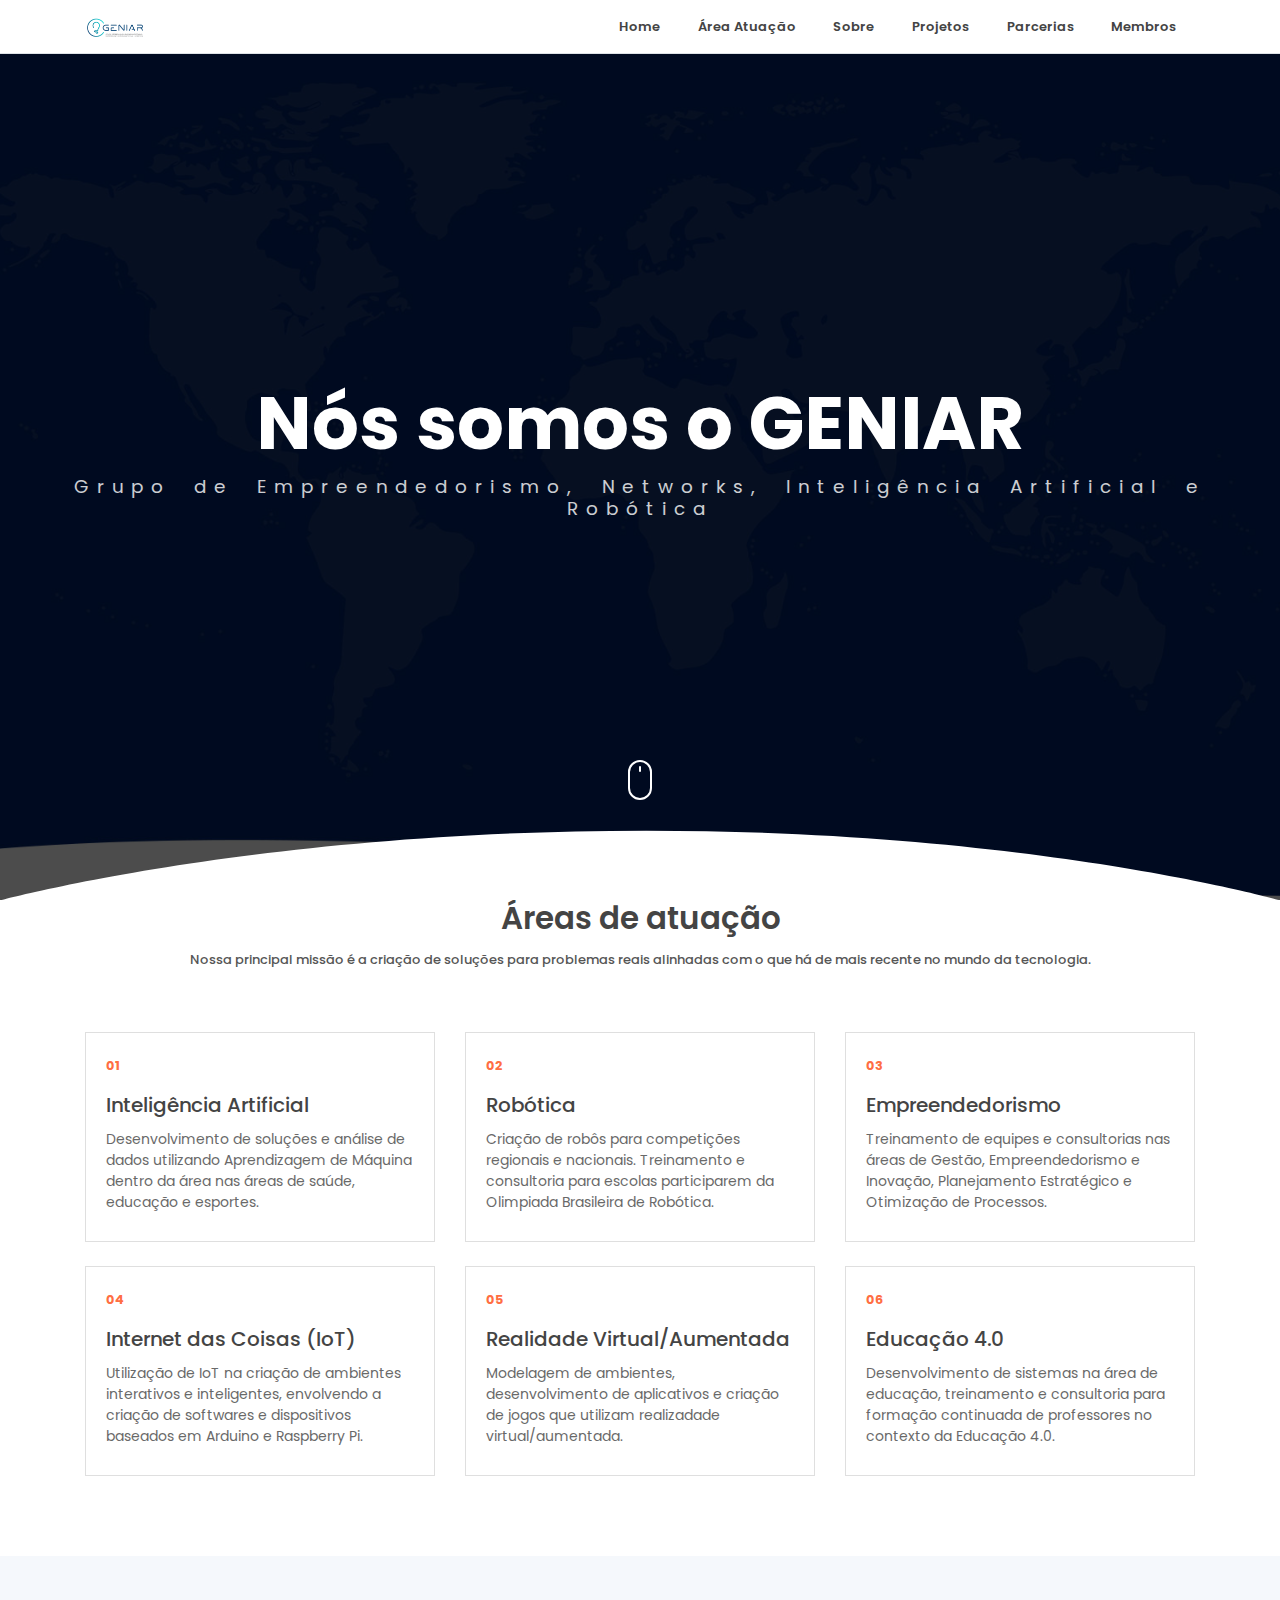
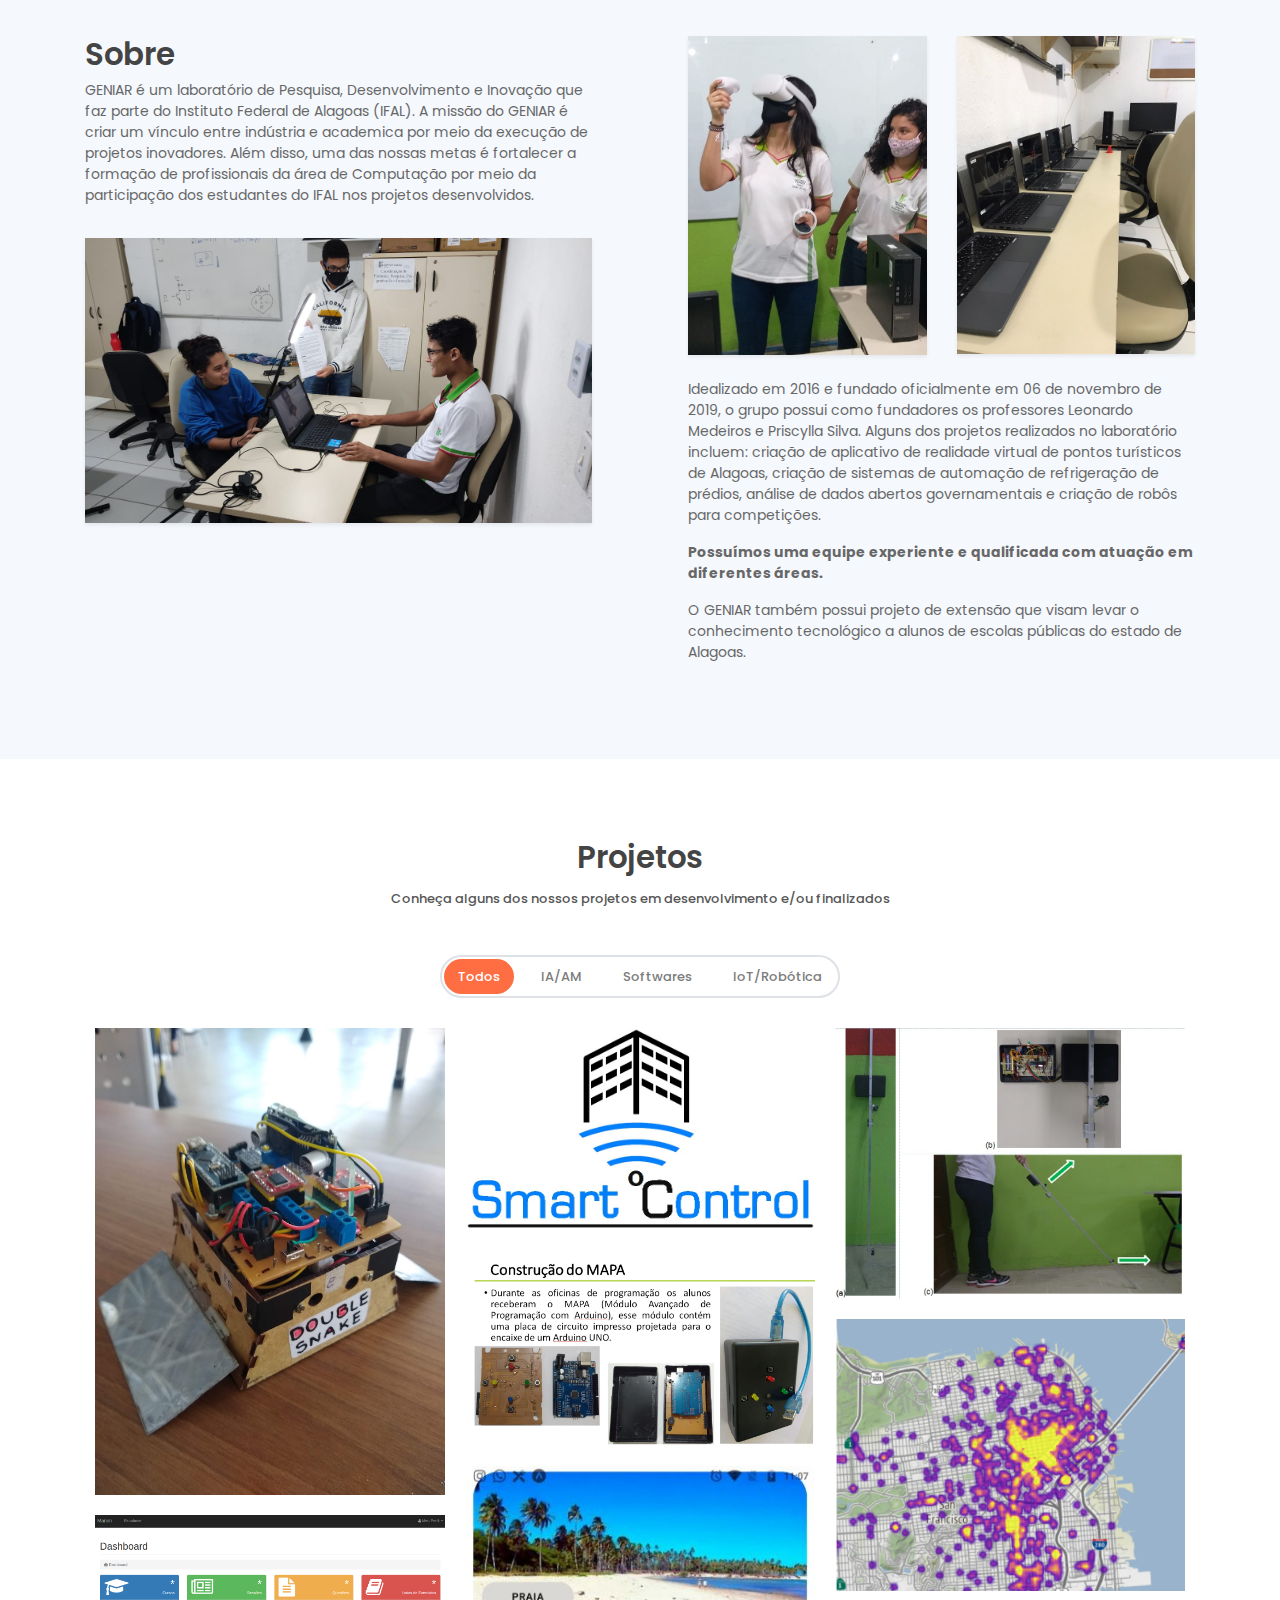
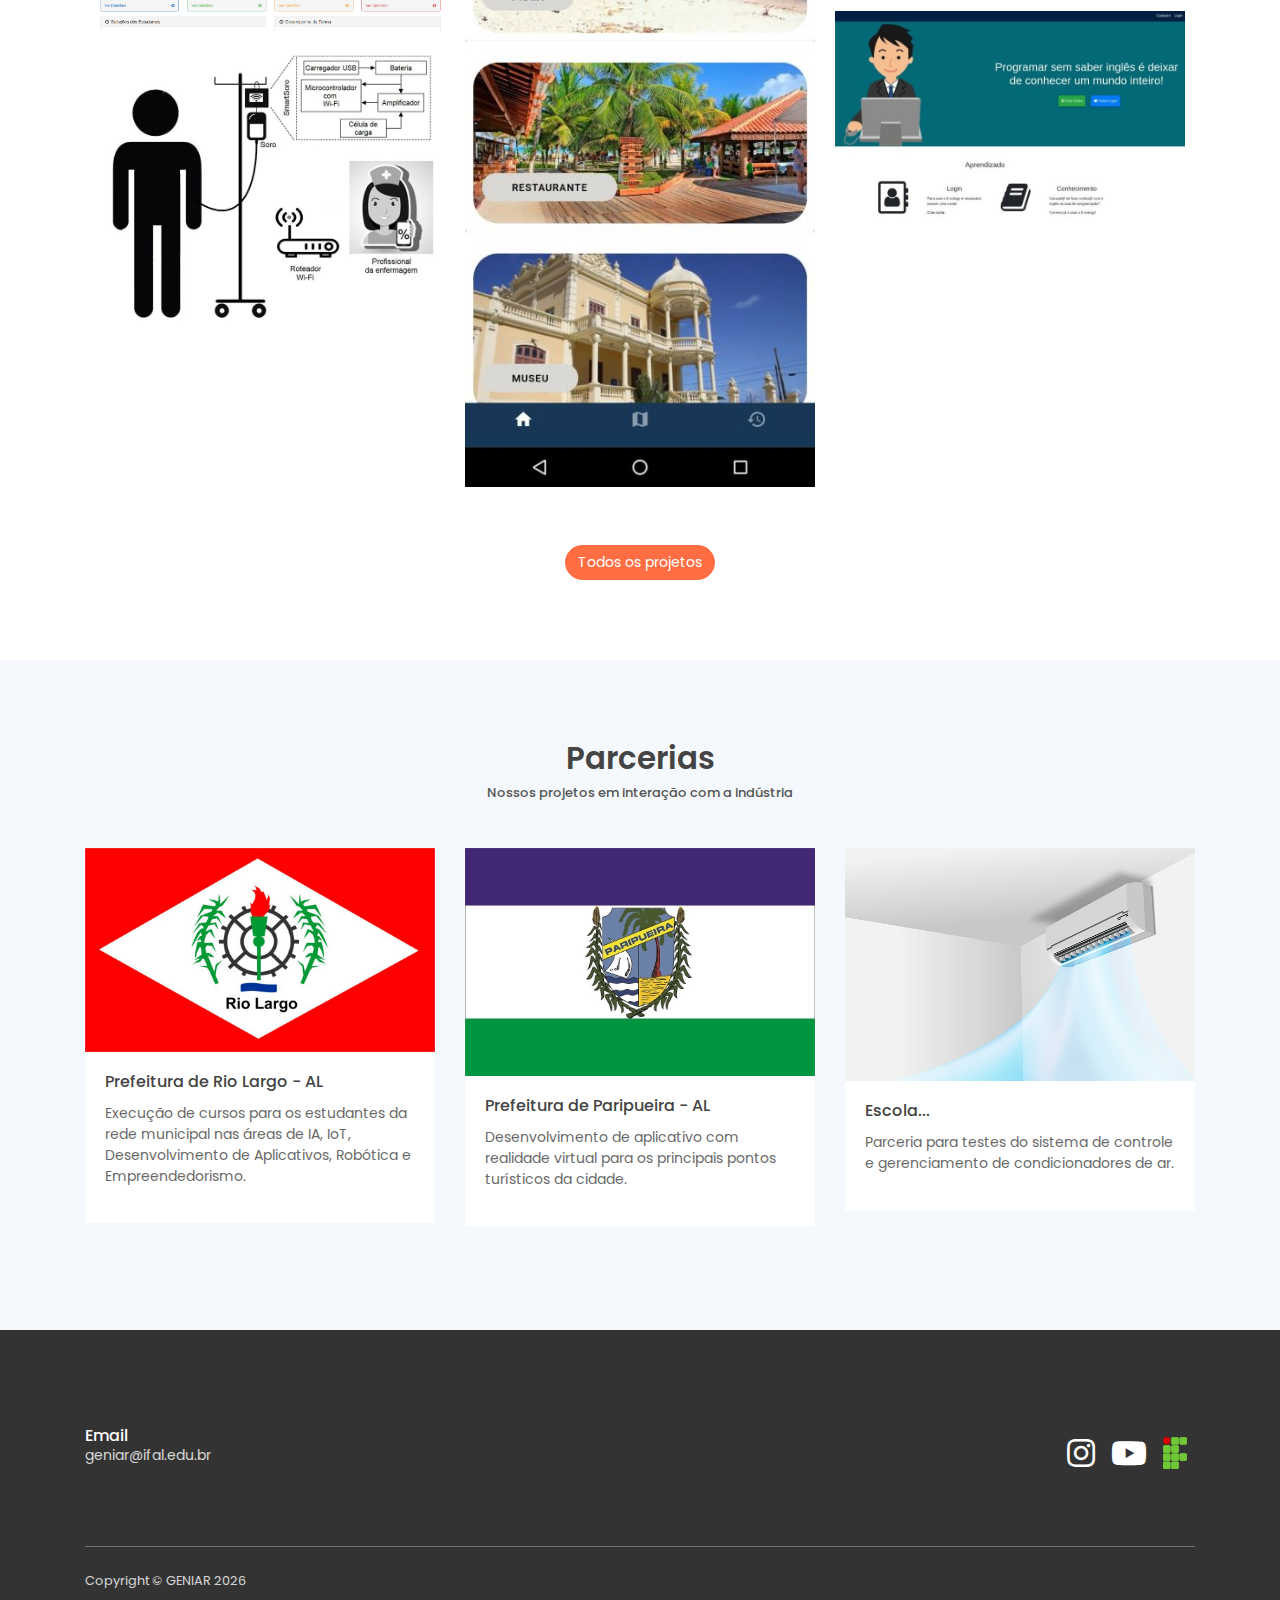
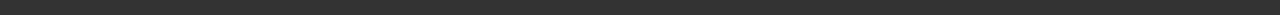
<file: index.html>
<!DOCTYPE html>
<html lang="en">
<head>
	<meta charset="utf-8">
    <meta name="viewport" content="width=device-width, initial-scale=1, shrink-to-fit=no">
    <meta name="description" content="Start your development with LeadMark landing page.">
    <meta name="author" content="Devcrud">
    <title>Geniar</title>
    <!-- font icons -->
    <link rel="stylesheet" href="assets/vendors/themify-icons/css/themify-icons.css">
    <!-- Font Awesome -->
    <link href="https://cdnjs.cloudflare.com/ajax/libs/font-awesome/5.10.0/css/all.min.css" rel="stylesheet">
    <!-- Bootstrap + LeadMark main styles -->
	<link rel="stylesheet" href="assets/css/leadmark.css">
</head>
<body data-spy="scroll" data-target=".navbar" data-offset="40" id="home">

    <!-- page Navigation -->
    <nav class="navbar custom-navbar navbar-expand-md navbar-light fixed-top" data-spy="affix" data-offset-top="-1">
        <div class="container">
            <a class="navbar-brand" href="#">
                <!-- <img src="assets/imgs/logo.svg" alt=""> -->
                <img src="assets/imgs/logo_geniar.png" alt="">
            </a>
            <button class="navbar-toggler ml-auto" type="button" data-toggle="collapse" data-target="#navbarSupportedContent" aria-controls="navbarSupportedContent" aria-expanded="false" aria-label="Toggle navigation">
                <span class="navbar-toggler-icon"></span>
            </button>
            <div class="collapse navbar-collapse" id="navbarSupportedContent">
                <ul class="navbar-nav ml-auto">                     
                    <li class="nav-item">
                        <a class="nav-link" href="#">Home</a>
                    </li>
                    <li class="nav-item">
                        <a class="nav-link" href="#service">Área Atuação</a>
                    </li>
                    <li class="nav-item">
                        <a class="nav-link" href="#about">Sobre</a>
                    </li>
                    <li class="nav-item">
                        <a class="nav-link" href="#portfolio">Projetos</a>
                    </li>
                    <li class="nav-item">
                        <a class="nav-link" href="#contact">Parcerias</a>
                    </li>
                    <li class="nav-item">
                        <a class="nav-link" href="members.html">Membros</a>
                    </li>
                </ul>
            </div>
        </div>
    </nav>
    <!-- End Of Second Navigation -->

    <!-- Page Header -->
    <header class="header">
        <div class="overlay">
            <!-- <h1 class="subtitle">LeadMark Landing Page</h1>
            <h1 class="title">We Are Creative</h1> -->
            <h1 class="title">Nós somos o GENIAR</h1>
            <h1 class="subtitle">Grupo de Empreendedorismo, Networks, Inteligência Artificial e Robótica</h1>  
        </div>  
        <div class="shape">
            <svg viewBox="0 0 1500 200">
                <path d="m 0,240 h 1500.4828 v -71.92164 c 0,0 -286.2763,-81.79324 -743.19024,-81.79324 C 300.37862,86.28512 0,168.07836 0,168.07836 Z"/>
            </svg>
        </div>  
        <div class="mouse-icon"><div class="wheel"></div></div>
    </header>
    <!-- End Of Page Header -->

    <!-- Service Section -->
    <section  id="service" class="section pt-0">
        <div class="container">
            <h6 class="section-title text-center">Áreas de atuação</h6>
            <h6 class="section-subtitle text-center mb-5 pb-3">Nossa principal missão é a criação de soluções para problemas reais alinhadas com o que há de mais recente no mundo da tecnologia.</h6>

            <div class="row">
                <div class="col-md-4">
                    <div class="card mb-4 mb-md-0">
                        <div class="card-body">
                            <small class="text-primary font-weight-bold">01</small>
                            <h5 class="card-title mt-3"> Inteligência Artificial <h5>
                            <p class="mb-0">Desenvolvimento de soluções e análise de dados utilizando Aprendizagem de Máquina dentro da área nas áreas de saúde, educação e esportes.</p>
                        </div>
                    </div>
                </div>
                <div class="col-md-4">
                    <div class="card mb-4 mb-md-0">
                        <div class="card-body">
                            <small class="text-primary font-weight-bold">02</small>
                            <h5 class="card-title mt-3">Robótica<h5>
                            <p class="mb-0">Criação de robôs para competições regionais e nacionais. Treinamento e consultoria para escolas participarem da Olimpiada Brasileira de Robótica.</p>
                        </div>
                    </div>
                </div>
                <div class="col-md-4">
                    <div class="card mb-4 mb-md-0">
                        <div class="card-body">
                            <small class="text-primary font-weight-bold">03</small>
                            <h5 class="card-title mt-3">Empreendedorismo<h5>
                            <p class="mb-0">Treinamento de equipes e consultorias nas áreas de Gestão, Empreendedorismo e Inovação, Planejamento Estratégico e Otimização de Processos.</p>
                        </div>
                    </div>
                </div>              
            </div>
            <br>
            <div class="row">
                <div class="col-md-4">
                    <div class="card mb-4 mb-md-0">
                        <div class="card-body">
                            <small class="text-primary font-weight-bold">04</small>
                            <h5 class="card-title mt-3"> Internet das Coisas (IoT) <h5>
                            <p class="mb-0">Utilização de IoT na criação de ambientes interativos e inteligentes, envolvendo a criação de softwares e dispositivos baseados em Arduino e Raspberry Pi.</p>
                        </div>
                    </div>
                </div>
                <div class="col-md-4">
                    <div class="card mb-4 mb-md-0">
                        <div class="card-body">
                            <small class="text-primary font-weight-bold">05</small>
                            <h5 class="card-title mt-3"> Realidade Virtual/Aumentada <h5>
                            <p class="mb-0">Modelagem de ambientes, desenvolvimento de aplicativos e criação de jogos que utilizam realizadade virtual/aumentada.</p>
                        </div>
                    </div>
                </div>
                <div class="col-md-4">
                    <div class="card mb-4 mb-md-0">
                        <div class="card-body">
                            <small class="text-primary font-weight-bold">06</small>
                            <h5 class="card-title mt-3"> Educação 4.0 <h5>
                            <p class="mb-0">Desenvolvimento de sistemas na área de educação, treinamento e consultoria para formação continuada de professores no contexto da Educação 4.0.</p>
                        </div>
                    </div>
                </div>              
            </div>
        </div>
    </section>
    <!-- End OF Service Section -->

    <!-- About Section -->
    <section class="section" id="about">
        <div class="container">
            <div class="row justify-content-between">
                <div class="col-md-6 pr-md-5 mb-4 mb-md-0">
                    <h6 class="section-title mb-0">Sobre</h6>
                    <!-- <h6 class="section-subtitle mb-4">Architecto provident deserunt</h6> -->
                    <p >GENIAR é um laboratório de Pesquisa, Desenvolvimento e Inovação que faz parte do Instituto Federal de Alagoas (IFAL). A missão do GENIAR é criar um vínculo entre indústria e academica por meio da execução de projetos inovadores. Além disso, uma das nossas metas é fortalecer a formação de profissionais da área de Computação por meio da participação dos estudantes do IFAL nos projetos desenvolvidos.</p>
                    <img src="assets/imgs/about.jpeg" alt="" class="w-100 mt-3 shadow-sm">
                </div>
                <div class="col-md-6 pl-md-5">
                    <div class="row">
                        <div class="col-6">
                            <img src="assets/imgs/about-1.jpeg" alt="" class="w-100 shadow-sm">
                        </div>
                        <div class="col-6">
                            <img src="assets/imgs/about-2.jpeg" alt="" class="w-100 shadow-sm">
                        </div>
                        <div class="col-12 mt-4">
                            <p>Idealizado em 2016 e fundado oficialmente em 06 de novembro de 2019, o grupo possui como fundadores os professores Leonardo Medeiros e Priscylla Silva. Alguns dos projetos realizados no laboratório incluem: criação de aplicativo de realidade virtual de pontos turísticos de Alagoas, criação de sistemas de automação de refrigeração de prédios, análise de dados abertos governamentais e criação de robôs para competições.</p>
                            <p><b>Possuímos uma equipe experiente e qualificada com atuação em diferentes áreas.</b><br>
                            </p>
                            <p>O GENIAR também possui projeto de extensão que visam levar o conhecimento tecnológico a alunos de escolas públicas do estado de Alagoas.</p>
                        </div>
                    </div>
                </div>
            </div>              
        </div>
    </section>
    <!-- End OF About Section -->

    <!-- Portfolio Section -->
    <section id="portfolio" class="section portfolio-section">
        <div class="container">
            <h6 class="section-title text-center">Projetos</h6>
            <h6 class="section-subtitle mb-5 text-center">Conheça alguns dos nossos projetos em desenvolvimento e/ou finalizados</h6>
            <div class="filters">
                <a href="#" data-filter=".new" class="active">
                    Todos
                </a>
                <a href="#" data-filter=".ia">
                    IA/AM
                </a>
                <a href="#" data-filter=".software">
                    Softwares
                </a>
                <a href="#" data-filter=".iot">
                    IoT/Robótica
                </a>
            </div>
            <div class="portfolio-container"> 
                <div class="col-md-6 col-lg-4 iot new">
                    <div class="portfolio-item">
                        <img src="assets/imgs/web-1.jpg" class="img-fluid" alt="Download free bootstrap 4 admin dashboard, free boootstrap 4 templates">
                        <div class="content-holder">
                            <a class="img-popup" href="assets/imgs/web-1.jpg"></a>
                            <div class="text-holder">
                                <h6 class="title">ROBÓTICA</h6>
                                <p class="subtitle">Mais de 10 robôs campeões regionais já foram criados nas categorias sumô e seguidor de linha.</p>
                            </div>
                        </div>   
                    </div>             
                </div>
                <div class="col-md-6 col-lg-4 iot new">
                    <div class="portfolio-item">
                        <img src="assets/imgs/web-2.jpeg" class="img-fluid" alt="Download free bootstrap 4 admin dashboard, free boootstrap 4 templates">
                        <div class="content-holder">
                            <a class="img-popup" href="assets/imgs/web-2.jpeg"></a>
                            <div class="text-holder">
                                <h6 class="title">IoT</h6>
                                <p class="subtitle">Sistema de controle e gerenciamento de condicionadores de ar.</p>
                            </div>
                        </div> 
                    </div>                         
                </div>
                <!--
                <div class="col-md-6 col-lg-4 ia">
                    <div class="portfolio-item">
                        <img src="assets/imgs/advertising-2.jpg" class="img-fluid" alt="Download free bootstrap 4 admin dashboard, free boootstrap 4 templates">                         
                        <div class="content-holder">
                            <a class="img-popup" href="assets/imgs/advertising-2.jpg"></a>
                            <div class="text-holder">
                                <h6 class="title">ADVERSTISING</h6>
                                <p class="subtitle">Expedita corporis doloremque velit in totam!</p>
                            </div>
                        </div>    
                    </div>              
                </div> 
                -->
                <div class="col-md-6 col-lg-4 iot new">
                    <div class="portfolio-item">
                        <img src="assets/imgs/web-4.jpeg" class="img-fluid" alt="Download free bootstrap 4 admin dashboard, free boootstrap 4 templates">
                        <div class="content-holder">
                            <a class="img-popup" href="assets/imgs/web-4.jpeg"></a>
                            <div class="text-holder">
                                <h6 class="title">ROBÓTICA</h6>
                                <p class="subtitle">Desenvolvimento de uma bengala eletrônica para melhorar a mobilidade de deficientes visuais</p>
                            </div>
                        </div>
                    </div>                                                     
                </div>
                <!--
                <div class="col-md-6 col-lg-4 ia"> 
                    <div class="portfolio-item">
                        <img src="assets/imgs/advertising-1.jpg" class="img-fluid" alt="Download free bootstrap 4 admin dashboard, free boootstrap 4 templates">                               
                        <div class="content-holder">
                            <a class="img-popup" href="assets/imgs/advertising-1.jpg"></a>
                            <div class="text-holder">
                                <h6 class="title">ADVERSITING</h6>
                                <p class="subtitle">Expedita corporis doloremque velit in totam!</p>
                            </div>
                        </div>
                    </div>                                                       
                </div> 
                -->
                <div class="col-md-6 col-lg-4 iot new">
                    <div class="portfolio-item">
                        <img src="assets/imgs/web-3.jpeg" class="img-fluid" alt="Download free bootstrap 4 admin dashboard, free boootstrap 4 templates">  
                       <div class="content-holder">
                            <a class="img-popup" href="assets/imgs/web-3.jpeg"></a>
                            <div class="text-holder">
                                <h6 class="title">ROBÓTICA</h6>
                                <p class="subtitle">MAPA: Módulo Avançado de Programação com Arduino, uma ferramenta de inicialização a robótica</p>
                            </div>
                        </div>
                    </div>                                                     
                </div>
                <!--
                <div class="col-md-6 col-lg-4 ia">
                    <div class="portfolio-item">
                        <img src="assets/imgs/advertising-3.jpg" class="img-fluid" alt="Download free bootstrap 4 admin dashboard, free boootstrap 4 templates">       
                       <div class="content-holder">
                            <a class="img-popup" href="assets/imgs/advertising-3.jpg"></a>
                            <div class="text-holder">
                                <h6 class="title">ADVERSITING</h6>
                                <p class="subtitle">Expedita corporis doloremque velit in totam!</p>
                            </div>
                        </div>
                    </div>                                                       
                </div> 
                -->
                <div class="col-md-6 col-lg-4 ia new"> 
                    <div class="portfolio-item">
                        <img src="assets/imgs/advertising-4.png" class="img-fluid" alt="Download free bootstrap 4 admin dashboard, free boootstrap 4 templates">            
                        <div class="content-holder">
                            <a class="img-popup" href="assets/imgs/advertising-4.png"></a>
                            <div class="text-holder">
                                <h6 class="title">INTELIGÊNCIA ARTIFICIAL</h6>
                                <p class="subtitle">Análise de padrões espaçotemporais de dados governamentais.</p>
                            </div>
                        </div>
                    </div>
                            
                </div> 
                <div class="col-md-6 col-lg-4 software new">
                    <div class="portfolio-item">
                        <img src="assets/imgs/branding-1.jpeg" class="img-fluid" alt="Download free bootstrap 4 admin dashboard, free boootstrap 4 templates">                        
                        <div class="content-holder">
                            <a class="img-popup" href="assets/imgs/branding-1.jpg"></a>
                            <div class="text-holder">
                                <h6 class="title">SOFTWARE</h6>
                                <p class="subtitle">EasyTravel Paris: Guia Turístico em uma plataforma móvel baseado em RV.</p>
                            </div>
                        </div> 
                    </div>
                </div> 
                <div class="col-md-6 col-lg-4 software new ia">
                    <div class="portfolio-item">
                        <img src="assets/imgs/branding-2.png" class="img-fluid" alt="Download free bootstrap 4 admin dashboard, free boootstrap 4 templates">  
                        <div class="content-holder">
                            <a class="img-popup" href="assets/imgs/branding-2.png"></a>
                            <div class="text-holder">
                                <h6 class="title">SOFTWARE</h6>
                                <p class="subtitle">Marvin: Sistema de resolução de exercícios de programação com mecanismo de feedback automático usando IA.</p>
                            </div>
                        </div>
                    </div>                                                     
                </div> 
                <div class="col-md-6 col-lg-4 software new">
                    <div class="portfolio-item">
                        <img src="assets/imgs/branding-3.jpg" class="img-fluid" alt="Download free bootstrap 4 admin dashboard, free boootstrap 4 templates">   
                        <div class="content-holder">
                            <a class="img-popup" href="assets/imgs/branding-3.jpg"></a>
                            <div class="text-holder">
                                <h6 class="title">SOFTWARE</h6>
                                <p class="subtitle">Aplicativo web para auxiliar professores na ensino de inglês instrumental para área de computação.</p>
                            </div>
                        </div>
                    </div>                                                    
                </div> 
                <div class="col-md-6 col-lg-4 iot new">
                    <div class="portfolio-item">
                        <img src="assets/imgs/web-5.jpeg" class="img-fluid" alt="Download free bootstrap 4 admin dashboard, free boootstrap 4 templates">                      
                        <div class="content-holder">
                            <a class="img-popup" href="assets/imgs/web-5.jpeg"></a>
                            <div class="text-holder">
                                <h6 class="title">IoT</h6>
                                <p class="subtitle">SmartSoro: sistema de monitoramento de soro hospitalar por aplicativo.</p>
                            </div>
                        </div>
                    </div>                                                      
                </div> 
                <!--
                <div class="col-md-6 col-lg-4 software">
                    <div class="portfolio-item">
                        <img src="assets/imgs/branding-5.jpg" class="img-fluid" alt="Download free bootstrap 4 admin dashboard, free boootstrap 4 templates">          
                        <div class="content-holder">
                            <a class="img-popup" href="assets/imgs/branding-5.jpg"></a>
                            <div class="text-holder">
                                <h6 class="title">BRANDING</h6>
                                <p class="subtitle">Expedita corporis doloremque velit in totam!</p>
                            </div>
                        </div>
                    </div>                                                   
                </div>
                -->
            </div> 
            <div class="d-flex justify-content-center mt-5">
                <a class="btn btn-primary rounded link-all-projects" href="projects.html">Todos os projetos</a>  
            </div>
        </div>            
    </section>
    <!-- End of portfolio section -->

    <!-- Blog Section -->
    <section class="section" id="blog">
        <div class="container">
            <h6 class="section-title mb-0 text-center">Parcerias</h6>
            <h6 class="section-subtitle mb-5 text-center">Nossos projetos em interação com a indústria</h6>

            <div class="row">
                <div class="col-md-4">
                    <div class="card border-0 mb-4">
                        <img src="assets/imgs/Bandeira_de_Rio_Largo.png" alt="" class="card-img-top w-100">
                        <div class="card-body">                         
                            <h6 class="card-title">Prefeitura de Rio Largo - AL</h6>
                            <p>Execução de cursos para os estudantes da rede municipal nas áreas de IA, IoT, Desenvolvimento de Aplicativos, Robótica e Empreendedorismo.</p>
                            <!-- <a href="javascript:void(0)" class="small text-muted">Go To The Article</a> -->
                        </div>
                    </div>
                </div>
                <div class="col-md-4">
                    <div class="card border-0 mb-4">
                        <img src="assets/imgs/Bandeira_de_Paripueira.jpg" alt="" class="card-img-top w-100">
                        <div class="card-body">                         
                            <h6 class="card-title">Prefeitura de Paripueira - AL</h5>
                            <p>Desenvolvimento de aplicativo com realidade virtual para os principais pontos turísticos da cidade.</p>
                            <!-- <a href="javascript:void(0)" class="small text-muted">Go To The Article</a> -->
                        </div>
                    </div>
                </div>
                <div class="col-md-4">
                    <div class="card border-0 mb-4">
                        <img src="assets/imgs/air-conditioner.jpg" alt="" class="card-img-top w-100">
                        <div class="card-body">                         
                            <h6 class="card-title">Escola...</h6>
                            <p>Parceria para testes do sistema de controle e gerenciamento de condicionadores de ar.</p>
                            <!-- <a href="javascript:void(0)" class="small text-muted">Go To The Article</a> -->
                        </div>
                    </div>
                </div>
            </div>
        </div>
    </section>
    <!-- End of Blog Section -->

    <!-- Testmonial Section -->
    <!--
    <section class="section" id="testmonial">
        <div class="container">
            <h6 class="section-title text-center mb-0">Testmonials</h6>
            <h6 class="section-subtitle mb-5 text-center">What Our Clients Says</h6>
            <div class="row">
                <div class="col-md-4 my-3 my-md-0">
                    <div class="card">
                        <div class="card-body">
                            <div class="media align-items-center mb-3">
                                <img class="mr-3" src="assets/imgs/avatar.jpg" alt="">
                                <div class="media-body">
                                    <h6 class="mt-1 mb-0">John Doe</h6>
                                    <small class="text-muted mb-0">Business Analyst</small>     
                                </div>
                            </div>
                            <p class="mb-0">Lorem ipsum dolor sit amet, consectetur adipisicing elit. Delectus enim modi, id dicta reiciendis itaque.</p>
                        </div>
                    </div>
                </div>
                <div class="col-md-4 my-3 my-md-0">
                    <div class="card">
                        <div class="card-body">
                            <div class="media align-items-center mb-3">
                                <img class="mr-3" src="assets/imgs/avatar-1.jpg" alt="">
                                <div class="media-body">
                                    <h6 class="mt-1 mb-0">Maria Garcia</h6>
                                    <small class="text-muted mb-0">Insurance Agent</small>      
                                </div>
                            </div>
                            <p class="mb-0">Lorem ipsum dolor sit amet, consectetur adipisicing elit. Delectus enim modi, id dicta reiciendis itaque.</p>
                        </div>
                    </div>
                </div>
                <div class="col-md-4 my-3 my-md-0">
                    <div class="card">
                        <div class="card-body">
                            <div class="media align-items-center mb-3">
                                <img class="mr-3" src="assets/imgs/avatar-2.jpg" alt="">
                                <div class="media-body">
                                    <h6 class="mt-1 mb-0">Mason Miller</h6>
                                    <small class="text-muted mb-0">Residential Appraiser</small>        
                                </div>
                            </div>
                            <p class="mb-0">Lorem ipsum dolor sit amet, consectetur adipisicing elit. Delectus enim modi, id dicta reiciendis itaque.</p>
                        </div>
                    </div>
                </div>
            </div>
        </div>
    </section>
    -->
    <!-- End of Testmonial Section -->

    <!-- Contact Section -->
    <section id="contact" class="section has-img-bg pb-0">
        <div class="container">
            <div class="row align-items-center">
                <div class="col-md-7 my-3">
                    <!--
                    <h6 class="mb-0">Phone</h6>
                    <p class="mb-4">+ 123-456-7890</p>

                    <h6 class="mb-0">Address</h6>
                    <p class="mb-4">12345 Fake ST NoWhere AB Country</p>
                    -->

                    <h6 class="mb-0">Email</h6>
                    <p class="mb-0">geniar@ifal.edu.br</p>
                    <p></p>
                </div>
                <div class="col-md-5">
                    <div class="social-links d-flex">
                        <a class="mx-1 p-1" href="https://www.instagram.com/geniarifal/" target="_blank"><i class="fab fa-instagram fa-2x"></i></a>
                        <a class="mx-1 p-1" href="https://www.youtube.com/channel/UCTyrHtY5Oad5Tcm8Pr8_Cqg" target="_blank"><i class="fab fa-youtube fa-2x"></i></a>
                        <a class="mx-1 p-1" href="https://www2.ifal.edu.br/" target="_blank">
                            <img src="assets/imgs/if.png" alt="LOGO IFAL"/>
                        </a>
                    </div>
                </div>
            </div>
            <!-- Page Footer -->
            <footer class="mt-5 py-4 border-top border-secondary">
                <p class="mb-0 small">Copyright &copy; GENIAR <script>document.write(new Date().getFullYear())</script></p>
            </footer>
            <!-- End of Page Footer -->  
        </div>
    </section>
	
	<!-- core  -->
    <script src="assets/vendors/jquery/jquery-3.4.1.js"></script>
    <script src="assets/vendors/bootstrap/bootstrap.bundle.js"></script>

    <!-- bootstrap 3 affix -->
	<script src="assets/vendors/bootstrap/bootstrap.affix.js"></script>

    <!-- Isotope -->
    <script src="assets/vendors/isotope/isotope.pkgd.js"></script>

    <!-- LeadMark js -->
    <script src="assets/js/leadmark.js"></script>

</body>
</html>
</file>
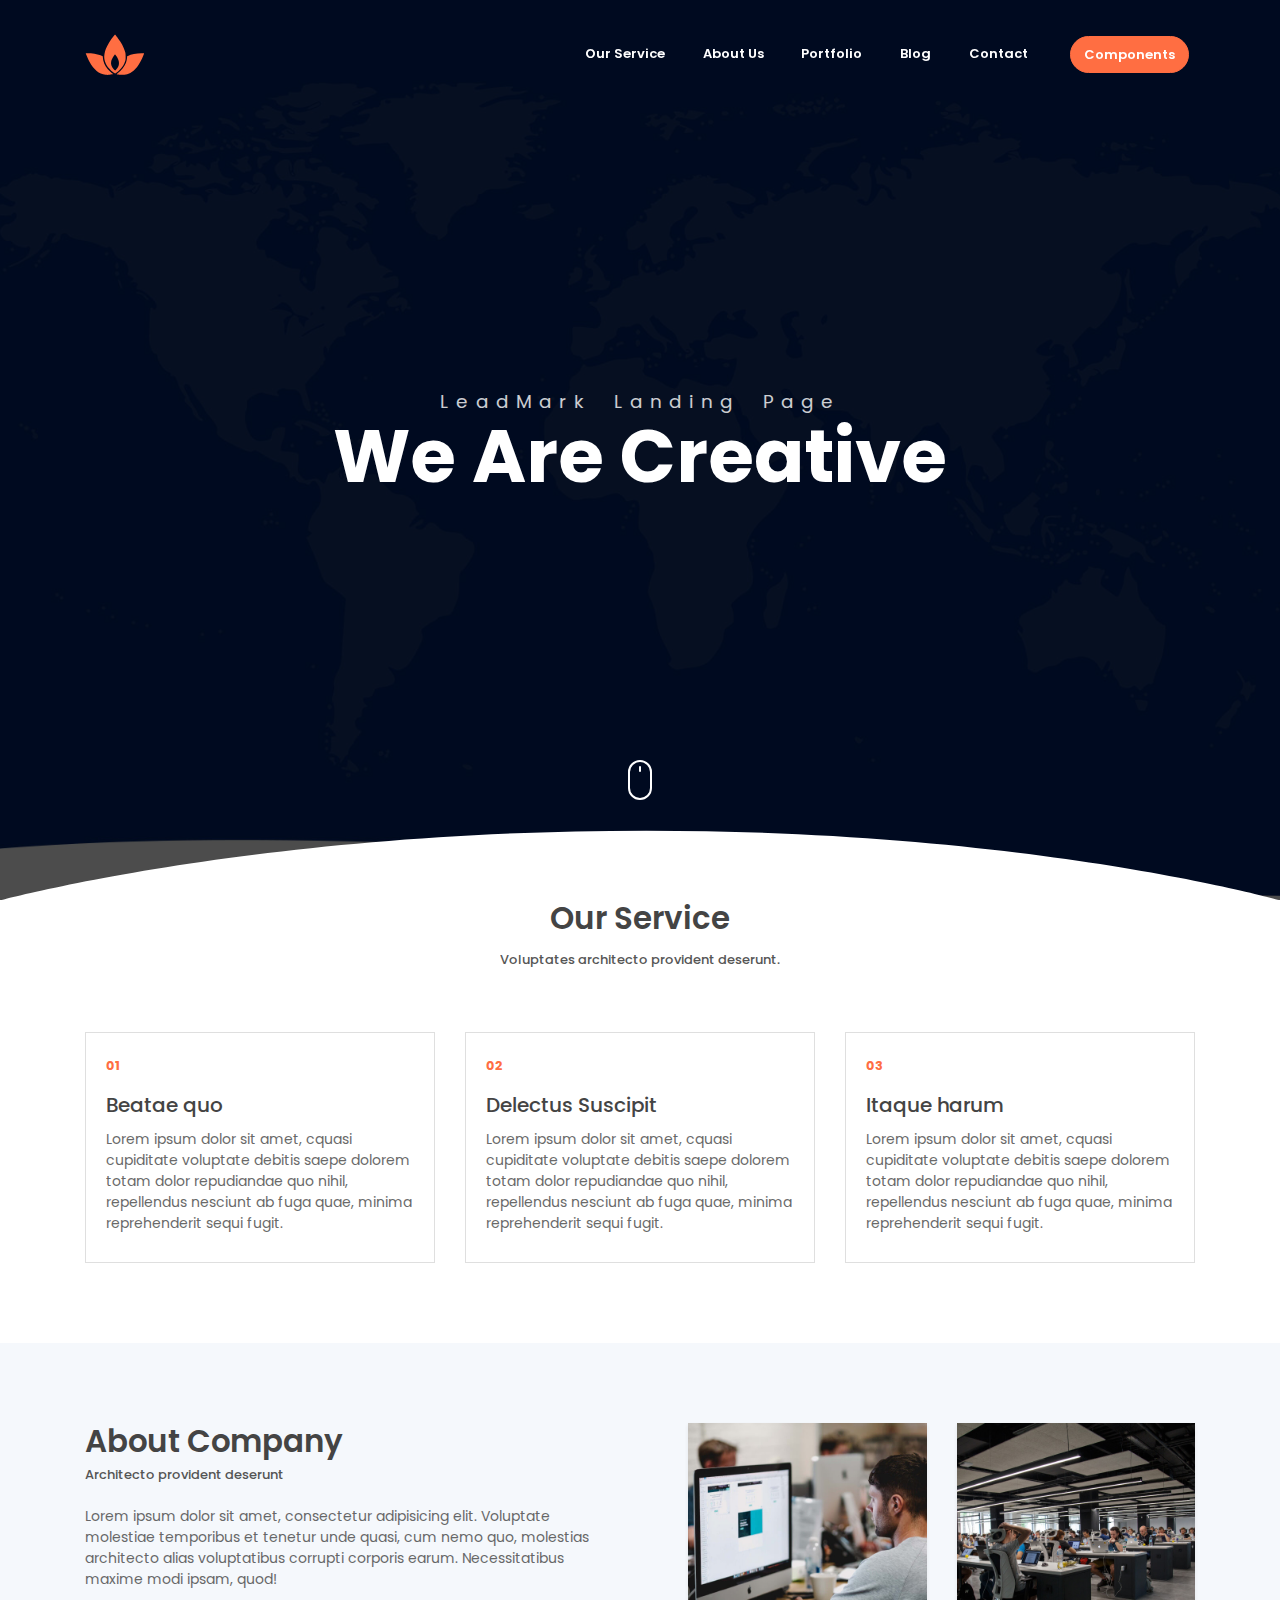
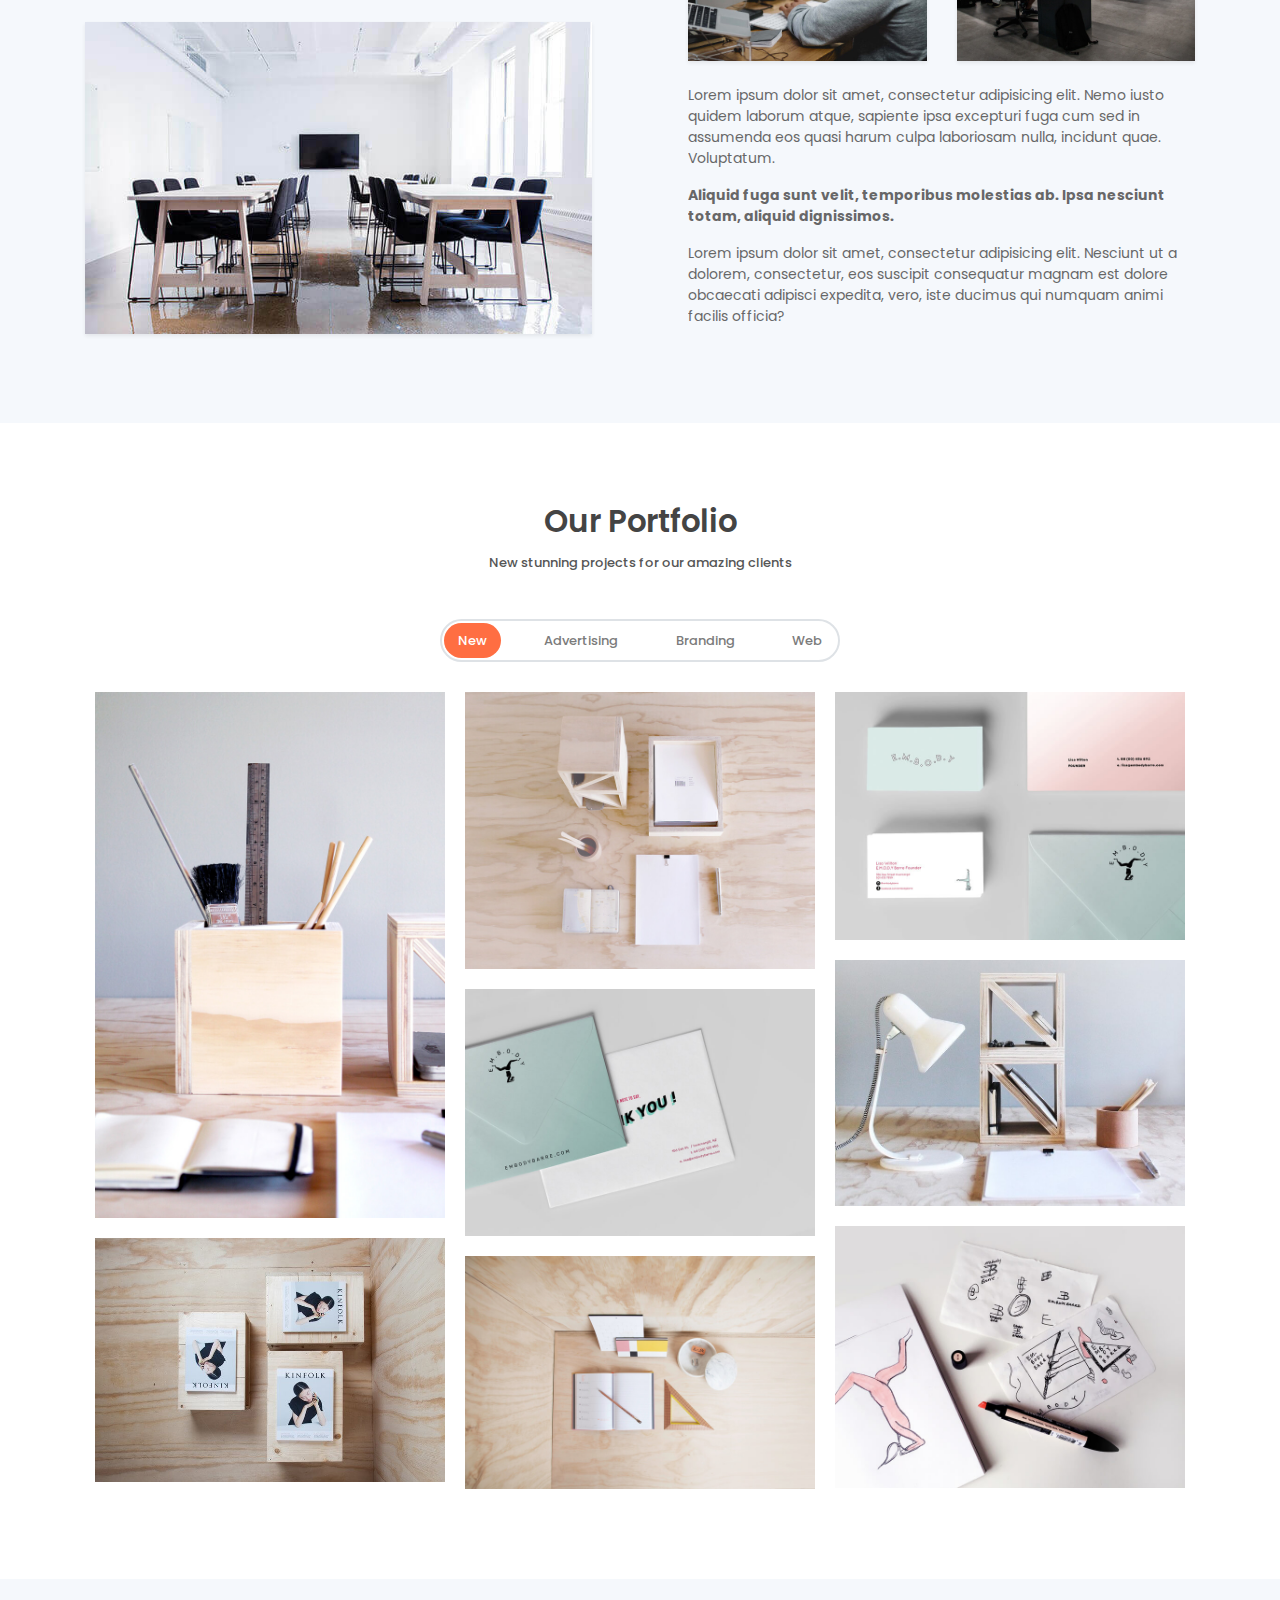
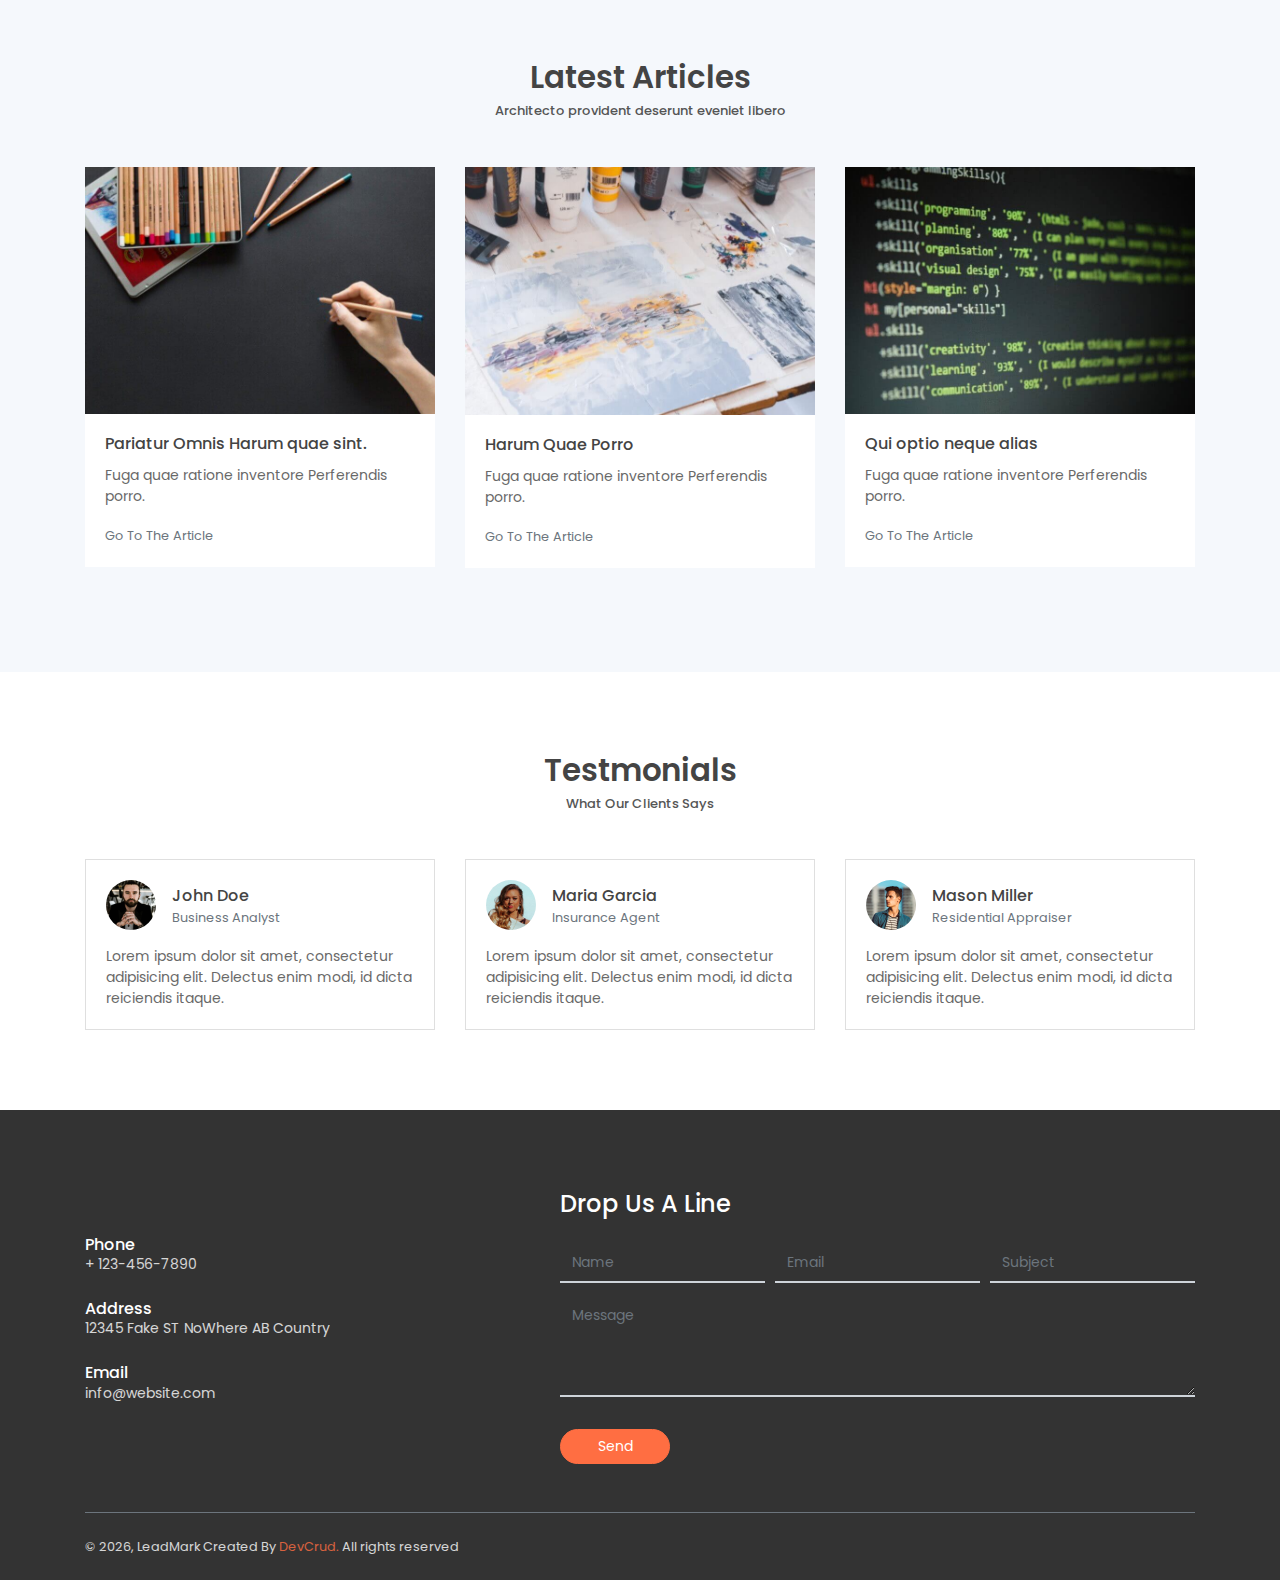
<file: public_html/index.html>
<!DOCTYPE html>
<html lang="en">
<head>
	<meta charset="utf-8">
    <meta name="viewport" content="width=device-width, initial-scale=1, shrink-to-fit=no">
    <meta name="description" content="Start your development with LeadMark landing page.">
    <meta name="author" content="Devcrud">
    <title>LeadMark Landing page | Free Bootstrap 4.3.x landing page</title>
    <!-- font icons -->
    <link rel="stylesheet" href="assets/vendors/themify-icons/css/themify-icons.css">
    <!-- Bootstrap + LeadMark main styles -->
	<link rel="stylesheet" href="assets/css/leadmark.css">
</head>
<body data-spy="scroll" data-target=".navbar" data-offset="40" id="home">

    <!-- page Navigation -->
    <nav class="navbar custom-navbar navbar-expand-md navbar-light fixed-top" data-spy="affix" data-offset-top="10">
        <div class="container">
            <a class="navbar-brand" href="#">
                <img src="assets/imgs/logo.svg" alt="">
            </a>
            <button class="navbar-toggler ml-auto" type="button" data-toggle="collapse" data-target="#navbarSupportedContent" aria-controls="navbarSupportedContent" aria-expanded="false" aria-label="Toggle navigation">
                <span class="navbar-toggler-icon"></span>
            </button>
            <div class="collapse navbar-collapse" id="navbarSupportedContent">
                <ul class="navbar-nav ml-auto">                     
                    <li class="nav-item">
                        <a class="nav-link" href="#service">Our Service</a>
                    </li>
                    <li class="nav-item">
                        <a class="nav-link" href="#about">About Us</a>
                    </li>
                    <li class="nav-item">
                        <a class="nav-link" href="#portfolio">Portfolio</a>
                    </li>
                    <li class="nav-item">
                        <a class="nav-link" href="#blog">Blog</a>
                    </li>
                    <li class="nav-item">
                        <a class="nav-link" href="#contact">Contact</a>
                    </li>
                    <li class="nav-item">
                        <a href="components.html" class="ml-4 nav-link btn btn-primary btn-sm rounded">Components</a>
                    </li>
                </ul>
            </div>
        </div>
    </nav>
    <!-- End Of Second Navigation -->

    <!-- Page Header -->
    <header class="header">
        <div class="overlay">
            <h1 class="subtitle">LeadMark Landing Page</h1>
            <h1 class="title">We Are Creative</h1>  
        </div>  
        <div class="shape">
            <svg viewBox="0 0 1500 200">
                <path d="m 0,240 h 1500.4828 v -71.92164 c 0,0 -286.2763,-81.79324 -743.19024,-81.79324 C 300.37862,86.28512 0,168.07836 0,168.07836 Z"/>
            </svg>
        </div>  
        <div class="mouse-icon"><div class="wheel"></div></div>
    </header>
    <!-- End Of Page Header -->

    <!-- Service Section -->
    <section  id="service" class="section pt-0">
        <div class="container">
            <h6 class="section-title text-center">Our Service</h6>
            <h6 class="section-subtitle text-center mb-5 pb-3">Voluptates architecto provident deserunt.</h6>

            <div class="row">
                <div class="col-md-4">
                    <div class="card mb-4 mb-md-0">
                        <div class="card-body">
                            <small class="text-primary font-weight-bold">01</small>
                            <h5 class="card-title mt-3"> Beatae quo <h5>
                            <p class="mb-0">Lorem ipsum dolor sit amet, cquasi cupiditate voluptate debitis saepe dolorem totam dolor repudiandae quo nihil, repellendus nesciunt ab fuga quae, minima reprehenderit sequi fugit.</p>
                        </div>
                    </div>
                </div>
                <div class="col-md-4">
                    <div class="card mb-4 mb-md-0">
                        <div class="card-body">
                            <small class="text-primary font-weight-bold">02</small>
                            <h5 class="card-title mt-3">Delectus Suscipit<h5>
                            <p class="mb-0">Lorem ipsum dolor sit amet, cquasi cupiditate voluptate debitis saepe dolorem totam dolor repudiandae quo nihil, repellendus nesciunt ab fuga quae, minima reprehenderit sequi fugit.</p>
                        </div>
                    </div>
                </div>
                <div class="col-md-4">
                    <div class="card mb-4 mb-md-0">
                        <div class="card-body">
                            <small class="text-primary font-weight-bold">03</small>
                            <h5 class="card-title mt-3">Itaque harum<h5>
                            <p class="mb-0">Lorem ipsum dolor sit amet, cquasi cupiditate voluptate debitis saepe dolorem totam dolor repudiandae quo nihil, repellendus nesciunt ab fuga quae, minima reprehenderit sequi fugit.</p>
                        </div>
                    </div>
                </div>              
            </div>
        </div>
    </section>
    <!-- End OF Service Section -->

    <!-- About Section -->
    <section class="section" id="about">
        <div class="container">
            <div class="row justify-content-between">
                <div class="col-md-6 pr-md-5 mb-4 mb-md-0">
                    <h6 class="section-title mb-0">About Company</h6>
                    <h6 class="section-subtitle mb-4">Architecto provident deserunt</h6>
                    <p >Lorem ipsum dolor sit amet, consectetur adipisicing elit. Voluptate molestiae temporibus et tenetur unde quasi, cum nemo quo, molestias architecto alias voluptatibus corrupti corporis earum. Necessitatibus maxime modi ipsam, quod!</p>
                    <img src="assets/imgs/about.jpg" alt="" class="w-100 mt-3 shadow-sm">
                </div>
                <div class="col-md-6 pl-md-5">
                    <div class="row">
                        <div class="col-6">
                            <img src="assets/imgs/about-1.jpg" alt="" class="w-100 shadow-sm">
                        </div>
                        <div class="col-6">
                            <img src="assets/imgs/about-2.jpg" alt="" class="w-100 shadow-sm">
                        </div>
                        <div class="col-12 mt-4">
                            <p>Lorem ipsum dolor sit amet, consectetur adipisicing elit. Nemo iusto quidem laborum atque, sapiente ipsa excepturi fuga cum sed in assumenda eos quasi harum culpa laboriosam nulla, incidunt quae. Voluptatum.</p>
                            <p><b>Aliquid fuga sunt velit, temporibus molestias ab. Ipsa nesciunt totam, aliquid dignissimos.</b><br>
                            </p>
                            <p>Lorem ipsum dolor sit amet, consectetur adipisicing elit. Nesciunt ut a dolorem, consectetur, eos suscipit consequatur magnam est dolore obcaecati adipisci expedita, vero, iste ducimus qui numquam animi facilis officia?</p>
                        </div>
                    </div>
                </div>
            </div>              
        </div>
    </section>
    <!-- End OF About Section -->

    <!-- Portfolio Section -->
    <section id="portfolio" class="section portfolio-section">
        <div class="container">
            <h6 class="section-title text-center">Our Portfolio</h6>
            <h6 class="section-subtitle mb-5 text-center">New stunning projects for our amazing clients</h6>
            <div class="filters">
                <a href="#" data-filter=".new" class="active">
                    New
                </a>
                <a href="#" data-filter=".advertising">
                    Advertising
                </a>
                <a href="#" data-filter=".branding">
                    Branding
                </a>
                <a href="#" data-filter=".web">
                    Web
                </a>
            </div>
            <div class="portfolio-container"> 
                <div class="col-md-6 col-lg-4 web new">
                    <div class="portfolio-item">
                        <img src="assets/imgs/web-1.jpg" class="img-fluid" alt="Download free bootstrap 4 admin dashboard, free boootstrap 4 templates">
                        <div class="content-holder">
                            <a class="img-popup" href="assets/imgs/web-1.jpg"></a>
                            <div class="text-holder">
                                <h6 class="title">WEB</h6>
                                <p class="subtitle">Expedita corporis doloremque velit in totam!</p>
                            </div>
                        </div>   
                    </div>             
                </div>
                <div class="col-md-6 col-lg-4 web new">
                    <div class="portfolio-item">
                        <img src="assets/imgs/web-2.jpg" class="img-fluid" alt="Download free bootstrap 4 admin dashboard, free boootstrap 4 templates">
                        <div class="content-holder">
                            <a class="img-popup" href="assets/imgs/web-2.jpg"></a>
                            <div class="text-holder">
                                <h6 class="title">WEB</h6>
                                <p class="subtitle">Expedita corporis doloremque velit in totam!</p>
                            </div>
                        </div> 
                    </div>                         
                </div>
                <div class="col-md-6 col-lg-4 advertising new">
                    <div class="portfolio-item">
                        <img src="assets/imgs/advertising-2.jpg" class="img-fluid" alt="Download free bootstrap 4 admin dashboard, free boootstrap 4 templates">                         
                        <div class="content-holder">
                            <a class="img-popup" href="assets/imgs/advertising-2.jpg"></a>
                            <div class="text-holder">
                                <h6 class="title">ADVERSTISING</h6>
                                <p class="subtitle">Expedita corporis doloremque velit in totam!</p>
                            </div>
                        </div>    
                    </div>              
                </div> 
                <div class="col-md-6 col-lg-4 web">
                    <div class="portfolio-item">
                        <img src="assets/imgs/web-4.jpg" class="img-fluid" alt="Download free bootstrap 4 admin dashboard, free boootstrap 4 templates">
                        <div class="content-holder">
                            <a class="img-popup" href="assets/imgs/web-4.jpg"></a>
                            <div class="text-holder">
                                <h6 class="title">WEB</h6>
                                <p class="subtitle">Expedita corporis doloremque velit in totam!</p>
                            </div>
                        </div>
                    </div>                                                     
                </div>

                <div class="col-md-6 col-lg-4 advertising"> 
                    <div class="portfolio-item">
                        <img src="assets/imgs/advertising-1.jpg" class="img-fluid" alt="Download free bootstrap 4 admin dashboard, free boootstrap 4 templates">                               
                        <div class="content-holder">
                            <a class="img-popup" href="assets/imgs/advertising-1.jpg"></a>
                            <div class="text-holder">
                                <h6 class="title">ADVERSITING</h6>
                                <p class="subtitle">Expedita corporis doloremque velit in totam!</p>
                            </div>
                        </div>
                    </div>                                                       
                </div> 
                <div class="col-md-6 col-lg-4 web new">
                    <div class="portfolio-item">
                        <img src="assets/imgs/web-3.jpg" class="img-fluid" alt="Download free bootstrap 4 admin dashboard, free boootstrap 4 templates">  
                       <div class="content-holder">
                            <a class="img-popup" href="assets/imgs/web-3.jpg"></a>
                            <div class="text-holder">
                                <h6 class="title">WEB</h6>
                                <p class="subtitle">Expedita corporis doloremque velit in totam!</p>
                            </div>
                        </div>
                    </div>                                                     
                </div>
                <div class="col-md-6 col-lg-4 advertising new">
                    <div class="portfolio-item">
                        <img src="assets/imgs/advertising-3.jpg" class="img-fluid" alt="Download free bootstrap 4 admin dashboard, free boootstrap 4 templates">       
                       <div class="content-holder">
                            <a class="img-popup" href="assets/imgs/advertising-3.jpg"></a>
                            <div class="text-holder">
                                <h6 class="title">ADVERSITING</h6>
                                <p class="subtitle">Expedita corporis doloremque velit in totam!</p>
                            </div>
                        </div>
                    </div>                                                       
                </div> 
                <div class="col-md-6 col-lg-4 advertising new"> 
                    <div class="portfolio-item">
                        <img src="assets/imgs/advertising-4.jpg" class="img-fluid" alt="Download free bootstrap 4 admin dashboard, free boootstrap 4 templates">            
                        <div class="content-holder">
                            <a class="img-popup" href="assets/imgs/advertising-4.jpg"></a>
                            <div class="text-holder">
                                <h6 class="title">ADVERTISING</h6>
                                <p class="subtitle">Expedita corporis doloremque velit in totam!</p>
                            </div>
                        </div>
                    </div>
                            
                </div> 
                <div class="col-md-6 col-lg-4 branding new">
                    <div class="portfolio-item">
                        <img src="assets/imgs/branding-1.jpg" class="img-fluid" alt="Download free bootstrap 4 admin dashboard, free boootstrap 4 templates">                        
                        <div class="content-holder">
                            <a class="img-popup" href="assets/imgs/branding-1.jpg"></a>
                            <div class="text-holder">
                                <h6 class="title">BRANDING</h6>
                                <p class="subtitle">Expedita corporis doloremque velit in totam!</p>
                            </div>
                        </div> 
                    </div>
                </div> 
                <div class="col-md-6 col-lg-4 branding">
                    <div class="portfolio-item">
                        <img src="assets/imgs/branding-2.jpg" class="img-fluid" alt="Download free bootstrap 4 admin dashboard, free boootstrap 4 templates">  
                        <div class="content-holder">
                            <a class="img-popup" href="assets/imgs/branding-2.jpg"></a>
                            <div class="text-holder">
                                <h6 class="title">BRANDING</h6>
                                <p class="subtitle">Expedita corporis doloremque velit in totam!</p>
                            </div>
                        </div>
                    </div>                                                     
                </div> 
                <div class="col-md-6 col-lg-4 branding new">
                    <div class="portfolio-item">
                        <img src="assets/imgs/branding-3.jpg" class="img-fluid" alt="Download free bootstrap 4 admin dashboard, free boootstrap 4 templates">   
                        <div class="content-holder">
                            <a class="img-popup" href="assets/imgs/branding-3.jpg"></a>
                            <div class="text-holder">
                                <h6 class="title">BRANDING</h6>
                                <p class="subtitle">Expedita corporis doloremque velit in totam!</p>
                            </div>
                        </div>
                    </div>                                                    
                </div> 
                <div class="col-md-6 col-lg-4 branding">
                    <div class="portfolio-item">
                        <img src="assets/imgs/branding-4.jpg" class="img-fluid" alt="Download free bootstrap 4 admin dashboard, free boootstrap 4 templates">                      
                        <div class="content-holder">
                            <a class="img-popup" href="assets/imgs/branding-4.jpg"></a>
                            <div class="text-holder">
                                <h6 class="title">BRANDING</h6>
                                <p class="subtitle">Expedita corporis doloremque velit in totam!</p>
                            </div>
                        </div>
                    </div>                                                      
                </div> 
                <div class="col-md-6 col-lg-4 branding">
                    <div class="portfolio-item">
                        <img src="assets/imgs/branding-5.jpg" class="img-fluid" alt="Download free bootstrap 4 admin dashboard, free boootstrap 4 templates">          
                        <div class="content-holder">
                            <a class="img-popup" href="assets/imgs/branding-5.jpg"></a>
                            <div class="text-holder">
                                <h6 class="title">BRANDING</h6>
                                <p class="subtitle">Expedita corporis doloremque velit in totam!</p>
                            </div>
                        </div>
                    </div>                                                   
                </div>
            </div>   
        </div>            
    </section>
    <!-- End of portfolio section -->

    <!-- Blog Section -->
    <section class="section" id="blog">
        <div class="container">
            <h6 class="section-title mb-0 text-center">Latest Articles</h6>
            <h6 class="section-subtitle mb-5 text-center">Architecto provident deserunt eveniet libero</h6>

            <div class="row">
                <div class="col-md-4">
                    <div class="card border-0 mb-4">
                        <img src="assets/imgs/blog-1.jpg" alt="" class="card-img-top w-100">
                        <div class="card-body">                         
                            <h6 class="card-title">Pariatur Omnis Harum quae sint.</h6>
                            <p>Fuga quae ratione inventore Perferendis porro.</p>
                            <a href="javascript:void(0)" class="small text-muted">Go To The Article</a>
                        </div>
                    </div>
                </div>
                <div class="col-md-4">
                    <div class="card border-0 mb-4">
                        <img src="assets/imgs/blog-2.jpg" alt="" class="card-img-top w-100">
                        <div class="card-body">                         
                            <h6 class="card-title"> Harum Quae Porro</h5>
                            <p>Fuga quae ratione inventore Perferendis porro.</p>
                            <a href="javascript:void(0)" class="small text-muted">Go To The Article</a>
                        </div>
                    </div>
                </div>
                <div class="col-md-4">
                    <div class="card border-0 mb-4">
                        <img src="assets/imgs/blog-3.jpg" alt="" class="card-img-top w-100">
                        <div class="card-body">                         
                            <h6 class="card-title">Qui optio neque alias</h6>
                            <p>Fuga quae ratione inventore Perferendis porro.</p>
                            <a href="javascript:void(0)" class="small text-muted">Go To The Article</a>
                        </div>
                    </div>
                </div>
            </div>
        </div>
    </section>
    <!-- End of Blog Section -->

    <!-- Testmonial Section -->
    <section class="section" id="testmonial">
        <div class="container">
            <h6 class="section-title text-center mb-0">Testmonials</h6>
            <h6 class="section-subtitle mb-5 text-center">What Our Clients Says</h6>
            <div class="row">
                <div class="col-md-4 my-3 my-md-0">
                    <div class="card">
                        <div class="card-body">
                            <div class="media align-items-center mb-3">
                                <img class="mr-3" src="assets/imgs/avatar.jpg" alt="">
                                <div class="media-body">
                                    <h6 class="mt-1 mb-0">John Doe</h6>
                                    <small class="text-muted mb-0">Business Analyst</small>     
                                </div>
                            </div>
                            <p class="mb-0">Lorem ipsum dolor sit amet, consectetur adipisicing elit. Delectus enim modi, id dicta reiciendis itaque.</p>
                        </div>
                    </div>
                </div>
                <div class="col-md-4 my-3 my-md-0">
                    <div class="card">
                        <div class="card-body">
                            <div class="media align-items-center mb-3">
                                <img class="mr-3" src="assets/imgs/avatar-1.jpg" alt="">
                                <div class="media-body">
                                    <h6 class="mt-1 mb-0">Maria Garcia</h6>
                                    <small class="text-muted mb-0">Insurance Agent</small>      
                                </div>
                            </div>
                            <p class="mb-0">Lorem ipsum dolor sit amet, consectetur adipisicing elit. Delectus enim modi, id dicta reiciendis itaque.</p>
                        </div>
                    </div>
                </div>
                <div class="col-md-4 my-3 my-md-0">
                    <div class="card">
                        <div class="card-body">
                            <div class="media align-items-center mb-3">
                                <img class="mr-3" src="assets/imgs/avatar-2.jpg" alt="">
                                <div class="media-body">
                                    <h6 class="mt-1 mb-0">Mason Miller</h6>
                                    <small class="text-muted mb-0">Residential Appraiser</small>        
                                </div>
                            </div>
                            <p class="mb-0">Lorem ipsum dolor sit amet, consectetur adipisicing elit. Delectus enim modi, id dicta reiciendis itaque.</p>
                        </div>
                    </div>
                </div>
            </div>
        </div>
    </section>
    <!-- End of Testmonial Section -->

    <!-- Contact Section -->
    <section id="contact" class="section has-img-bg pb-0">
        <div class="container">
            <div class="row align-items-center">
                <div class="col-md-5 my-3">
                    <h6 class="mb-0">Phone</h6>
                    <p class="mb-4">+ 123-456-7890</p>

                    <h6 class="mb-0">Address</h6>
                    <p class="mb-4">12345 Fake ST NoWhere AB Country</p>

                    <h6 class="mb-0">Email</h6>
                    <p class="mb-0">info@website.com</p>
                    <p></p>
                </div>
                <div class="col-md-7">
                    <form>
                        <h4 class="mb-4">Drop Us A Line</h4>
                        <div class="form-row">
                            <div class="form-group col-sm-4">
                                <input type="text" class="form-control text-white rounded-0 bg-transparent" name="name" placeholder="Name">
                            </div>
                            <div class="form-group col-sm-4">
                                <input type="email" class="form-control text-white rounded-0 bg-transparent" name="Email" placeholder="Email">
                            </div>
                            <div class="form-group col-sm-4">
                                <input type="text" class="form-control text-white rounded-0 bg-transparent" name="subject" placeholder="Subject">
                            </div>
                            <div class="form-group col-12">
                                <textarea name="message" id="" cols="30" rows="4" class="form-control text-white rounded-0 bg-transparent" placeholder="Message"></textarea>

                            </div>
                            <div class="form-group col-12 mb-0">
                                <button type="submit" class="btn btn-primary rounded w-md mt-3">Send</button>
                            </div>                          
                        </div>                          
                    </form>
                </div>
            </div>
            <!-- Page Footer -->
            <footer class="mt-5 py-4 border-top border-secondary">
                <p class="mb-0 small">&copy; <script>document.write(new Date().getFullYear())</script>, LeadMark Created By <a href="https://www.devcrud.com" target="_blank">DevCrud.</a>  All rights reserved </p>     
            </footer>
            <!-- End of Page Footer -->  
        </div>
    </section>
	
	<!-- core  -->
    <script src="assets/vendors/jquery/jquery-3.4.1.js"></script>
    <script src="assets/vendors/bootstrap/bootstrap.bundle.js"></script>

    <!-- bootstrap 3 affix -->
	<script src="assets/vendors/bootstrap/bootstrap.affix.js"></script>

    <!-- Isotope -->
    <script src="assets/vendors/isotope/isotope.pkgd.js"></script>

    <!-- LeadMark js -->
    <script src="assets/js/leadmark.js"></script>

</body>
</html>
</file>
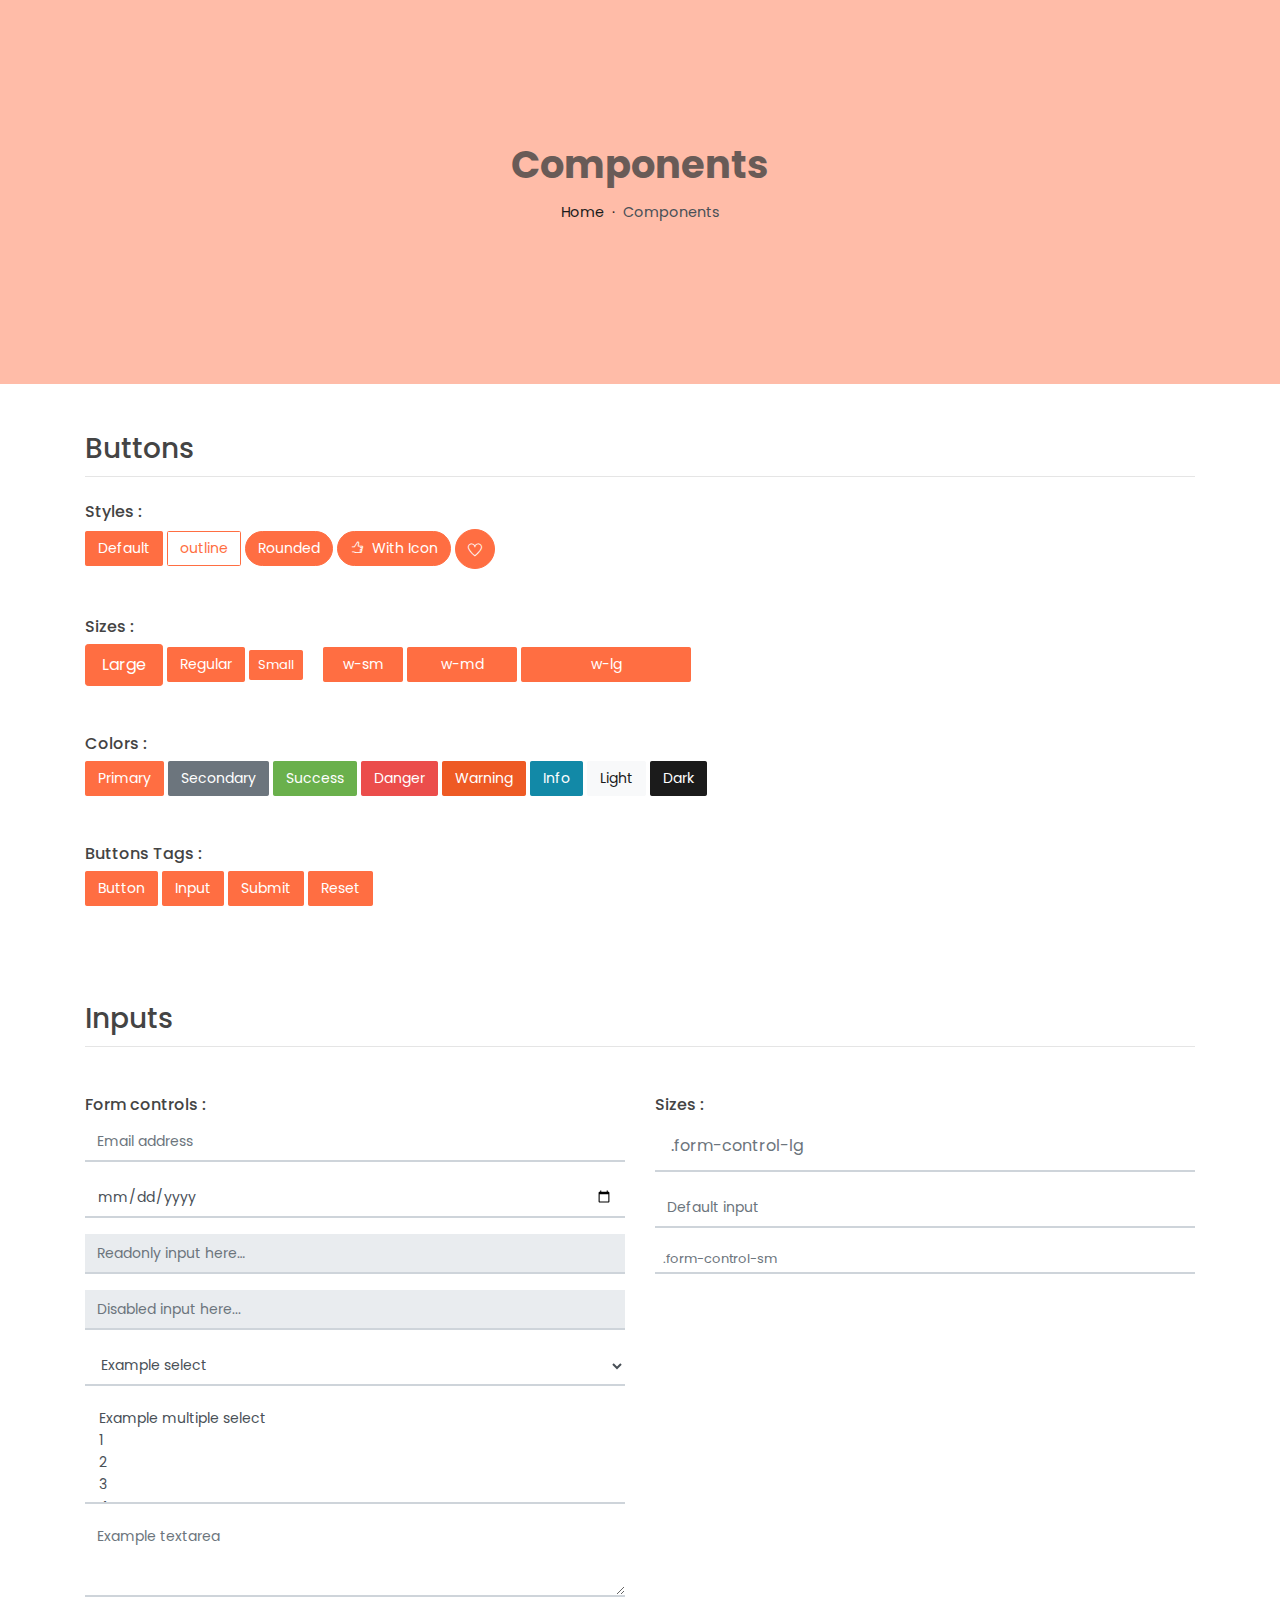
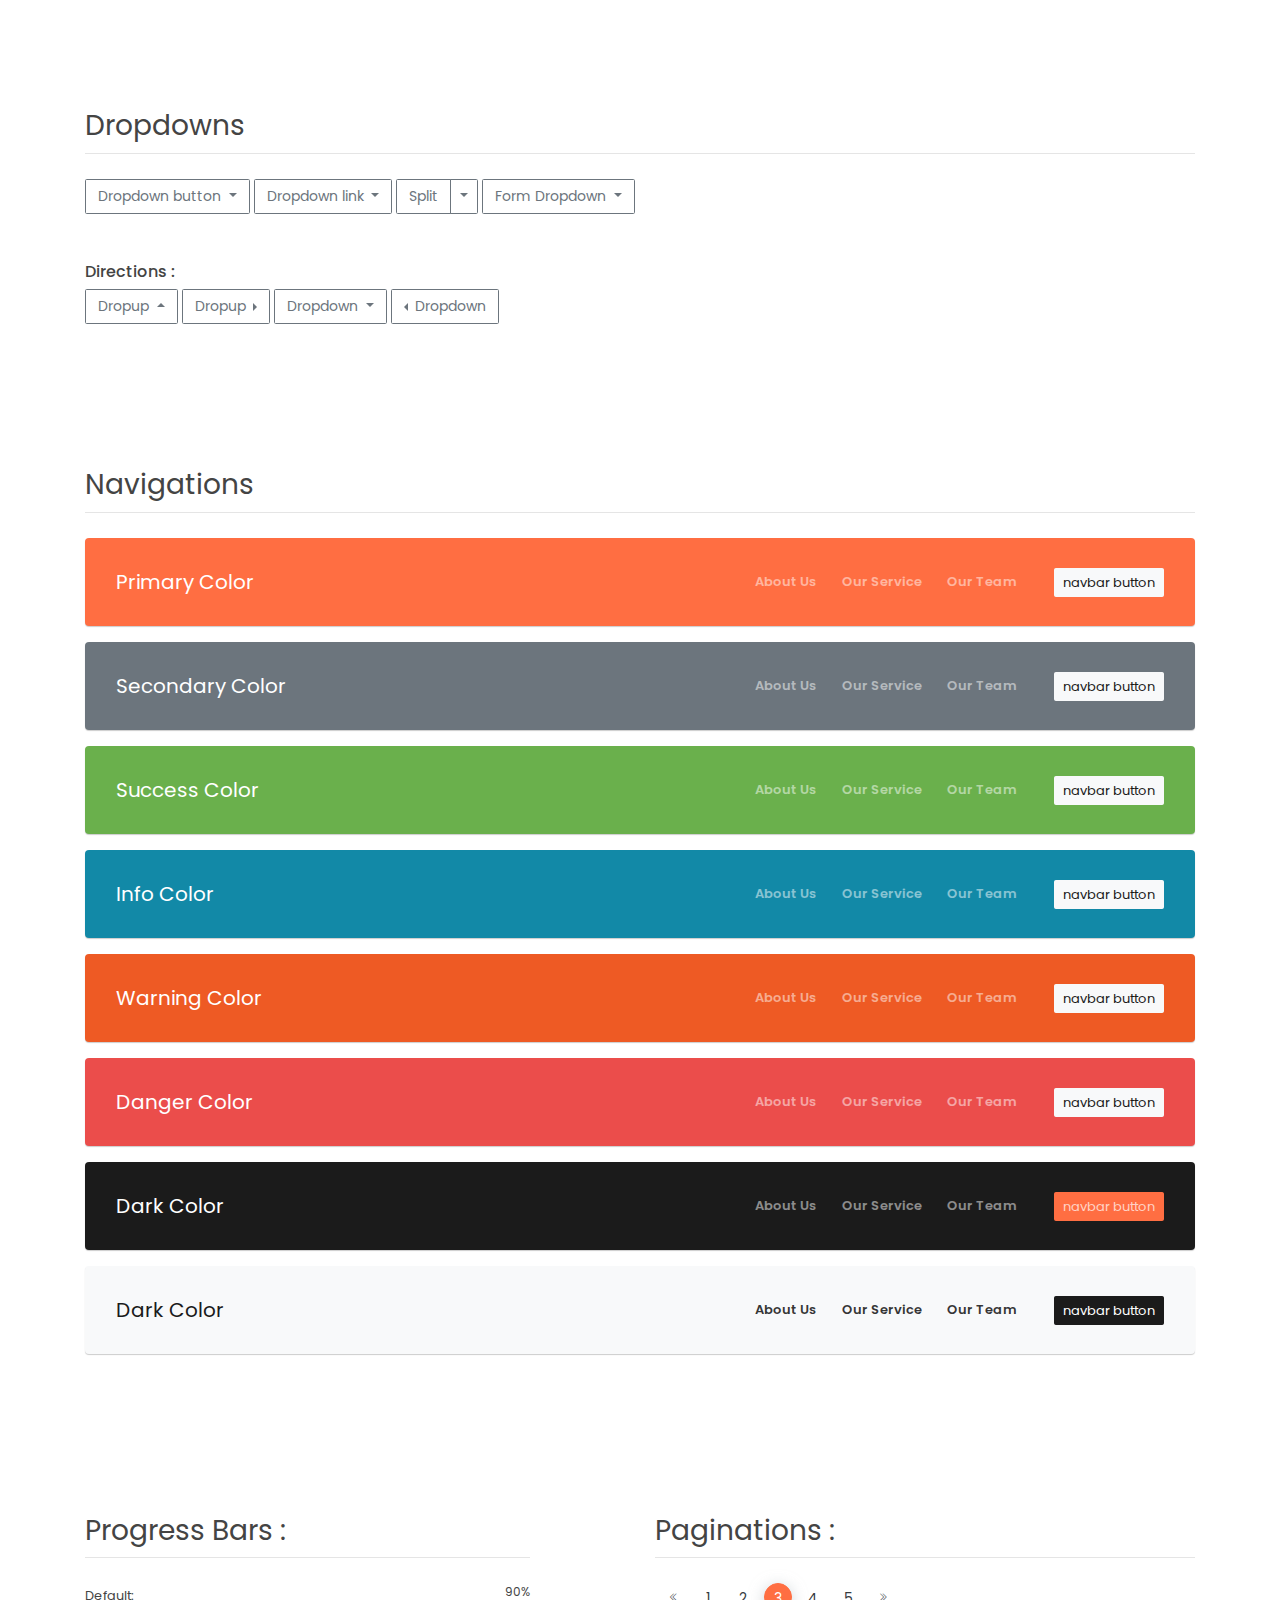
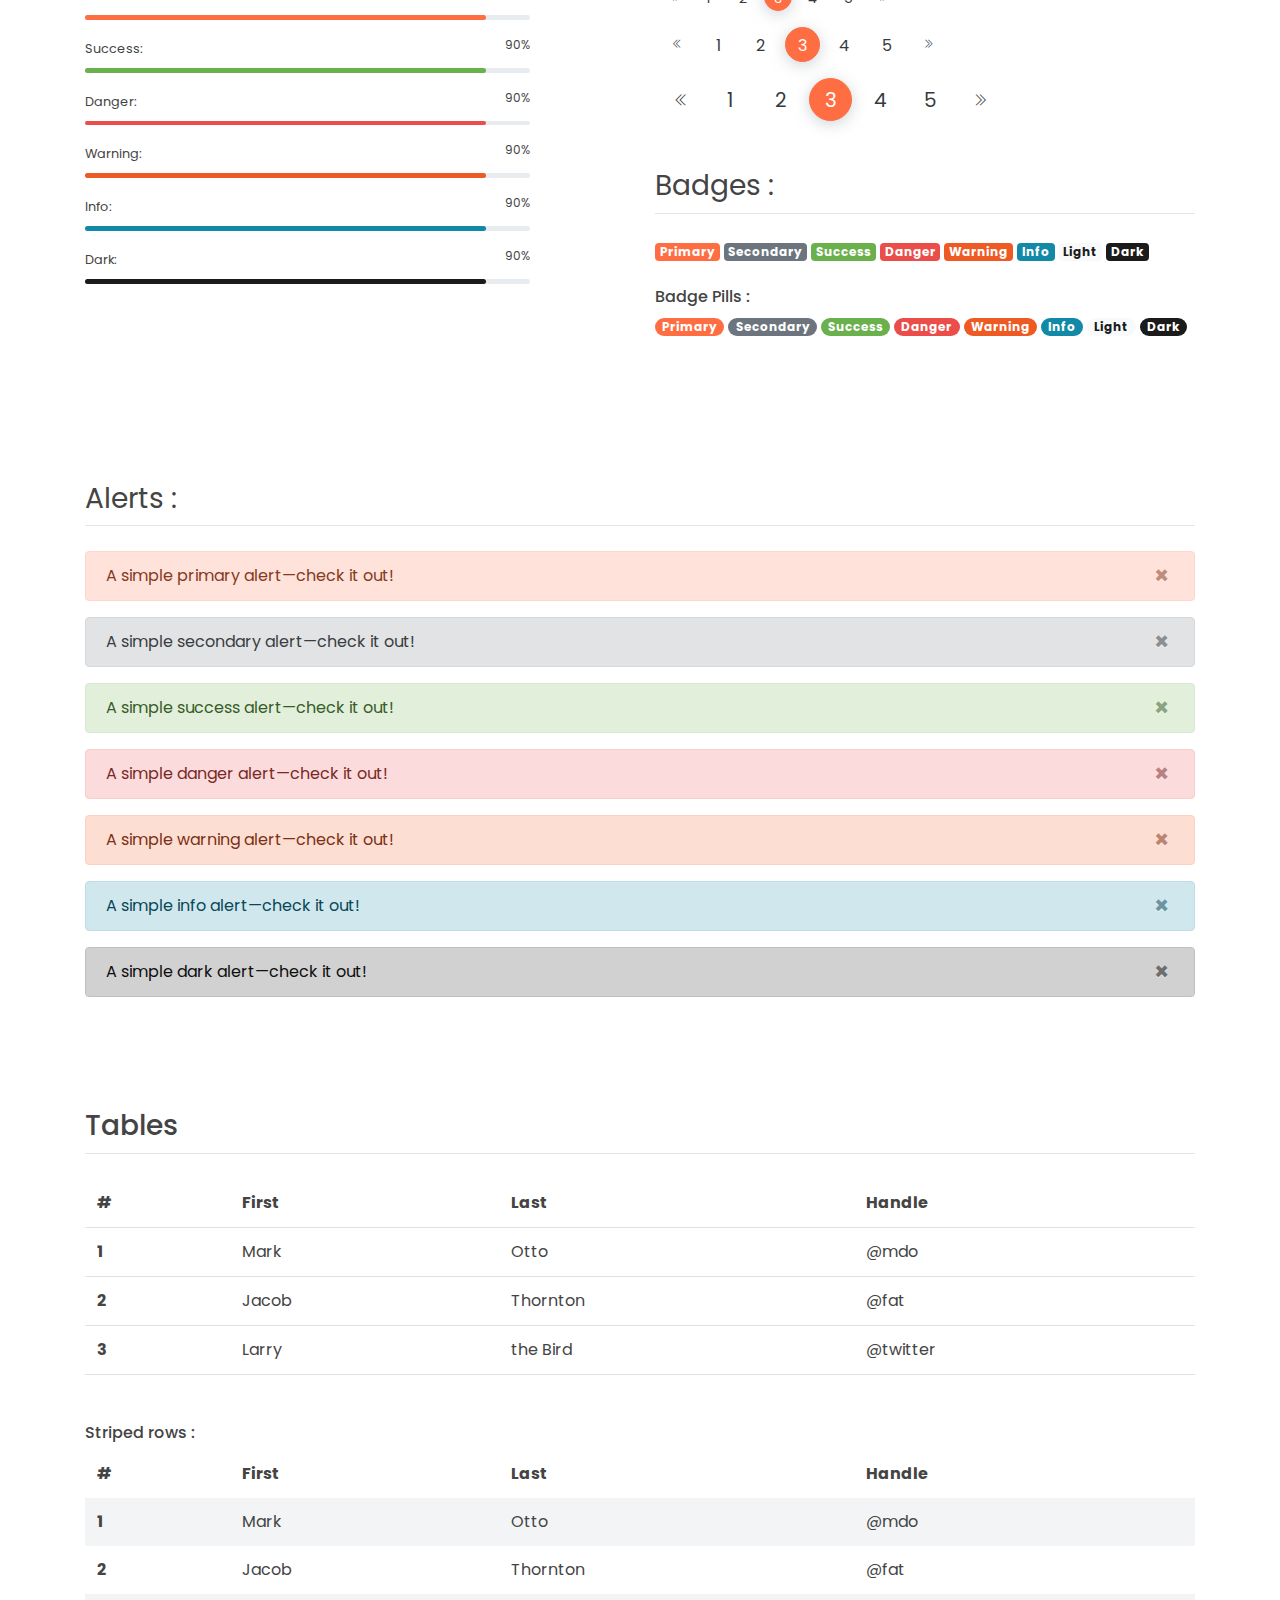
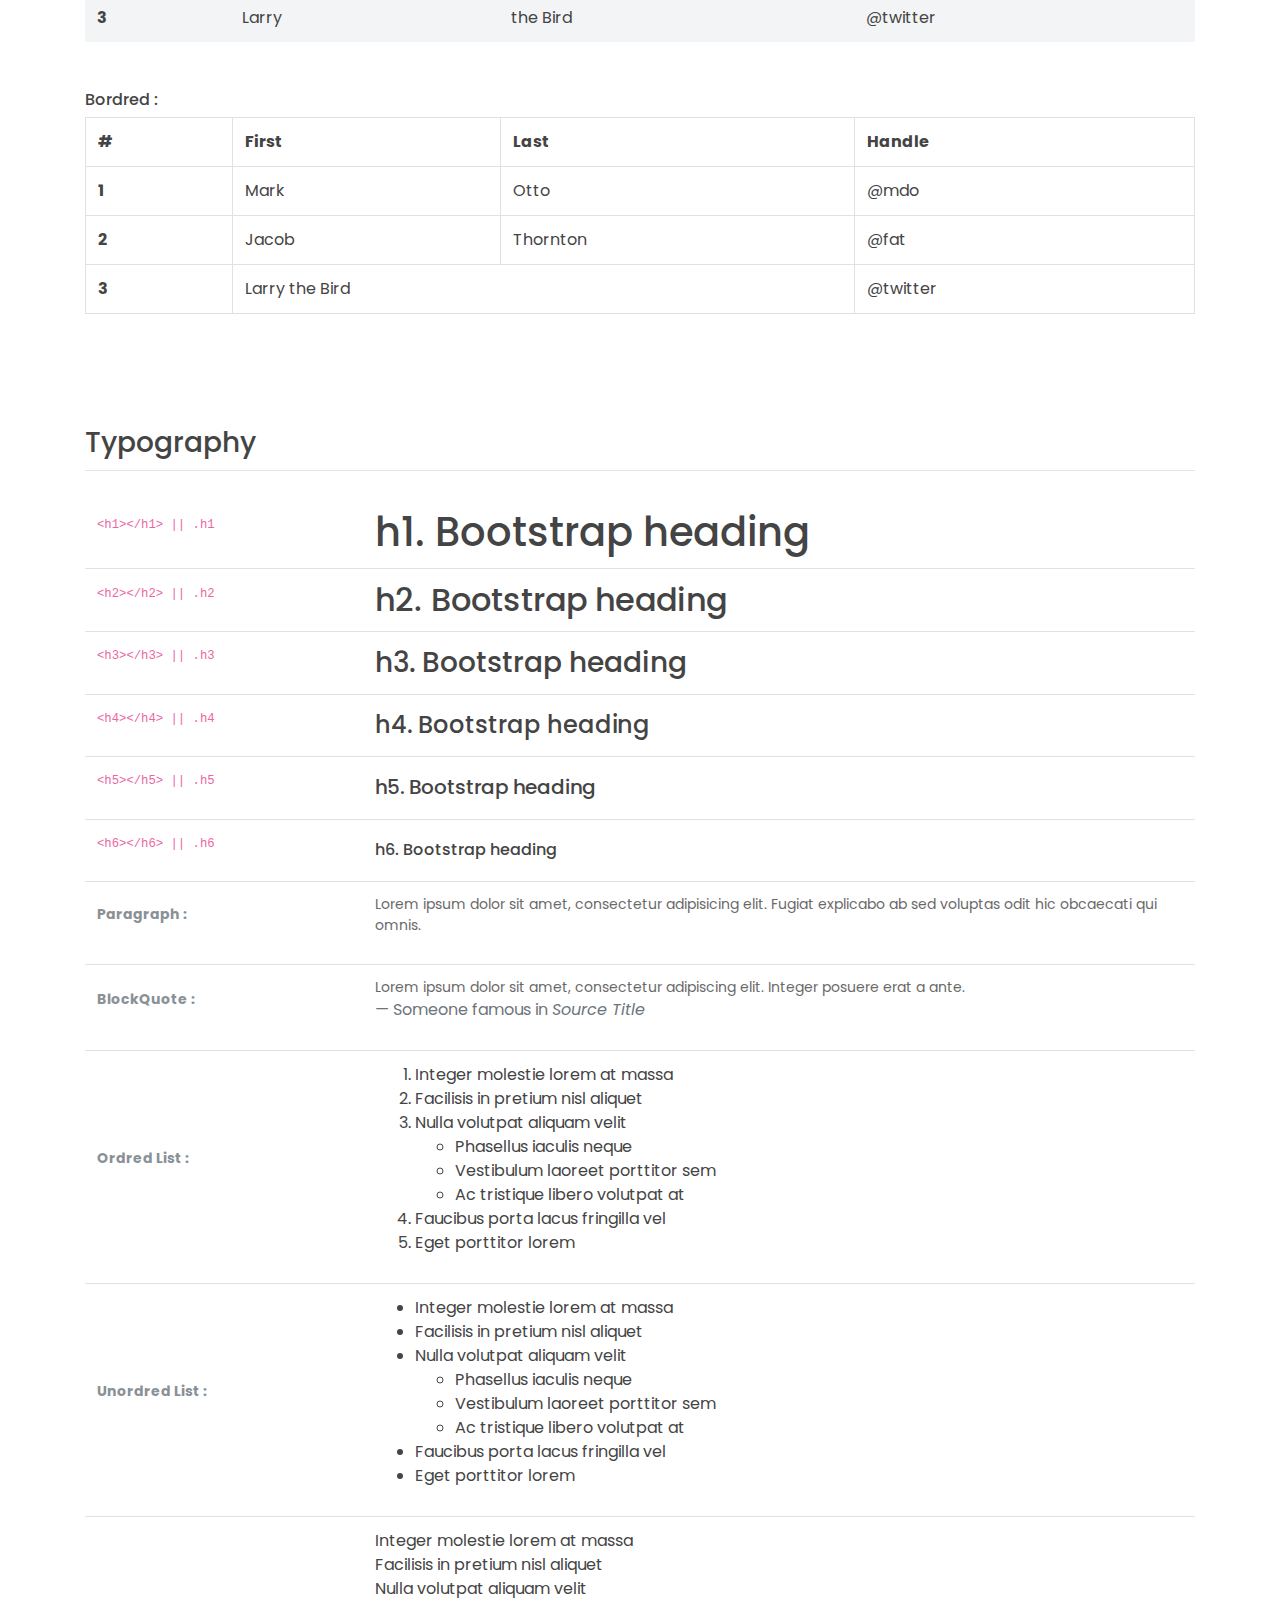
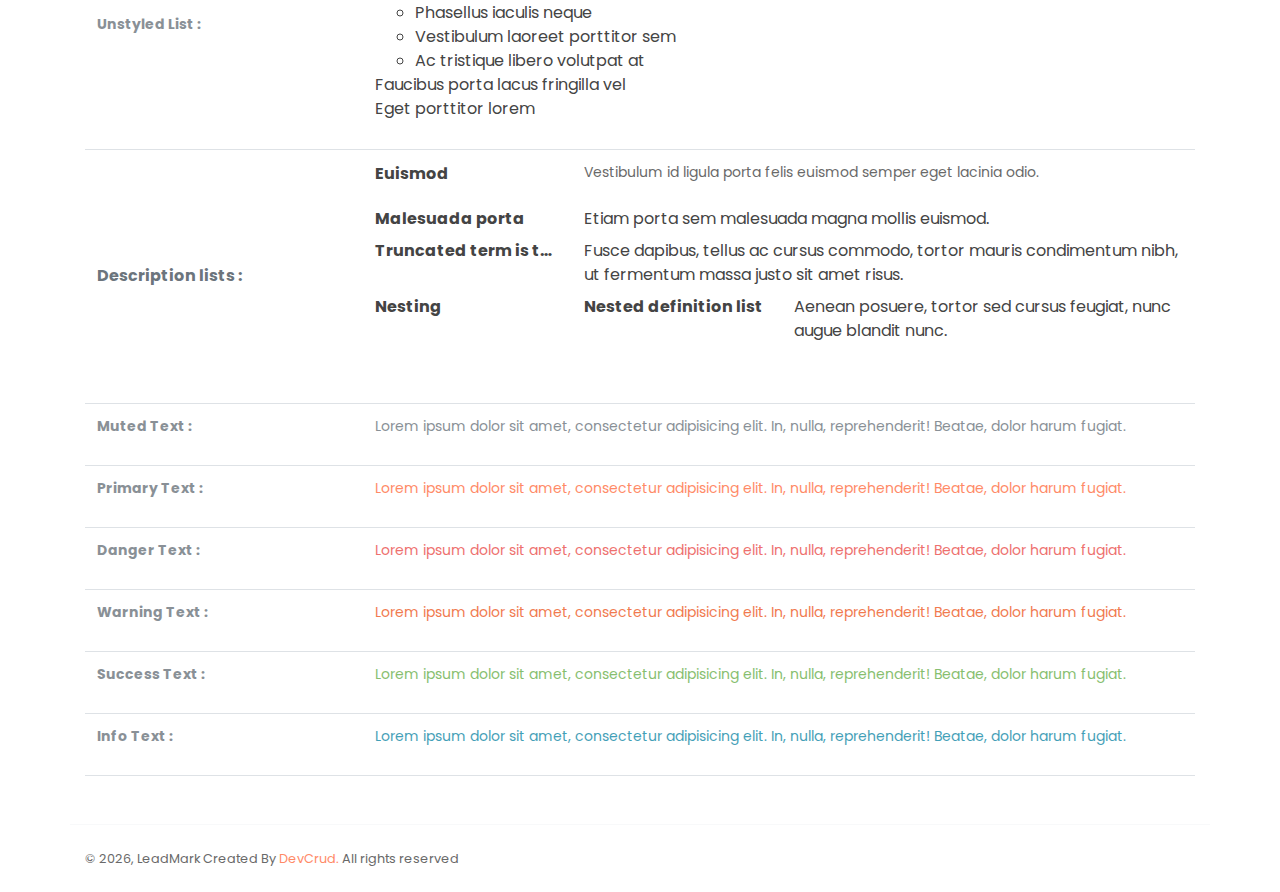
<file: components.html>
<!DOCTYPE html>
<html lang="en">
<head>
   <meta charset="utf-8">
    <meta name="viewport" content="width=device-width, initial-scale=1, shrink-to-fit=no">
    <meta name="description" content="Start your development with LeadMark landing page.">
    <meta name="author" content="Devcrud">
    <title>LeadMark Landing page | Components</title>
   <!-- font icons -->
   <link rel="stylesheet" href="assets/vendors/themify-icons/css/themify-icons.css">
   <!-- Bootstrap + Steller  -->
   <link rel="stylesheet" href="assets/css/leadmark.css">
</head>
<body>

   <!-- Page Header -->
   <header class="header header-mini"> 
      <div class="header-title">Components</div> 
      <nav aria-label="breadcrumb">
         <ol class="breadcrumb">
            <li class="breadcrumb-item"><a href="/">Home</a></li>
            <li class="breadcrumb-item active" aria-current="page">Components</li>
         </ol>
      </nav>
   </header> <!-- End Of Page Header -->

   <!-- main content -->
   <div class="container">

      <!-- Buttons -->
      <h3 class="mt-5">Buttons</h3>
      <hr>
      <h6 class="section-secondary-title">Styles :</h6>
      <button class="btn btn-primary">Default</button>
      <button class="btn btn-outline-primary">outline</button>
      <button class="btn btn-primary rounded">Rounded</button>
      <button class="btn btn-primary rounded"><i class="ti-thumb-up pr-1"></i> With Icon</button>
      <button class="btn btn-primary circle"><i class="ti-heart"></i></button>

      <h6 class="section-secondary-title mt-5">Sizes :</h6>
      <button class="btn btn-primary btn-lg">Large</button>
      <button class="btn btn-primary ">Regular</button>
      <button class="btn btn-primary btn-sm">Small</button>
      <button class="btn btn-primary w-sm ml-3">w-sm</button>
      <button class="btn btn-primary w-md">w-md</button>
      <button class="btn btn-primary w-lg">w-lg</button>

      <h6 class="section-secondary-title mt-5">Colors :</h6>          
      <button type="button" class="btn btn-primary">Primary</button>
      <button type="button" class="btn btn-secondary">Secondary</button>
      <button type="button" class="btn btn-success">Success</button>
      <button type="button" class="btn btn-danger">Danger</button>
      <button type="button" class="btn btn-warning">Warning</button>
      <button type="button" class="btn btn-info">Info</button>
      <button type="button" class="btn btn-light">Light</button>
      <button type="button" class="btn btn-dark">Dark</button>

      <h6 class="section-secondary-title mt-5">Buttons Tags :</h6>
      <button class="btn btn-primary" type="submit">Button</button>
      <input class="btn btn-primary" type="button" value="Input">
      <input class="btn btn-primary" type="submit" value="Submit">
      <input class="btn btn-primary" type="reset" value="Reset">
      
      <!-- devider -->
      <div class="py-5"></div>

      <!-- Inputs -->
      <h3>Inputs</h3>
      <hr>
      <div class="row mt-5">
         <div class="col-md-6">
            <h6 class="section-secondary-title">Form controls :</h6>        
            <div class="form-group">
               <input type="email" class="form-control" id="exampleFormControlInput1" placeholder="Email address">
            </div>
            <div class="form-group">
               <input type="date" class="form-control" id="exampleFormControlInput1" placeholder="Date">
            </div>
            <div class="form-group">
               <input class="form-control" type="text" placeholder="Readonly input here…" readonly>
            </div>
            <div class="form-group">
               <input class="form-control" id="disabledInput" type="text" placeholder="Disabled input here..." disabled>
            </div>
            <div class="form-group">
               <select class="form-control" id="exampleFormControlSelect1">
                  <option>Example select</option>
                  <option>1</option>
                  <option>2</option>
                  <option>3</option>
                  <option>4</option>
                  <option>5</option>
               </select>
            </div>
            <div class="form-group">
               <select multiple class="form-control" id="exampleFormControlSelect2">
                  <option>Example multiple select</option>
                  <option>1</option>
                  <option>2</option>
                  <option>3</option>
                  <option>4</option>
                  <option>5</option>
               </select>
            </div>
            <div class="form-group">
               <textarea class="form-control" id="exampleFormControlTextarea1" rows="3" placeholder="Example textarea"></textarea>
            </div>
         </div>
         <div class="col-md-6">
            <h6 class="section-secondary-title">Sizes :</h6>    
            <div class="form-group">
               <input class="form-control form-control-lg" type="text" placeholder=".form-control-lg">             
            </div>
            <div class="form-group">
               <input class="form-control" type="text" placeholder="Default input">
            </div>
            <div class="form-group">
               <input class="form-control form-control-sm" type="text" placeholder=".form-control-sm"> 
            </div>
         </div>
      </div> <!-- end of inputs -->   

      <!-- devider -->
      <div class="py-5"></div>             

      <!-- Dropdowns -->
      <h3 class="components-section-title font-weight-normal">Dropdowns</h3>
      <hr>
      <div class="dropdown d-inline-block">
         <button class="btn btn-outline-secondary dropdown-toggle" type="button" id="dropdownMenuButton" data-toggle="dropdown" aria-haspopup="true" aria-expanded="false">
         Dropdown button
         </button>
         <div class="dropdown-menu" aria-labelledby="dropdownMenuButton">
         <a class="dropdown-item" href="#">Action</a>
         <a class="dropdown-item" href="#">Another action</a>
         <a class="dropdown-item" href="#">Something else here</a>
         </div>
      </div>
      <div class="dropdown d-inline-block">
         <a class="btn btn-outline-secondary dropdown-toggle" href="#" role="button" id="dropdownMenuLink" data-toggle="dropdown" aria-haspopup="true" aria-expanded="false">
            Dropdown link
         </a>
         <div class="dropdown-menu" aria-labelledby="dropdownMenuLink">
            <a class="dropdown-item" href="#">Action</a>
            <a class="dropdown-item" href="#">Another action</a>
            <a class="dropdown-item" href="#">Something else here</a>
         </div>
      </div>
      <div class="btn-group">
         <button type="button" class="btn btn-outline-secondary">Split</button>
         <button type="button" class="btn btn-outline-secondary dropdown-toggle dropdown-toggle-split" data-toggle="dropdown" aria-haspopup="true" aria-expanded="false">
         <span class="sr-only">Toggle Dropdown</span>
         </button>
         <div class="dropdown-menu">
            <a class="dropdown-item" href="#">Action</a>
            <a class="dropdown-item" href="#">Another action</a>
            <a class="dropdown-item" href="#">Something else here</a>
            <div class="dropdown-divider"></div>
            <a class="dropdown-item" href="#">Separated link</a>
         </div>
      </div>
      <div class="btn-group">
         <button class="btn btn-outline-secondary dropdown-toggle" type="button" id="dropdownMenuButton" data-toggle="dropdown" aria-haspopup="true" aria-expanded="false">
            Form Dropdown
         </button>
         <div class="dropdown-menu form">
            <form class="px-4 py-3">
               <div class="form-group">
                  <input type="email" class="form-control" id="exampleDropdownFormEmail1" placeholder="email@example.com">
               </div>
               <div class="form-group">
                  <input type="password" class="form-control" id="exampleDropdownFormPassword1" placeholder="Password">
               </div>
               <div class="form-check mb-3">
                  <input type="checkbox" class="form-check-input" id="dropdownCheck">
                  <label class="form-check-label" for="dropdownCheck">
                     Remember me
                  </label>
               </div>
               <button type="submit" class="btn btn-primary btn-block">Sign in</button>
            </form>
            <div class="dropdown-divider"></div>
            <a class="dropdown-item" href="#"><small>New around here? Sign up</small></a>
            <a class="dropdown-item" href="#"><small>Forgot password?</small></a>
         </div>
      </div>       
      <h6 class="section-secondary-title mt-5">Directions :</h6>  
      <div class="btn-group dropup">
         <button type="button" class="btn btn-outline-secondary dropdown-toggle" data-toggle="dropdown" aria-haspopup="true" aria-expanded="false">
            Dropup
         </button>
         <div class="dropdown-menu">
            <a class="dropdown-item" href="#">Action</a>
            <a class="dropdown-item" href="#">Another action</a>
            <a class="dropdown-item" href="#">Something else here</a>
            <div class="dropdown-divider"></div>
            <a class="dropdown-item" href="#">Separated link</a>
         </div>
      </div>
      <div class="btn-group dropright">
         <button type="button" class="btn btn-outline-secondary dropdown-toggle" data-toggle="dropdown" aria-haspopup="true" aria-expanded="false">
            Dropup
         </button>
         <div class="dropdown-menu">
            <a class="dropdown-item" href="#">Action</a>
            <a class="dropdown-item" href="#">Another action</a>
            <a class="dropdown-item" href="#">Something else here</a>
            <div class="dropdown-divider"></div>
            <a class="dropdown-item" href="#">Separated link</a>
         </div>
      </div>
      <div class="btn-group">
         <button type="button" class="btn btn-outline-secondary dropdown-toggle" data-toggle="dropdown" aria-haspopup="true" aria-expanded="false">
            Dropdown
         </button>
         <div class="dropdown-menu">
            <a class="dropdown-item" href="#">Action</a>
            <a class="dropdown-item" href="#">Another action</a>
            <a class="dropdown-item" href="#">Something else here</a>
            <div class="dropdown-divider"></div>
            <a class="dropdown-item" href="#">Separated link</a>
         </div>
      </div>
      <div class="btn-group dropleft">
         <button type="button" class="btn btn-outline-secondary dropdown-toggle" data-toggle="dropdown" aria-haspopup="true" aria-expanded="false">
            Dropdown
         </button>
         <div class="dropdown-menu">
            <a class="dropdown-item" href="#">Action</a>
            <a class="dropdown-item" href="#">Another action</a>
            <a class="dropdown-item" href="#">Something else here</a>
            <div class="dropdown-divider"></div>
            <a class="dropdown-item" href="#">Separated link</a>
         </div>
      </div> <!-- end of Dropdowns -->  

      <!-- devider -->
      <div class="py-5"></div>   

      <!-- navbars -->
      <h3 class="components-section-title font-weight-normal mt-5">Navigations</h3>
      <hr>
      <nav class="navbar navbar-expand-sm navbar-dark bg-primary rounded shadow mb-3">
         <div class="container">
            <a class="navbar-brand" href="#">Primary Color</a>
            <button class="navbar-toggler ml-auto" type="button" data-toggle="collapse" data-target="#navbarSupportedContent" aria-controls="navbarSupportedContent" aria-expanded="false" aria-label="Toggle navigation">
            <span class="navbar-toggler-icon"></span>
            </button>
            <div class="collapse navbar-collapse" id="navbarSupportedContent">
               <ul class="navbar-nav ml-auto"> 
                  <li class="nav-item">
                     <a class="nav-link" href="#about">About Us</a>
                  </li>
                  <li class="nav-item">
                     <a class="nav-link" href="#service">Our Service</a>
                  </li>
                  <li class="nav-item">
                     <a class="nav-link" href="#team">Our Team</a>
                  </li>
                  <li class="nav-item">
                     <a href="#book-table" class="ml-4 mt-1 btn btn-light btn-sm">navbar button</a>
                  </li>
               </ul>                       
            </div>
         </div>
      </nav>
      <nav class="navbar navbar-expand-sm navbar-dark bg-secondary rounded shadow mb-3">
         <div class="container">
            <a class="navbar-brand" href="#">Secondary Color</a>
            <button class="navbar-toggler ml-auto" type="button" data-toggle="collapse" data-target="#navbarSupportedContent" aria-controls="navbarSupportedContent" aria-expanded="false" aria-label="Toggle navigation">
            <span class="navbar-toggler-icon"></span>
            </button>
            <div class="collapse navbar-collapse" id="navbarSupportedContent">
               <ul class="navbar-nav ml-auto"> 
                  <li class="nav-item">
                     <a class="nav-link" href="#about">About Us</a>
                  </li>
                  <li class="nav-item">
                     <a class="nav-link" href="#service">Our Service</a>
                  </li>
                  <li class="nav-item">
                     <a class="nav-link" href="#team">Our Team</a>
                  </li>
                  <li class="nav-item">
                     <a href="#book-table" class="ml-4 mt-1 btn btn-light btn-sm">navbar button</a>
                  </li>
               </ul>                       
            </div>
         </div>
      </nav>
      <nav class="navbar navbar-expand-sm navbar-dark bg-success rounded shadow mb-3">
         <div class="container">
            <a class="navbar-brand" href="#">Success Color</a>
            <button class="navbar-toggler ml-auto" type="button" data-toggle="collapse" data-target="#navbarSupportedContent" aria-controls="navbarSupportedContent" aria-expanded="false" aria-label="Toggle navigation">
            <span class="navbar-toggler-icon"></span>
            </button>
            <div class="collapse navbar-collapse" id="navbarSupportedContent">
               <ul class="navbar-nav ml-auto"> 
                  <li class="nav-item">
                     <a class="nav-link" href="#about">About Us</a>
                  </li>
                  <li class="nav-item">
                     <a class="nav-link" href="#service">Our Service</a>
                  </li>
                  <li class="nav-item">
                     <a class="nav-link" href="#team">Our Team</a>
                  </li>
                  <li class="nav-item">
                     <a href="#book-table" class="ml-4 mt-1 btn btn-light btn-sm">navbar button</a>
                  </li>
               </ul>                       
            </div>
         </div>
      </nav>
      <nav class="navbar navbar-expand-sm navbar-dark bg-info rounded shadow mb-3">
         <div class="container">
            <a class="navbar-brand" href="#">Info Color</a>
            <button class="navbar-toggler ml-auto" type="button" data-toggle="collapse" data-target="#navbarSupportedContent" aria-controls="navbarSupportedContent" aria-expanded="false" aria-label="Toggle navigation">
            <span class="navbar-toggler-icon"></span>
            </button>
            <div class="collapse navbar-collapse" id="navbarSupportedContent">
               <ul class="navbar-nav ml-auto"> 
                  <li class="nav-item">
                     <a class="nav-link" href="#about">About Us</a>
                  </li>
                  <li class="nav-item">
                     <a class="nav-link" href="#service">Our Service</a>
                  </li>
                  <li class="nav-item">
                     <a class="nav-link" href="#team">Our Team</a>
                  </li>
                  <li class="nav-item">
                     <a href="#book-table" class="ml-4 mt-1 btn btn-light btn-sm">navbar button</a>
                  </li>
               </ul>                       
            </div>
         </div>
      </nav>
      <nav class="navbar navbar-expand-sm navbar-dark bg-warning rounded shadow mb-3">
         <div class="container">
            <a class="navbar-brand" href="#">Warning Color</a>
            <button class="navbar-toggler ml-auto" type="button" data-toggle="collapse" data-target="#navbarSupportedContent" aria-controls="navbarSupportedContent" aria-expanded="false" aria-label="Toggle navigation">
            <span class="navbar-toggler-icon"></span>
            </button>
            <div class="collapse navbar-collapse" id="navbarSupportedContent">
               <ul class="navbar-nav ml-auto"> 
                  <li class="nav-item">
                     <a class="nav-link" href="#about">About Us</a>
                  </li>
                  <li class="nav-item">
                     <a class="nav-link" href="#service">Our Service</a>
                  </li>
                  <li class="nav-item">
                     <a class="nav-link" href="#team">Our Team</a>
                  </li>
                  <li class="nav-item">
                     <a href="#book-table" class="ml-4 mt-1 btn btn-light btn-sm">navbar button</a>
                  </li>
               </ul>                       
            </div>
         </div>
      </nav>
      <nav class="navbar navbar-expand-sm navbar-dark bg-danger rounded shadow mb-3">
         <div class="container">
            <a class="navbar-brand" href="#">Danger Color</a>
            <button class="navbar-toggler ml-auto" type="button" data-toggle="collapse" data-target="#navbarSupportedContent" aria-controls="navbarSupportedContent" aria-expanded="false" aria-label="Toggle navigation">
            <span class="navbar-toggler-icon"></span>
            </button>
            <div class="collapse navbar-collapse" id="navbarSupportedContent">
               <ul class="navbar-nav ml-auto"> 
                  <li class="nav-item">
                     <a class="nav-link" href="#about">About Us</a>
                  </li>
                  <li class="nav-item">
                     <a class="nav-link" href="#service">Our Service</a>
                  </li>
                  <li class="nav-item">
                     <a class="nav-link" href="#team">Our Team</a>
                  </li>
                  <li class="nav-item">
                     <a href="#book-table" class="ml-4 mt-1 btn btn-light btn-sm">navbar button</a>
                  </li>
               </ul>                       
            </div>
         </div>
      </nav>
      <nav class="navbar navbar-expand-sm navbar-dark bg-dark rounded shadow mb-3">
         <div class="container">
            <a class="navbar-brand" href="#">Dark Color</a>
            <button class="navbar-toggler ml-auto" type="button" data-toggle="collapse" data-target="#navbarSupportedContent" aria-controls="navbarSupportedContent" aria-expanded="false" aria-label="Toggle navigation">
            <span class="navbar-toggler-icon"></span>
            </button>
            <div class="collapse navbar-collapse" id="navbarSupportedContent">
               <ul class="navbar-nav ml-auto"> 
                  <li class="nav-item">
                     <a class="nav-link" href="#about">About Us</a>
                  </li>
                  <li class="nav-item">
                     <a class="nav-link" href="#service">Our Service</a>
                  </li>
                  <li class="nav-item">
                     <a class="nav-link" href="#team">Our Team</a>
                  </li>
                  <li class="nav-item">
                     <a href="#book-table" class="ml-4 mt-1 btn btn-primary btn-sm">navbar button</a>
                  </li>
               </ul>                       
            </div>
         </div>
      </nav>
      <nav class="navbar navbar-expand-sm navbar-light bg-light rounded shadow mb-3">
         <div class="container">
            <a class="navbar-brand" href="#">Dark Color</a>
            <button class="navbar-toggler ml-auto" type="button" data-toggle="collapse" data-target="#navbarSupportedContent" aria-controls="navbarSupportedContent" aria-expanded="false" aria-label="Toggle navigation">
            <span class="navbar-toggler-icon"></span>
            </button>
            <div class="collapse navbar-collapse" id="navbarSupportedContent">
               <ul class="navbar-nav ml-auto"> 
                  <li class="nav-item">
                     <a class="nav-link" href="#about">About Us</a>
                  </li>
                  <li class="nav-item">
                     <a class="nav-link" href="#service">Our Service</a>
                  </li>
                  <li class="nav-item">
                     <a class="nav-link" href="#team">Our Team</a>
                  </li>
                  <li class="nav-item">
                     <a href="#book-table" class="ml-4 mt-1 btn btn-dark btn-sm">navbar button</a>
                  </li>
               </ul>                       
            </div>
         </div>
      </nav>
      <!-- End of navbars -->

      <!-- devider -->
      <div class="py-5"></div>   
      
      <!-- progress bars -->
      <div class="row justify-content-between">
         <div class="col-md-5">
            <h3 class="components-section-title font-weight-normal mt-5">Progress Bars :</h3>
            <hr>
            <small>Default: </small>
            <div class="progress mt-2 mb-3">
               <div class="progress-bar" role="progressbar" style="width: 90%" aria-valuenow="25" aria-valuemin="0" aria-valuemax="100"><span>90%</span></div>
            </div>
            <small>Success:</small>
            <div class="progress mt-2 mb-3">
               <div class="progress-bar bg-success" role="progressbar" style="width: 90%" aria-valuenow="25" aria-valuemin="0" aria-valuemax="100"><span>90%</span></div>
            </div>
            <small>Danger:</small>
            <div class="progress mt-2 mb-3">
               <div class="progress-bar bg-danger" role="progressbar" style="width: 90%" aria-valuenow="25" aria-valuemin="0" aria-valuemax="100"><span>90%</span></div>
            </div>
            <small>Warning:</small>
            <div class="progress mt-2 mb-3">
               <div class="progress-bar bg-warning" role="progressbar" style="width: 90%" aria-valuenow="25" aria-valuemin="0" aria-valuemax="100"><span>90%</span></div>
            </div>
            <small>Info:</small>
            <div class="progress mt-2 mb-3">
               <div class="progress-bar bg-info" role="progressbar" style="width: 90%" aria-valuenow="25" aria-valuemin="0" aria-valuemax="100"><span>90%</span></div>
            </div>
            <small>Dark:</small>
            <div class="progress mt-2 mb-3">
               <div class="progress-bar bg-dark" role="progressbar" style="width: 90%" aria-valuenow="25" aria-valuemin="0" aria-valuemax="100"><span>90%</span></div>
            </div>
         </div>
         <div class="col-md-6">
            <h3 class="components-section-title font-weight-normal mt-5">Paginations :</h3>
            <hr>
            <nav aria-label="Page navigation example">
               <ul class="pagination pagination-sm">
                  <li class="page-item"><a class="page-link" href="#"><i class="ti-angle-double-left"></i></a></li>
                  <li class="page-item"><a class="page-link" href="#">1</a></li>
                  <li class="page-item"><a class="page-link" href="#">2</a></li>
                  <li class="page-item active"><a class="page-link" href="#">3</a></li>
                  <li class="page-item"><a class="page-link" href="#">4</a></li>
                  <li class="page-item"><a class="page-link" href="#">5</a></li>
                  <li class="page-item"><a class="page-link" href="#"><i class="ti-angle-double-right"></i></a></li>
               </ul>
            </nav>
            <nav aria-label="Page navigation example">
               <ul class="pagination">
               <li class="page-item"><a class="page-link" href="#"><i class="ti-angle-double-left"></i></a></li>
                  <li class="page-item"><a class="page-link" href="#">1</a></li>
                  <li class="page-item"><a class="page-link" href="#">2</a></li>
                  <li class="page-item active"><a class="page-link" href="#">3</a></li>
                  <li class="page-item"><a class="page-link" href="#">4</a></li>
                  <li class="page-item"><a class="page-link" href="#">5</a></li>
                  <li class="page-item"><a class="page-link" href="#"><i class="ti-angle-double-right"></i></a></li>
               </ul>
            </nav>
            <nav aria-label="Page navigation example">
               <ul class="pagination pagination-lg">
                  <li class="page-item"><a class="page-link" href="#"><i class="ti-angle-double-left"></i></a></li>
                  <li class="page-item"><a class="page-link" href="#">1</a></li>
                  <li class="page-item"><a class="page-link" href="#">2</a></li>
                  <li class="page-item active"><a class="page-link" href="#">3</a></li>
                  <li class="page-item"><a class="page-link" href="#">4</a></li>
                  <li class="page-item"><a class="page-link" href="#">5</a></li>
                  <li class="page-item"><a class="page-link" href="#"><i class="ti-angle-double-right"></i></a></li>
               </ul>
            </nav>

            <!-- Badges -->
            <h3 class="components-section-title font-weight-normal mt-5">Badges :</h3>
            <hr>
            <span class="badge badge-primary">Primary</span>
            <span class="badge badge-secondary">Secondary</span>
            <span class="badge badge-success">Success</span>
            <span class="badge badge-danger">Danger</span>
            <span class="badge badge-warning">Warning</span>
            <span class="badge badge-info">Info</span>
            <span class="badge badge-light">Light</span>
            <span class="badge badge-dark">Dark</span>
            <h6 class="section-secondary-title mt-4 mb-2">Badge Pills :</h6>
            <span class="badge badge-pill badge-primary">Primary</span>
            <span class="badge badge-pill badge-secondary">Secondary</span>
            <span class="badge badge-pill badge-success">Success</span>
            <span class="badge badge-pill badge-danger">Danger</span>
            <span class="badge badge-pill badge-warning">Warning</span>
            <span class="badge badge-pill badge-info">Info</span>
            <span class="badge badge-pill badge-light">Light</span>
            <span class="badge badge-pill badge-dark">Dark</span>
         </div>
      </div> <!-- End of Progress bars -->

      <!-- devider -->
      <div class="py-5"></div>  

      <!-- Alerts -->
      <h3 class="components-section-title font-weight-normal mt-5">Alerts :</h3>
      <hr>
      <div class="alert alert-primary alert-dismissible fade show" role="alert">
         A simple primary alert—check it out!
         <button type="button" class="close" data-dismiss="alert" aria-label="Close">
            <span aria-hidden="true">&times;</span>
         </button>
      </div>
      <div class="alert alert-secondary alert-dismissible fade show" role="alert">
         A simple secondary alert—check it out!
         <button type="button" class="close" data-dismiss="alert" aria-label="Close">
            <span aria-hidden="true">&times;</span>
         </button>
      </div>
      <div class="alert alert-success alert-dismissible fade show" role="alert">
         A simple success alert—check it out!
         <button type="button" class="close" data-dismiss="alert" aria-label="Close">
            <span aria-hidden="true">&times;</span>
         </button>
      </div>
      <div class="alert alert-danger alert-dismissible fade show" role="alert">
         A simple danger alert—check it out!
         <button type="button" class="close" data-dismiss="alert" aria-label="Close">
            <span aria-hidden="true">&times;</span>
         </button>
      </div>
      <div class="alert alert-warning alert-dismissible fade show" role="alert">
         A simple warning alert—check it out!
         <button type="button" class="close" data-dismiss="alert" aria-label="Close">
            <span aria-hidden="true">&times;</span>
         </button>
      </div>
      <div class="alert alert-info alert-dismissible fade show" role="alert">
         A simple info alert—check it out!
         <button type="button" class="close" data-dismiss="alert" aria-label="Close">
            <span aria-hidden="true">&times;</span>
         </button>
      </div>
      <div class="alert alert-dark alert-dismissible fade show" role="alert">
         A simple dark alert—check it out!
         <button type="button" class="close" data-dismiss="alert" aria-label="Close">
            <span aria-hidden="true">&times;</span>
         </button>
      </div>
      <!-- end of alerts -->

      <!-- devider -->
      <div class="py-5"></div> 
   
      <!-- tables -->
      <h3 class="components-section-title">Tables</h3>
      <hr>
      <table class="table">
         <thead>
            <tr>
               <th scope="col">#</th>
               <th scope="col">First</th>
               <th scope="col">Last</th>
               <th scope="col">Handle</th>
            </tr>
         </thead>
         <tbody>
            <tr>
               <th scope="row">1</th>
               <td>Mark</td>
               <td>Otto</td>
               <td>@mdo</td>
            </tr>
            <tr>
               <th scope="row">2</th>
               <td>Jacob</td>
               <td>Thornton</td>
               <td>@fat</td>
            </tr>
            <tr>
               <th scope="row">3</th>
               <td>Larry</td>
               <td>the Bird</td>
               <td>@twitter</td>
            </tr>
         </tbody>
      </table>

      <h6 class="section-secondary-title mt-5">Striped rows :</h6>
      <table class="table table-striped">
         <thead>
            <tr>
               <th scope="col">#</th>
               <th scope="col">First</th>
               <th scope="col">Last</th>
               <th scope="col">Handle</th>
            </tr>
         </thead>
         <tbody>
            <tr>
               <th scope="row">1</th>
               <td>Mark</td>
               <td>Otto</td>
               <td>@mdo</td>
            </tr>
            <tr>
               <th scope="row">2</th>
               <td>Jacob</td>
               <td>Thornton</td>
               <td>@fat</td>
            </tr>
            <tr>
               <th scope="row">3</th>
               <td>Larry</td>
               <td>the Bird</td>
               <td>@twitter</td>
            </tr>
         </tbody>
      </table>

      <h6 class="section-secondary-title mt-5">Bordred :</h6>
      <table class="table table-bordered">
         <thead>
            <tr>
               <th scope="col">#</th>
               <th scope="col">First</th>
               <th scope="col">Last</th>
               <th scope="col">Handle</th>
            </tr>
         </thead>
         <tbody>
            <tr>
               <th scope="row">1</th>
               <td>Mark</td>
               <td>Otto</td>
               <td>@mdo</td>
            </tr>
            <tr>
               <th scope="row">2</th>
               <td>Jacob</td>
               <td>Thornton</td>
               <td>@fat</td>
            </tr>
            <tr>
               <th scope="row">3</th>
               <td colspan="2">Larry the Bird</td>
               <td>@twitter</td>
            </tr>
         </tbody>
      </table>
      <!-- end of tables -->

      <!-- devider -->
      <div class="py-5"></div> 

      <!-- typography -->
      <h3 class="components-section-title">Typography</h3>
      <hr>
      <table class="table table-borderless v-align-center">
         <tbody>
            <tr>
               <td>
                  <p><code class="highlighter-rouge">&lt;h1&gt;&lt;/h1&gt; || .h1</code></p>
               </td>
               <td class="w-75"><span class="h1">h1. Bootstrap heading</span></td>
            </tr>
            <tr>
               <td>
                  <p><code class="highlighter-rouge">&lt;h2&gt;&lt;/h2&gt; || .h2</code></p>
               </td>
               <td><span class="h2">h2. Bootstrap heading</span></td>
            </tr>
            <tr>
               <td>
                  <p><code class="highlighter-rouge">&lt;h3&gt;&lt;/h3&gt; || .h3</code></p>
               </td>
               <td><span class="h3">h3. Bootstrap heading</span></td>
            </tr>
            <tr>
               <td>
                  <p><code class="highlighter-rouge">&lt;h4&gt;&lt;/h4&gt; || .h4</code></p>
               </td>
               <td><span class="h4">h4. Bootstrap heading</span></td>
            </tr>
            <tr>
               <td>
                  <p><code class="highlighter-rouge">&lt;h5&gt;&lt;/h5&gt; || .h5</code></p>
               </td>
               <td><span class="h5">h5. Bootstrap heading</span></td>
            </tr>
            <tr>
               <td>
                  <p><code class="highlighter-rouge">&lt;h6&gt;&lt;/h6&gt; || .h6</code></p>
               </td>
               <td><span class="h6">h6. Bootstrap heading</span></td>
            </tr>
            <tr>
               <td>
                  <p class="font-weight-bold text-muted">Paragraph :</p>
               </td>
               <td><p>Lorem ipsum dolor sit amet, consectetur adipisicing elit. Fugiat explicabo ab sed voluptas odit hic obcaecati qui omnis.</p></td>
            </tr>
            <tr>
               <td>
                  <p class="font-weight-bold text-muted">BlockQuote :</p>
               </td>
               <td>
                  <blockquote class="blockquote">
                     <p class="mb-0">Lorem ipsum dolor sit amet, consectetur adipiscing elit. Integer posuere erat a ante.</p>
                     <footer class="blockquote-footer">Someone famous in <cite title="Source Title">Source Title</cite></footer>
                  </blockquote>
               </td>
            </tr>

            <tr>
               <td><p class="font-weight-bold text-muted">Ordred List :</p></td>
               <td>
                  <ol>
                     <li>Integer molestie lorem at massa</li>
                     <li>Facilisis in pretium nisl aliquet</li>
                     <li>Nulla volutpat aliquam velit
                        <ul>
                           <li>Phasellus iaculis neque</li>
                           <li>Vestibulum laoreet porttitor sem</li>
                           <li>Ac tristique libero volutpat at</li>
                        </ul>
                     </li>
                     <li>Faucibus porta lacus fringilla vel</li>
                     <li>Eget porttitor lorem</li>
                  </ol>
               </td>
            </tr>
            <tr>
               <td><p class="font-weight-bold text-muted">Unordred List :</p></td>
               <td>
                  <ul >
                     <li>Integer molestie lorem at massa</li>
                     <li>Facilisis in pretium nisl aliquet</li>
                     <li>Nulla volutpat aliquam velit
                        <ul>
                           <li>Phasellus iaculis neque</li>
                           <li>Vestibulum laoreet porttitor sem</li>
                           <li>Ac tristique libero volutpat at</li>
                        </ul>
                     </li>
                     <li>Faucibus porta lacus fringilla vel</li>
                     <li>Eget porttitor lorem</li>
                  </ul>
               </td>
            </tr>
            <tr>
               <td><p class="font-weight-bold text-muted">Unstyled List :</p></td>
               <td>
                  <ul class="list-unstyled">
                     <li>Integer molestie lorem at massa</li>
                     <li>Facilisis in pretium nisl aliquet</li>
                     <li>Nulla volutpat aliquam velit
                        <ul>
                           <li>Phasellus iaculis neque</li>
                           <li>Vestibulum laoreet porttitor sem</li>
                           <li>Ac tristique libero volutpat at</li>
                        </ul>
                     </li>
                     <li>Faucibus porta lacus fringilla vel</li>
                     <li>Eget porttitor lorem</li>
                  </ul>
               </td>
            </tr>
            <tr>
               <td class="font-weight-bold text-muted">Description lists : </td>
               <td>
                  <dl class="row">
                     <dt class="col-sm-3">Euismod</dt>
                     <dd class="col-sm-9">
                        <p>Vestibulum id ligula porta felis euismod semper eget lacinia odio.</p>
                     </dd>

                     <dt class="col-sm-3">Malesuada porta</dt>
                     <dd class="col-sm-9">Etiam porta sem malesuada magna mollis euismod.</dd>

                     <dt class="col-sm-3 text-truncate">Truncated term is truncated</dt>
                     <dd class="col-sm-9">Fusce dapibus, tellus ac cursus commodo, tortor mauris condimentum nibh, ut fermentum massa justo sit amet risus.</dd>

                     <dt class="col-sm-3">Nesting</dt>
                     <dd class="col-sm-9">
                        <dl class="row">
                           <dt class="col-sm-4">Nested definition list</dt>
                           <dd class="col-sm-8">Aenean posuere, tortor sed cursus feugiat, nunc augue blandit nunc.</dd>
                        </dl>
                     </dd>
                  </dl>
               </td>
            </tr>
            <tr>
               <td>
                  <p class="font-weight-bold text-muted">Muted Text :</p>
               </td>
               <td>
                  <p class="text-muted">Lorem ipsum dolor sit amet, consectetur adipisicing elit. In, nulla, reprehenderit! Beatae, dolor harum fugiat.</p>
               </td>
            </tr>
            <tr>
               <td>
                  <p class="font-weight-bold text-muted">Primary Text :</p>
               </td>
               <td>
                  <p class="text-primary">Lorem ipsum dolor sit amet, consectetur adipisicing elit. In, nulla, reprehenderit! Beatae, dolor harum fugiat.</p>
               </td>
            </tr>
            <tr>
               <td>
                  <p class="font-weight-bold text-muted">Danger Text :</p>
               </td>
               <td>
                  <p class="text-danger">Lorem ipsum dolor sit amet, consectetur adipisicing elit. In, nulla, reprehenderit! Beatae, dolor harum fugiat.</p>
               </td>
            </tr>
            <tr>
               <td>
                  <p class="font-weight-bold text-muted">Warning Text :</p>
               </td>
               <td>
                  <p class="text-warning">Lorem ipsum dolor sit amet, consectetur adipisicing elit. In, nulla, reprehenderit! Beatae, dolor harum fugiat.</p>
               </td>
            </tr>
            <tr>
               <td>
                  <p class="font-weight-bold text-muted">Success Text :</p>
               </td>
               <td>
                  <p class="text-success">Lorem ipsum dolor sit amet, consectetur adipisicing elit. In, nulla, reprehenderit! Beatae, dolor harum fugiat.</p>
               </td>
            </tr>
            <tr>
               <td>
                  <p class="font-weight-bold text-muted">Info Text :</p>
               </td>
               <td>
                  <p class="text-info">Lorem ipsum dolor sit amet, consectetur adipisicing elit. In, nulla, reprehenderit! Beatae, dolor harum fugiat.</p>
               </td>
            </tr>
         </tbody>
      </table>
   </div>
   <!-- end of typography -->

   <!-- Page Footer -->
   <footer class="container mt-5 py-4 border-top border-light">
       <p class="mb-0 small">&copy; <script>document.write(new Date().getFullYear())</script>, LeadMark Created By <a href="https://www.devcrud.com" target="_blank">DevCrud.</a>  All rights reserved </p>     
   </footer>
   <!-- End of Page Footer -->  
   
   <!-- core  -->
   <script src="assets/vendors/jquery/jquery-3.4.1.js"></script>
   <script src="assets/vendors/bootstrap/bootstrap.bundle.js"></script>

</body>
</html>
</file>
<file: assets/vendors/themify-icons/css/themify-icons.css>
@font-face {
	font-family: 'themify';
	src:url("../fonts/themify.eot?-fvbane");
	src:url("../fonts/themify.eot?#iefix-fvbane") format("embedded-opentype"),
		url("../fonts/themify.woff?-fvbane") format("woff"),
		url("../fonts/themify.ttf?-fvbane") format("truetype"),
		url("../fonts/themify.svg?-fvbane#themify") format("svg");
	font-weight: normal;
	font-style: normal;
}

[class^="ti-"], [class*=" ti-"] {
	font-family: 'themify';
	speak: none;
	font-style: normal;
	font-weight: normal;
	font-variant: normal;
	text-transform: none;
	line-height: 1;

	/* Better Font Rendering =========== */
	-webkit-font-smoothing: antialiased;
	-moz-osx-font-smoothing: grayscale;
}

.ti-wand:before {
	content: "\e600";
}
.ti-volume:before {
	content: "\e601";
}
.ti-user:before {
	content: "\e602";
}
.ti-unlock:before {
	content: "\e603";
}
.ti-unlink:before {
	content: "\e604";
}
.ti-trash:before {
	content: "\e605";
}
.ti-thought:before {
	content: "\e606";
}
.ti-target:before {
	content: "\e607";
}
.ti-tag:before {
	content: "\e608";
}
.ti-tablet:before {
	content: "\e609";
}
.ti-star:before {
	content: "\e60a";
}
.ti-spray:before {
	content: "\e60b";
}
.ti-signal:before {
	content: "\e60c";
}
.ti-shopping-cart:before {
	content: "\e60d";
}
.ti-shopping-cart-full:before {
	content: "\e60e";
}
.ti-settings:before {
	content: "\e60f";
}
.ti-search:before {
	content: "\e610";
}
.ti-zoom-in:before {
	content: "\e611";
}
.ti-zoom-out:before {
	content: "\e612";
}
.ti-cut:before {
	content: "\e613";
}
.ti-ruler:before {
	content: "\e614";
}
.ti-ruler-pencil:before {
	content: "\e615";
}
.ti-ruler-alt:before {
	content: "\e616";
}
.ti-bookmark:before {
	content: "\e617";
}
.ti-bookmark-alt:before {
	content: "\e618";
}
.ti-reload:before {
	content: "\e619";
}
.ti-plus:before {
	content: "\e61a";
}
.ti-pin:before {
	content: "\e61b";
}
.ti-pencil:before {
	content: "\e61c";
}
.ti-pencil-alt:before {
	content: "\e61d";
}
.ti-paint-roller:before {
	content: "\e61e";
}
.ti-paint-bucket:before {
	content: "\e61f";
}
.ti-na:before {
	content: "\e620";
}
.ti-mobile:before {
	content: "\e621";
}
.ti-minus:before {
	content: "\e622";
}
.ti-medall:before {
	content: "\e623";
}
.ti-medall-alt:before {
	content: "\e624";
}
.ti-marker:before {
	content: "\e625";
}
.ti-marker-alt:before {
	content: "\e626";
}
.ti-arrow-up:before {
	content: "\e627";
}
.ti-arrow-right:before {
	content: "\e628";
}
.ti-arrow-left:before {
	content: "\e629";
}
.ti-arrow-down:before {
	content: "\e62a";
}
.ti-lock:before {
	content: "\e62b";
}
.ti-location-arrow:before {
	content: "\e62c";
}
.ti-link:before {
	content: "\e62d";
}
.ti-layout:before {
	content: "\e62e";
}
.ti-layers:before {
	content: "\e62f";
}
.ti-layers-alt:before {
	content: "\e630";
}
.ti-key:before {
	content: "\e631";
}
.ti-import:before {
	content: "\e632";
}
.ti-image:before {
	content: "\e633";
}
.ti-heart:before {
	content: "\e634";
}
.ti-heart-broken:before {
	content: "\e635";
}
.ti-hand-stop:before {
	content: "\e636";
}
.ti-hand-open:before {
	content: "\e637";
}
.ti-hand-drag:before {
	content: "\e638";
}
.ti-folder:before {
	content: "\e639";
}
.ti-flag:before {
	content: "\e63a";
}
.ti-flag-alt:before {
	content: "\e63b";
}
.ti-flag-alt-2:before {
	content: "\e63c";
}
.ti-eye:before {
	content: "\e63d";
}
.ti-export:before {
	content: "\e63e";
}
.ti-exchange-vertical:before {
	content: "\e63f";
}
.ti-desktop:before {
	content: "\e640";
}
.ti-cup:before {
	content: "\e641";
}
.ti-crown:before {
	content: "\e642";
}
.ti-comments:before {
	content: "\e643";
}
.ti-comment:before {
	content: "\e644";
}
.ti-comment-alt:before {
	content: "\e645";
}
.ti-close:before {
	content: "\e646";
}
.ti-clip:before {
	content: "\e647";
}
.ti-angle-up:before {
	content: "\e648";
}
.ti-angle-right:before {
	content: "\e649";
}
.ti-angle-left:before {
	content: "\e64a";
}
.ti-angle-down:before {
	content: "\e64b";
}
.ti-check:before {
	content: "\e64c";
}
.ti-check-box:before {
	content: "\e64d";
}
.ti-camera:before {
	content: "\e64e";
}
.ti-announcement:before {
	content: "\e64f";
}
.ti-brush:before {
	content: "\e650";
}
.ti-briefcase:before {
	content: "\e651";
}
.ti-bolt:before {
	content: "\e652";
}
.ti-bolt-alt:before {
	content: "\e653";
}
.ti-blackboard:before {
	content: "\e654";
}
.ti-bag:before {
	content: "\e655";
}
.ti-move:before {
	content: "\e656";
}
.ti-arrows-vertical:before {
	content: "\e657";
}
.ti-arrows-horizontal:before {
	content: "\e658";
}
.ti-fullscreen:before {
	content: "\e659";
}
.ti-arrow-top-right:before {
	content: "\e65a";
}
.ti-arrow-top-left:before {
	content: "\e65b";
}
.ti-arrow-circle-up:before {
	content: "\e65c";
}
.ti-arrow-circle-right:before {
	content: "\e65d";
}
.ti-arrow-circle-left:before {
	content: "\e65e";
}
.ti-arrow-circle-down:before {
	content: "\e65f";
}
.ti-angle-double-up:before {
	content: "\e660";
}
.ti-angle-double-right:before {
	content: "\e661";
}
.ti-angle-double-left:before {
	content: "\e662";
}
.ti-angle-double-down:before {
	content: "\e663";
}
.ti-zip:before {
	content: "\e664";
}
.ti-world:before {
	content: "\e665";
}
.ti-wheelchair:before {
	content: "\e666";
}
.ti-view-list:before {
	content: "\e667";
}
.ti-view-list-alt:before {
	content: "\e668";
}
.ti-view-grid:before {
	content: "\e669";
}
.ti-uppercase:before {
	content: "\e66a";
}
.ti-upload:before {
	content: "\e66b";
}
.ti-underline:before {
	content: "\e66c";
}
.ti-truck:before {
	content: "\e66d";
}
.ti-timer:before {
	content: "\e66e";
}
.ti-ticket:before {
	content: "\e66f";
}
.ti-thumb-up:before {
	content: "\e670";
}
.ti-thumb-down:before {
	content: "\e671";
}
.ti-text:before {
	content: "\e672";
}
.ti-stats-up:before {
	content: "\e673";
}
.ti-stats-down:before {
	content: "\e674";
}
.ti-split-v:before {
	content: "\e675";
}
.ti-split-h:before {
	content: "\e676";
}
.ti-smallcap:before {
	content: "\e677";
}
.ti-shine:before {
	content: "\e678";
}
.ti-shift-right:before {
	content: "\e679";
}
.ti-shift-left:before {
	content: "\e67a";
}
.ti-shield:before {
	content: "\e67b";
}
.ti-notepad:before {
	content: "\e67c";
}
.ti-server:before {
	content: "\e67d";
}
.ti-quote-right:before {
	content: "\e67e";
}
.ti-quote-left:before {
	content: "\e67f";
}
.ti-pulse:before {
	content: "\e680";
}
.ti-printer:before {
	content: "\e681";
}
.ti-power-off:before {
	content: "\e682";
}
.ti-plug:before {
	content: "\e683";
}
.ti-pie-chart:before {
	content: "\e684";
}
.ti-paragraph:before {
	content: "\e685";
}
.ti-panel:before {
	content: "\e686";
}
.ti-package:before {
	content: "\e687";
}
.ti-music:before {
	content: "\e688";
}
.ti-music-alt:before {
	content: "\e689";
}
.ti-mouse:before {
	content: "\e68a";
}
.ti-mouse-alt:before {
	content: "\e68b";
}
.ti-money:before {
	content: "\e68c";
}
.ti-microphone:before {
	content: "\e68d";
}
.ti-menu:before {
	content: "\e68e";
}
.ti-menu-alt:before {
	content: "\e68f";
}
.ti-map:before {
	content: "\e690";
}
.ti-map-alt:before {
	content: "\e691";
}
.ti-loop:before {
	content: "\e692";
}
.ti-location-pin:before {
	content: "\e693";
}
.ti-list:before {
	content: "\e694";
}
.ti-light-bulb:before {
	content: "\e695";
}
.ti-Italic:before {
	content: "\e696";
}
.ti-info:before {
	content: "\e697";
}
.ti-infinite:before {
	content: "\e698";
}
.ti-id-badge:before {
	content: "\e699";
}
.ti-hummer:before {
	content: "\e69a";
}
.ti-home:before {
	content: "\e69b";
}
.ti-help:before {
	content: "\e69c";
}
.ti-headphone:before {
	content: "\e69d";
}
.ti-harddrives:before {
	content: "\e69e";
}
.ti-harddrive:before {
	content: "\e69f";
}
.ti-gift:before {
	content: "\e6a0";
}
.ti-game:before {
	content: "\e6a1";
}
.ti-filter:before {
	content: "\e6a2";
}
.ti-files:before {
	content: "\e6a3";
}
.ti-file:before {
	content: "\e6a4";
}
.ti-eraser:before {
	content: "\e6a5";
}
.ti-envelope:before {
	content: "\e6a6";
}
.ti-download:before {
	content: "\e6a7";
}
.ti-direction:before {
	content: "\e6a8";
}
.ti-direction-alt:before {
	content: "\e6a9";
}
.ti-dashboard:before {
	content: "\e6aa";
}
.ti-control-stop:before {
	content: "\e6ab";
}
.ti-control-shuffle:before {
	content: "\e6ac";
}
.ti-control-play:before {
	content: "\e6ad";
}
.ti-control-pause:before {
	content: "\e6ae";
}
.ti-control-forward:before {
	content: "\e6af";
}
.ti-control-backward:before {
	content: "\e6b0";
}
.ti-cloud:before {
	content: "\e6b1";
}
.ti-cloud-up:before {
	content: "\e6b2";
}
.ti-cloud-down:before {
	content: "\e6b3";
}
.ti-clipboard:before {
	content: "\e6b4";
}
.ti-car:before {
	content: "\e6b5";
}
.ti-calendar:before {
	content: "\e6b6";
}
.ti-book:before {
	content: "\e6b7";
}
.ti-bell:before {
	content: "\e6b8";
}
.ti-basketball:before {
	content: "\e6b9";
}
.ti-bar-chart:before {
	content: "\e6ba";
}
.ti-bar-chart-alt:before {
	content: "\e6bb";
}
.ti-back-right:before {
	content: "\e6bc";
}
.ti-back-left:before {
	content: "\e6bd";
}
.ti-arrows-corner:before {
	content: "\e6be";
}
.ti-archive:before {
	content: "\e6bf";
}
.ti-anchor:before {
	content: "\e6c0";
}
.ti-align-right:before {
	content: "\e6c1";
}
.ti-align-left:before {
	content: "\e6c2";
}
.ti-align-justify:before {
	content: "\e6c3";
}
.ti-align-center:before {
	content: "\e6c4";
}
.ti-alert:before {
	content: "\e6c5";
}
.ti-alarm-clock:before {
	content: "\e6c6";
}
.ti-agenda:before {
	content: "\e6c7";
}
.ti-write:before {
	content: "\e6c8";
}
.ti-window:before {
	content: "\e6c9";
}
.ti-widgetized:before {
	content: "\e6ca";
}
.ti-widget:before {
	content: "\e6cb";
}
.ti-widget-alt:before {
	content: "\e6cc";
}
.ti-wallet:before {
	content: "\e6cd";
}
.ti-video-clapper:before {
	content: "\e6ce";
}
.ti-video-camera:before {
	content: "\e6cf";
}
.ti-vector:before {
	content: "\e6d0";
}
.ti-themify-logo:before {
	content: "\e6d1";
}
.ti-themify-favicon:before {
	content: "\e6d2";
}
.ti-themify-favicon-alt:before {
	content: "\e6d3";
}
.ti-support:before {
	content: "\e6d4";
}
.ti-stamp:before {
	content: "\e6d5";
}
.ti-split-v-alt:before {
	content: "\e6d6";
}
.ti-slice:before {
	content: "\e6d7";
}
.ti-shortcode:before {
	content: "\e6d8";
}
.ti-shift-right-alt:before {
	content: "\e6d9";
}
.ti-shift-left-alt:before {
	content: "\e6da";
}
.ti-ruler-alt-2:before {
	content: "\e6db";
}
.ti-receipt:before {
	content: "\e6dc";
}
.ti-pin2:before {
	content: "\e6dd";
}
.ti-pin-alt:before {
	content: "\e6de";
}
.ti-pencil-alt2:before {
	content: "\e6df";
}
.ti-palette:before {
	content: "\e6e0";
}
.ti-more:before {
	content: "\e6e1";
}
.ti-more-alt:before {
	content: "\e6e2";
}
.ti-microphone-alt:before {
	content: "\e6e3";
}
.ti-magnet:before {
	content: "\e6e4";
}
.ti-line-double:before {
	content: "\e6e5";
}
.ti-line-dotted:before {
	content: "\e6e6";
}
.ti-line-dashed:before {
	content: "\e6e7";
}
.ti-layout-width-full:before {
	content: "\e6e8";
}
.ti-layout-width-default:before {
	content: "\e6e9";
}
.ti-layout-width-default-alt:before {
	content: "\e6ea";
}
.ti-layout-tab:before {
	content: "\e6eb";
}
.ti-layout-tab-window:before {
	content: "\e6ec";
}
.ti-layout-tab-v:before {
	content: "\e6ed";
}
.ti-layout-tab-min:before {
	content: "\e6ee";
}
.ti-layout-slider:before {
	content: "\e6ef";
}
.ti-layout-slider-alt:before {
	content: "\e6f0";
}
.ti-layout-sidebar-right:before {
	content: "\e6f1";
}
.ti-layout-sidebar-none:before {
	content: "\e6f2";
}
.ti-layout-sidebar-left:before {
	content: "\e6f3";
}
.ti-layout-placeholder:before {
	content: "\e6f4";
}
.ti-layout-menu:before {
	content: "\e6f5";
}
.ti-layout-menu-v:before {
	content: "\e6f6";
}
.ti-layout-menu-separated:before {
	content: "\e6f7";
}
.ti-layout-menu-full:before {
	content: "\e6f8";
}
.ti-layout-media-right-alt:before {
	content: "\e6f9";
}
.ti-layout-media-right:before {
	content: "\e6fa";
}
.ti-layout-media-overlay:before {
	content: "\e6fb";
}
.ti-layout-media-overlay-alt:before {
	content: "\e6fc";
}
.ti-layout-media-overlay-alt-2:before {
	content: "\e6fd";
}
.ti-layout-media-left-alt:before {
	content: "\e6fe";
}
.ti-layout-media-left:before {
	content: "\e6ff";
}
.ti-layout-media-center-alt:before {
	content: "\e700";
}
.ti-layout-media-center:before {
	content: "\e701";
}
.ti-layout-list-thumb:before {
	content: "\e702";
}
.ti-layout-list-thumb-alt:before {
	content: "\e703";
}
.ti-layout-list-post:before {
	content: "\e704";
}
.ti-layout-list-large-image:before {
	content: "\e705";
}
.ti-layout-line-solid:before {
	content: "\e706";
}
.ti-layout-grid4:before {
	content: "\e707";
}
.ti-layout-grid3:before {
	content: "\e708";
}
.ti-layout-grid2:before {
	content: "\e709";
}
.ti-layout-grid2-thumb:before {
	content: "\e70a";
}
.ti-layout-cta-right:before {
	content: "\e70b";
}
.ti-layout-cta-left:before {
	content: "\e70c";
}
.ti-layout-cta-center:before {
	content: "\e70d";
}
.ti-layout-cta-btn-right:before {
	content: "\e70e";
}
.ti-layout-cta-btn-left:before {
	content: "\e70f";
}
.ti-layout-column4:before {
	content: "\e710";
}
.ti-layout-column3:before {
	content: "\e711";
}
.ti-layout-column2:before {
	content: "\e712";
}
.ti-layout-accordion-separated:before {
	content: "\e713";
}
.ti-layout-accordion-merged:before {
	content: "\e714";
}
.ti-layout-accordion-list:before {
	content: "\e715";
}
.ti-ink-pen:before {
	content: "\e716";
}
.ti-info-alt:before {
	content: "\e717";
}
.ti-help-alt:before {
	content: "\e718";
}
.ti-headphone-alt:before {
	content: "\e719";
}
.ti-hand-point-up:before {
	content: "\e71a";
}
.ti-hand-point-right:before {
	content: "\e71b";
}
.ti-hand-point-left:before {
	content: "\e71c";
}
.ti-hand-point-down:before {
	content: "\e71d";
}
.ti-gallery:before {
	content: "\e71e";
}
.ti-face-smile:before {
	content: "\e71f";
}
.ti-face-sad:before {
	content: "\e720";
}
.ti-credit-card:before {
	content: "\e721";
}
.ti-control-skip-forward:before {
	content: "\e722";
}
.ti-control-skip-backward:before {
	content: "\e723";
}
.ti-control-record:before {
	content: "\e724";
}
.ti-control-eject:before {
	content: "\e725";
}
.ti-comments-smiley:before {
	content: "\e726";
}
.ti-brush-alt:before {
	content: "\e727";
}
.ti-youtube:before {
	content: "\e728";
}
.ti-vimeo:before {
	content: "\e729";
}
.ti-twitter:before {
	content: "\e72a";
}
.ti-time:before {
	content: "\e72b";
}
.ti-tumblr:before {
	content: "\e72c";
}
.ti-skype:before {
	content: "\e72d";
}
.ti-share:before {
	content: "\e72e";
}
.ti-share-alt:before {
	content: "\e72f";
}
.ti-rocket:before {
	content: "\e730";
}
.ti-pinterest:before {
	content: "\e731";
}
.ti-new-window:before {
	content: "\e732";
}
.ti-microsoft:before {
	content: "\e733";
}
.ti-list-ol:before {
	content: "\e734";
}
.ti-linkedin:before {
	content: "\e735";
}
.ti-layout-sidebar-2:before {
	content: "\e736";
}
.ti-layout-grid4-alt:before {
	content: "\e737";
}
.ti-layout-grid3-alt:before {
	content: "\e738";
}
.ti-layout-grid2-alt:before {
	content: "\e739";
}
.ti-layout-column4-alt:before {
	content: "\e73a";
}
.ti-layout-column3-alt:before {
	content: "\e73b";
}
.ti-layout-column2-alt:before {
	content: "\e73c";
}
.ti-instagram:before {
	content: "\e73d";
}
.ti-google:before {
	content: "\e73e";
}
.ti-github:before {
	content: "\e73f";
}
.ti-flickr:before {
	content: "\e740";
}
.ti-facebook:before {
	content: "\e741";
}
.ti-dropbox:before {
	content: "\e742";
}
.ti-dribbble:before {
	content: "\e743";
}
.ti-apple:before {
	content: "\e744";
}
.ti-android:before {
	content: "\e745";
}
.ti-save:before {
	content: "\e746";
}
.ti-save-alt:before {
	content: "\e747";
}
.ti-yahoo:before {
	content: "\e748";
}
.ti-wordpress:before {
	content: "\e749";
}
.ti-vimeo-alt:before {
	content: "\e74a";
}
.ti-twitter-alt:before {
	content: "\e74b";
}
.ti-tumblr-alt:before {
	content: "\e74c";
}
.ti-trello:before {
	content: "\e74d";
}
.ti-stack-overflow:before {
	content: "\e74e";
}
.ti-soundcloud:before {
	content: "\e74f";
}
.ti-sharethis:before {
	content: "\e750";
}
.ti-sharethis-alt:before {
	content: "\e751";
}
.ti-reddit:before {
	content: "\e752";
}
.ti-pinterest-alt:before {
	content: "\e753";
}
.ti-microsoft-alt:before {
	content: "\e754";
}
.ti-linux:before {
	content: "\e755";
}
.ti-jsfiddle:before {
	content: "\e756";
}
.ti-joomla:before {
	content: "\e757";
}
.ti-html5:before {
	content: "\e758";
}
.ti-flickr-alt:before {
	content: "\e759";
}
.ti-email:before {
	content: "\e75a";
}
.ti-drupal:before {
	content: "\e75b";
}
.ti-dropbox-alt:before {
	content: "\e75c";
}
.ti-css3:before {
	content: "\e75d";
}
.ti-rss:before {
	content: "\e75e";
}
.ti-rss-alt:before {
	content: "\e75f";
}
</file>
<file: assets/css/leadmark.css>
@charset "UTF-8";
/*!
=========================================================
* LeadMark Landing page
=========================================================

* Copyright: 2019 DevCRUD (https://devcrud.com)
* Licensed: (https://devcrud.com/licenses)
* Coded by www.devcrud.com

=========================================================

* The above copyright notice and this permission notice shall be included in all copies or substantial portions of the Software.
*/
@import url("https://fonts.googleapis.com/css?family=Poppins:100,100i,200,200i,300,300i,400,400i,500,500i,600,600i,700,700i,800,800i,900,900i");
:root {
  --blue: #007bff;
  --indigo: #6610f2;
  --purple: #6f42c1;
  --pink: #e83e8c;
  --red: #eb4d4b;
  --orange: #fd7e14;
  --yellow: #EE5A24;
  --green: #6ab04c;
  --teal: #00cec9;
  --cyan: #1289A7;
  --white: #fff;
  --gray: #6c757d;
  --gray-dark: #1b1b1b;
  --primary: #ff6e42;
  --secondary: #6c757d;
  --success: #6ab04c;
  --info: #1289A7;
  --warning: #EE5A24;
  --danger: #eb4d4b;
  --light: #f8f9fa;
  --dark: #1b1b1b;
  --breakpoint-xs: 0;
  --breakpoint-sm: 576px;
  --breakpoint-md: 768px;
  --breakpoint-lg: 992px;
  --breakpoint-xl: 1200px;
  --font-family-sans-serif: "Poppins", sans-serif;
  --font-family-monospace: SFMono-Regular, Menlo, Monaco, Consolas, "Liberation Mono", "Courier New", monospace;
}

*,
*::before,
*::after {
  box-sizing: border-box;
}

html {
  font-family: sans-serif;
  line-height: 1.15;
  -webkit-text-size-adjust: 100%;
  -webkit-tap-highlight-color: rgba(0, 0, 0, 0);
}

article, aside, figcaption, figure, footer, header, hgroup, main, nav, section {
  display: block;
}

body {
  margin: 0;
  font-family: "Poppins", sans-serif;
  font-size: 1rem;
  font-weight: 400;
  line-height: 1.5;
  color: #444;
  text-align: left;
  background-color: #fff;
}

[tabindex="-1"]:focus {
  outline: 0 !important;
}

hr {
  box-sizing: content-box;
  height: 0;
  overflow: visible;
}

h1, h2, h3, h4, h5, h6 {
  margin-top: 0;
  margin-bottom: 0.5rem;
}

p {
  margin-top: 0;
  margin-bottom: 1rem;
}

abbr[title],
abbr[data-original-title] {
  text-decoration: underline;
  -webkit-text-decoration: underline dotted;
          text-decoration: underline dotted;
  cursor: help;
  border-bottom: 0;
  -webkit-text-decoration-skip-ink: none;
          text-decoration-skip-ink: none;
}

address {
  margin-bottom: 1rem;
  font-style: normal;
  line-height: inherit;
}

ol,
ul,
dl {
  margin-top: 0;
  margin-bottom: 1rem;
}

ol ol,
ul ul,
ol ul,
ul ol {
  margin-bottom: 0;
}

dt {
  font-weight: 700;
}

dd {
  margin-bottom: .5rem;
  margin-left: 0;
}

blockquote {
  margin: 0 0 1rem;
}

b,
strong {
  font-weight: bolder;
}

small {
  font-size: 80%;
}

sub,
sup {
  position: relative;
  font-size: 75%;
  line-height: 0;
  vertical-align: baseline;
}

sub {
  bottom: -.25em;
}

sup {
  top: -.5em;
}

a {
  color: #ff6e42;
  text-decoration: none;
  background-color: transparent;
}

a:hover {
  color: #f53900;
  text-decoration: none;
}

a:not([href]):not([tabindex]) {
  color: inherit;
  text-decoration: none;
}

a:not([href]):not([tabindex]):hover, a:not([href]):not([tabindex]):focus {
  color: inherit;
  text-decoration: none;
}

a:not([href]):not([tabindex]):focus {
  outline: 0;
}

pre,
code,
kbd,
samp {
  font-family: SFMono-Regular, Menlo, Monaco, Consolas, "Liberation Mono", "Courier New", monospace;
  font-size: 1em;
}

pre {
  margin-top: 0;
  margin-bottom: 1rem;
  overflow: auto;
}

figure {
  margin: 0 0 1rem;
}

img {
  vertical-align: middle;
  border-style: none;
}

svg {
  overflow: hidden;
  vertical-align: middle;
}

table {
  border-collapse: collapse;
}

caption {
  padding-top: 0.75rem;
  padding-bottom: 0.75rem;
  color: #6c757d;
  text-align: left;
  caption-side: bottom;
}

th {
  text-align: inherit;
}

label {
  display: inline-block;
  margin-bottom: 0.5rem;
}

button {
  border-radius: 0;
}

button:focus {
  outline: 1px dotted;
  outline: 5px auto -webkit-focus-ring-color;
}

input,
button,
select,
optgroup,
textarea {
  margin: 0;
  font-family: inherit;
  font-size: inherit;
  line-height: inherit;
}

button,
input {
  overflow: visible;
}

button,
select {
  text-transform: none;
}

select {
  word-wrap: normal;
}

button,
[type="button"],
[type="reset"],
[type="submit"] {
  -webkit-appearance: button;
}

button:not(:disabled),
[type="button"]:not(:disabled),
[type="reset"]:not(:disabled),
[type="submit"]:not(:disabled) {
  cursor: pointer;
}

button::-moz-focus-inner,
[type="button"]::-moz-focus-inner,
[type="reset"]::-moz-focus-inner,
[type="submit"]::-moz-focus-inner {
  padding: 0;
  border-style: none;
}

input[type="radio"],
input[type="checkbox"] {
  box-sizing: border-box;
  padding: 0;
}

input[type="date"],
input[type="time"],
input[type="datetime-local"],
input[type="month"] {
  -webkit-appearance: listbox;
}

textarea {
  overflow: auto;
  resize: vertical;
}

fieldset {
  min-width: 0;
  padding: 0;
  margin: 0;
  border: 0;
}

legend {
  display: block;
  width: 100%;
  max-width: 100%;
  padding: 0;
  margin-bottom: .5rem;
  font-size: 1.5rem;
  line-height: inherit;
  color: inherit;
  white-space: normal;
}

progress {
  vertical-align: baseline;
}

[type="number"]::-webkit-inner-spin-button,
[type="number"]::-webkit-outer-spin-button {
  height: auto;
}

[type="search"] {
  outline-offset: -2px;
  -webkit-appearance: none;
}

[type="search"]::-webkit-search-decoration {
  -webkit-appearance: none;
}

::-webkit-file-upload-button {
  font: inherit;
  -webkit-appearance: button;
}

output {
  display: inline-block;
}

summary {
  display: list-item;
  cursor: pointer;
}

template {
  display: none;
}

[hidden] {
  display: none !important;
}

h1, h2, h3, h4, h5, h6,
.h1, .h2, .h3, .h4, .h5, .h6 {
  margin-bottom: 0.5rem;
  font-weight: 500;
  line-height: 1.2;
}

h1, .h1 {
  font-size: 2.5rem;
}

h2, .h2 {
  font-size: 2rem;
}

h3, .h3 {
  font-size: 1.75rem;
}

h4, .h4 {
  font-size: 1.5rem;
}

h5, .h5 {
  font-size: 1.25rem;
}

h6, .h6 {
  font-size: 1rem;
}

.lead {
  font-size: 1.25rem;
  font-weight: 300;
}

.display-1 {
  font-size: 6rem;
  font-weight: 300;
  line-height: 1.2;
}

.display-2 {
  font-size: 5.5rem;
  font-weight: 300;
  line-height: 1.2;
}

.display-3 {
  font-size: 4.5rem;
  font-weight: 300;
  line-height: 1.2;
}

.display-4 {
  font-size: 3.5rem;
  font-weight: 300;
  line-height: 1.2;
}

hr {
  margin-top: 1rem;
  margin-bottom: 1rem;
  border: 0;
  border-top: 1px solid rgba(0, 0, 0, 0.1);
}

small,
.small {
  font-size: 80%;
  font-weight: 400;
}

mark,
.mark {
  padding: 0.2em;
  background-color: #fcf8e3;
}

.list-unstyled {
  padding-left: 0;
  list-style: none;
}

.list-inline {
  padding-left: 0;
  list-style: none;
}

.list-inline-item {
  display: inline-block;
}

.list-inline-item:not(:last-child) {
  margin-right: 0.5rem;
}

.initialism {
  font-size: 90%;
  text-transform: uppercase;
}

.blockquote {
  margin-bottom: 1rem;
  font-size: 1.25rem;
}

.blockquote-footer {
  display: block;
  font-size: 80%;
  color: #6c757d;
}

.blockquote-footer::before {
  content: "\2014\00A0";
}

.img-fluid {
  max-width: 100%;
  height: auto;
}

.img-thumbnail {
  padding: 0.25rem;
  background-color: #fff;
  border: 1px solid #dee2e6;
  border-radius: 0.25rem;
  max-width: 100%;
  height: auto;
}

.figure {
  display: inline-block;
}

.figure-img {
  margin-bottom: 0.5rem;
  line-height: 1;
}

.figure-caption {
  font-size: 90%;
  color: #6c757d;
}

code {
  font-size: 87.5%;
  color: #e83e8c;
  word-break: break-word;
}

a > code {
  color: inherit;
}

kbd {
  padding: 0.2rem 0.4rem;
  font-size: 87.5%;
  color: #fff;
  background-color: #1b1b1b;
  border-radius: 0.2rem;
}

kbd kbd {
  padding: 0;
  font-size: 100%;
  font-weight: 700;
}

pre {
  display: block;
  font-size: 87.5%;
  color: #1b1b1b;
}

pre code {
  font-size: inherit;
  color: inherit;
  word-break: normal;
}

.pre-scrollable {
  max-height: 340px;
  overflow-y: scroll;
}

.container {
  width: 100%;
  padding-right: 15px;
  padding-left: 15px;
  margin-right: auto;
  margin-left: auto;
}

@media (min-width: 576px) {
  .container {
    max-width: 540px;
  }
}

@media (min-width: 768px) {
  .container {
    max-width: 720px;
  }
}

@media (min-width: 992px) {
  .container {
    max-width: 960px;
  }
}

@media (min-width: 1200px) {
  .container {
    max-width: 1140px;
  }
}

.container-fluid {
  width: 100%;
  padding-right: 15px;
  padding-left: 15px;
  margin-right: auto;
  margin-left: auto;
}

.row {
  display: -webkit-box;
  display: -webkit-flex;
  display: -ms-flexbox;
  display: flex;
  -webkit-flex-wrap: wrap;
      -ms-flex-wrap: wrap;
          flex-wrap: wrap;
  margin-right: -15px;
  margin-left: -15px;
}

.no-gutters {
  margin-right: 0;
  margin-left: 0;
}

.no-gutters > .col,
.no-gutters > [class*="col-"] {
  padding-right: 0;
  padding-left: 0;
}

.col-1, .col-2, .col-3, .col-4, .col-5, .col-6, .col-7, .col-8, .col-9, .col-10, .col-11, .col-12, .col,
.col-auto, .col-sm-1, .col-sm-2, .col-sm-3, .col-sm-4, .col-sm-5, .col-sm-6, .col-sm-7, .col-sm-8, .col-sm-9, .col-sm-10, .col-sm-11, .col-sm-12, .col-sm,
.col-sm-auto, .col-md-1, .col-md-2, .col-md-3, .col-md-4, .col-md-5, .col-md-6, .col-md-7, .col-md-8, .col-md-9, .col-md-10, .col-md-11, .col-md-12, .col-md,
.col-md-auto, .col-lg-1, .col-lg-2, .col-lg-3, .col-lg-4, .col-lg-5, .col-lg-6, .col-lg-7, .col-lg-8, .col-lg-9, .col-lg-10, .col-lg-11, .col-lg-12, .col-lg,
.col-lg-auto, .col-xl-1, .col-xl-2, .col-xl-3, .col-xl-4, .col-xl-5, .col-xl-6, .col-xl-7, .col-xl-8, .col-xl-9, .col-xl-10, .col-xl-11, .col-xl-12, .col-xl,
.col-xl-auto {
  position: relative;
  width: 100%;
  padding-right: 15px;
  padding-left: 15px;
}

.col {
  -webkit-flex-basis: 0;
      -ms-flex-preferred-size: 0;
          flex-basis: 0;
  -webkit-box-flex: 1;
  -webkit-flex-grow: 1;
      -ms-flex-positive: 1;
          flex-grow: 1;
  max-width: 100%;
}

.col-auto {
  -webkit-box-flex: 0;
  -webkit-flex: 0 0 auto;
      -ms-flex: 0 0 auto;
          flex: 0 0 auto;
  width: auto;
  max-width: 100%;
}

.col-1 {
  -webkit-box-flex: 0;
  -webkit-flex: 0 0 8.33333%;
      -ms-flex: 0 0 8.33333%;
          flex: 0 0 8.33333%;
  max-width: 8.33333%;
}

.col-2 {
  -webkit-box-flex: 0;
  -webkit-flex: 0 0 16.66667%;
      -ms-flex: 0 0 16.66667%;
          flex: 0 0 16.66667%;
  max-width: 16.66667%;
}

.col-3 {
  -webkit-box-flex: 0;
  -webkit-flex: 0 0 25%;
      -ms-flex: 0 0 25%;
          flex: 0 0 25%;
  max-width: 25%;
}

.col-4 {
  -webkit-box-flex: 0;
  -webkit-flex: 0 0 33.33333%;
      -ms-flex: 0 0 33.33333%;
          flex: 0 0 33.33333%;
  max-width: 33.33333%;
}

.col-5 {
  -webkit-box-flex: 0;
  -webkit-flex: 0 0 41.66667%;
      -ms-flex: 0 0 41.66667%;
          flex: 0 0 41.66667%;
  max-width: 41.66667%;
}

.col-6 {
  -webkit-box-flex: 0;
  -webkit-flex: 0 0 50%;
      -ms-flex: 0 0 50%;
          flex: 0 0 50%;
  max-width: 50%;
}

.col-7 {
  -webkit-box-flex: 0;
  -webkit-flex: 0 0 58.33333%;
      -ms-flex: 0 0 58.33333%;
          flex: 0 0 58.33333%;
  max-width: 58.33333%;
}

.col-8 {
  -webkit-box-flex: 0;
  -webkit-flex: 0 0 66.66667%;
      -ms-flex: 0 0 66.66667%;
          flex: 0 0 66.66667%;
  max-width: 66.66667%;
}

.col-9 {
  -webkit-box-flex: 0;
  -webkit-flex: 0 0 75%;
      -ms-flex: 0 0 75%;
          flex: 0 0 75%;
  max-width: 75%;
}

.col-10 {
  -webkit-box-flex: 0;
  -webkit-flex: 0 0 83.33333%;
      -ms-flex: 0 0 83.33333%;
          flex: 0 0 83.33333%;
  max-width: 83.33333%;
}

.col-11 {
  -webkit-box-flex: 0;
  -webkit-flex: 0 0 91.66667%;
      -ms-flex: 0 0 91.66667%;
          flex: 0 0 91.66667%;
  max-width: 91.66667%;
}

.col-12 {
  -webkit-box-flex: 0;
  -webkit-flex: 0 0 100%;
      -ms-flex: 0 0 100%;
          flex: 0 0 100%;
  max-width: 100%;
}

.order-first {
  -webkit-box-ordinal-group: 0;
  -webkit-order: -1;
      -ms-flex-order: -1;
          order: -1;
}

.order-last {
  -webkit-box-ordinal-group: 14;
  -webkit-order: 13;
      -ms-flex-order: 13;
          order: 13;
}

.order-0 {
  -webkit-box-ordinal-group: 1;
  -webkit-order: 0;
      -ms-flex-order: 0;
          order: 0;
}

.order-1 {
  -webkit-box-ordinal-group: 2;
  -webkit-order: 1;
      -ms-flex-order: 1;
          order: 1;
}

.order-2 {
  -webkit-box-ordinal-group: 3;
  -webkit-order: 2;
      -ms-flex-order: 2;
          order: 2;
}

.order-3 {
  -webkit-box-ordinal-group: 4;
  -webkit-order: 3;
      -ms-flex-order: 3;
          order: 3;
}

.order-4 {
  -webkit-box-ordinal-group: 5;
  -webkit-order: 4;
      -ms-flex-order: 4;
          order: 4;
}

.order-5 {
  -webkit-box-ordinal-group: 6;
  -webkit-order: 5;
      -ms-flex-order: 5;
          order: 5;
}

.order-6 {
  -webkit-box-ordinal-group: 7;
  -webkit-order: 6;
      -ms-flex-order: 6;
          order: 6;
}

.order-7 {
  -webkit-box-ordinal-group: 8;
  -webkit-order: 7;
      -ms-flex-order: 7;
          order: 7;
}

.order-8 {
  -webkit-box-ordinal-group: 9;
  -webkit-order: 8;
      -ms-flex-order: 8;
          order: 8;
}

.order-9 {
  -webkit-box-ordinal-group: 10;
  -webkit-order: 9;
      -ms-flex-order: 9;
          order: 9;
}

.order-10 {
  -webkit-box-ordinal-group: 11;
  -webkit-order: 10;
      -ms-flex-order: 10;
          order: 10;
}

.order-11 {
  -webkit-box-ordinal-group: 12;
  -webkit-order: 11;
      -ms-flex-order: 11;
          order: 11;
}

.order-12 {
  -webkit-box-ordinal-group: 13;
  -webkit-order: 12;
      -ms-flex-order: 12;
          order: 12;
}

.offset-1 {
  margin-left: 8.33333%;
}

.offset-2 {
  margin-left: 16.66667%;
}

.offset-3 {
  margin-left: 25%;
}

.offset-4 {
  margin-left: 33.33333%;
}

.offset-5 {
  margin-left: 41.66667%;
}

.offset-6 {
  margin-left: 50%;
}

.offset-7 {
  margin-left: 58.33333%;
}

.offset-8 {
  margin-left: 66.66667%;
}

.offset-9 {
  margin-left: 75%;
}

.offset-10 {
  margin-left: 83.33333%;
}

.offset-11 {
  margin-left: 91.66667%;
}

@media (min-width: 576px) {
  .col-sm {
    -webkit-flex-basis: 0;
        -ms-flex-preferred-size: 0;
            flex-basis: 0;
    -webkit-box-flex: 1;
    -webkit-flex-grow: 1;
        -ms-flex-positive: 1;
            flex-grow: 1;
    max-width: 100%;
  }
  .col-sm-auto {
    -webkit-box-flex: 0;
    -webkit-flex: 0 0 auto;
        -ms-flex: 0 0 auto;
            flex: 0 0 auto;
    width: auto;
    max-width: 100%;
  }
  .col-sm-1 {
    -webkit-box-flex: 0;
    -webkit-flex: 0 0 8.33333%;
        -ms-flex: 0 0 8.33333%;
            flex: 0 0 8.33333%;
    max-width: 8.33333%;
  }
  .col-sm-2 {
    -webkit-box-flex: 0;
    -webkit-flex: 0 0 16.66667%;
        -ms-flex: 0 0 16.66667%;
            flex: 0 0 16.66667%;
    max-width: 16.66667%;
  }
  .col-sm-3 {
    -webkit-box-flex: 0;
    -webkit-flex: 0 0 25%;
        -ms-flex: 0 0 25%;
            flex: 0 0 25%;
    max-width: 25%;
  }
  .col-sm-4 {
    -webkit-box-flex: 0;
    -webkit-flex: 0 0 33.33333%;
        -ms-flex: 0 0 33.33333%;
            flex: 0 0 33.33333%;
    max-width: 33.33333%;
  }
  .col-sm-5 {
    -webkit-box-flex: 0;
    -webkit-flex: 0 0 41.66667%;
        -ms-flex: 0 0 41.66667%;
            flex: 0 0 41.66667%;
    max-width: 41.66667%;
  }
  .col-sm-6 {
    -webkit-box-flex: 0;
    -webkit-flex: 0 0 50%;
        -ms-flex: 0 0 50%;
            flex: 0 0 50%;
    max-width: 50%;
  }
  .col-sm-7 {
    -webkit-box-flex: 0;
    -webkit-flex: 0 0 58.33333%;
        -ms-flex: 0 0 58.33333%;
            flex: 0 0 58.33333%;
    max-width: 58.33333%;
  }
  .col-sm-8 {
    -webkit-box-flex: 0;
    -webkit-flex: 0 0 66.66667%;
        -ms-flex: 0 0 66.66667%;
            flex: 0 0 66.66667%;
    max-width: 66.66667%;
  }
  .col-sm-9 {
    -webkit-box-flex: 0;
    -webkit-flex: 0 0 75%;
        -ms-flex: 0 0 75%;
            flex: 0 0 75%;
    max-width: 75%;
  }
  .col-sm-10 {
    -webkit-box-flex: 0;
    -webkit-flex: 0 0 83.33333%;
        -ms-flex: 0 0 83.33333%;
            flex: 0 0 83.33333%;
    max-width: 83.33333%;
  }
  .col-sm-11 {
    -webkit-box-flex: 0;
    -webkit-flex: 0 0 91.66667%;
        -ms-flex: 0 0 91.66667%;
            flex: 0 0 91.66667%;
    max-width: 91.66667%;
  }
  .col-sm-12 {
    -webkit-box-flex: 0;
    -webkit-flex: 0 0 100%;
        -ms-flex: 0 0 100%;
            flex: 0 0 100%;
    max-width: 100%;
  }
  .order-sm-first {
    -webkit-box-ordinal-group: 0;
    -webkit-order: -1;
        -ms-flex-order: -1;
            order: -1;
  }
  .order-sm-last {
    -webkit-box-ordinal-group: 14;
    -webkit-order: 13;
        -ms-flex-order: 13;
            order: 13;
  }
  .order-sm-0 {
    -webkit-box-ordinal-group: 1;
    -webkit-order: 0;
        -ms-flex-order: 0;
            order: 0;
  }
  .order-sm-1 {
    -webkit-box-ordinal-group: 2;
    -webkit-order: 1;
        -ms-flex-order: 1;
            order: 1;
  }
  .order-sm-2 {
    -webkit-box-ordinal-group: 3;
    -webkit-order: 2;
        -ms-flex-order: 2;
            order: 2;
  }
  .order-sm-3 {
    -webkit-box-ordinal-group: 4;
    -webkit-order: 3;
        -ms-flex-order: 3;
            order: 3;
  }
  .order-sm-4 {
    -webkit-box-ordinal-group: 5;
    -webkit-order: 4;
        -ms-flex-order: 4;
            order: 4;
  }
  .order-sm-5 {
    -webkit-box-ordinal-group: 6;
    -webkit-order: 5;
        -ms-flex-order: 5;
            order: 5;
  }
  .order-sm-6 {
    -webkit-box-ordinal-group: 7;
    -webkit-order: 6;
        -ms-flex-order: 6;
            order: 6;
  }
  .order-sm-7 {
    -webkit-box-ordinal-group: 8;
    -webkit-order: 7;
        -ms-flex-order: 7;
            order: 7;
  }
  .order-sm-8 {
    -webkit-box-ordinal-group: 9;
    -webkit-order: 8;
        -ms-flex-order: 8;
            order: 8;
  }
  .order-sm-9 {
    -webkit-box-ordinal-group: 10;
    -webkit-order: 9;
        -ms-flex-order: 9;
            order: 9;
  }
  .order-sm-10 {
    -webkit-box-ordinal-group: 11;
    -webkit-order: 10;
        -ms-flex-order: 10;
            order: 10;
  }
  .order-sm-11 {
    -webkit-box-ordinal-group: 12;
    -webkit-order: 11;
        -ms-flex-order: 11;
            order: 11;
  }
  .order-sm-12 {
    -webkit-box-ordinal-group: 13;
    -webkit-order: 12;
        -ms-flex-order: 12;
            order: 12;
  }
  .offset-sm-0 {
    margin-left: 0;
  }
  .offset-sm-1 {
    margin-left: 8.33333%;
  }
  .offset-sm-2 {
    margin-left: 16.66667%;
  }
  .offset-sm-3 {
    margin-left: 25%;
  }
  .offset-sm-4 {
    margin-left: 33.33333%;
  }
  .offset-sm-5 {
    margin-left: 41.66667%;
  }
  .offset-sm-6 {
    margin-left: 50%;
  }
  .offset-sm-7 {
    margin-left: 58.33333%;
  }
  .offset-sm-8 {
    margin-left: 66.66667%;
  }
  .offset-sm-9 {
    margin-left: 75%;
  }
  .offset-sm-10 {
    margin-left: 83.33333%;
  }
  .offset-sm-11 {
    margin-left: 91.66667%;
  }
}

@media (min-width: 768px) {
  .col-md {
    -webkit-flex-basis: 0;
        -ms-flex-preferred-size: 0;
            flex-basis: 0;
    -webkit-box-flex: 1;
    -webkit-flex-grow: 1;
        -ms-flex-positive: 1;
            flex-grow: 1;
    max-width: 100%;
  }
  .col-md-auto {
    -webkit-box-flex: 0;
    -webkit-flex: 0 0 auto;
        -ms-flex: 0 0 auto;
            flex: 0 0 auto;
    width: auto;
    max-width: 100%;
  }
  .col-md-1 {
    -webkit-box-flex: 0;
    -webkit-flex: 0 0 8.33333%;
        -ms-flex: 0 0 8.33333%;
            flex: 0 0 8.33333%;
    max-width: 8.33333%;
  }
  .col-md-2 {
    -webkit-box-flex: 0;
    -webkit-flex: 0 0 16.66667%;
        -ms-flex: 0 0 16.66667%;
            flex: 0 0 16.66667%;
    max-width: 16.66667%;
  }
  .col-md-3 {
    -webkit-box-flex: 0;
    -webkit-flex: 0 0 25%;
        -ms-flex: 0 0 25%;
            flex: 0 0 25%;
    max-width: 25%;
  }
  .col-md-4 {
    -webkit-box-flex: 0;
    -webkit-flex: 0 0 33.33333%;
        -ms-flex: 0 0 33.33333%;
            flex: 0 0 33.33333%;
    max-width: 33.33333%;
  }
  .col-md-5 {
    -webkit-box-flex: 0;
    -webkit-flex: 0 0 41.66667%;
        -ms-flex: 0 0 41.66667%;
            flex: 0 0 41.66667%;
    max-width: 41.66667%;
  }
  .col-md-6 {
    -webkit-box-flex: 0;
    -webkit-flex: 0 0 50%;
        -ms-flex: 0 0 50%;
            flex: 0 0 50%;
    max-width: 50%;
  }
  .col-md-7 {
    -webkit-box-flex: 0;
    -webkit-flex: 0 0 58.33333%;
        -ms-flex: 0 0 58.33333%;
            flex: 0 0 58.33333%;
    max-width: 58.33333%;
  }
  .col-md-8 {
    -webkit-box-flex: 0;
    -webkit-flex: 0 0 66.66667%;
        -ms-flex: 0 0 66.66667%;
            flex: 0 0 66.66667%;
    max-width: 66.66667%;
  }
  .col-md-9 {
    -webkit-box-flex: 0;
    -webkit-flex: 0 0 75%;
        -ms-flex: 0 0 75%;
            flex: 0 0 75%;
    max-width: 75%;
  }
  .col-md-10 {
    -webkit-box-flex: 0;
    -webkit-flex: 0 0 83.33333%;
        -ms-flex: 0 0 83.33333%;
            flex: 0 0 83.33333%;
    max-width: 83.33333%;
  }
  .col-md-11 {
    -webkit-box-flex: 0;
    -webkit-flex: 0 0 91.66667%;
        -ms-flex: 0 0 91.66667%;
            flex: 0 0 91.66667%;
    max-width: 91.66667%;
  }
  .col-md-12 {
    -webkit-box-flex: 0;
    -webkit-flex: 0 0 100%;
        -ms-flex: 0 0 100%;
            flex: 0 0 100%;
    max-width: 100%;
  }
  .order-md-first {
    -webkit-box-ordinal-group: 0;
    -webkit-order: -1;
        -ms-flex-order: -1;
            order: -1;
  }
  .order-md-last {
    -webkit-box-ordinal-group: 14;
    -webkit-order: 13;
        -ms-flex-order: 13;
            order: 13;
  }
  .order-md-0 {
    -webkit-box-ordinal-group: 1;
    -webkit-order: 0;
        -ms-flex-order: 0;
            order: 0;
  }
  .order-md-1 {
    -webkit-box-ordinal-group: 2;
    -webkit-order: 1;
        -ms-flex-order: 1;
            order: 1;
  }
  .order-md-2 {
    -webkit-box-ordinal-group: 3;
    -webkit-order: 2;
        -ms-flex-order: 2;
            order: 2;
  }
  .order-md-3 {
    -webkit-box-ordinal-group: 4;
    -webkit-order: 3;
        -ms-flex-order: 3;
            order: 3;
  }
  .order-md-4 {
    -webkit-box-ordinal-group: 5;
    -webkit-order: 4;
        -ms-flex-order: 4;
            order: 4;
  }
  .order-md-5 {
    -webkit-box-ordinal-group: 6;
    -webkit-order: 5;
        -ms-flex-order: 5;
            order: 5;
  }
  .order-md-6 {
    -webkit-box-ordinal-group: 7;
    -webkit-order: 6;
        -ms-flex-order: 6;
            order: 6;
  }
  .order-md-7 {
    -webkit-box-ordinal-group: 8;
    -webkit-order: 7;
        -ms-flex-order: 7;
            order: 7;
  }
  .order-md-8 {
    -webkit-box-ordinal-group: 9;
    -webkit-order: 8;
        -ms-flex-order: 8;
            order: 8;
  }
  .order-md-9 {
    -webkit-box-ordinal-group: 10;
    -webkit-order: 9;
        -ms-flex-order: 9;
            order: 9;
  }
  .order-md-10 {
    -webkit-box-ordinal-group: 11;
    -webkit-order: 10;
        -ms-flex-order: 10;
            order: 10;
  }
  .order-md-11 {
    -webkit-box-ordinal-group: 12;
    -webkit-order: 11;
        -ms-flex-order: 11;
            order: 11;
  }
  .order-md-12 {
    -webkit-box-ordinal-group: 13;
    -webkit-order: 12;
        -ms-flex-order: 12;
            order: 12;
  }
  .offset-md-0 {
    margin-left: 0;
  }
  .offset-md-1 {
    margin-left: 8.33333%;
  }
  .offset-md-2 {
    margin-left: 16.66667%;
  }
  .offset-md-3 {
    margin-left: 25%;
  }
  .offset-md-4 {
    margin-left: 33.33333%;
  }
  .offset-md-5 {
    margin-left: 41.66667%;
  }
  .offset-md-6 {
    margin-left: 50%;
  }
  .offset-md-7 {
    margin-left: 58.33333%;
  }
  .offset-md-8 {
    margin-left: 66.66667%;
  }
  .offset-md-9 {
    margin-left: 75%;
  }
  .offset-md-10 {
    margin-left: 83.33333%;
  }
  .offset-md-11 {
    margin-left: 91.66667%;
  }
}

@media (min-width: 992px) {
  .col-lg {
    -webkit-flex-basis: 0;
        -ms-flex-preferred-size: 0;
            flex-basis: 0;
    -webkit-box-flex: 1;
    -webkit-flex-grow: 1;
        -ms-flex-positive: 1;
            flex-grow: 1;
    max-width: 100%;
  }
  .col-lg-auto {
    -webkit-box-flex: 0;
    -webkit-flex: 0 0 auto;
        -ms-flex: 0 0 auto;
            flex: 0 0 auto;
    width: auto;
    max-width: 100%;
  }
  .col-lg-1 {
    -webkit-box-flex: 0;
    -webkit-flex: 0 0 8.33333%;
        -ms-flex: 0 0 8.33333%;
            flex: 0 0 8.33333%;
    max-width: 8.33333%;
  }
  .col-lg-2 {
    -webkit-box-flex: 0;
    -webkit-flex: 0 0 16.66667%;
        -ms-flex: 0 0 16.66667%;
            flex: 0 0 16.66667%;
    max-width: 16.66667%;
  }
  .col-lg-3 {
    -webkit-box-flex: 0;
    -webkit-flex: 0 0 25%;
        -ms-flex: 0 0 25%;
            flex: 0 0 25%;
    max-width: 25%;
  }
  .col-lg-4 {
    -webkit-box-flex: 0;
    -webkit-flex: 0 0 33.33333%;
        -ms-flex: 0 0 33.33333%;
            flex: 0 0 33.33333%;
    max-width: 33.33333%;
  }
  .col-lg-5 {
    -webkit-box-flex: 0;
    -webkit-flex: 0 0 41.66667%;
        -ms-flex: 0 0 41.66667%;
            flex: 0 0 41.66667%;
    max-width: 41.66667%;
  }
  .col-lg-6 {
    -webkit-box-flex: 0;
    -webkit-flex: 0 0 50%;
        -ms-flex: 0 0 50%;
            flex: 0 0 50%;
    max-width: 50%;
  }
  .col-lg-7 {
    -webkit-box-flex: 0;
    -webkit-flex: 0 0 58.33333%;
        -ms-flex: 0 0 58.33333%;
            flex: 0 0 58.33333%;
    max-width: 58.33333%;
  }
  .col-lg-8 {
    -webkit-box-flex: 0;
    -webkit-flex: 0 0 66.66667%;
        -ms-flex: 0 0 66.66667%;
            flex: 0 0 66.66667%;
    max-width: 66.66667%;
  }
  .col-lg-9 {
    -webkit-box-flex: 0;
    -webkit-flex: 0 0 75%;
        -ms-flex: 0 0 75%;
            flex: 0 0 75%;
    max-width: 75%;
  }
  .col-lg-10 {
    -webkit-box-flex: 0;
    -webkit-flex: 0 0 83.33333%;
        -ms-flex: 0 0 83.33333%;
            flex: 0 0 83.33333%;
    max-width: 83.33333%;
  }
  .col-lg-11 {
    -webkit-box-flex: 0;
    -webkit-flex: 0 0 91.66667%;
        -ms-flex: 0 0 91.66667%;
            flex: 0 0 91.66667%;
    max-width: 91.66667%;
  }
  .col-lg-12 {
    -webkit-box-flex: 0;
    -webkit-flex: 0 0 100%;
        -ms-flex: 0 0 100%;
            flex: 0 0 100%;
    max-width: 100%;
  }
  .order-lg-first {
    -webkit-box-ordinal-group: 0;
    -webkit-order: -1;
        -ms-flex-order: -1;
            order: -1;
  }
  .order-lg-last {
    -webkit-box-ordinal-group: 14;
    -webkit-order: 13;
        -ms-flex-order: 13;
            order: 13;
  }
  .order-lg-0 {
    -webkit-box-ordinal-group: 1;
    -webkit-order: 0;
        -ms-flex-order: 0;
            order: 0;
  }
  .order-lg-1 {
    -webkit-box-ordinal-group: 2;
    -webkit-order: 1;
        -ms-flex-order: 1;
            order: 1;
  }
  .order-lg-2 {
    -webkit-box-ordinal-group: 3;
    -webkit-order: 2;
        -ms-flex-order: 2;
            order: 2;
  }
  .order-lg-3 {
    -webkit-box-ordinal-group: 4;
    -webkit-order: 3;
        -ms-flex-order: 3;
            order: 3;
  }
  .order-lg-4 {
    -webkit-box-ordinal-group: 5;
    -webkit-order: 4;
        -ms-flex-order: 4;
            order: 4;
  }
  .order-lg-5 {
    -webkit-box-ordinal-group: 6;
    -webkit-order: 5;
        -ms-flex-order: 5;
            order: 5;
  }
  .order-lg-6 {
    -webkit-box-ordinal-group: 7;
    -webkit-order: 6;
        -ms-flex-order: 6;
            order: 6;
  }
  .order-lg-7 {
    -webkit-box-ordinal-group: 8;
    -webkit-order: 7;
        -ms-flex-order: 7;
            order: 7;
  }
  .order-lg-8 {
    -webkit-box-ordinal-group: 9;
    -webkit-order: 8;
        -ms-flex-order: 8;
            order: 8;
  }
  .order-lg-9 {
    -webkit-box-ordinal-group: 10;
    -webkit-order: 9;
        -ms-flex-order: 9;
            order: 9;
  }
  .order-lg-10 {
    -webkit-box-ordinal-group: 11;
    -webkit-order: 10;
        -ms-flex-order: 10;
            order: 10;
  }
  .order-lg-11 {
    -webkit-box-ordinal-group: 12;
    -webkit-order: 11;
        -ms-flex-order: 11;
            order: 11;
  }
  .order-lg-12 {
    -webkit-box-ordinal-group: 13;
    -webkit-order: 12;
        -ms-flex-order: 12;
            order: 12;
  }
  .offset-lg-0 {
    margin-left: 0;
  }
  .offset-lg-1 {
    margin-left: 8.33333%;
  }
  .offset-lg-2 {
    margin-left: 16.66667%;
  }
  .offset-lg-3 {
    margin-left: 25%;
  }
  .offset-lg-4 {
    margin-left: 33.33333%;
  }
  .offset-lg-5 {
    margin-left: 41.66667%;
  }
  .offset-lg-6 {
    margin-left: 50%;
  }
  .offset-lg-7 {
    margin-left: 58.33333%;
  }
  .offset-lg-8 {
    margin-left: 66.66667%;
  }
  .offset-lg-9 {
    margin-left: 75%;
  }
  .offset-lg-10 {
    margin-left: 83.33333%;
  }
  .offset-lg-11 {
    margin-left: 91.66667%;
  }
}

@media (min-width: 1200px) {
  .col-xl {
    -webkit-flex-basis: 0;
        -ms-flex-preferred-size: 0;
            flex-basis: 0;
    -webkit-box-flex: 1;
    -webkit-flex-grow: 1;
        -ms-flex-positive: 1;
            flex-grow: 1;
    max-width: 100%;
  }
  .col-xl-auto {
    -webkit-box-flex: 0;
    -webkit-flex: 0 0 auto;
        -ms-flex: 0 0 auto;
            flex: 0 0 auto;
    width: auto;
    max-width: 100%;
  }
  .col-xl-1 {
    -webkit-box-flex: 0;
    -webkit-flex: 0 0 8.33333%;
        -ms-flex: 0 0 8.33333%;
            flex: 0 0 8.33333%;
    max-width: 8.33333%;
  }
  .col-xl-2 {
    -webkit-box-flex: 0;
    -webkit-flex: 0 0 16.66667%;
        -ms-flex: 0 0 16.66667%;
            flex: 0 0 16.66667%;
    max-width: 16.66667%;
  }
  .col-xl-3 {
    -webkit-box-flex: 0;
    -webkit-flex: 0 0 25%;
        -ms-flex: 0 0 25%;
            flex: 0 0 25%;
    max-width: 25%;
  }
  .col-xl-4 {
    -webkit-box-flex: 0;
    -webkit-flex: 0 0 33.33333%;
        -ms-flex: 0 0 33.33333%;
            flex: 0 0 33.33333%;
    max-width: 33.33333%;
  }
  .col-xl-5 {
    -webkit-box-flex: 0;
    -webkit-flex: 0 0 41.66667%;
        -ms-flex: 0 0 41.66667%;
            flex: 0 0 41.66667%;
    max-width: 41.66667%;
  }
  .col-xl-6 {
    -webkit-box-flex: 0;
    -webkit-flex: 0 0 50%;
        -ms-flex: 0 0 50%;
            flex: 0 0 50%;
    max-width: 50%;
  }
  .col-xl-7 {
    -webkit-box-flex: 0;
    -webkit-flex: 0 0 58.33333%;
        -ms-flex: 0 0 58.33333%;
            flex: 0 0 58.33333%;
    max-width: 58.33333%;
  }
  .col-xl-8 {
    -webkit-box-flex: 0;
    -webkit-flex: 0 0 66.66667%;
        -ms-flex: 0 0 66.66667%;
            flex: 0 0 66.66667%;
    max-width: 66.66667%;
  }
  .col-xl-9 {
    -webkit-box-flex: 0;
    -webkit-flex: 0 0 75%;
        -ms-flex: 0 0 75%;
            flex: 0 0 75%;
    max-width: 75%;
  }
  .col-xl-10 {
    -webkit-box-flex: 0;
    -webkit-flex: 0 0 83.33333%;
        -ms-flex: 0 0 83.33333%;
            flex: 0 0 83.33333%;
    max-width: 83.33333%;
  }
  .col-xl-11 {
    -webkit-box-flex: 0;
    -webkit-flex: 0 0 91.66667%;
        -ms-flex: 0 0 91.66667%;
            flex: 0 0 91.66667%;
    max-width: 91.66667%;
  }
  .col-xl-12 {
    -webkit-box-flex: 0;
    -webkit-flex: 0 0 100%;
        -ms-flex: 0 0 100%;
            flex: 0 0 100%;
    max-width: 100%;
  }
  .order-xl-first {
    -webkit-box-ordinal-group: 0;
    -webkit-order: -1;
        -ms-flex-order: -1;
            order: -1;
  }
  .order-xl-last {
    -webkit-box-ordinal-group: 14;
    -webkit-order: 13;
        -ms-flex-order: 13;
            order: 13;
  }
  .order-xl-0 {
    -webkit-box-ordinal-group: 1;
    -webkit-order: 0;
        -ms-flex-order: 0;
            order: 0;
  }
  .order-xl-1 {
    -webkit-box-ordinal-group: 2;
    -webkit-order: 1;
        -ms-flex-order: 1;
            order: 1;
  }
  .order-xl-2 {
    -webkit-box-ordinal-group: 3;
    -webkit-order: 2;
        -ms-flex-order: 2;
            order: 2;
  }
  .order-xl-3 {
    -webkit-box-ordinal-group: 4;
    -webkit-order: 3;
        -ms-flex-order: 3;
            order: 3;
  }
  .order-xl-4 {
    -webkit-box-ordinal-group: 5;
    -webkit-order: 4;
        -ms-flex-order: 4;
            order: 4;
  }
  .order-xl-5 {
    -webkit-box-ordinal-group: 6;
    -webkit-order: 5;
        -ms-flex-order: 5;
            order: 5;
  }
  .order-xl-6 {
    -webkit-box-ordinal-group: 7;
    -webkit-order: 6;
        -ms-flex-order: 6;
            order: 6;
  }
  .order-xl-7 {
    -webkit-box-ordinal-group: 8;
    -webkit-order: 7;
        -ms-flex-order: 7;
            order: 7;
  }
  .order-xl-8 {
    -webkit-box-ordinal-group: 9;
    -webkit-order: 8;
        -ms-flex-order: 8;
            order: 8;
  }
  .order-xl-9 {
    -webkit-box-ordinal-group: 10;
    -webkit-order: 9;
        -ms-flex-order: 9;
            order: 9;
  }
  .order-xl-10 {
    -webkit-box-ordinal-group: 11;
    -webkit-order: 10;
        -ms-flex-order: 10;
            order: 10;
  }
  .order-xl-11 {
    -webkit-box-ordinal-group: 12;
    -webkit-order: 11;
        -ms-flex-order: 11;
            order: 11;
  }
  .order-xl-12 {
    -webkit-box-ordinal-group: 13;
    -webkit-order: 12;
        -ms-flex-order: 12;
            order: 12;
  }
  .offset-xl-0 {
    margin-left: 0;
  }
  .offset-xl-1 {
    margin-left: 8.33333%;
  }
  .offset-xl-2 {
    margin-left: 16.66667%;
  }
  .offset-xl-3 {
    margin-left: 25%;
  }
  .offset-xl-4 {
    margin-left: 33.33333%;
  }
  .offset-xl-5 {
    margin-left: 41.66667%;
  }
  .offset-xl-6 {
    margin-left: 50%;
  }
  .offset-xl-7 {
    margin-left: 58.33333%;
  }
  .offset-xl-8 {
    margin-left: 66.66667%;
  }
  .offset-xl-9 {
    margin-left: 75%;
  }
  .offset-xl-10 {
    margin-left: 83.33333%;
  }
  .offset-xl-11 {
    margin-left: 91.66667%;
  }
}

.table {
  width: 100%;
  margin-bottom: 1rem;
  color: #444;
}

.table th,
.table td {
  padding: 0.75rem;
  vertical-align: top;
  border-top: 1px solid #dee2e6;
}

.table thead th {
  vertical-align: bottom;
  border-bottom: 2px solid #dee2e6;
}

.table tbody + tbody {
  border-top: 2px solid #dee2e6;
}

.table-sm th,
.table-sm td {
  padding: 0.3rem;
}

.table-bordered {
  border: 1px solid #dee2e6;
}

.table-bordered th,
.table-bordered td {
  border: 1px solid #dee2e6;
}

.table-bordered thead th,
.table-bordered thead td {
  border-bottom-width: 2px;
}

.table-borderless th,
.table-borderless td,
.table-borderless thead th,
.table-borderless tbody + tbody {
  border: 0;
}

.table-striped tbody tr:nth-of-type(odd) {
  background-color: rgba(0, 0, 0, 0.05);
}

.table-hover tbody tr:hover {
  color: #444;
  background-color: rgba(0, 0, 0, 0.075);
}

.table-primary,
.table-primary > th,
.table-primary > td {
  background-color: #ffd6ca;
}

.table-primary th,
.table-primary td,
.table-primary thead th,
.table-primary tbody + tbody {
  border-color: #ffb49d;
}

.table-hover .table-primary:hover {
  background-color: #ffc2b1;
}

.table-hover .table-primary:hover > td,
.table-hover .table-primary:hover > th {
  background-color: #ffc2b1;
}

.table-secondary,
.table-secondary > th,
.table-secondary > td {
  background-color: #d6d8db;
}

.table-secondary th,
.table-secondary td,
.table-secondary thead th,
.table-secondary tbody + tbody {
  border-color: #b3b7bb;
}

.table-hover .table-secondary:hover {
  background-color: #c8cbcf;
}

.table-hover .table-secondary:hover > td,
.table-hover .table-secondary:hover > th {
  background-color: #c8cbcf;
}

.table-success,
.table-success > th,
.table-success > td {
  background-color: #d5e9cd;
}

.table-success th,
.table-success td,
.table-success thead th,
.table-success tbody + tbody {
  border-color: #b2d6a2;
}

.table-hover .table-success:hover {
  background-color: #c6e1bb;
}

.table-hover .table-success:hover > td,
.table-hover .table-success:hover > th {
  background-color: #c6e1bb;
}

.table-info,
.table-info > th,
.table-info > td {
  background-color: #bddee6;
}

.table-info th,
.table-info td,
.table-info thead th,
.table-info tbody + tbody {
  border-color: #84c2d1;
}

.table-hover .table-info:hover {
  background-color: #abd5df;
}

.table-hover .table-info:hover > td,
.table-hover .table-info:hover > th {
  background-color: #abd5df;
}

.table-warning,
.table-warning > th,
.table-warning > td {
  background-color: #fad1c2;
}

.table-warning th,
.table-warning td,
.table-warning thead th,
.table-warning tbody + tbody {
  border-color: #f6a98d;
}

.table-hover .table-warning:hover {
  background-color: #f8bfaa;
}

.table-hover .table-warning:hover > td,
.table-hover .table-warning:hover > th {
  background-color: #f8bfaa;
}

.table-danger,
.table-danger > th,
.table-danger > td {
  background-color: #f9cdcd;
}

.table-danger th,
.table-danger td,
.table-danger thead th,
.table-danger tbody + tbody {
  border-color: #f5a2a1;
}

.table-hover .table-danger:hover {
  background-color: #f6b6b6;
}

.table-hover .table-danger:hover > td,
.table-hover .table-danger:hover > th {
  background-color: #f6b6b6;
}

.table-light,
.table-light > th,
.table-light > td {
  background-color: #fdfdfe;
}

.table-light th,
.table-light td,
.table-light thead th,
.table-light tbody + tbody {
  border-color: #fbfcfc;
}

.table-hover .table-light:hover {
  background-color: #ececf6;
}

.table-hover .table-light:hover > td,
.table-hover .table-light:hover > th {
  background-color: #ececf6;
}

.table-dark,
.table-dark > th,
.table-dark > td {
  background-color: #bfbfbf;
}

.table-dark th,
.table-dark td,
.table-dark thead th,
.table-dark tbody + tbody {
  border-color: #888888;
}

.table-hover .table-dark:hover {
  background-color: #b2b2b2;
}

.table-hover .table-dark:hover > td,
.table-hover .table-dark:hover > th {
  background-color: #b2b2b2;
}

.table-active,
.table-active > th,
.table-active > td {
  background-color: rgba(0, 0, 0, 0.075);
}

.table-hover .table-active:hover {
  background-color: rgba(0, 0, 0, 0.075);
}

.table-hover .table-active:hover > td,
.table-hover .table-active:hover > th {
  background-color: rgba(0, 0, 0, 0.075);
}

.table .thead-dark th {
  color: #fff;
  background-color: #343a40;
  border-color: #454d55;
}

.table .thead-light th {
  color: #495057;
  background-color: #e9ecef;
  border-color: #dee2e6;
}

.table-dark {
  color: #fff;
  background-color: #343a40;
}

.table-dark th,
.table-dark td,
.table-dark thead th {
  border-color: #454d55;
}

.table-dark.table-bordered {
  border: 0;
}

.table-dark.table-striped tbody tr:nth-of-type(odd) {
  background-color: rgba(255, 255, 255, 0.05);
}

.table-dark.table-hover tbody tr:hover {
  color: #fff;
  background-color: rgba(255, 255, 255, 0.075);
}

@media (max-width: 575.98px) {
  .table-responsive-sm {
    display: block;
    width: 100%;
    overflow-x: auto;
    -webkit-overflow-scrolling: touch;
  }
  .table-responsive-sm > .table-bordered {
    border: 0;
  }
}

@media (max-width: 767.98px) {
  .table-responsive-md {
    display: block;
    width: 100%;
    overflow-x: auto;
    -webkit-overflow-scrolling: touch;
  }
  .table-responsive-md > .table-bordered {
    border: 0;
  }
}

@media (max-width: 991.98px) {
  .table-responsive-lg {
    display: block;
    width: 100%;
    overflow-x: auto;
    -webkit-overflow-scrolling: touch;
  }
  .table-responsive-lg > .table-bordered {
    border: 0;
  }
}

@media (max-width: 1199.98px) {
  .table-responsive-xl {
    display: block;
    width: 100%;
    overflow-x: auto;
    -webkit-overflow-scrolling: touch;
  }
  .table-responsive-xl > .table-bordered {
    border: 0;
  }
}

.table-responsive {
  display: block;
  width: 100%;
  overflow-x: auto;
  -webkit-overflow-scrolling: touch;
}

.table-responsive > .table-bordered {
  border: 0;
}

.form-control {
  display: block;
  width: 100%;
  height: calc(1.5em + 0.75rem + 2px);
  padding: 0.375rem 0.75rem;
  font-size: 1rem;
  font-weight: 400;
  line-height: 1.5;
  color: #495057;
  background-color: transparent;
  background-clip: padding-box;
  border: 1px solid #ced4da;
  border-radius: 0;
  -webkit-transition: border-color 0.15s ease-in-out, box-shadow 0.15s ease-in-out;
  transition: border-color 0.15s ease-in-out, box-shadow 0.15s ease-in-out;
}

@media (prefers-reduced-motion: reduce) {
  .form-control {
    -webkit-transition: none;
    transition: none;
  }
}

.form-control::-ms-expand {
  background-color: transparent;
  border: 0;
}

.form-control:focus {
  color: #495057;
  background-color: transparent;
  border-color: #ffd0c2;
  outline: 0;
  box-shadow: none;
}

.form-control::-webkit-input-placeholder {
  color: #6c757d;
  opacity: 1;
}

.form-control::-moz-placeholder {
  color: #6c757d;
  opacity: 1;
}

.form-control:-ms-input-placeholder {
  color: #6c757d;
  opacity: 1;
}

.form-control::-ms-input-placeholder {
  color: #6c757d;
  opacity: 1;
}

.form-control::placeholder {
  color: #6c757d;
  opacity: 1;
}

.form-control:disabled, .form-control[readonly] {
  background-color: #e9ecef;
  opacity: 1;
}

select.form-control:focus::-ms-value {
  color: #495057;
  background-color: transparent;
}

.form-control-file,
.form-control-range {
  display: block;
  width: 100%;
}

.col-form-label {
  padding-top: calc(0.375rem + 1px);
  padding-bottom: calc(0.375rem + 1px);
  margin-bottom: 0;
  font-size: inherit;
  line-height: 1.5;
}

.col-form-label-lg {
  padding-top: calc(0.5rem + 1px);
  padding-bottom: calc(0.5rem + 1px);
  font-size: 1.25rem;
  line-height: 1.5;
}

.col-form-label-sm {
  padding-top: calc(0.25rem + 1px);
  padding-bottom: calc(0.25rem + 1px);
  font-size: 0.875rem;
  line-height: 1.5;
}

.form-control-plaintext {
  display: block;
  width: 100%;
  padding-top: 0.375rem;
  padding-bottom: 0.375rem;
  margin-bottom: 0;
  line-height: 1.5;
  color: #444;
  background-color: transparent;
  border: solid transparent;
  border-width: 1px 0;
}

.form-control-plaintext.form-control-sm, .form-control-plaintext.form-control-lg {
  padding-right: 0;
  padding-left: 0;
}

.form-control-sm {
  height: calc(1.5em + 0.5rem + 2px);
  padding: 0.25rem 0.5rem;
  font-size: 0.875rem;
  line-height: 1.5;
  border-radius: 0;
}

.form-control-lg {
  height: calc(1.5em + 1rem + 2px);
  padding: 0.5rem 1rem;
  font-size: 1.25rem;
  line-height: 1.5;
  border-radius: 0;
}

select.form-control[size], select.form-control[multiple] {
  height: auto;
}

textarea.form-control {
  height: auto;
}

.form-group {
  margin-bottom: 1rem;
}

.form-text {
  display: block;
  margin-top: 0.25rem;
}

.form-row {
  display: -webkit-box;
  display: -webkit-flex;
  display: -ms-flexbox;
  display: flex;
  -webkit-flex-wrap: wrap;
      -ms-flex-wrap: wrap;
          flex-wrap: wrap;
  margin-right: -5px;
  margin-left: -5px;
}

.form-row > .col,
.form-row > [class*="col-"] {
  padding-right: 5px;
  padding-left: 5px;
}

.form-check {
  position: relative;
  display: block;
  padding-left: 1.25rem;
}

.form-check-input {
  position: absolute;
  margin-top: 0.3rem;
  margin-left: -1.25rem;
}

.form-check-input:disabled ~ .form-check-label {
  color: #6c757d;
}

.form-check-label {
  margin-bottom: 0;
}

.form-check-inline {
  display: -webkit-inline-box;
  display: -webkit-inline-flex;
  display: -ms-inline-flexbox;
  display: inline-flex;
  -webkit-box-align: center;
  -webkit-align-items: center;
      -ms-flex-align: center;
          align-items: center;
  padding-left: 0;
  margin-right: 0.75rem;
}

.form-check-inline .form-check-input {
  position: static;
  margin-top: 0;
  margin-right: 0.3125rem;
  margin-left: 0;
}

.valid-feedback {
  display: none;
  width: 100%;
  margin-top: 0.25rem;
  font-size: 80%;
  color: #6ab04c;
}

.valid-tooltip {
  position: absolute;
  top: 100%;
  z-index: 5;
  display: none;
  max-width: 100%;
  padding: 0.25rem 0.5rem;
  margin-top: .1rem;
  font-size: 0.875rem;
  line-height: 1.5;
  color: #fff;
  background-color: rgba(106, 176, 76, 0.9);
  border-radius: 0.25rem;
}

.was-validated .form-control:valid, .form-control.is-valid {
  border-color: #6ab04c;
  padding-right: calc(1.5em + 0.75rem);
  background-image: url("data:image/svg+xml,%3csvg xmlns='http://www.w3.org/2000/svg' viewBox='0 0 8 8'%3e%3cpath fill='%236ab04c' d='M2.3 6.73L.6 4.53c-.4-1.04.46-1.4 1.1-.8l1.1 1.4 3.4-3.8c.6-.63 1.6-.27 1.2.7l-4 4.6c-.43.5-.8.4-1.1.1z'/%3e%3c/svg%3e");
  background-repeat: no-repeat;
  background-position: center right calc(0.375em + 0.1875rem);
  background-size: calc(0.75em + 0.375rem) calc(0.75em + 0.375rem);
}

.was-validated .form-control:valid:focus, .form-control.is-valid:focus {
  border-color: #6ab04c;
  box-shadow: 0 0 0 0.2rem rgba(106, 176, 76, 0.25);
}

.was-validated .form-control:valid ~ .valid-feedback,
.was-validated .form-control:valid ~ .valid-tooltip, .form-control.is-valid ~ .valid-feedback,
.form-control.is-valid ~ .valid-tooltip {
  display: block;
}

.was-validated textarea.form-control:valid, textarea.form-control.is-valid {
  padding-right: calc(1.5em + 0.75rem);
  background-position: top calc(0.375em + 0.1875rem) right calc(0.375em + 0.1875rem);
}

.was-validated .custom-select:valid, .custom-select.is-valid {
  border-color: #6ab04c;
  padding-right: calc((1em + 0.75rem) * 3 / 4 + 1.75rem);
  background: url("data:image/svg+xml,%3csvg xmlns='http://www.w3.org/2000/svg' viewBox='0 0 4 5'%3e%3cpath fill='%23343a40' d='M2 0L0 2h4zm0 5L0 3h4z'/%3e%3c/svg%3e") no-repeat right 0.75rem center/8px 10px, url("data:image/svg+xml,%3csvg xmlns='http://www.w3.org/2000/svg' viewBox='0 0 8 8'%3e%3cpath fill='%236ab04c' d='M2.3 6.73L.6 4.53c-.4-1.04.46-1.4 1.1-.8l1.1 1.4 3.4-3.8c.6-.63 1.6-.27 1.2.7l-4 4.6c-.43.5-.8.4-1.1.1z'/%3e%3c/svg%3e") transparent no-repeat center right 1.75rem/calc(0.75em + 0.375rem) calc(0.75em + 0.375rem);
}

.was-validated .custom-select:valid:focus, .custom-select.is-valid:focus {
  border-color: #6ab04c;
  box-shadow: 0 0 0 0.2rem rgba(106, 176, 76, 0.25);
}

.was-validated .custom-select:valid ~ .valid-feedback,
.was-validated .custom-select:valid ~ .valid-tooltip, .custom-select.is-valid ~ .valid-feedback,
.custom-select.is-valid ~ .valid-tooltip {
  display: block;
}

.was-validated .form-control-file:valid ~ .valid-feedback,
.was-validated .form-control-file:valid ~ .valid-tooltip, .form-control-file.is-valid ~ .valid-feedback,
.form-control-file.is-valid ~ .valid-tooltip {
  display: block;
}

.was-validated .form-check-input:valid ~ .form-check-label, .form-check-input.is-valid ~ .form-check-label {
  color: #6ab04c;
}

.was-validated .form-check-input:valid ~ .valid-feedback,
.was-validated .form-check-input:valid ~ .valid-tooltip, .form-check-input.is-valid ~ .valid-feedback,
.form-check-input.is-valid ~ .valid-tooltip {
  display: block;
}

.was-validated .custom-control-input:valid ~ .custom-control-label, .custom-control-input.is-valid ~ .custom-control-label {
  color: #6ab04c;
}

.was-validated .custom-control-input:valid ~ .custom-control-label::before, .custom-control-input.is-valid ~ .custom-control-label::before {
  border-color: #6ab04c;
}

.was-validated .custom-control-input:valid ~ .valid-feedback,
.was-validated .custom-control-input:valid ~ .valid-tooltip, .custom-control-input.is-valid ~ .valid-feedback,
.custom-control-input.is-valid ~ .valid-tooltip {
  display: block;
}

.was-validated .custom-control-input:valid:checked ~ .custom-control-label::before, .custom-control-input.is-valid:checked ~ .custom-control-label::before {
  border-color: #87c16e;
  background-color: #87c16e;
}

.was-validated .custom-control-input:valid:focus ~ .custom-control-label::before, .custom-control-input.is-valid:focus ~ .custom-control-label::before {
  box-shadow: 0 0 0 0.2rem rgba(106, 176, 76, 0.25);
}

.was-validated .custom-control-input:valid:focus:not(:checked) ~ .custom-control-label::before, .custom-control-input.is-valid:focus:not(:checked) ~ .custom-control-label::before {
  border-color: #6ab04c;
}

.was-validated .custom-file-input:valid ~ .custom-file-label, .custom-file-input.is-valid ~ .custom-file-label {
  border-color: #6ab04c;
}

.was-validated .custom-file-input:valid ~ .valid-feedback,
.was-validated .custom-file-input:valid ~ .valid-tooltip, .custom-file-input.is-valid ~ .valid-feedback,
.custom-file-input.is-valid ~ .valid-tooltip {
  display: block;
}

.was-validated .custom-file-input:valid:focus ~ .custom-file-label, .custom-file-input.is-valid:focus ~ .custom-file-label {
  border-color: #6ab04c;
  box-shadow: 0 0 0 0.2rem rgba(106, 176, 76, 0.25);
}

.invalid-feedback {
  display: none;
  width: 100%;
  margin-top: 0.25rem;
  font-size: 80%;
  color: #eb4d4b;
}

.invalid-tooltip {
  position: absolute;
  top: 100%;
  z-index: 5;
  display: none;
  max-width: 100%;
  padding: 0.25rem 0.5rem;
  margin-top: .1rem;
  font-size: 0.875rem;
  line-height: 1.5;
  color: #fff;
  background-color: rgba(235, 77, 75, 0.9);
  border-radius: 0.25rem;
}

.was-validated .form-control:invalid, .form-control.is-invalid {
  border-color: #eb4d4b;
  padding-right: calc(1.5em + 0.75rem);
  background-image: url("data:image/svg+xml,%3csvg xmlns='http://www.w3.org/2000/svg' fill='%23eb4d4b' viewBox='-2 -2 7 7'%3e%3cpath stroke='%23eb4d4b' d='M0 0l3 3m0-3L0 3'/%3e%3ccircle r='.5'/%3e%3ccircle cx='3' r='.5'/%3e%3ccircle cy='3' r='.5'/%3e%3ccircle cx='3' cy='3' r='.5'/%3e%3c/svg%3E");
  background-repeat: no-repeat;
  background-position: center right calc(0.375em + 0.1875rem);
  background-size: calc(0.75em + 0.375rem) calc(0.75em + 0.375rem);
}

.was-validated .form-control:invalid:focus, .form-control.is-invalid:focus {
  border-color: #eb4d4b;
  box-shadow: 0 0 0 0.2rem rgba(235, 77, 75, 0.25);
}

.was-validated .form-control:invalid ~ .invalid-feedback,
.was-validated .form-control:invalid ~ .invalid-tooltip, .form-control.is-invalid ~ .invalid-feedback,
.form-control.is-invalid ~ .invalid-tooltip {
  display: block;
}

.was-validated textarea.form-control:invalid, textarea.form-control.is-invalid {
  padding-right: calc(1.5em + 0.75rem);
  background-position: top calc(0.375em + 0.1875rem) right calc(0.375em + 0.1875rem);
}

.was-validated .custom-select:invalid, .custom-select.is-invalid {
  border-color: #eb4d4b;
  padding-right: calc((1em + 0.75rem) * 3 / 4 + 1.75rem);
  background: url("data:image/svg+xml,%3csvg xmlns='http://www.w3.org/2000/svg' viewBox='0 0 4 5'%3e%3cpath fill='%23343a40' d='M2 0L0 2h4zm0 5L0 3h4z'/%3e%3c/svg%3e") no-repeat right 0.75rem center/8px 10px, url("data:image/svg+xml,%3csvg xmlns='http://www.w3.org/2000/svg' fill='%23eb4d4b' viewBox='-2 -2 7 7'%3e%3cpath stroke='%23eb4d4b' d='M0 0l3 3m0-3L0 3'/%3e%3ccircle r='.5'/%3e%3ccircle cx='3' r='.5'/%3e%3ccircle cy='3' r='.5'/%3e%3ccircle cx='3' cy='3' r='.5'/%3e%3c/svg%3E") transparent no-repeat center right 1.75rem/calc(0.75em + 0.375rem) calc(0.75em + 0.375rem);
}

.was-validated .custom-select:invalid:focus, .custom-select.is-invalid:focus {
  border-color: #eb4d4b;
  box-shadow: 0 0 0 0.2rem rgba(235, 77, 75, 0.25);
}

.was-validated .custom-select:invalid ~ .invalid-feedback,
.was-validated .custom-select:invalid ~ .invalid-tooltip, .custom-select.is-invalid ~ .invalid-feedback,
.custom-select.is-invalid ~ .invalid-tooltip {
  display: block;
}

.was-validated .form-control-file:invalid ~ .invalid-feedback,
.was-validated .form-control-file:invalid ~ .invalid-tooltip, .form-control-file.is-invalid ~ .invalid-feedback,
.form-control-file.is-invalid ~ .invalid-tooltip {
  display: block;
}

.was-validated .form-check-input:invalid ~ .form-check-label, .form-check-input.is-invalid ~ .form-check-label {
  color: #eb4d4b;
}

.was-validated .form-check-input:invalid ~ .invalid-feedback,
.was-validated .form-check-input:invalid ~ .invalid-tooltip, .form-check-input.is-invalid ~ .invalid-feedback,
.form-check-input.is-invalid ~ .invalid-tooltip {
  display: block;
}

.was-validated .custom-control-input:invalid ~ .custom-control-label, .custom-control-input.is-invalid ~ .custom-control-label {
  color: #eb4d4b;
}

.was-validated .custom-control-input:invalid ~ .custom-control-label::before, .custom-control-input.is-invalid ~ .custom-control-label::before {
  border-color: #eb4d4b;
}

.was-validated .custom-control-input:invalid ~ .invalid-feedback,
.was-validated .custom-control-input:invalid ~ .invalid-tooltip, .custom-control-input.is-invalid ~ .invalid-feedback,
.custom-control-input.is-invalid ~ .invalid-tooltip {
  display: block;
}

.was-validated .custom-control-input:invalid:checked ~ .custom-control-label::before, .custom-control-input.is-invalid:checked ~ .custom-control-label::before {
  border-color: #f07a79;
  background-color: #f07a79;
}

.was-validated .custom-control-input:invalid:focus ~ .custom-control-label::before, .custom-control-input.is-invalid:focus ~ .custom-control-label::before {
  box-shadow: 0 0 0 0.2rem rgba(235, 77, 75, 0.25);
}

.was-validated .custom-control-input:invalid:focus:not(:checked) ~ .custom-control-label::before, .custom-control-input.is-invalid:focus:not(:checked) ~ .custom-control-label::before {
  border-color: #eb4d4b;
}

.was-validated .custom-file-input:invalid ~ .custom-file-label, .custom-file-input.is-invalid ~ .custom-file-label {
  border-color: #eb4d4b;
}

.was-validated .custom-file-input:invalid ~ .invalid-feedback,
.was-validated .custom-file-input:invalid ~ .invalid-tooltip, .custom-file-input.is-invalid ~ .invalid-feedback,
.custom-file-input.is-invalid ~ .invalid-tooltip {
  display: block;
}

.was-validated .custom-file-input:invalid:focus ~ .custom-file-label, .custom-file-input.is-invalid:focus ~ .custom-file-label {
  border-color: #eb4d4b;
  box-shadow: 0 0 0 0.2rem rgba(235, 77, 75, 0.25);
}

.form-inline {
  display: -webkit-box;
  display: -webkit-flex;
  display: -ms-flexbox;
  display: flex;
  -webkit-box-orient: horizontal;
  -webkit-box-direction: normal;
  -webkit-flex-flow: row wrap;
      -ms-flex-flow: row wrap;
          flex-flow: row wrap;
  -webkit-box-align: center;
  -webkit-align-items: center;
      -ms-flex-align: center;
          align-items: center;
}

.form-inline .form-check {
  width: 100%;
}

@media (min-width: 576px) {
  .form-inline label {
    display: -webkit-box;
    display: -webkit-flex;
    display: -ms-flexbox;
    display: flex;
    -webkit-box-align: center;
    -webkit-align-items: center;
        -ms-flex-align: center;
            align-items: center;
    -webkit-box-pack: center;
    -webkit-justify-content: center;
        -ms-flex-pack: center;
            justify-content: center;
    margin-bottom: 0;
  }
  .form-inline .form-group {
    display: -webkit-box;
    display: -webkit-flex;
    display: -ms-flexbox;
    display: flex;
    -webkit-box-flex: 0;
    -webkit-flex: 0 0 auto;
        -ms-flex: 0 0 auto;
            flex: 0 0 auto;
    -webkit-box-orient: horizontal;
    -webkit-box-direction: normal;
    -webkit-flex-flow: row wrap;
        -ms-flex-flow: row wrap;
            flex-flow: row wrap;
    -webkit-box-align: center;
    -webkit-align-items: center;
        -ms-flex-align: center;
            align-items: center;
    margin-bottom: 0;
  }
  .form-inline .form-control {
    display: inline-block;
    width: auto;
    vertical-align: middle;
  }
  .form-inline .form-control-plaintext {
    display: inline-block;
  }
  .form-inline .input-group,
  .form-inline .custom-select {
    width: auto;
  }
  .form-inline .form-check {
    display: -webkit-box;
    display: -webkit-flex;
    display: -ms-flexbox;
    display: flex;
    -webkit-box-align: center;
    -webkit-align-items: center;
        -ms-flex-align: center;
            align-items: center;
    -webkit-box-pack: center;
    -webkit-justify-content: center;
        -ms-flex-pack: center;
            justify-content: center;
    width: auto;
    padding-left: 0;
  }
  .form-inline .form-check-input {
    position: relative;
    -webkit-flex-shrink: 0;
        -ms-flex-negative: 0;
            flex-shrink: 0;
    margin-top: 0;
    margin-right: 0.25rem;
    margin-left: 0;
  }
  .form-inline .custom-control {
    -webkit-box-align: center;
    -webkit-align-items: center;
        -ms-flex-align: center;
            align-items: center;
    -webkit-box-pack: center;
    -webkit-justify-content: center;
        -ms-flex-pack: center;
            justify-content: center;
  }
  .form-inline .custom-control-label {
    margin-bottom: 0;
  }
}

.btn {
  display: inline-block;
  font-weight: 400;
  color: #444;
  text-align: center;
  vertical-align: middle;
  -webkit-user-select: none;
     -moz-user-select: none;
      -ms-user-select: none;
          user-select: none;
  background-color: transparent;
  border: 1px solid transparent;
  padding: 0.375rem 0.75rem;
  font-size: 1rem;
  line-height: 1.5;
  border-radius: 0.1rem;
  -webkit-transition: color 0.15s ease-in-out, background-color 0.15s ease-in-out, border-color 0.15s ease-in-out, box-shadow 0.15s ease-in-out;
  transition: color 0.15s ease-in-out, background-color 0.15s ease-in-out, border-color 0.15s ease-in-out, box-shadow 0.15s ease-in-out;
}

@media (prefers-reduced-motion: reduce) {
  .btn {
    -webkit-transition: none;
    transition: none;
  }
}

.btn:hover {
  color: #444;
  text-decoration: none;
}

.btn:focus, .btn.focus {
  outline: 0;
  box-shadow: 0 0 0 0.2rem rgba(255, 110, 66, 0.25);
}

.btn.disabled, .btn:disabled {
  opacity: 0.65;
}

a.btn.disabled,
fieldset:disabled a.btn {
  pointer-events: none;
}

.btn-primary {
  color: #fff;
  background-color: #ff6e42;
  border-color: #ff6e42;
}

.btn-primary:hover {
  color: #fff;
  background-color: #ff511c;
  border-color: #ff470f;
}

.btn-primary:focus, .btn-primary.focus {
  box-shadow: 0 0 0 0.2rem rgba(255, 132, 94, 0.5);
}

.btn-primary.disabled, .btn-primary:disabled {
  color: #fff;
  background-color: #ff6e42;
  border-color: #ff6e42;
}

.btn-primary:not(:disabled):not(.disabled):active, .btn-primary:not(:disabled):not(.disabled).active,
.show > .btn-primary.dropdown-toggle {
  color: #fff;
  background-color: #ff470f;
  border-color: #ff3d02;
}

.btn-primary:not(:disabled):not(.disabled):active:focus, .btn-primary:not(:disabled):not(.disabled).active:focus,
.show > .btn-primary.dropdown-toggle:focus {
  box-shadow: 0 0 0 0.2rem rgba(255, 132, 94, 0.5);
}

.btn-secondary {
  color: #fff;
  background-color: #6c757d;
  border-color: #6c757d;
}

.btn-secondary:hover {
  color: #fff;
  background-color: #5a6268;
  border-color: #545b62;
}

.btn-secondary:focus, .btn-secondary.focus {
  box-shadow: 0 0 0 0.2rem rgba(130, 138, 145, 0.5);
}

.btn-secondary.disabled, .btn-secondary:disabled {
  color: #fff;
  background-color: #6c757d;
  border-color: #6c757d;
}

.btn-secondary:not(:disabled):not(.disabled):active, .btn-secondary:not(:disabled):not(.disabled).active,
.show > .btn-secondary.dropdown-toggle {
  color: #fff;
  background-color: #545b62;
  border-color: #4e555b;
}

.btn-secondary:not(:disabled):not(.disabled):active:focus, .btn-secondary:not(:disabled):not(.disabled).active:focus,
.show > .btn-secondary.dropdown-toggle:focus {
  box-shadow: 0 0 0 0.2rem rgba(130, 138, 145, 0.5);
}

.btn-success {
  color: #fff;
  background-color: #6ab04c;
  border-color: #6ab04c;
}

.btn-success:hover {
  color: #fff;
  background-color: #5a9540;
  border-color: #558c3d;
}

.btn-success:focus, .btn-success.focus {
  box-shadow: 0 0 0 0.2rem rgba(128, 188, 103, 0.5);
}

.btn-success.disabled, .btn-success:disabled {
  color: #fff;
  background-color: #6ab04c;
  border-color: #6ab04c;
}

.btn-success:not(:disabled):not(.disabled):active, .btn-success:not(:disabled):not(.disabled).active,
.show > .btn-success.dropdown-toggle {
  color: #fff;
  background-color: #558c3d;
  border-color: #4f8339;
}

.btn-success:not(:disabled):not(.disabled):active:focus, .btn-success:not(:disabled):not(.disabled).active:focus,
.show > .btn-success.dropdown-toggle:focus {
  box-shadow: 0 0 0 0.2rem rgba(128, 188, 103, 0.5);
}

.btn-info {
  color: #fff;
  background-color: #1289A7;
  border-color: #1289A7;
}

.btn-info:hover {
  color: #fff;
  background-color: #0e6d84;
  border-color: #0d6379;
}

.btn-info:focus, .btn-info.focus {
  box-shadow: 0 0 0 0.2rem rgba(54, 155, 180, 0.5);
}

.btn-info.disabled, .btn-info:disabled {
  color: #fff;
  background-color: #1289A7;
  border-color: #1289A7;
}

.btn-info:not(:disabled):not(.disabled):active, .btn-info:not(:disabled):not(.disabled).active,
.show > .btn-info.dropdown-toggle {
  color: #fff;
  background-color: #0d6379;
  border-color: #0c5a6d;
}

.btn-info:not(:disabled):not(.disabled):active:focus, .btn-info:not(:disabled):not(.disabled).active:focus,
.show > .btn-info.dropdown-toggle:focus {
  box-shadow: 0 0 0 0.2rem rgba(54, 155, 180, 0.5);
}

.btn-warning {
  color: #fff;
  background-color: #EE5A24;
  border-color: #EE5A24;
}

.btn-warning:hover {
  color: #fff;
  background-color: #db4711;
  border-color: #cf4310;
}

.btn-warning:focus, .btn-warning.focus {
  box-shadow: 0 0 0 0.2rem rgba(241, 115, 69, 0.5);
}

.btn-warning.disabled, .btn-warning:disabled {
  color: #fff;
  background-color: #EE5A24;
  border-color: #EE5A24;
}

.btn-warning:not(:disabled):not(.disabled):active, .btn-warning:not(:disabled):not(.disabled).active,
.show > .btn-warning.dropdown-toggle {
  color: #fff;
  background-color: #cf4310;
  border-color: #c33f0f;
}

.btn-warning:not(:disabled):not(.disabled):active:focus, .btn-warning:not(:disabled):not(.disabled).active:focus,
.show > .btn-warning.dropdown-toggle:focus {
  box-shadow: 0 0 0 0.2rem rgba(241, 115, 69, 0.5);
}

.btn-danger {
  color: #fff;
  background-color: #eb4d4b;
  border-color: #eb4d4b;
}

.btn-danger:hover {
  color: #fff;
  background-color: #e72b29;
  border-color: #e6201d;
}

.btn-danger:focus, .btn-danger.focus {
  box-shadow: 0 0 0 0.2rem rgba(238, 104, 102, 0.5);
}

.btn-danger.disabled, .btn-danger:disabled {
  color: #fff;
  background-color: #eb4d4b;
  border-color: #eb4d4b;
}

.btn-danger:not(:disabled):not(.disabled):active, .btn-danger:not(:disabled):not(.disabled).active,
.show > .btn-danger.dropdown-toggle {
  color: #fff;
  background-color: #e6201d;
  border-color: #de1b19;
}

.btn-danger:not(:disabled):not(.disabled):active:focus, .btn-danger:not(:disabled):not(.disabled).active:focus,
.show > .btn-danger.dropdown-toggle:focus {
  box-shadow: 0 0 0 0.2rem rgba(238, 104, 102, 0.5);
}

.btn-light {
  color: #1b1b1b;
  background-color: #f8f9fa;
  border-color: #f8f9fa;
}

.btn-light:hover {
  color: #1b1b1b;
  background-color: #e2e6ea;
  border-color: #dae0e5;
}

.btn-light:focus, .btn-light.focus {
  box-shadow: 0 0 0 0.2rem rgba(215, 216, 217, 0.5);
}

.btn-light.disabled, .btn-light:disabled {
  color: #1b1b1b;
  background-color: #f8f9fa;
  border-color: #f8f9fa;
}

.btn-light:not(:disabled):not(.disabled):active, .btn-light:not(:disabled):not(.disabled).active,
.show > .btn-light.dropdown-toggle {
  color: #1b1b1b;
  background-color: #dae0e5;
  border-color: #d3d9df;
}

.btn-light:not(:disabled):not(.disabled):active:focus, .btn-light:not(:disabled):not(.disabled).active:focus,
.show > .btn-light.dropdown-toggle:focus {
  box-shadow: 0 0 0 0.2rem rgba(215, 216, 217, 0.5);
}

.btn-dark {
  color: #fff;
  background-color: #1b1b1b;
  border-color: #1b1b1b;
}

.btn-dark:hover {
  color: #fff;
  background-color: #080808;
  border-color: #020202;
}

.btn-dark:focus, .btn-dark.focus {
  box-shadow: 0 0 0 0.2rem rgba(61, 61, 61, 0.5);
}

.btn-dark.disabled, .btn-dark:disabled {
  color: #fff;
  background-color: #1b1b1b;
  border-color: #1b1b1b;
}

.btn-dark:not(:disabled):not(.disabled):active, .btn-dark:not(:disabled):not(.disabled).active,
.show > .btn-dark.dropdown-toggle {
  color: #fff;
  background-color: #020202;
  border-color: black;
}

.btn-dark:not(:disabled):not(.disabled):active:focus, .btn-dark:not(:disabled):not(.disabled).active:focus,
.show > .btn-dark.dropdown-toggle:focus {
  box-shadow: 0 0 0 0.2rem rgba(61, 61, 61, 0.5);
}

.btn-outline-primary {
  color: #ff6e42;
  border-color: #ff6e42;
}

.btn-outline-primary:hover {
  color: #fff;
  background-color: #ff6e42;
  border-color: #ff6e42;
}

.btn-outline-primary:focus, .btn-outline-primary.focus {
  box-shadow: 0 0 0 0.2rem rgba(255, 110, 66, 0.5);
}

.btn-outline-primary.disabled, .btn-outline-primary:disabled {
  color: #ff6e42;
  background-color: transparent;
}

.btn-outline-primary:not(:disabled):not(.disabled):active, .btn-outline-primary:not(:disabled):not(.disabled).active,
.show > .btn-outline-primary.dropdown-toggle {
  color: #fff;
  background-color: #ff6e42;
  border-color: #ff6e42;
}

.btn-outline-primary:not(:disabled):not(.disabled):active:focus, .btn-outline-primary:not(:disabled):not(.disabled).active:focus,
.show > .btn-outline-primary.dropdown-toggle:focus {
  box-shadow: 0 0 0 0.2rem rgba(255, 110, 66, 0.5);
}

.btn-outline-secondary {
  color: #6c757d;
  border-color: #6c757d;
}

.btn-outline-secondary:hover {
  color: #fff;
  background-color: #6c757d;
  border-color: #6c757d;
}

.btn-outline-secondary:focus, .btn-outline-secondary.focus {
  box-shadow: 0 0 0 0.2rem rgba(108, 117, 125, 0.5);
}

.btn-outline-secondary.disabled, .btn-outline-secondary:disabled {
  color: #6c757d;
  background-color: transparent;
}

.btn-outline-secondary:not(:disabled):not(.disabled):active, .btn-outline-secondary:not(:disabled):not(.disabled).active,
.show > .btn-outline-secondary.dropdown-toggle {
  color: #fff;
  background-color: #6c757d;
  border-color: #6c757d;
}

.btn-outline-secondary:not(:disabled):not(.disabled):active:focus, .btn-outline-secondary:not(:disabled):not(.disabled).active:focus,
.show > .btn-outline-secondary.dropdown-toggle:focus {
  box-shadow: 0 0 0 0.2rem rgba(108, 117, 125, 0.5);
}

.btn-outline-success {
  color: #6ab04c;
  border-color: #6ab04c;
}

.btn-outline-success:hover {
  color: #fff;
  background-color: #6ab04c;
  border-color: #6ab04c;
}

.btn-outline-success:focus, .btn-outline-success.focus {
  box-shadow: 0 0 0 0.2rem rgba(106, 176, 76, 0.5);
}

.btn-outline-success.disabled, .btn-outline-success:disabled {
  color: #6ab04c;
  background-color: transparent;
}

.btn-outline-success:not(:disabled):not(.disabled):active, .btn-outline-success:not(:disabled):not(.disabled).active,
.show > .btn-outline-success.dropdown-toggle {
  color: #fff;
  background-color: #6ab04c;
  border-color: #6ab04c;
}

.btn-outline-success:not(:disabled):not(.disabled):active:focus, .btn-outline-success:not(:disabled):not(.disabled).active:focus,
.show > .btn-outline-success.dropdown-toggle:focus {
  box-shadow: 0 0 0 0.2rem rgba(106, 176, 76, 0.5);
}

.btn-outline-info {
  color: #1289A7;
  border-color: #1289A7;
}

.btn-outline-info:hover {
  color: #fff;
  background-color: #1289A7;
  border-color: #1289A7;
}

.btn-outline-info:focus, .btn-outline-info.focus {
  box-shadow: 0 0 0 0.2rem rgba(18, 137, 167, 0.5);
}

.btn-outline-info.disabled, .btn-outline-info:disabled {
  color: #1289A7;
  background-color: transparent;
}

.btn-outline-info:not(:disabled):not(.disabled):active, .btn-outline-info:not(:disabled):not(.disabled).active,
.show > .btn-outline-info.dropdown-toggle {
  color: #fff;
  background-color: #1289A7;
  border-color: #1289A7;
}

.btn-outline-info:not(:disabled):not(.disabled):active:focus, .btn-outline-info:not(:disabled):not(.disabled).active:focus,
.show > .btn-outline-info.dropdown-toggle:focus {
  box-shadow: 0 0 0 0.2rem rgba(18, 137, 167, 0.5);
}

.btn-outline-warning {
  color: #EE5A24;
  border-color: #EE5A24;
}

.btn-outline-warning:hover {
  color: #fff;
  background-color: #EE5A24;
  border-color: #EE5A24;
}

.btn-outline-warning:focus, .btn-outline-warning.focus {
  box-shadow: 0 0 0 0.2rem rgba(238, 90, 36, 0.5);
}

.btn-outline-warning.disabled, .btn-outline-warning:disabled {
  color: #EE5A24;
  background-color: transparent;
}

.btn-outline-warning:not(:disabled):not(.disabled):active, .btn-outline-warning:not(:disabled):not(.disabled).active,
.show > .btn-outline-warning.dropdown-toggle {
  color: #fff;
  background-color: #EE5A24;
  border-color: #EE5A24;
}

.btn-outline-warning:not(:disabled):not(.disabled):active:focus, .btn-outline-warning:not(:disabled):not(.disabled).active:focus,
.show > .btn-outline-warning.dropdown-toggle:focus {
  box-shadow: 0 0 0 0.2rem rgba(238, 90, 36, 0.5);
}

.btn-outline-danger {
  color: #eb4d4b;
  border-color: #eb4d4b;
}

.btn-outline-danger:hover {
  color: #fff;
  background-color: #eb4d4b;
  border-color: #eb4d4b;
}

.btn-outline-danger:focus, .btn-outline-danger.focus {
  box-shadow: 0 0 0 0.2rem rgba(235, 77, 75, 0.5);
}

.btn-outline-danger.disabled, .btn-outline-danger:disabled {
  color: #eb4d4b;
  background-color: transparent;
}

.btn-outline-danger:not(:disabled):not(.disabled):active, .btn-outline-danger:not(:disabled):not(.disabled).active,
.show > .btn-outline-danger.dropdown-toggle {
  color: #fff;
  background-color: #eb4d4b;
  border-color: #eb4d4b;
}

.btn-outline-danger:not(:disabled):not(.disabled):active:focus, .btn-outline-danger:not(:disabled):not(.disabled).active:focus,
.show > .btn-outline-danger.dropdown-toggle:focus {
  box-shadow: 0 0 0 0.2rem rgba(235, 77, 75, 0.5);
}

.btn-outline-light {
  color: #f8f9fa;
  border-color: #f8f9fa;
}

.btn-outline-light:hover {
  color: #1b1b1b;
  background-color: #f8f9fa;
  border-color: #f8f9fa;
}

.btn-outline-light:focus, .btn-outline-light.focus {
  box-shadow: 0 0 0 0.2rem rgba(248, 249, 250, 0.5);
}

.btn-outline-light.disabled, .btn-outline-light:disabled {
  color: #f8f9fa;
  background-color: transparent;
}

.btn-outline-light:not(:disabled):not(.disabled):active, .btn-outline-light:not(:disabled):not(.disabled).active,
.show > .btn-outline-light.dropdown-toggle {
  color: #1b1b1b;
  background-color: #f8f9fa;
  border-color: #f8f9fa;
}

.btn-outline-light:not(:disabled):not(.disabled):active:focus, .btn-outline-light:not(:disabled):not(.disabled).active:focus,
.show > .btn-outline-light.dropdown-toggle:focus {
  box-shadow: 0 0 0 0.2rem rgba(248, 249, 250, 0.5);
}

.btn-outline-dark {
  color: #1b1b1b;
  border-color: #1b1b1b;
}

.btn-outline-dark:hover {
  color: #fff;
  background-color: #1b1b1b;
  border-color: #1b1b1b;
}

.btn-outline-dark:focus, .btn-outline-dark.focus {
  box-shadow: 0 0 0 0.2rem rgba(27, 27, 27, 0.5);
}

.btn-outline-dark.disabled, .btn-outline-dark:disabled {
  color: #1b1b1b;
  background-color: transparent;
}

.btn-outline-dark:not(:disabled):not(.disabled):active, .btn-outline-dark:not(:disabled):not(.disabled).active,
.show > .btn-outline-dark.dropdown-toggle {
  color: #fff;
  background-color: #1b1b1b;
  border-color: #1b1b1b;
}

.btn-outline-dark:not(:disabled):not(.disabled):active:focus, .btn-outline-dark:not(:disabled):not(.disabled).active:focus,
.show > .btn-outline-dark.dropdown-toggle:focus {
  box-shadow: 0 0 0 0.2rem rgba(27, 27, 27, 0.5);
}

.btn-link {
  font-weight: 400;
  color: #ff6e42;
  text-decoration: none;
}

.btn-link:hover {
  color: #f53900;
  text-decoration: none;
}

.btn-link:focus, .btn-link.focus {
  text-decoration: none;
  box-shadow: none;
}

.btn-link:disabled, .btn-link.disabled {
  color: #6c757d;
  pointer-events: none;
}

.btn-lg, .btn-group-lg > .btn {
  padding: 0.5rem 1rem;
  font-size: 1.25rem;
  line-height: 1.5;
  border-radius: 0.2rem;
}

.btn-sm, .btn-group-sm > .btn {
  padding: 0.25rem 0.5rem;
  font-size: 0.875rem;
  line-height: 1.5;
  border-radius: 0.05;
}

.btn-block {
  display: block;
  width: 100%;
}

.btn-block + .btn-block {
  margin-top: 0.5rem;
}

input[type="submit"].btn-block,
input[type="reset"].btn-block,
input[type="button"].btn-block {
  width: 100%;
}

.fade {
  -webkit-transition: opacity 0.15s linear;
  transition: opacity 0.15s linear;
}

@media (prefers-reduced-motion: reduce) {
  .fade {
    -webkit-transition: none;
    transition: none;
  }
}

.fade:not(.show) {
  opacity: 0;
}

.collapse:not(.show) {
  display: none;
}

.collapsing {
  position: relative;
  height: 0;
  overflow: hidden;
  -webkit-transition: height 0.35s ease;
  transition: height 0.35s ease;
}

@media (prefers-reduced-motion: reduce) {
  .collapsing {
    -webkit-transition: none;
    transition: none;
  }
}

.dropup,
.dropright,
.dropdown,
.dropleft {
  position: relative;
}

.dropdown-toggle {
  white-space: nowrap;
}

.dropdown-toggle::after {
  display: inline-block;
  margin-left: 0.255em;
  vertical-align: 0.255em;
  content: "";
  border-top: 0.3em solid;
  border-right: 0.3em solid transparent;
  border-bottom: 0;
  border-left: 0.3em solid transparent;
}

.dropdown-toggle:empty::after {
  margin-left: 0;
}

.dropdown-menu {
  position: absolute;
  top: 100%;
  left: 0;
  z-index: 1000;
  display: none;
  float: left;
  min-width: 10rem;
  padding: 0.5rem 0;
  margin: 0.125rem 0 0;
  font-size: 1rem;
  color: #444;
  text-align: left;
  list-style: none;
  background-color: #fff;
  background-clip: padding-box;
  border: 1px solid rgba(0, 0, 0, 0.15);
  border-radius: 0.25rem;
}

.dropdown-menu-left {
  right: auto;
  left: 0;
}

.dropdown-menu-right {
  right: 0;
  left: auto;
}

@media (min-width: 576px) {
  .dropdown-menu-sm-left {
    right: auto;
    left: 0;
  }
  .dropdown-menu-sm-right {
    right: 0;
    left: auto;
  }
}

@media (min-width: 768px) {
  .dropdown-menu-md-left {
    right: auto;
    left: 0;
  }
  .dropdown-menu-md-right {
    right: 0;
    left: auto;
  }
}

@media (min-width: 992px) {
  .dropdown-menu-lg-left {
    right: auto;
    left: 0;
  }
  .dropdown-menu-lg-right {
    right: 0;
    left: auto;
  }
}

@media (min-width: 1200px) {
  .dropdown-menu-xl-left {
    right: auto;
    left: 0;
  }
  .dropdown-menu-xl-right {
    right: 0;
    left: auto;
  }
}

.dropup .dropdown-menu {
  top: auto;
  bottom: 100%;
  margin-top: 0;
  margin-bottom: 0.125rem;
}

.dropup .dropdown-toggle::after {
  display: inline-block;
  margin-left: 0.255em;
  vertical-align: 0.255em;
  content: "";
  border-top: 0;
  border-right: 0.3em solid transparent;
  border-bottom: 0.3em solid;
  border-left: 0.3em solid transparent;
}

.dropup .dropdown-toggle:empty::after {
  margin-left: 0;
}

.dropright .dropdown-menu {
  top: 0;
  right: auto;
  left: 100%;
  margin-top: 0;
  margin-left: 0.125rem;
}

.dropright .dropdown-toggle::after {
  display: inline-block;
  margin-left: 0.255em;
  vertical-align: 0.255em;
  content: "";
  border-top: 0.3em solid transparent;
  border-right: 0;
  border-bottom: 0.3em solid transparent;
  border-left: 0.3em solid;
}

.dropright .dropdown-toggle:empty::after {
  margin-left: 0;
}

.dropright .dropdown-toggle::after {
  vertical-align: 0;
}

.dropleft .dropdown-menu {
  top: 0;
  right: 100%;
  left: auto;
  margin-top: 0;
  margin-right: 0.125rem;
}

.dropleft .dropdown-toggle::after {
  display: inline-block;
  margin-left: 0.255em;
  vertical-align: 0.255em;
  content: "";
}

.dropleft .dropdown-toggle::after {
  display: none;
}

.dropleft .dropdown-toggle::before {
  display: inline-block;
  margin-right: 0.255em;
  vertical-align: 0.255em;
  content: "";
  border-top: 0.3em solid transparent;
  border-right: 0.3em solid;
  border-bottom: 0.3em solid transparent;
}

.dropleft .dropdown-toggle:empty::after {
  margin-left: 0;
}

.dropleft .dropdown-toggle::before {
  vertical-align: 0;
}

.dropdown-menu[x-placement^="top"], .dropdown-menu[x-placement^="right"], .dropdown-menu[x-placement^="bottom"], .dropdown-menu[x-placement^="left"] {
  right: auto;
  bottom: auto;
}

.dropdown-divider {
  height: 0;
  margin: 0.5rem 0;
  overflow: hidden;
  border-top: 1px solid #e9ecef;
}

.dropdown-item {
  display: block;
  width: 100%;
  padding: 0.25rem 1.5rem;
  clear: both;
  font-weight: 400;
  color: #1b1b1b;
  text-align: inherit;
  white-space: nowrap;
  background-color: transparent;
  border: 0;
}

.dropdown-item:hover, .dropdown-item:focus {
  color: #0e0e0e;
  text-decoration: none;
  background-color: #f8f9fa;
}

.dropdown-item.active, .dropdown-item:active {
  color: #fff;
  text-decoration: none;
  background-color: #ff6e42;
}

.dropdown-item.disabled, .dropdown-item:disabled {
  color: #6c757d;
  pointer-events: none;
  background-color: transparent;
}

.dropdown-menu.show {
  display: block;
}

.dropdown-header {
  display: block;
  padding: 0.5rem 1.5rem;
  margin-bottom: 0;
  font-size: 0.875rem;
  color: #6c757d;
  white-space: nowrap;
}

.dropdown-item-text {
  display: block;
  padding: 0.25rem 1.5rem;
  color: #1b1b1b;
}

.btn-group,
.btn-group-vertical {
  position: relative;
  display: -webkit-inline-box;
  display: -webkit-inline-flex;
  display: -ms-inline-flexbox;
  display: inline-flex;
  vertical-align: middle;
}

.btn-group > .btn,
.btn-group-vertical > .btn {
  position: relative;
  -webkit-box-flex: 1;
  -webkit-flex: 1 1 auto;
      -ms-flex: 1 1 auto;
          flex: 1 1 auto;
}

.btn-group > .btn:hover,
.btn-group-vertical > .btn:hover {
  z-index: 1;
}

.btn-group > .btn:focus, .btn-group > .btn:active, .btn-group > .btn.active,
.btn-group-vertical > .btn:focus,
.btn-group-vertical > .btn:active,
.btn-group-vertical > .btn.active {
  z-index: 1;
}

.btn-toolbar {
  display: -webkit-box;
  display: -webkit-flex;
  display: -ms-flexbox;
  display: flex;
  -webkit-flex-wrap: wrap;
      -ms-flex-wrap: wrap;
          flex-wrap: wrap;
  -webkit-box-pack: start;
  -webkit-justify-content: flex-start;
      -ms-flex-pack: start;
          justify-content: flex-start;
}

.btn-toolbar .input-group {
  width: auto;
}

.btn-group > .btn:not(:first-child),
.btn-group > .btn-group:not(:first-child) {
  margin-left: -1px;
}

.btn-group > .btn:not(:last-child):not(.dropdown-toggle),
.btn-group > .btn-group:not(:last-child) > .btn {
  border-top-right-radius: 0;
  border-bottom-right-radius: 0;
}

.btn-group > .btn:not(:first-child),
.btn-group > .btn-group:not(:first-child) > .btn {
  border-top-left-radius: 0;
  border-bottom-left-radius: 0;
}

.dropdown-toggle-split {
  padding-right: 0.5625rem;
  padding-left: 0.5625rem;
}

.dropdown-toggle-split::after,
.dropup .dropdown-toggle-split::after,
.dropright .dropdown-toggle-split::after {
  margin-left: 0;
}

.dropleft .dropdown-toggle-split::before {
  margin-right: 0;
}

.btn-sm + .dropdown-toggle-split, .btn-group-sm > .btn + .dropdown-toggle-split {
  padding-right: 0.375rem;
  padding-left: 0.375rem;
}

.btn-lg + .dropdown-toggle-split, .btn-group-lg > .btn + .dropdown-toggle-split {
  padding-right: 0.75rem;
  padding-left: 0.75rem;
}

.btn-group-vertical {
  -webkit-box-orient: vertical;
  -webkit-box-direction: normal;
  -webkit-flex-direction: column;
      -ms-flex-direction: column;
          flex-direction: column;
  -webkit-box-align: start;
  -webkit-align-items: flex-start;
      -ms-flex-align: start;
          align-items: flex-start;
  -webkit-box-pack: center;
  -webkit-justify-content: center;
      -ms-flex-pack: center;
          justify-content: center;
}

.btn-group-vertical > .btn,
.btn-group-vertical > .btn-group {
  width: 100%;
}

.btn-group-vertical > .btn:not(:first-child),
.btn-group-vertical > .btn-group:not(:first-child) {
  margin-top: -1px;
}

.btn-group-vertical > .btn:not(:last-child):not(.dropdown-toggle),
.btn-group-vertical > .btn-group:not(:last-child) > .btn {
  border-bottom-right-radius: 0;
  border-bottom-left-radius: 0;
}

.btn-group-vertical > .btn:not(:first-child),
.btn-group-vertical > .btn-group:not(:first-child) > .btn {
  border-top-left-radius: 0;
  border-top-right-radius: 0;
}

.btn-group-toggle > .btn,
.btn-group-toggle > .btn-group > .btn {
  margin-bottom: 0;
}

.btn-group-toggle > .btn input[type="radio"],
.btn-group-toggle > .btn input[type="checkbox"],
.btn-group-toggle > .btn-group > .btn input[type="radio"],
.btn-group-toggle > .btn-group > .btn input[type="checkbox"] {
  position: absolute;
  clip: rect(0, 0, 0, 0);
  pointer-events: none;
}

.input-group {
  position: relative;
  display: -webkit-box;
  display: -webkit-flex;
  display: -ms-flexbox;
  display: flex;
  -webkit-flex-wrap: wrap;
      -ms-flex-wrap: wrap;
          flex-wrap: wrap;
  -webkit-box-align: stretch;
  -webkit-align-items: stretch;
      -ms-flex-align: stretch;
          align-items: stretch;
  width: 100%;
}

.input-group > .form-control,
.input-group > .form-control-plaintext,
.input-group > .custom-select,
.input-group > .custom-file {
  position: relative;
  -webkit-box-flex: 1;
  -webkit-flex: 1 1 auto;
      -ms-flex: 1 1 auto;
          flex: 1 1 auto;
  width: 1%;
  margin-bottom: 0;
}

.input-group > .form-control + .form-control,
.input-group > .form-control + .custom-select,
.input-group > .form-control + .custom-file,
.input-group > .form-control-plaintext + .form-control,
.input-group > .form-control-plaintext + .custom-select,
.input-group > .form-control-plaintext + .custom-file,
.input-group > .custom-select + .form-control,
.input-group > .custom-select + .custom-select,
.input-group > .custom-select + .custom-file,
.input-group > .custom-file + .form-control,
.input-group > .custom-file + .custom-select,
.input-group > .custom-file + .custom-file {
  margin-left: -1px;
}

.input-group > .form-control:focus,
.input-group > .custom-select:focus,
.input-group > .custom-file .custom-file-input:focus ~ .custom-file-label {
  z-index: 3;
}

.input-group > .custom-file .custom-file-input:focus {
  z-index: 4;
}

.input-group > .form-control:not(:last-child),
.input-group > .custom-select:not(:last-child) {
  border-top-right-radius: 0;
  border-bottom-right-radius: 0;
}

.input-group > .form-control:not(:first-child),
.input-group > .custom-select:not(:first-child) {
  border-top-left-radius: 0;
  border-bottom-left-radius: 0;
}

.input-group > .custom-file {
  display: -webkit-box;
  display: -webkit-flex;
  display: -ms-flexbox;
  display: flex;
  -webkit-box-align: center;
  -webkit-align-items: center;
      -ms-flex-align: center;
          align-items: center;
}

.input-group > .custom-file:not(:last-child) .custom-file-label,
.input-group > .custom-file:not(:last-child) .custom-file-label::after {
  border-top-right-radius: 0;
  border-bottom-right-radius: 0;
}

.input-group > .custom-file:not(:first-child) .custom-file-label {
  border-top-left-radius: 0;
  border-bottom-left-radius: 0;
}

.input-group-prepend,
.input-group-append {
  display: -webkit-box;
  display: -webkit-flex;
  display: -ms-flexbox;
  display: flex;
}

.input-group-prepend .btn,
.input-group-append .btn {
  position: relative;
  z-index: 2;
}

.input-group-prepend .btn:focus,
.input-group-append .btn:focus {
  z-index: 3;
}

.input-group-prepend .btn + .btn,
.input-group-prepend .btn + .input-group-text,
.input-group-prepend .input-group-text + .input-group-text,
.input-group-prepend .input-group-text + .btn,
.input-group-append .btn + .btn,
.input-group-append .btn + .input-group-text,
.input-group-append .input-group-text + .input-group-text,
.input-group-append .input-group-text + .btn {
  margin-left: -1px;
}

.input-group-prepend {
  margin-right: -1px;
}

.input-group-append {
  margin-left: -1px;
}

.input-group-text {
  display: -webkit-box;
  display: -webkit-flex;
  display: -ms-flexbox;
  display: flex;
  -webkit-box-align: center;
  -webkit-align-items: center;
      -ms-flex-align: center;
          align-items: center;
  padding: 0.375rem 0.75rem;
  margin-bottom: 0;
  font-size: 1rem;
  font-weight: 400;
  line-height: 1.5;
  color: #495057;
  text-align: center;
  white-space: nowrap;
  background-color: #e9ecef;
  border: 1px solid #ced4da;
  border-radius: 0;
}

.input-group-text input[type="radio"],
.input-group-text input[type="checkbox"] {
  margin-top: 0;
}

.input-group-lg > .form-control:not(textarea),
.input-group-lg > .custom-select {
  height: calc(1.5em + 1rem + 2px);
}

.input-group-lg > .form-control,
.input-group-lg > .custom-select,
.input-group-lg > .input-group-prepend > .input-group-text,
.input-group-lg > .input-group-append > .input-group-text,
.input-group-lg > .input-group-prepend > .btn,
.input-group-lg > .input-group-append > .btn {
  padding: 0.5rem 1rem;
  font-size: 1.25rem;
  line-height: 1.5;
  border-radius: 0;
}

.input-group-sm > .form-control:not(textarea),
.input-group-sm > .custom-select {
  height: calc(1.5em + 0.5rem + 2px);
}

.input-group-sm > .form-control,
.input-group-sm > .custom-select,
.input-group-sm > .input-group-prepend > .input-group-text,
.input-group-sm > .input-group-append > .input-group-text,
.input-group-sm > .input-group-prepend > .btn,
.input-group-sm > .input-group-append > .btn {
  padding: 0.25rem 0.5rem;
  font-size: 0.875rem;
  line-height: 1.5;
  border-radius: 0;
}

.input-group-lg > .custom-select,
.input-group-sm > .custom-select {
  padding-right: 1.75rem;
}

.input-group > .input-group-prepend > .btn,
.input-group > .input-group-prepend > .input-group-text,
.input-group > .input-group-append:not(:last-child) > .btn,
.input-group > .input-group-append:not(:last-child) > .input-group-text,
.input-group > .input-group-append:last-child > .btn:not(:last-child):not(.dropdown-toggle),
.input-group > .input-group-append:last-child > .input-group-text:not(:last-child) {
  border-top-right-radius: 0;
  border-bottom-right-radius: 0;
}

.input-group > .input-group-append > .btn,
.input-group > .input-group-append > .input-group-text,
.input-group > .input-group-prepend:not(:first-child) > .btn,
.input-group > .input-group-prepend:not(:first-child) > .input-group-text,
.input-group > .input-group-prepend:first-child > .btn:not(:first-child),
.input-group > .input-group-prepend:first-child > .input-group-text:not(:first-child) {
  border-top-left-radius: 0;
  border-bottom-left-radius: 0;
}

.custom-control {
  position: relative;
  display: block;
  min-height: 1.5rem;
  padding-left: 1.5rem;
}

.custom-control-inline {
  display: -webkit-inline-box;
  display: -webkit-inline-flex;
  display: -ms-inline-flexbox;
  display: inline-flex;
  margin-right: 1rem;
}

.custom-control-input {
  position: absolute;
  z-index: -1;
  opacity: 0;
}

.custom-control-input:checked ~ .custom-control-label::before {
  color: #fff;
  border-color: #ff6e42;
  background-color: #ff6e42;
}

.custom-control-input:focus ~ .custom-control-label::before {
  box-shadow: none;
}

.custom-control-input:focus:not(:checked) ~ .custom-control-label::before {
  border-color: #ffd0c2;
}

.custom-control-input:not(:disabled):active ~ .custom-control-label::before {
  color: #fff;
  background-color: #fff7f5;
  border-color: #fff7f5;
}

.custom-control-input:disabled ~ .custom-control-label {
  color: #6c757d;
}

.custom-control-input:disabled ~ .custom-control-label::before {
  background-color: #e9ecef;
}

.custom-control-label {
  position: relative;
  margin-bottom: 0;
  vertical-align: top;
}

.custom-control-label::before {
  position: absolute;
  top: 0.25rem;
  left: -1.5rem;
  display: block;
  width: 1rem;
  height: 1rem;
  pointer-events: none;
  content: "";
  background-color: transparent;
  border: #adb5bd solid 1px;
}

.custom-control-label::after {
  position: absolute;
  top: 0.25rem;
  left: -1.5rem;
  display: block;
  width: 1rem;
  height: 1rem;
  content: "";
  background: no-repeat 50% / 50% 50%;
}

.custom-checkbox .custom-control-label::before {
  border-radius: 0.25rem;
}

.custom-checkbox .custom-control-input:checked ~ .custom-control-label::after {
  background-image: url("data:image/svg+xml,%3csvg xmlns='http://www.w3.org/2000/svg' viewBox='0 0 8 8'%3e%3cpath fill='%23fff' d='M6.564.75l-3.59 3.612-1.538-1.55L0 4.26 2.974 7.25 8 2.193z'/%3e%3c/svg%3e");
}

.custom-checkbox .custom-control-input:indeterminate ~ .custom-control-label::before {
  border-color: #ff6e42;
  background-color: #ff6e42;
}

.custom-checkbox .custom-control-input:indeterminate ~ .custom-control-label::after {
  background-image: url("data:image/svg+xml,%3csvg xmlns='http://www.w3.org/2000/svg' viewBox='0 0 4 4'%3e%3cpath stroke='%23fff' d='M0 2h4'/%3e%3c/svg%3e");
}

.custom-checkbox .custom-control-input:disabled:checked ~ .custom-control-label::before {
  background-color: rgba(255, 110, 66, 0.5);
}

.custom-checkbox .custom-control-input:disabled:indeterminate ~ .custom-control-label::before {
  background-color: rgba(255, 110, 66, 0.5);
}

.custom-radio .custom-control-label::before {
  border-radius: 50%;
}

.custom-radio .custom-control-input:checked ~ .custom-control-label::after {
  background-image: url("data:image/svg+xml,%3csvg xmlns='http://www.w3.org/2000/svg' viewBox='-4 -4 8 8'%3e%3ccircle r='3' fill='%23fff'/%3e%3c/svg%3e");
}

.custom-radio .custom-control-input:disabled:checked ~ .custom-control-label::before {
  background-color: rgba(255, 110, 66, 0.5);
}

.custom-switch {
  padding-left: 2.25rem;
}

.custom-switch .custom-control-label::before {
  left: -2.25rem;
  width: 1.75rem;
  pointer-events: all;
  border-radius: 0.5rem;
}

.custom-switch .custom-control-label::after {
  top: calc(0.25rem + 2px);
  left: calc(-2.25rem + 2px);
  width: calc(1rem - 4px);
  height: calc(1rem - 4px);
  background-color: #adb5bd;
  border-radius: 0.5rem;
  -webkit-transition: background-color 0.15s ease-in-out, border-color 0.15s ease-in-out, box-shadow 0.15s ease-in-out, -webkit-transform 0.15s ease-in-out;
  transition: background-color 0.15s ease-in-out, border-color 0.15s ease-in-out, box-shadow 0.15s ease-in-out, -webkit-transform 0.15s ease-in-out;
  transition: transform 0.15s ease-in-out, background-color 0.15s ease-in-out, border-color 0.15s ease-in-out, box-shadow 0.15s ease-in-out;
  transition: transform 0.15s ease-in-out, background-color 0.15s ease-in-out, border-color 0.15s ease-in-out, box-shadow 0.15s ease-in-out, -webkit-transform 0.15s ease-in-out;
}

@media (prefers-reduced-motion: reduce) {
  .custom-switch .custom-control-label::after {
    -webkit-transition: none;
    transition: none;
  }
}

.custom-switch .custom-control-input:checked ~ .custom-control-label::after {
  background-color: transparent;
  -webkit-transform: translateX(0.75rem);
      -ms-transform: translateX(0.75rem);
          transform: translateX(0.75rem);
}

.custom-switch .custom-control-input:disabled:checked ~ .custom-control-label::before {
  background-color: rgba(255, 110, 66, 0.5);
}

.custom-select {
  display: inline-block;
  width: 100%;
  height: calc(1.5em + 0.75rem + 2px);
  padding: 0.375rem 1.75rem 0.375rem 0.75rem;
  font-size: 1rem;
  font-weight: 400;
  line-height: 1.5;
  color: #495057;
  vertical-align: middle;
  background: url("data:image/svg+xml,%3csvg xmlns='http://www.w3.org/2000/svg' viewBox='0 0 4 5'%3e%3cpath fill='%23343a40' d='M2 0L0 2h4zm0 5L0 3h4z'/%3e%3c/svg%3e") no-repeat right 0.75rem center/8px 10px;
  background-color: transparent;
  border: 1px solid #ced4da;
  border-radius: 0.25rem;
  -webkit-appearance: none;
     -moz-appearance: none;
          appearance: none;
}

.custom-select:focus {
  border-color: #ffd0c2;
  outline: 0;
  box-shadow: 0 0 0 0.2rem rgba(255, 110, 66, 0.25);
}

.custom-select:focus::-ms-value {
  color: #495057;
  background-color: transparent;
}

.custom-select[multiple], .custom-select[size]:not([size="1"]) {
  height: auto;
  padding-right: 0.75rem;
  background-image: none;
}

.custom-select:disabled {
  color: #6c757d;
  background-color: #e9ecef;
}

.custom-select::-ms-expand {
  display: none;
}

.custom-select-sm {
  height: calc(1.5em + 0.5rem + 2px);
  padding-top: 0.25rem;
  padding-bottom: 0.25rem;
  padding-left: 0.5rem;
  font-size: 0.875rem;
}

.custom-select-lg {
  height: calc(1.5em + 1rem + 2px);
  padding-top: 0.5rem;
  padding-bottom: 0.5rem;
  padding-left: 1rem;
  font-size: 1.25rem;
}

.custom-file {
  position: relative;
  display: inline-block;
  width: 100%;
  height: calc(1.5em + 0.75rem + 2px);
  margin-bottom: 0;
}

.custom-file-input {
  position: relative;
  z-index: 2;
  width: 100%;
  height: calc(1.5em + 0.75rem + 2px);
  margin: 0;
  opacity: 0;
}

.custom-file-input:focus ~ .custom-file-label {
  border-color: #ffd0c2;
  box-shadow: none;
}

.custom-file-input:disabled ~ .custom-file-label {
  background-color: #e9ecef;
}

.custom-file-input:lang(en) ~ .custom-file-label::after {
  content: "Browse";
}

.custom-file-input ~ .custom-file-label[data-browse]::after {
  content: attr(data-browse);
}

.custom-file-label {
  position: absolute;
  top: 0;
  right: 0;
  left: 0;
  z-index: 1;
  height: calc(1.5em + 0.75rem + 2px);
  padding: 0.375rem 0.75rem;
  font-weight: 400;
  line-height: 1.5;
  color: #495057;
  background-color: transparent;
  border: 1px solid #ced4da;
  border-radius: 0;
}

.custom-file-label::after {
  position: absolute;
  top: 0;
  right: 0;
  bottom: 0;
  z-index: 3;
  display: block;
  height: calc(1.5em + 0.75rem);
  padding: 0.375rem 0.75rem;
  line-height: 1.5;
  color: #495057;
  content: "Browse";
  background-color: #e9ecef;
  border-left: inherit;
  border-radius: 0 0 0 0;
}

.custom-range {
  width: 100%;
  height: calc(1rem + 0.4rem);
  padding: 0;
  background-color: transparent;
  -webkit-appearance: none;
     -moz-appearance: none;
          appearance: none;
}

.custom-range:focus {
  outline: none;
}

.custom-range:focus::-webkit-slider-thumb {
  box-shadow: 0 0 0 1px #fff, none;
}

.custom-range:focus::-moz-range-thumb {
  box-shadow: 0 0 0 1px #fff, none;
}

.custom-range:focus::-ms-thumb {
  box-shadow: 0 0 0 1px #fff, none;
}

.custom-range::-moz-focus-outer {
  border: 0;
}

.custom-range::-webkit-slider-thumb {
  width: 1rem;
  height: 1rem;
  margin-top: -0.25rem;
  background-color: #ff6e42;
  border: 0;
  border-radius: 1rem;
  -webkit-transition: background-color 0.15s ease-in-out, border-color 0.15s ease-in-out, box-shadow 0.15s ease-in-out;
  transition: background-color 0.15s ease-in-out, border-color 0.15s ease-in-out, box-shadow 0.15s ease-in-out;
  -webkit-appearance: none;
          appearance: none;
}

@media (prefers-reduced-motion: reduce) {
  .custom-range::-webkit-slider-thumb {
    -webkit-transition: none;
    transition: none;
  }
}

.custom-range::-webkit-slider-thumb:active {
  background-color: #fff7f5;
}

.custom-range::-webkit-slider-runnable-track {
  width: 100%;
  height: 0.5rem;
  color: transparent;
  cursor: pointer;
  background-color: #dee2e6;
  border-color: transparent;
  border-radius: 1rem;
}

.custom-range::-moz-range-thumb {
  width: 1rem;
  height: 1rem;
  background-color: #ff6e42;
  border: 0;
  border-radius: 1rem;
  -webkit-transition: background-color 0.15s ease-in-out, border-color 0.15s ease-in-out, box-shadow 0.15s ease-in-out;
  transition: background-color 0.15s ease-in-out, border-color 0.15s ease-in-out, box-shadow 0.15s ease-in-out;
  -moz-appearance: none;
       appearance: none;
}

@media (prefers-reduced-motion: reduce) {
  .custom-range::-moz-range-thumb {
    -webkit-transition: none;
    transition: none;
  }
}

.custom-range::-moz-range-thumb:active {
  background-color: #fff7f5;
}

.custom-range::-moz-range-track {
  width: 100%;
  height: 0.5rem;
  color: transparent;
  cursor: pointer;
  background-color: #dee2e6;
  border-color: transparent;
  border-radius: 1rem;
}

.custom-range::-ms-thumb {
  width: 1rem;
  height: 1rem;
  margin-top: 0;
  margin-right: 0.2rem;
  margin-left: 0.2rem;
  background-color: #ff6e42;
  border: 0;
  border-radius: 1rem;
  -webkit-transition: background-color 0.15s ease-in-out, border-color 0.15s ease-in-out, box-shadow 0.15s ease-in-out;
  transition: background-color 0.15s ease-in-out, border-color 0.15s ease-in-out, box-shadow 0.15s ease-in-out;
  appearance: none;
}

@media (prefers-reduced-motion: reduce) {
  .custom-range::-ms-thumb {
    -webkit-transition: none;
    transition: none;
  }
}

.custom-range::-ms-thumb:active {
  background-color: #fff7f5;
}

.custom-range::-ms-track {
  width: 100%;
  height: 0.5rem;
  color: transparent;
  cursor: pointer;
  background-color: transparent;
  border-color: transparent;
  border-width: 0.5rem;
}

.custom-range::-ms-fill-lower {
  background-color: #dee2e6;
  border-radius: 1rem;
}

.custom-range::-ms-fill-upper {
  margin-right: 15px;
  background-color: #dee2e6;
  border-radius: 1rem;
}

.custom-range:disabled::-webkit-slider-thumb {
  background-color: #adb5bd;
}

.custom-range:disabled::-webkit-slider-runnable-track {
  cursor: default;
}

.custom-range:disabled::-moz-range-thumb {
  background-color: #adb5bd;
}

.custom-range:disabled::-moz-range-track {
  cursor: default;
}

.custom-range:disabled::-ms-thumb {
  background-color: #adb5bd;
}

.custom-control-label::before,
.custom-file-label,
.custom-select {
  -webkit-transition: background-color 0.15s ease-in-out, border-color 0.15s ease-in-out, box-shadow 0.15s ease-in-out;
  transition: background-color 0.15s ease-in-out, border-color 0.15s ease-in-out, box-shadow 0.15s ease-in-out;
}

@media (prefers-reduced-motion: reduce) {
  .custom-control-label::before,
  .custom-file-label,
  .custom-select {
    -webkit-transition: none;
    transition: none;
  }
}

.nav {
  display: -webkit-box;
  display: -webkit-flex;
  display: -ms-flexbox;
  display: flex;
  -webkit-flex-wrap: wrap;
      -ms-flex-wrap: wrap;
          flex-wrap: wrap;
  padding-left: 0;
  margin-bottom: 0;
  list-style: none;
}

.nav-link {
  display: block;
  padding: 0.5rem 1rem;
}

.nav-link:hover, .nav-link:focus {
  text-decoration: none;
}

.nav-link.disabled {
  color: #6c757d;
  pointer-events: none;
  cursor: default;
}

.nav-tabs {
  border-bottom: 1px solid #dee2e6;
}

.nav-tabs .nav-item {
  margin-bottom: -1px;
}

.nav-tabs .nav-link {
  border: 1px solid transparent;
  border-top-left-radius: 0.25rem;
  border-top-right-radius: 0.25rem;
}

.nav-tabs .nav-link:hover, .nav-tabs .nav-link:focus {
  border-color: #e9ecef #e9ecef #dee2e6;
}

.nav-tabs .nav-link.disabled {
  color: #6c757d;
  background-color: transparent;
  border-color: transparent;
}

.nav-tabs .nav-link.active,
.nav-tabs .nav-item.show .nav-link {
  color: #495057;
  background-color: #fff;
  border-color: #dee2e6 #dee2e6 #fff;
}

.nav-tabs .dropdown-menu {
  margin-top: -1px;
  border-top-left-radius: 0;
  border-top-right-radius: 0;
}

.nav-pills .nav-link {
  border-radius: 0.25rem;
}

.nav-pills .nav-link.active,
.nav-pills .show > .nav-link {
  color: #fff;
  background-color: #ff6e42;
}

.nav-fill .nav-item {
  -webkit-box-flex: 1;
  -webkit-flex: 1 1 auto;
      -ms-flex: 1 1 auto;
          flex: 1 1 auto;
  text-align: center;
}

.nav-justified .nav-item {
  -webkit-flex-basis: 0;
      -ms-flex-preferred-size: 0;
          flex-basis: 0;
  -webkit-box-flex: 1;
  -webkit-flex-grow: 1;
      -ms-flex-positive: 1;
          flex-grow: 1;
  text-align: center;
}

.tab-content > .tab-pane {
  display: none;
}

.tab-content > .active {
  display: block;
}

.navbar {
  position: relative;
  display: -webkit-box;
  display: -webkit-flex;
  display: -ms-flexbox;
  display: flex;
  -webkit-flex-wrap: wrap;
      -ms-flex-wrap: wrap;
          flex-wrap: wrap;
  -webkit-box-align: center;
  -webkit-align-items: center;
      -ms-flex-align: center;
          align-items: center;
  -webkit-box-pack: justify;
  -webkit-justify-content: space-between;
      -ms-flex-pack: justify;
          justify-content: space-between;
  padding: 1.5rem 1rem;
}

.navbar > .container,
.navbar > .container-fluid {
  display: -webkit-box;
  display: -webkit-flex;
  display: -ms-flexbox;
  display: flex;
  -webkit-flex-wrap: wrap;
      -ms-flex-wrap: wrap;
          flex-wrap: wrap;
  -webkit-box-align: center;
  -webkit-align-items: center;
      -ms-flex-align: center;
          align-items: center;
  -webkit-box-pack: justify;
  -webkit-justify-content: space-between;
      -ms-flex-pack: justify;
          justify-content: space-between;
}

.navbar-brand {
  display: inline-block;
  padding-top: 0.3125rem;
  padding-bottom: 0.3125rem;
  margin-right: 1rem;
  font-size: 1.25rem;
  line-height: inherit;
  white-space: nowrap;
}

.navbar-brand:hover, .navbar-brand:focus {
  text-decoration: none;
}

.navbar-nav {
  display: -webkit-box;
  display: -webkit-flex;
  display: -ms-flexbox;
  display: flex;
  -webkit-box-orient: vertical;
  -webkit-box-direction: normal;
  -webkit-flex-direction: column;
      -ms-flex-direction: column;
          flex-direction: column;
  padding-left: 0;
  margin-bottom: 0;
  list-style: none;
}

.navbar-nav .nav-link {
  padding-right: 0;
  padding-left: 0;
}

.navbar-nav .dropdown-menu {
  position: static;
  float: none;
}

.navbar-text {
  display: inline-block;
  padding-top: 0.5rem;
  padding-bottom: 0.5rem;
}

.navbar-collapse {
  -webkit-flex-basis: 100%;
      -ms-flex-preferred-size: 100%;
          flex-basis: 100%;
  -webkit-box-flex: 1;
  -webkit-flex-grow: 1;
      -ms-flex-positive: 1;
          flex-grow: 1;
  -webkit-box-align: center;
  -webkit-align-items: center;
      -ms-flex-align: center;
          align-items: center;
}

.navbar-toggler {
  padding: 0.25rem 0.75rem;
  font-size: 1.25rem;
  line-height: 1;
  background-color: transparent;
  border: 1px solid transparent;
  border-radius: 0.1rem;
}

.navbar-toggler:hover, .navbar-toggler:focus {
  text-decoration: none;
}

.navbar-toggler-icon {
  display: inline-block;
  width: 1.5em;
  height: 1.5em;
  vertical-align: middle;
  content: "";
  background: no-repeat center center;
  background-size: 100% 100%;
}

@media (max-width: 575.98px) {
  .navbar-expand-sm > .container,
  .navbar-expand-sm > .container-fluid {
    padding-right: 0;
    padding-left: 0;
  }
}

@media (min-width: 576px) {
  .navbar-expand-sm {
    -webkit-box-orient: horizontal;
    -webkit-box-direction: normal;
    -webkit-flex-flow: row nowrap;
        -ms-flex-flow: row nowrap;
            flex-flow: row nowrap;
    -webkit-box-pack: start;
    -webkit-justify-content: flex-start;
        -ms-flex-pack: start;
            justify-content: flex-start;
  }
  .navbar-expand-sm .navbar-nav {
    -webkit-box-orient: horizontal;
    -webkit-box-direction: normal;
    -webkit-flex-direction: row;
        -ms-flex-direction: row;
            flex-direction: row;
  }
  .navbar-expand-sm .navbar-nav .dropdown-menu {
    position: absolute;
  }
  .navbar-expand-sm .navbar-nav .nav-link {
    padding-right: 0.8rem;
    padding-left: 0.8rem;
  }
  .navbar-expand-sm > .container,
  .navbar-expand-sm > .container-fluid {
    -webkit-flex-wrap: nowrap;
        -ms-flex-wrap: nowrap;
            flex-wrap: nowrap;
  }
  .navbar-expand-sm .navbar-collapse {
    display: -webkit-box !important;
    display: -webkit-flex !important;
    display: -ms-flexbox !important;
    display: flex !important;
    -webkit-flex-basis: auto;
        -ms-flex-preferred-size: auto;
            flex-basis: auto;
  }
  .navbar-expand-sm .navbar-toggler {
    display: none;
  }
}

@media (max-width: 767.98px) {
  .navbar-expand-md > .container,
  .navbar-expand-md > .container-fluid {
    padding-right: 0;
    padding-left: 0;
  }
}

@media (min-width: 768px) {
  .navbar-expand-md {
    -webkit-box-orient: horizontal;
    -webkit-box-direction: normal;
    -webkit-flex-flow: row nowrap;
        -ms-flex-flow: row nowrap;
            flex-flow: row nowrap;
    -webkit-box-pack: start;
    -webkit-justify-content: flex-start;
        -ms-flex-pack: start;
            justify-content: flex-start;
  }
  .navbar-expand-md .navbar-nav {
    -webkit-box-orient: horizontal;
    -webkit-box-direction: normal;
    -webkit-flex-direction: row;
        -ms-flex-direction: row;
            flex-direction: row;
  }
  .navbar-expand-md .navbar-nav .dropdown-menu {
    position: absolute;
  }
  .navbar-expand-md .navbar-nav .nav-link {
    padding-right: 0.8rem;
    padding-left: 0.8rem;
  }
  .navbar-expand-md > .container,
  .navbar-expand-md > .container-fluid {
    -webkit-flex-wrap: nowrap;
        -ms-flex-wrap: nowrap;
            flex-wrap: nowrap;
  }
  .navbar-expand-md .navbar-collapse {
    display: -webkit-box !important;
    display: -webkit-flex !important;
    display: -ms-flexbox !important;
    display: flex !important;
    -webkit-flex-basis: auto;
        -ms-flex-preferred-size: auto;
            flex-basis: auto;
  }
  .navbar-expand-md .navbar-toggler {
    display: none;
  }
}

@media (max-width: 991.98px) {
  .navbar-expand-lg > .container,
  .navbar-expand-lg > .container-fluid {
    padding-right: 0;
    padding-left: 0;
  }
}

@media (min-width: 992px) {
  .navbar-expand-lg {
    -webkit-box-orient: horizontal;
    -webkit-box-direction: normal;
    -webkit-flex-flow: row nowrap;
        -ms-flex-flow: row nowrap;
            flex-flow: row nowrap;
    -webkit-box-pack: start;
    -webkit-justify-content: flex-start;
        -ms-flex-pack: start;
            justify-content: flex-start;
  }
  .navbar-expand-lg .navbar-nav {
    -webkit-box-orient: horizontal;
    -webkit-box-direction: normal;
    -webkit-flex-direction: row;
        -ms-flex-direction: row;
            flex-direction: row;
  }
  .navbar-expand-lg .navbar-nav .dropdown-menu {
    position: absolute;
  }
  .navbar-expand-lg .navbar-nav .nav-link {
    padding-right: 0.8rem;
    padding-left: 0.8rem;
  }
  .navbar-expand-lg > .container,
  .navbar-expand-lg > .container-fluid {
    -webkit-flex-wrap: nowrap;
        -ms-flex-wrap: nowrap;
            flex-wrap: nowrap;
  }
  .navbar-expand-lg .navbar-collapse {
    display: -webkit-box !important;
    display: -webkit-flex !important;
    display: -ms-flexbox !important;
    display: flex !important;
    -webkit-flex-basis: auto;
        -ms-flex-preferred-size: auto;
            flex-basis: auto;
  }
  .navbar-expand-lg .navbar-toggler {
    display: none;
  }
}

@media (max-width: 1199.98px) {
  .navbar-expand-xl > .container,
  .navbar-expand-xl > .container-fluid {
    padding-right: 0;
    padding-left: 0;
  }
}

@media (min-width: 1200px) {
  .navbar-expand-xl {
    -webkit-box-orient: horizontal;
    -webkit-box-direction: normal;
    -webkit-flex-flow: row nowrap;
        -ms-flex-flow: row nowrap;
            flex-flow: row nowrap;
    -webkit-box-pack: start;
    -webkit-justify-content: flex-start;
        -ms-flex-pack: start;
            justify-content: flex-start;
  }
  .navbar-expand-xl .navbar-nav {
    -webkit-box-orient: horizontal;
    -webkit-box-direction: normal;
    -webkit-flex-direction: row;
        -ms-flex-direction: row;
            flex-direction: row;
  }
  .navbar-expand-xl .navbar-nav .dropdown-menu {
    position: absolute;
  }
  .navbar-expand-xl .navbar-nav .nav-link {
    padding-right: 0.8rem;
    padding-left: 0.8rem;
  }
  .navbar-expand-xl > .container,
  .navbar-expand-xl > .container-fluid {
    -webkit-flex-wrap: nowrap;
        -ms-flex-wrap: nowrap;
            flex-wrap: nowrap;
  }
  .navbar-expand-xl .navbar-collapse {
    display: -webkit-box !important;
    display: -webkit-flex !important;
    display: -ms-flexbox !important;
    display: flex !important;
    -webkit-flex-basis: auto;
        -ms-flex-preferred-size: auto;
            flex-basis: auto;
  }
  .navbar-expand-xl .navbar-toggler {
    display: none;
  }
}

.navbar-expand {
  -webkit-box-orient: horizontal;
  -webkit-box-direction: normal;
  -webkit-flex-flow: row nowrap;
      -ms-flex-flow: row nowrap;
          flex-flow: row nowrap;
  -webkit-box-pack: start;
  -webkit-justify-content: flex-start;
      -ms-flex-pack: start;
          justify-content: flex-start;
}

.navbar-expand > .container,
.navbar-expand > .container-fluid {
  padding-right: 0;
  padding-left: 0;
}

.navbar-expand .navbar-nav {
  -webkit-box-orient: horizontal;
  -webkit-box-direction: normal;
  -webkit-flex-direction: row;
      -ms-flex-direction: row;
          flex-direction: row;
}

.navbar-expand .navbar-nav .dropdown-menu {
  position: absolute;
}

.navbar-expand .navbar-nav .nav-link {
  padding-right: 0.8rem;
  padding-left: 0.8rem;
}

.navbar-expand > .container,
.navbar-expand > .container-fluid {
  -webkit-flex-wrap: nowrap;
      -ms-flex-wrap: nowrap;
          flex-wrap: nowrap;
}

.navbar-expand .navbar-collapse {
  display: -webkit-box !important;
  display: -webkit-flex !important;
  display: -ms-flexbox !important;
  display: flex !important;
  -webkit-flex-basis: auto;
      -ms-flex-preferred-size: auto;
          flex-basis: auto;
}

.navbar-expand .navbar-toggler {
  display: none;
}

.navbar-light .navbar-brand {
  color: rgba(0, 0, 0, 0.9);
}

.navbar-light .navbar-brand:hover, .navbar-light .navbar-brand:focus {
  color: rgba(0, 0, 0, 0.9);
}

.navbar-light .navbar-nav .nav-link {
  color: rgba(0, 0, 0, 0.8);
}

.navbar-light .navbar-nav .nav-link:hover, .navbar-light .navbar-nav .nav-link:focus {
  color: rgba(0, 0, 0, 0.7);
}

.navbar-light .navbar-nav .nav-link.disabled {
  color: rgba(0, 0, 0, 0.3);
}

.navbar-light .navbar-nav .show > .nav-link,
.navbar-light .navbar-nav .active > .nav-link,
.navbar-light .navbar-nav .nav-link.show,
.navbar-light .navbar-nav .nav-link.active {
  color: rgba(0, 0, 0, 0.9);
}

.navbar-light .navbar-toggler {
  color: rgba(0, 0, 0, 0.8);
  border-color: rgba(0, 0, 0, 0.1);
}

.navbar-light .navbar-toggler-icon {
  background-image: url("data:image/svg+xml,%3csvg viewBox='0 0 30 30' xmlns='http://www.w3.org/2000/svg'%3e%3cpath stroke='rgba(0, 0, 0, 0.8)' stroke-width='2' stroke-linecap='round' stroke-miterlimit='10' d='M4 7h22M4 15h22M4 23h22'/%3e%3c/svg%3e");
}

.navbar-light .navbar-text {
  color: rgba(0, 0, 0, 0.8);
}

.navbar-light .navbar-text a {
  color: rgba(0, 0, 0, 0.9);
}

.navbar-light .navbar-text a:hover, .navbar-light .navbar-text a:focus {
  color: rgba(0, 0, 0, 0.9);
}

.navbar-dark .navbar-brand {
  color: #fff;
}

.navbar-dark .navbar-brand:hover, .navbar-dark .navbar-brand:focus {
  color: #fff;
}

.navbar-dark .navbar-nav .nav-link {
  color: rgba(255, 255, 255, 0.5);
}

.navbar-dark .navbar-nav .nav-link:hover, .navbar-dark .navbar-nav .nav-link:focus {
  color: rgba(255, 255, 255, 0.75);
}

.navbar-dark .navbar-nav .nav-link.disabled {
  color: rgba(255, 255, 255, 0.25);
}

.navbar-dark .navbar-nav .show > .nav-link,
.navbar-dark .navbar-nav .active > .nav-link,
.navbar-dark .navbar-nav .nav-link.show,
.navbar-dark .navbar-nav .nav-link.active {
  color: #fff;
}

.navbar-dark .navbar-toggler {
  color: rgba(255, 255, 255, 0.5);
  border-color: rgba(255, 255, 255, 0.1);
}

.navbar-dark .navbar-toggler-icon {
  background-image: url("data:image/svg+xml,%3csvg viewBox='0 0 30 30' xmlns='http://www.w3.org/2000/svg'%3e%3cpath stroke='rgba(255, 255, 255, 0.5)' stroke-width='2' stroke-linecap='round' stroke-miterlimit='10' d='M4 7h22M4 15h22M4 23h22'/%3e%3c/svg%3e");
}

.navbar-dark .navbar-text {
  color: rgba(255, 255, 255, 0.5);
}

.navbar-dark .navbar-text a {
  color: #fff;
}

.navbar-dark .navbar-text a:hover, .navbar-dark .navbar-text a:focus {
  color: #fff;
}

.card {
  position: relative;
  display: -webkit-box;
  display: -webkit-flex;
  display: -ms-flexbox;
  display: flex;
  -webkit-box-orient: vertical;
  -webkit-box-direction: normal;
  -webkit-flex-direction: column;
      -ms-flex-direction: column;
          flex-direction: column;
  min-width: 0;
  word-wrap: break-word;
  background-color: #fff;
  background-clip: border-box;
  border: 1px solid rgba(0, 0, 0, 0.125);
  border-radius: 0;
}

.card > hr {
  margin-right: 0;
  margin-left: 0;
}

.card > .list-group:first-child .list-group-item:first-child {
  border-top-left-radius: 0;
  border-top-right-radius: 0;
}

.card > .list-group:last-child .list-group-item:last-child {
  border-bottom-right-radius: 0;
  border-bottom-left-radius: 0;
}

.card-body {
  -webkit-box-flex: 1;
  -webkit-flex: 1 1 auto;
      -ms-flex: 1 1 auto;
          flex: 1 1 auto;
  padding: 1.25rem;
}

.card-title {
  margin-bottom: 0.75rem;
}

.card-subtitle {
  margin-top: -0.375rem;
  margin-bottom: 0;
}

.card-text:last-child {
  margin-bottom: 0;
}

.card-link:hover {
  text-decoration: none;
}

.card-link + .card-link {
  margin-left: 1.25rem;
}

.card-header {
  padding: 0.75rem 1.25rem;
  margin-bottom: 0;
  background-color: rgba(0, 0, 0, 0.03);
  border-bottom: 1px solid rgba(0, 0, 0, 0.125);
}

.card-header:first-child {
  border-radius: calc(0 - 1px) calc(0 - 1px) 0 0;
}

.card-header + .list-group .list-group-item:first-child {
  border-top: 0;
}

.card-footer {
  padding: 0.75rem 1.25rem;
  background-color: rgba(0, 0, 0, 0.03);
  border-top: 1px solid rgba(0, 0, 0, 0.125);
}

.card-footer:last-child {
  border-radius: 0 0 calc(0 - 1px) calc(0 - 1px);
}

.card-header-tabs {
  margin-right: -0.625rem;
  margin-bottom: -0.75rem;
  margin-left: -0.625rem;
  border-bottom: 0;
}

.card-header-pills {
  margin-right: -0.625rem;
  margin-left: -0.625rem;
}

.card-img-overlay {
  position: absolute;
  top: 0;
  right: 0;
  bottom: 0;
  left: 0;
  padding: 1.25rem;
}

.card-img {
  width: 100%;
  border-radius: calc(0 - 1px);
}

.card-img-top {
  width: 100%;
  border-top-left-radius: calc(0 - 1px);
  border-top-right-radius: calc(0 - 1px);
}

.card-img-bottom {
  width: 100%;
  border-bottom-right-radius: calc(0 - 1px);
  border-bottom-left-radius: calc(0 - 1px);
}

.card-deck {
  display: -webkit-box;
  display: -webkit-flex;
  display: -ms-flexbox;
  display: flex;
  -webkit-box-orient: vertical;
  -webkit-box-direction: normal;
  -webkit-flex-direction: column;
      -ms-flex-direction: column;
          flex-direction: column;
}

.card-deck .card {
  margin-bottom: 15px;
}

@media (min-width: 576px) {
  .card-deck {
    -webkit-box-orient: horizontal;
    -webkit-box-direction: normal;
    -webkit-flex-flow: row wrap;
        -ms-flex-flow: row wrap;
            flex-flow: row wrap;
    margin-right: -15px;
    margin-left: -15px;
  }
  .card-deck .card {
    display: -webkit-box;
    display: -webkit-flex;
    display: -ms-flexbox;
    display: flex;
    -webkit-box-flex: 1;
    -webkit-flex: 1 0 0%;
        -ms-flex: 1 0 0%;
            flex: 1 0 0%;
    -webkit-box-orient: vertical;
    -webkit-box-direction: normal;
    -webkit-flex-direction: column;
        -ms-flex-direction: column;
            flex-direction: column;
    margin-right: 15px;
    margin-bottom: 0;
    margin-left: 15px;
  }
}

.card-group {
  display: -webkit-box;
  display: -webkit-flex;
  display: -ms-flexbox;
  display: flex;
  -webkit-box-orient: vertical;
  -webkit-box-direction: normal;
  -webkit-flex-direction: column;
      -ms-flex-direction: column;
          flex-direction: column;
}

.card-group > .card {
  margin-bottom: 15px;
}

@media (min-width: 576px) {
  .card-group {
    -webkit-box-orient: horizontal;
    -webkit-box-direction: normal;
    -webkit-flex-flow: row wrap;
        -ms-flex-flow: row wrap;
            flex-flow: row wrap;
  }
  .card-group > .card {
    -webkit-box-flex: 1;
    -webkit-flex: 1 0 0%;
        -ms-flex: 1 0 0%;
            flex: 1 0 0%;
    margin-bottom: 0;
  }
  .card-group > .card + .card {
    margin-left: 0;
    border-left: 0;
  }
  .card-group > .card:not(:last-child) {
    border-top-right-radius: 0;
    border-bottom-right-radius: 0;
  }
  .card-group > .card:not(:last-child) .card-img-top,
  .card-group > .card:not(:last-child) .card-header {
    border-top-right-radius: 0;
  }
  .card-group > .card:not(:last-child) .card-img-bottom,
  .card-group > .card:not(:last-child) .card-footer {
    border-bottom-right-radius: 0;
  }
  .card-group > .card:not(:first-child) {
    border-top-left-radius: 0;
    border-bottom-left-radius: 0;
  }
  .card-group > .card:not(:first-child) .card-img-top,
  .card-group > .card:not(:first-child) .card-header {
    border-top-left-radius: 0;
  }
  .card-group > .card:not(:first-child) .card-img-bottom,
  .card-group > .card:not(:first-child) .card-footer {
    border-bottom-left-radius: 0;
  }
}

.card-columns .card {
  margin-bottom: 0.75rem;
}

@media (min-width: 576px) {
  .card-columns {
    -webkit-column-count: 3;
       -moz-column-count: 3;
            column-count: 3;
    -webkit-column-gap: 1.25rem;
       -moz-column-gap: 1.25rem;
            column-gap: 1.25rem;
    orphans: 1;
    widows: 1;
  }
  .card-columns .card {
    display: inline-block;
    width: 100%;
  }
}

.accordion > .card {
  overflow: hidden;
}

.accordion > .card:not(:first-of-type) .card-header:first-child {
  border-radius: 0;
}

.accordion > .card:not(:first-of-type):not(:last-of-type) {
  border-bottom: 0;
  border-radius: 0;
}

.accordion > .card:first-of-type {
  border-bottom: 0;
  border-bottom-right-radius: 0;
  border-bottom-left-radius: 0;
}

.accordion > .card:last-of-type {
  border-top-left-radius: 0;
  border-top-right-radius: 0;
}

.accordion > .card .card-header {
  margin-bottom: -1px;
}

.breadcrumb {
  display: -webkit-box;
  display: -webkit-flex;
  display: -ms-flexbox;
  display: flex;
  -webkit-flex-wrap: wrap;
      -ms-flex-wrap: wrap;
          flex-wrap: wrap;
  padding: 0.55rem 1rem;
  margin-bottom: 1rem;
  list-style: none;
  background-color: transparent;
  border-radius: 0.25rem;
}

.breadcrumb-item + .breadcrumb-item {
  padding-left: 0.5rem;
}

.breadcrumb-item + .breadcrumb-item::before {
  display: inline-block;
  padding-right: 0.5rem;
  color: #1b1b1b;
  content: "·";
}

.breadcrumb-item + .breadcrumb-item:hover::before {
  text-decoration: underline;
}

.breadcrumb-item + .breadcrumb-item:hover::before {
  text-decoration: none;
}

.breadcrumb-item.active {
  color: #495057;
}

.pagination {
  display: -webkit-box;
  display: -webkit-flex;
  display: -ms-flexbox;
  display: flex;
  padding-left: 0;
  list-style: none;
  border-radius: 0.25rem;
}

.page-link {
  position: relative;
  display: block;
  padding: 0rem 0rem;
  margin-left: -1px;
  line-height: 1.25;
  color: #343a40;
  background-color: #fff;
  border: 1px solid transparent;
}

.page-link:hover {
  z-index: 2;
  color: #f53900;
  text-decoration: none;
  background-color: rgba(255, 110, 66, 0.3);
  border-color: transparent;
}

.page-link:focus {
  z-index: 2;
  outline: 0;
  box-shadow: 0 0 0 0.2rem rgba(255, 110, 66, 0.25);
}

.page-item:first-child .page-link {
  margin-left: 0;
  border-top-left-radius: 0.25rem;
  border-bottom-left-radius: 0.25rem;
}

.page-item:last-child .page-link {
  border-top-right-radius: 0.25rem;
  border-bottom-right-radius: 0.25rem;
}

.page-item.active .page-link {
  z-index: 1;
  color: #fff;
  background-color: #ff6e42;
  border-color: #ff6e42;
}

.page-item.disabled .page-link {
  color: #6c757d;
  pointer-events: none;
  cursor: auto;
  background-color: #fff;
  border-color: #dee2e6;
}

.pagination-lg .page-link {
  padding: 0rem 0rem;
  font-size: 1.25rem;
  line-height: 1.5;
}

.pagination-lg .page-item:first-child .page-link {
  border-top-left-radius: 0.3rem;
  border-bottom-left-radius: 0.3rem;
}

.pagination-lg .page-item:last-child .page-link {
  border-top-right-radius: 0.3rem;
  border-bottom-right-radius: 0.3rem;
}

.pagination-sm .page-link {
  padding: 0rem 0rem;
  font-size: 0.875rem;
  line-height: 1.5;
}

.pagination-sm .page-item:first-child .page-link {
  border-top-left-radius: 0.2rem;
  border-bottom-left-radius: 0.2rem;
}

.pagination-sm .page-item:last-child .page-link {
  border-top-right-radius: 0.2rem;
  border-bottom-right-radius: 0.2rem;
}

.badge {
  display: inline-block;
  padding: 0.25em 0.4em;
  font-size: 75%;
  font-weight: 700;
  line-height: 1;
  text-align: center;
  white-space: nowrap;
  vertical-align: baseline;
  border-radius: 0.25rem;
  -webkit-transition: color 0.15s ease-in-out, background-color 0.15s ease-in-out, border-color 0.15s ease-in-out, box-shadow 0.15s ease-in-out;
  transition: color 0.15s ease-in-out, background-color 0.15s ease-in-out, border-color 0.15s ease-in-out, box-shadow 0.15s ease-in-out;
}

@media (prefers-reduced-motion: reduce) {
  .badge {
    -webkit-transition: none;
    transition: none;
  }
}

a.badge:hover, a.badge:focus {
  text-decoration: none;
}

.badge:empty {
  display: none;
}

.btn .badge {
  position: relative;
  top: -1px;
}

.badge-pill {
  padding-right: 0.6em;
  padding-left: 0.6em;
  border-radius: 10rem;
}

.badge-primary {
  color: #fff;
  background-color: #ff6e42;
}

a.badge-primary:hover, a.badge-primary:focus {
  color: #fff;
  background-color: #ff470f;
}

a.badge-primary:focus, a.badge-primary.focus {
  outline: 0;
  box-shadow: 0 0 0 0.2rem rgba(255, 110, 66, 0.5);
}

.badge-secondary {
  color: #fff;
  background-color: #6c757d;
}

a.badge-secondary:hover, a.badge-secondary:focus {
  color: #fff;
  background-color: #545b62;
}

a.badge-secondary:focus, a.badge-secondary.focus {
  outline: 0;
  box-shadow: 0 0 0 0.2rem rgba(108, 117, 125, 0.5);
}

.badge-success {
  color: #fff;
  background-color: #6ab04c;
}

a.badge-success:hover, a.badge-success:focus {
  color: #fff;
  background-color: #558c3d;
}

a.badge-success:focus, a.badge-success.focus {
  outline: 0;
  box-shadow: 0 0 0 0.2rem rgba(106, 176, 76, 0.5);
}

.badge-info {
  color: #fff;
  background-color: #1289A7;
}

a.badge-info:hover, a.badge-info:focus {
  color: #fff;
  background-color: #0d6379;
}

a.badge-info:focus, a.badge-info.focus {
  outline: 0;
  box-shadow: 0 0 0 0.2rem rgba(18, 137, 167, 0.5);
}

.badge-warning {
  color: #fff;
  background-color: #EE5A24;
}

a.badge-warning:hover, a.badge-warning:focus {
  color: #fff;
  background-color: #cf4310;
}

a.badge-warning:focus, a.badge-warning.focus {
  outline: 0;
  box-shadow: 0 0 0 0.2rem rgba(238, 90, 36, 0.5);
}

.badge-danger {
  color: #fff;
  background-color: #eb4d4b;
}

a.badge-danger:hover, a.badge-danger:focus {
  color: #fff;
  background-color: #e6201d;
}

a.badge-danger:focus, a.badge-danger.focus {
  outline: 0;
  box-shadow: 0 0 0 0.2rem rgba(235, 77, 75, 0.5);
}

.badge-light {
  color: #1b1b1b;
  background-color: #f8f9fa;
}

a.badge-light:hover, a.badge-light:focus {
  color: #1b1b1b;
  background-color: #dae0e5;
}

a.badge-light:focus, a.badge-light.focus {
  outline: 0;
  box-shadow: 0 0 0 0.2rem rgba(248, 249, 250, 0.5);
}

.badge-dark {
  color: #fff;
  background-color: #1b1b1b;
}

a.badge-dark:hover, a.badge-dark:focus {
  color: #fff;
  background-color: #020202;
}

a.badge-dark:focus, a.badge-dark.focus {
  outline: 0;
  box-shadow: 0 0 0 0.2rem rgba(27, 27, 27, 0.5);
}

.jumbotron {
  padding: 2rem 1rem;
  margin-bottom: 2rem;
  background-color: #e9ecef;
  border-radius: 0.3rem;
}

@media (min-width: 576px) {
  .jumbotron {
    padding: 4rem 2rem;
  }
}

.jumbotron-fluid {
  padding-right: 0;
  padding-left: 0;
  border-radius: 0;
}

.alert {
  position: relative;
  padding: 0.75rem 1.25rem;
  margin-bottom: 1rem;
  border: 1px solid transparent;
  border-radius: 0.25rem;
}

.alert-heading {
  color: inherit;
}

.alert-link {
  font-weight: 700;
}

.alert-dismissible {
  padding-right: 4rem;
}

.alert-dismissible .close {
  position: absolute;
  top: 0;
  right: 0;
  padding: 0.75rem 1.25rem;
  color: inherit;
}

.alert-primary {
  color: #853922;
  background-color: #ffe2d9;
  border-color: #ffd6ca;
}

.alert-primary hr {
  border-top-color: #ffc2b1;
}

.alert-primary .alert-link {
  color: #5c2818;
}

.alert-secondary {
  color: #383d41;
  background-color: #e2e3e5;
  border-color: #d6d8db;
}

.alert-secondary hr {
  border-top-color: #c8cbcf;
}

.alert-secondary .alert-link {
  color: #202326;
}

.alert-success {
  color: #375c28;
  background-color: #e1efdb;
  border-color: #d5e9cd;
}

.alert-success hr {
  border-top-color: #c6e1bb;
}

.alert-success .alert-link {
  color: #223819;
}

.alert-info {
  color: #094757;
  background-color: #d0e7ed;
  border-color: #bddee6;
}

.alert-info hr {
  border-top-color: #abd5df;
}

.alert-info .alert-link {
  color: #042129;
}

.alert-warning {
  color: #7c2f13;
  background-color: #fcded3;
  border-color: #fad1c2;
}

.alert-warning hr {
  border-top-color: #f8bfaa;
}

.alert-warning .alert-link {
  color: #501e0c;
}

.alert-danger {
  color: #7a2827;
  background-color: #fbdbdb;
  border-color: #f9cdcd;
}

.alert-danger hr {
  border-top-color: #f6b6b6;
}

.alert-danger .alert-link {
  color: #531b1b;
}

.alert-light {
  color: #818182;
  background-color: #fefefe;
  border-color: #fdfdfe;
}

.alert-light hr {
  border-top-color: #ececf6;
}

.alert-light .alert-link {
  color: #686868;
}

.alert-dark {
  color: #0e0e0e;
  background-color: #d1d1d1;
  border-color: #bfbfbf;
}

.alert-dark hr {
  border-top-color: #b2b2b2;
}

.alert-dark .alert-link {
  color: black;
}

@-webkit-keyframes progress-bar-stripes {
  from {
    background-position: 0.3rem 0;
  }
  to {
    background-position: 0 0;
  }
}

@keyframes progress-bar-stripes {
  from {
    background-position: 0.3rem 0;
  }
  to {
    background-position: 0 0;
  }
}

.progress {
  display: -webkit-box;
  display: -webkit-flex;
  display: -ms-flexbox;
  display: flex;
  height: 0.3rem;
  overflow: hidden;
  font-size: 0.75rem;
  background-color: #e9ecef;
  border-radius: 0.25rem;
}

.progress-bar {
  display: -webkit-box;
  display: -webkit-flex;
  display: -ms-flexbox;
  display: flex;
  -webkit-box-orient: vertical;
  -webkit-box-direction: normal;
  -webkit-flex-direction: column;
      -ms-flex-direction: column;
          flex-direction: column;
  -webkit-box-pack: center;
  -webkit-justify-content: center;
      -ms-flex-pack: center;
          justify-content: center;
  color: #fff;
  text-align: center;
  white-space: nowrap;
  background-color: #ff6e42;
  -webkit-transition: width 0.6s ease;
  transition: width 0.6s ease;
}

@media (prefers-reduced-motion: reduce) {
  .progress-bar {
    -webkit-transition: none;
    transition: none;
  }
}

.progress-bar-striped {
  background-image: -webkit-linear-gradient(45deg, rgba(255, 255, 255, 0.15) 25%, transparent 25%, transparent 50%, rgba(255, 255, 255, 0.15) 50%, rgba(255, 255, 255, 0.15) 75%, transparent 75%, transparent);
  background-image: linear-gradient(45deg, rgba(255, 255, 255, 0.15) 25%, transparent 25%, transparent 50%, rgba(255, 255, 255, 0.15) 50%, rgba(255, 255, 255, 0.15) 75%, transparent 75%, transparent);
  background-size: 0.3rem 0.3rem;
}

.progress-bar-animated {
  -webkit-animation: progress-bar-stripes 1s linear infinite;
          animation: progress-bar-stripes 1s linear infinite;
}

@media (prefers-reduced-motion: reduce) {
  .progress-bar-animated {
    -webkit-animation: none;
            animation: none;
  }
}

.media {
  display: -webkit-box;
  display: -webkit-flex;
  display: -ms-flexbox;
  display: flex;
  -webkit-box-align: start;
  -webkit-align-items: flex-start;
      -ms-flex-align: start;
          align-items: flex-start;
}

.media-body {
  -webkit-box-flex: 1;
  -webkit-flex: 1;
      -ms-flex: 1;
          flex: 1;
}

.list-group {
  display: -webkit-box;
  display: -webkit-flex;
  display: -ms-flexbox;
  display: flex;
  -webkit-box-orient: vertical;
  -webkit-box-direction: normal;
  -webkit-flex-direction: column;
      -ms-flex-direction: column;
          flex-direction: column;
  padding-left: 0;
  margin-bottom: 0;
}

.list-group-item-action {
  width: 100%;
  color: #495057;
  text-align: inherit;
}

.list-group-item-action:hover, .list-group-item-action:focus {
  z-index: 1;
  color: #495057;
  text-decoration: none;
  background-color: #f8f9fa;
}

.list-group-item-action:active {
  color: #444;
  background-color: #e9ecef;
}

.list-group-item {
  position: relative;
  display: block;
  padding: 0.75rem 1.25rem;
  margin-bottom: -1px;
  background-color: #fff;
  border: 1px solid rgba(0, 0, 0, 0.125);
}

.list-group-item:first-child {
  border-top-left-radius: 0.25rem;
  border-top-right-radius: 0.25rem;
}

.list-group-item:last-child {
  margin-bottom: 0;
  border-bottom-right-radius: 0.25rem;
  border-bottom-left-radius: 0.25rem;
}

.list-group-item.disabled, .list-group-item:disabled {
  color: #6c757d;
  pointer-events: none;
  background-color: #fff;
}

.list-group-item.active {
  z-index: 2;
  color: #fff;
  background-color: #ff6e42;
  border-color: #ff6e42;
}

.list-group-horizontal {
  -webkit-box-orient: horizontal;
  -webkit-box-direction: normal;
  -webkit-flex-direction: row;
      -ms-flex-direction: row;
          flex-direction: row;
}

.list-group-horizontal .list-group-item {
  margin-right: -1px;
  margin-bottom: 0;
}

.list-group-horizontal .list-group-item:first-child {
  border-top-left-radius: 0.25rem;
  border-bottom-left-radius: 0.25rem;
  border-top-right-radius: 0;
}

.list-group-horizontal .list-group-item:last-child {
  margin-right: 0;
  border-top-right-radius: 0.25rem;
  border-bottom-right-radius: 0.25rem;
  border-bottom-left-radius: 0;
}

@media (min-width: 576px) {
  .list-group-horizontal-sm {
    -webkit-box-orient: horizontal;
    -webkit-box-direction: normal;
    -webkit-flex-direction: row;
        -ms-flex-direction: row;
            flex-direction: row;
  }
  .list-group-horizontal-sm .list-group-item {
    margin-right: -1px;
    margin-bottom: 0;
  }
  .list-group-horizontal-sm .list-group-item:first-child {
    border-top-left-radius: 0.25rem;
    border-bottom-left-radius: 0.25rem;
    border-top-right-radius: 0;
  }
  .list-group-horizontal-sm .list-group-item:last-child {
    margin-right: 0;
    border-top-right-radius: 0.25rem;
    border-bottom-right-radius: 0.25rem;
    border-bottom-left-radius: 0;
  }
}

@media (min-width: 768px) {
  .list-group-horizontal-md {
    -webkit-box-orient: horizontal;
    -webkit-box-direction: normal;
    -webkit-flex-direction: row;
        -ms-flex-direction: row;
            flex-direction: row;
  }
  .list-group-horizontal-md .list-group-item {
    margin-right: -1px;
    margin-bottom: 0;
  }
  .list-group-horizontal-md .list-group-item:first-child {
    border-top-left-radius: 0.25rem;
    border-bottom-left-radius: 0.25rem;
    border-top-right-radius: 0;
  }
  .list-group-horizontal-md .list-group-item:last-child {
    margin-right: 0;
    border-top-right-radius: 0.25rem;
    border-bottom-right-radius: 0.25rem;
    border-bottom-left-radius: 0;
  }
}

@media (min-width: 992px) {
  .list-group-horizontal-lg {
    -webkit-box-orient: horizontal;
    -webkit-box-direction: normal;
    -webkit-flex-direction: row;
        -ms-flex-direction: row;
            flex-direction: row;
  }
  .list-group-horizontal-lg .list-group-item {
    margin-right: -1px;
    margin-bottom: 0;
  }
  .list-group-horizontal-lg .list-group-item:first-child {
    border-top-left-radius: 0.25rem;
    border-bottom-left-radius: 0.25rem;
    border-top-right-radius: 0;
  }
  .list-group-horizontal-lg .list-group-item:last-child {
    margin-right: 0;
    border-top-right-radius: 0.25rem;
    border-bottom-right-radius: 0.25rem;
    border-bottom-left-radius: 0;
  }
}

@media (min-width: 1200px) {
  .list-group-horizontal-xl {
    -webkit-box-orient: horizontal;
    -webkit-box-direction: normal;
    -webkit-flex-direction: row;
        -ms-flex-direction: row;
            flex-direction: row;
  }
  .list-group-horizontal-xl .list-group-item {
    margin-right: -1px;
    margin-bottom: 0;
  }
  .list-group-horizontal-xl .list-group-item:first-child {
    border-top-left-radius: 0.25rem;
    border-bottom-left-radius: 0.25rem;
    border-top-right-radius: 0;
  }
  .list-group-horizontal-xl .list-group-item:last-child {
    margin-right: 0;
    border-top-right-radius: 0.25rem;
    border-bottom-right-radius: 0.25rem;
    border-bottom-left-radius: 0;
  }
}

.list-group-flush .list-group-item {
  border-right: 0;
  border-left: 0;
  border-radius: 0;
}

.list-group-flush .list-group-item:last-child {
  margin-bottom: -1px;
}

.list-group-flush:first-child .list-group-item:first-child {
  border-top: 0;
}

.list-group-flush:last-child .list-group-item:last-child {
  margin-bottom: 0;
  border-bottom: 0;
}

.list-group-item-primary {
  color: #853922;
  background-color: #ffd6ca;
}

.list-group-item-primary.list-group-item-action:hover, .list-group-item-primary.list-group-item-action:focus {
  color: #853922;
  background-color: #ffc2b1;
}

.list-group-item-primary.list-group-item-action.active {
  color: #fff;
  background-color: #853922;
  border-color: #853922;
}

.list-group-item-secondary {
  color: #383d41;
  background-color: #d6d8db;
}

.list-group-item-secondary.list-group-item-action:hover, .list-group-item-secondary.list-group-item-action:focus {
  color: #383d41;
  background-color: #c8cbcf;
}

.list-group-item-secondary.list-group-item-action.active {
  color: #fff;
  background-color: #383d41;
  border-color: #383d41;
}

.list-group-item-success {
  color: #375c28;
  background-color: #d5e9cd;
}

.list-group-item-success.list-group-item-action:hover, .list-group-item-success.list-group-item-action:focus {
  color: #375c28;
  background-color: #c6e1bb;
}

.list-group-item-success.list-group-item-action.active {
  color: #fff;
  background-color: #375c28;
  border-color: #375c28;
}

.list-group-item-info {
  color: #094757;
  background-color: #bddee6;
}

.list-group-item-info.list-group-item-action:hover, .list-group-item-info.list-group-item-action:focus {
  color: #094757;
  background-color: #abd5df;
}

.list-group-item-info.list-group-item-action.active {
  color: #fff;
  background-color: #094757;
  border-color: #094757;
}

.list-group-item-warning {
  color: #7c2f13;
  background-color: #fad1c2;
}

.list-group-item-warning.list-group-item-action:hover, .list-group-item-warning.list-group-item-action:focus {
  color: #7c2f13;
  background-color: #f8bfaa;
}

.list-group-item-warning.list-group-item-action.active {
  color: #fff;
  background-color: #7c2f13;
  border-color: #7c2f13;
}

.list-group-item-danger {
  color: #7a2827;
  background-color: #f9cdcd;
}

.list-group-item-danger.list-group-item-action:hover, .list-group-item-danger.list-group-item-action:focus {
  color: #7a2827;
  background-color: #f6b6b6;
}

.list-group-item-danger.list-group-item-action.active {
  color: #fff;
  background-color: #7a2827;
  border-color: #7a2827;
}

.list-group-item-light {
  color: #818182;
  background-color: #fdfdfe;
}

.list-group-item-light.list-group-item-action:hover, .list-group-item-light.list-group-item-action:focus {
  color: #818182;
  background-color: #ececf6;
}

.list-group-item-light.list-group-item-action.active {
  color: #fff;
  background-color: #818182;
  border-color: #818182;
}

.list-group-item-dark {
  color: #0e0e0e;
  background-color: #bfbfbf;
}

.list-group-item-dark.list-group-item-action:hover, .list-group-item-dark.list-group-item-action:focus {
  color: #0e0e0e;
  background-color: #b2b2b2;
}

.list-group-item-dark.list-group-item-action.active {
  color: #fff;
  background-color: #0e0e0e;
  border-color: #0e0e0e;
}

.close {
  float: right;
  font-size: 1.5rem;
  font-weight: 700;
  line-height: 1;
  color: #000;
  text-shadow: 0 1px 0 #fff;
  opacity: .5;
}

.close:hover {
  color: #000;
  text-decoration: none;
}

.close:not(:disabled):not(.disabled):hover, .close:not(:disabled):not(.disabled):focus {
  opacity: .75;
}

button.close {
  padding: 0;
  background-color: transparent;
  border: 0;
  -webkit-appearance: none;
     -moz-appearance: none;
          appearance: none;
}

a.close.disabled {
  pointer-events: none;
}

.toast {
  max-width: 350px;
  overflow: hidden;
  font-size: 0.875rem;
  background-color: rgba(255, 255, 255, 0.85);
  background-clip: padding-box;
  border: 1px solid rgba(0, 0, 0, 0.1);
  box-shadow: 0 0.25rem 0.75rem rgba(0, 0, 0, 0.1);
  -webkit-backdrop-filter: blur(10px);
          backdrop-filter: blur(10px);
  opacity: 0;
  border-radius: 0.25rem;
}

.toast:not(:last-child) {
  margin-bottom: 0.75rem;
}

.toast.showing {
  opacity: 1;
}

.toast.show {
  display: block;
  opacity: 1;
}

.toast.hide {
  display: none;
}

.toast-header {
  display: -webkit-box;
  display: -webkit-flex;
  display: -ms-flexbox;
  display: flex;
  -webkit-box-align: center;
  -webkit-align-items: center;
      -ms-flex-align: center;
          align-items: center;
  padding: 0.25rem 0.75rem;
  color: #6c757d;
  background-color: rgba(255, 255, 255, 0.85);
  background-clip: padding-box;
  border-bottom: 1px solid rgba(0, 0, 0, 0.05);
}

.toast-body {
  padding: 0.75rem;
}

.modal-open {
  overflow: hidden;
}

.modal-open .modal {
  overflow-x: hidden;
  overflow-y: auto;
}

.modal {
  position: fixed;
  top: 0;
  left: 0;
  z-index: 1050;
  display: none;
  width: 100%;
  height: 100%;
  overflow: hidden;
  outline: 0;
}

.modal-dialog {
  position: relative;
  width: auto;
  margin: 0.5rem;
  pointer-events: none;
}

.modal.fade .modal-dialog {
  -webkit-transition: -webkit-transform 0.3s ease-out;
  transition: -webkit-transform 0.3s ease-out;
  transition: transform 0.3s ease-out;
  transition: transform 0.3s ease-out, -webkit-transform 0.3s ease-out;
  -webkit-transform: translate(0, -50px);
      -ms-transform: translate(0, -50px);
          transform: translate(0, -50px);
}

@media (prefers-reduced-motion: reduce) {
  .modal.fade .modal-dialog {
    -webkit-transition: none;
    transition: none;
  }
}

.modal.show .modal-dialog {
  -webkit-transform: none;
      -ms-transform: none;
          transform: none;
}

.modal-dialog-scrollable {
  display: -webkit-box;
  display: -webkit-flex;
  display: -ms-flexbox;
  display: flex;
  max-height: calc(100% - 1rem);
}

.modal-dialog-scrollable .modal-content {
  max-height: calc(100vh - 1rem);
  overflow: hidden;
}

.modal-dialog-scrollable .modal-header,
.modal-dialog-scrollable .modal-footer {
  -webkit-flex-shrink: 0;
      -ms-flex-negative: 0;
          flex-shrink: 0;
}

.modal-dialog-scrollable .modal-body {
  overflow-y: auto;
}

.modal-dialog-centered {
  display: -webkit-box;
  display: -webkit-flex;
  display: -ms-flexbox;
  display: flex;
  -webkit-box-align: center;
  -webkit-align-items: center;
      -ms-flex-align: center;
          align-items: center;
  min-height: calc(100% - 1rem);
}

.modal-dialog-centered::before {
  display: block;
  height: calc(100vh - 1rem);
  content: "";
}

.modal-dialog-centered.modal-dialog-scrollable {
  -webkit-box-orient: vertical;
  -webkit-box-direction: normal;
  -webkit-flex-direction: column;
      -ms-flex-direction: column;
          flex-direction: column;
  -webkit-box-pack: center;
  -webkit-justify-content: center;
      -ms-flex-pack: center;
          justify-content: center;
  height: 100%;
}

.modal-dialog-centered.modal-dialog-scrollable .modal-content {
  max-height: none;
}

.modal-dialog-centered.modal-dialog-scrollable::before {
  content: none;
}

.modal-content {
  position: relative;
  display: -webkit-box;
  display: -webkit-flex;
  display: -ms-flexbox;
  display: flex;
  -webkit-box-orient: vertical;
  -webkit-box-direction: normal;
  -webkit-flex-direction: column;
      -ms-flex-direction: column;
          flex-direction: column;
  width: 100%;
  pointer-events: auto;
  background-color: #fff;
  background-clip: padding-box;
  border: 1px solid rgba(0, 0, 0, 0.2);
  border-radius: 0.3rem;
  outline: 0;
}

.modal-backdrop {
  position: fixed;
  top: 0;
  left: 0;
  z-index: 1040;
  width: 100vw;
  height: 100vh;
  background-color: #000;
}

.modal-backdrop.fade {
  opacity: 0;
}

.modal-backdrop.show {
  opacity: 0.5;
}

.modal-header {
  display: -webkit-box;
  display: -webkit-flex;
  display: -ms-flexbox;
  display: flex;
  -webkit-box-align: start;
  -webkit-align-items: flex-start;
      -ms-flex-align: start;
          align-items: flex-start;
  -webkit-box-pack: justify;
  -webkit-justify-content: space-between;
      -ms-flex-pack: justify;
          justify-content: space-between;
  padding: 1rem 1rem;
  border-bottom: 1px solid #dee2e6;
  border-top-left-radius: 0.3rem;
  border-top-right-radius: 0.3rem;
}

.modal-header .close {
  padding: 1rem 1rem;
  margin: -1rem -1rem -1rem auto;
}

.modal-title {
  margin-bottom: 0;
  line-height: 1.5;
}

.modal-body {
  position: relative;
  -webkit-box-flex: 1;
  -webkit-flex: 1 1 auto;
      -ms-flex: 1 1 auto;
          flex: 1 1 auto;
  padding: 1rem;
}

.modal-footer {
  display: -webkit-box;
  display: -webkit-flex;
  display: -ms-flexbox;
  display: flex;
  -webkit-box-align: center;
  -webkit-align-items: center;
      -ms-flex-align: center;
          align-items: center;
  -webkit-box-pack: end;
  -webkit-justify-content: flex-end;
      -ms-flex-pack: end;
          justify-content: flex-end;
  padding: 1rem;
  border-top: 1px solid #dee2e6;
  border-bottom-right-radius: 0.3rem;
  border-bottom-left-radius: 0.3rem;
}

.modal-footer > :not(:first-child) {
  margin-left: .25rem;
}

.modal-footer > :not(:last-child) {
  margin-right: .25rem;
}

.modal-scrollbar-measure {
  position: absolute;
  top: -9999px;
  width: 50px;
  height: 50px;
  overflow: scroll;
}

@media (min-width: 576px) {
  .modal-dialog {
    max-width: 500px;
    margin: 1.75rem auto;
  }
  .modal-dialog-scrollable {
    max-height: calc(100% - 3.5rem);
  }
  .modal-dialog-scrollable .modal-content {
    max-height: calc(100vh - 3.5rem);
  }
  .modal-dialog-centered {
    min-height: calc(100% - 3.5rem);
  }
  .modal-dialog-centered::before {
    height: calc(100vh - 3.5rem);
  }
  .modal-sm {
    max-width: 300px;
  }
}

@media (min-width: 992px) {
  .modal-lg,
  .modal-xl {
    max-width: 800px;
  }
}

@media (min-width: 1200px) {
  .modal-xl {
    max-width: 1140px;
  }
}

.tooltip {
  position: absolute;
  z-index: 1070;
  display: block;
  margin: 0;
  font-family: "Poppins", sans-serif;
  font-style: normal;
  font-weight: 400;
  line-height: 1.5;
  text-align: left;
  text-align: start;
  text-decoration: none;
  text-shadow: none;
  text-transform: none;
  letter-spacing: normal;
  word-break: normal;
  word-spacing: normal;
  white-space: normal;
  line-break: auto;
  font-size: 0.875rem;
  word-wrap: break-word;
  opacity: 0;
}

.tooltip.show {
  opacity: 0.9;
}

.tooltip .arrow {
  position: absolute;
  display: block;
  width: 0.8rem;
  height: 0.4rem;
}

.tooltip .arrow::before {
  position: absolute;
  content: "";
  border-color: transparent;
  border-style: solid;
}

.bs-tooltip-top, .bs-tooltip-auto[x-placement^="top"] {
  padding: 0.4rem 0;
}

.bs-tooltip-top .arrow, .bs-tooltip-auto[x-placement^="top"] .arrow {
  bottom: 0;
}

.bs-tooltip-top .arrow::before, .bs-tooltip-auto[x-placement^="top"] .arrow::before {
  top: 0;
  border-width: 0.4rem 0.4rem 0;
  border-top-color: #000;
}

.bs-tooltip-right, .bs-tooltip-auto[x-placement^="right"] {
  padding: 0 0.4rem;
}

.bs-tooltip-right .arrow, .bs-tooltip-auto[x-placement^="right"] .arrow {
  left: 0;
  width: 0.4rem;
  height: 0.8rem;
}

.bs-tooltip-right .arrow::before, .bs-tooltip-auto[x-placement^="right"] .arrow::before {
  right: 0;
  border-width: 0.4rem 0.4rem 0.4rem 0;
  border-right-color: #000;
}

.bs-tooltip-bottom, .bs-tooltip-auto[x-placement^="bottom"] {
  padding: 0.4rem 0;
}

.bs-tooltip-bottom .arrow, .bs-tooltip-auto[x-placement^="bottom"] .arrow {
  top: 0;
}

.bs-tooltip-bottom .arrow::before, .bs-tooltip-auto[x-placement^="bottom"] .arrow::before {
  bottom: 0;
  border-width: 0 0.4rem 0.4rem;
  border-bottom-color: #000;
}

.bs-tooltip-left, .bs-tooltip-auto[x-placement^="left"] {
  padding: 0 0.4rem;
}

.bs-tooltip-left .arrow, .bs-tooltip-auto[x-placement^="left"] .arrow {
  right: 0;
  width: 0.4rem;
  height: 0.8rem;
}

.bs-tooltip-left .arrow::before, .bs-tooltip-auto[x-placement^="left"] .arrow::before {
  left: 0;
  border-width: 0.4rem 0 0.4rem 0.4rem;
  border-left-color: #000;
}

.tooltip-inner {
  max-width: 200px;
  padding: 0.25rem 0.5rem;
  color: #fff;
  text-align: center;
  background-color: #000;
  border-radius: 0.25rem;
}

.popover {
  position: absolute;
  top: 0;
  left: 0;
  z-index: 1060;
  display: block;
  max-width: 276px;
  font-family: "Poppins", sans-serif;
  font-style: normal;
  font-weight: 400;
  line-height: 1.5;
  text-align: left;
  text-align: start;
  text-decoration: none;
  text-shadow: none;
  text-transform: none;
  letter-spacing: normal;
  word-break: normal;
  word-spacing: normal;
  white-space: normal;
  line-break: auto;
  font-size: 0.875rem;
  word-wrap: break-word;
  background-color: #fff;
  background-clip: padding-box;
  border: 1px solid rgba(0, 0, 0, 0.2);
  border-radius: 0.3rem;
}

.popover .arrow {
  position: absolute;
  display: block;
  width: 1rem;
  height: 0.5rem;
  margin: 0 0.3rem;
}

.popover .arrow::before, .popover .arrow::after {
  position: absolute;
  display: block;
  content: "";
  border-color: transparent;
  border-style: solid;
}

.bs-popover-top, .bs-popover-auto[x-placement^="top"] {
  margin-bottom: 0.5rem;
}

.bs-popover-top > .arrow, .bs-popover-auto[x-placement^="top"] > .arrow {
  bottom: calc((0.5rem + 1px) * -1);
}

.bs-popover-top > .arrow::before, .bs-popover-auto[x-placement^="top"] > .arrow::before {
  bottom: 0;
  border-width: 0.5rem 0.5rem 0;
  border-top-color: rgba(0, 0, 0, 0.25);
}

.bs-popover-top > .arrow::after, .bs-popover-auto[x-placement^="top"] > .arrow::after {
  bottom: 1px;
  border-width: 0.5rem 0.5rem 0;
  border-top-color: #fff;
}

.bs-popover-right, .bs-popover-auto[x-placement^="right"] {
  margin-left: 0.5rem;
}

.bs-popover-right > .arrow, .bs-popover-auto[x-placement^="right"] > .arrow {
  left: calc((0.5rem + 1px) * -1);
  width: 0.5rem;
  height: 1rem;
  margin: 0.3rem 0;
}

.bs-popover-right > .arrow::before, .bs-popover-auto[x-placement^="right"] > .arrow::before {
  left: 0;
  border-width: 0.5rem 0.5rem 0.5rem 0;
  border-right-color: rgba(0, 0, 0, 0.25);
}

.bs-popover-right > .arrow::after, .bs-popover-auto[x-placement^="right"] > .arrow::after {
  left: 1px;
  border-width: 0.5rem 0.5rem 0.5rem 0;
  border-right-color: #fff;
}

.bs-popover-bottom, .bs-popover-auto[x-placement^="bottom"] {
  margin-top: 0.5rem;
}

.bs-popover-bottom > .arrow, .bs-popover-auto[x-placement^="bottom"] > .arrow {
  top: calc((0.5rem + 1px) * -1);
}

.bs-popover-bottom > .arrow::before, .bs-popover-auto[x-placement^="bottom"] > .arrow::before {
  top: 0;
  border-width: 0 0.5rem 0.5rem 0.5rem;
  border-bottom-color: rgba(0, 0, 0, 0.25);
}

.bs-popover-bottom > .arrow::after, .bs-popover-auto[x-placement^="bottom"] > .arrow::after {
  top: 1px;
  border-width: 0 0.5rem 0.5rem 0.5rem;
  border-bottom-color: #fff;
}

.bs-popover-bottom .popover-header::before, .bs-popover-auto[x-placement^="bottom"] .popover-header::before {
  position: absolute;
  top: 0;
  left: 50%;
  display: block;
  width: 1rem;
  margin-left: -0.5rem;
  content: "";
  border-bottom: 1px solid #f7f7f7;
}

.bs-popover-left, .bs-popover-auto[x-placement^="left"] {
  margin-right: 0.5rem;
}

.bs-popover-left > .arrow, .bs-popover-auto[x-placement^="left"] > .arrow {
  right: calc((0.5rem + 1px) * -1);
  width: 0.5rem;
  height: 1rem;
  margin: 0.3rem 0;
}

.bs-popover-left > .arrow::before, .bs-popover-auto[x-placement^="left"] > .arrow::before {
  right: 0;
  border-width: 0.5rem 0 0.5rem 0.5rem;
  border-left-color: rgba(0, 0, 0, 0.25);
}

.bs-popover-left > .arrow::after, .bs-popover-auto[x-placement^="left"] > .arrow::after {
  right: 1px;
  border-width: 0.5rem 0 0.5rem 0.5rem;
  border-left-color: #fff;
}

.popover-header {
  padding: 0.5rem 0.75rem;
  margin-bottom: 0;
  font-size: 1rem;
  background-color: #f7f7f7;
  border-bottom: 1px solid #ebebeb;
  border-top-left-radius: calc(0.3rem - 1px);
  border-top-right-radius: calc(0.3rem - 1px);
}

.popover-header:empty {
  display: none;
}

.popover-body {
  padding: 0.5rem 0.75rem;
  color: #444;
}

.carousel {
  position: relative;
}

.carousel.pointer-event {
  -ms-touch-action: pan-y;
      touch-action: pan-y;
}

.carousel-inner {
  position: relative;
  width: 100%;
  overflow: hidden;
}

.carousel-inner::after {
  display: block;
  clear: both;
  content: "";
}

.carousel-item {
  position: relative;
  display: none;
  float: left;
  width: 100%;
  margin-right: -100%;
  -webkit-backface-visibility: hidden;
          backface-visibility: hidden;
  -webkit-transition: -webkit-transform 0.6s ease-in-out;
  transition: -webkit-transform 0.6s ease-in-out;
  transition: transform 0.6s ease-in-out;
  transition: transform 0.6s ease-in-out, -webkit-transform 0.6s ease-in-out;
}

@media (prefers-reduced-motion: reduce) {
  .carousel-item {
    -webkit-transition: none;
    transition: none;
  }
}

.carousel-item.active,
.carousel-item-next,
.carousel-item-prev {
  display: block;
}

.carousel-item-next:not(.carousel-item-left),
.active.carousel-item-right {
  -webkit-transform: translateX(100%);
      -ms-transform: translateX(100%);
          transform: translateX(100%);
}

.carousel-item-prev:not(.carousel-item-right),
.active.carousel-item-left {
  -webkit-transform: translateX(-100%);
      -ms-transform: translateX(-100%);
          transform: translateX(-100%);
}

.carousel-fade .carousel-item {
  opacity: 0;
  -webkit-transition-property: opacity;
  transition-property: opacity;
  -webkit-transform: none;
      -ms-transform: none;
          transform: none;
}

.carousel-fade .carousel-item.active,
.carousel-fade .carousel-item-next.carousel-item-left,
.carousel-fade .carousel-item-prev.carousel-item-right {
  z-index: 1;
  opacity: 1;
}

.carousel-fade .active.carousel-item-left,
.carousel-fade .active.carousel-item-right {
  z-index: 0;
  opacity: 0;
  -webkit-transition: 0s 0.6s opacity;
  transition: 0s 0.6s opacity;
}

@media (prefers-reduced-motion: reduce) {
  .carousel-fade .active.carousel-item-left,
  .carousel-fade .active.carousel-item-right {
    -webkit-transition: none;
    transition: none;
  }
}

.carousel-control-prev,
.carousel-control-next {
  position: absolute;
  top: 0;
  bottom: 0;
  z-index: 1;
  display: -webkit-box;
  display: -webkit-flex;
  display: -ms-flexbox;
  display: flex;
  -webkit-box-align: center;
  -webkit-align-items: center;
      -ms-flex-align: center;
          align-items: center;
  -webkit-box-pack: center;
  -webkit-justify-content: center;
      -ms-flex-pack: center;
          justify-content: center;
  width: 15%;
  color: #fff;
  text-align: center;
  opacity: 0.5;
  -webkit-transition: opacity 0.15s ease;
  transition: opacity 0.15s ease;
}

@media (prefers-reduced-motion: reduce) {
  .carousel-control-prev,
  .carousel-control-next {
    -webkit-transition: none;
    transition: none;
  }
}

.carousel-control-prev:hover, .carousel-control-prev:focus,
.carousel-control-next:hover,
.carousel-control-next:focus {
  color: #fff;
  text-decoration: none;
  outline: 0;
  opacity: 0.9;
}

.carousel-control-prev {
  left: 0;
}

.carousel-control-next {
  right: 0;
}

.carousel-control-prev-icon,
.carousel-control-next-icon {
  display: inline-block;
  width: 20px;
  height: 20px;
  background: no-repeat 50% / 100% 100%;
}

.carousel-control-prev-icon {
  background-image: url("data:image/svg+xml,%3csvg xmlns='http://www.w3.org/2000/svg' fill='%23fff' viewBox='0 0 8 8'%3e%3cpath d='M5.25 0l-4 4 4 4 1.5-1.5-2.5-2.5 2.5-2.5-1.5-1.5z'/%3e%3c/svg%3e");
}

.carousel-control-next-icon {
  background-image: url("data:image/svg+xml,%3csvg xmlns='http://www.w3.org/2000/svg' fill='%23fff' viewBox='0 0 8 8'%3e%3cpath d='M2.75 0l-1.5 1.5 2.5 2.5-2.5 2.5 1.5 1.5 4-4-4-4z'/%3e%3c/svg%3e");
}

.carousel-indicators {
  position: absolute;
  right: 0;
  bottom: 0;
  left: 0;
  z-index: 15;
  display: -webkit-box;
  display: -webkit-flex;
  display: -ms-flexbox;
  display: flex;
  -webkit-box-pack: center;
  -webkit-justify-content: center;
      -ms-flex-pack: center;
          justify-content: center;
  padding-left: 0;
  margin-right: 15%;
  margin-left: 15%;
  list-style: none;
}

.carousel-indicators li {
  box-sizing: content-box;
  -webkit-box-flex: 0;
  -webkit-flex: 0 1 auto;
      -ms-flex: 0 1 auto;
          flex: 0 1 auto;
  width: 30px;
  height: 3px;
  margin-right: 3px;
  margin-left: 3px;
  text-indent: -999px;
  cursor: pointer;
  background-color: #fff;
  background-clip: padding-box;
  border-top: 10px solid transparent;
  border-bottom: 10px solid transparent;
  opacity: .5;
  -webkit-transition: opacity 0.6s ease;
  transition: opacity 0.6s ease;
}

@media (prefers-reduced-motion: reduce) {
  .carousel-indicators li {
    -webkit-transition: none;
    transition: none;
  }
}

.carousel-indicators .active {
  opacity: 1;
}

.carousel-caption {
  position: absolute;
  right: 15%;
  bottom: 20px;
  left: 15%;
  z-index: 10;
  padding-top: 20px;
  padding-bottom: 20px;
  color: #fff;
  text-align: center;
}

@-webkit-keyframes spinner-border {
  to {
    -webkit-transform: rotate(360deg);
            transform: rotate(360deg);
  }
}

@keyframes spinner-border {
  to {
    -webkit-transform: rotate(360deg);
            transform: rotate(360deg);
  }
}

.spinner-border {
  display: inline-block;
  width: 2rem;
  height: 2rem;
  vertical-align: text-bottom;
  border: 0.25em solid currentColor;
  border-right-color: transparent;
  border-radius: 50%;
  -webkit-animation: spinner-border .75s linear infinite;
          animation: spinner-border .75s linear infinite;
}

.spinner-border-sm {
  width: 1rem;
  height: 1rem;
  border-width: 0.2em;
}

@-webkit-keyframes spinner-grow {
  0% {
    -webkit-transform: scale(0);
            transform: scale(0);
  }
  50% {
    opacity: 1;
  }
}

@keyframes spinner-grow {
  0% {
    -webkit-transform: scale(0);
            transform: scale(0);
  }
  50% {
    opacity: 1;
  }
}

.spinner-grow {
  display: inline-block;
  width: 2rem;
  height: 2rem;
  vertical-align: text-bottom;
  background-color: currentColor;
  border-radius: 50%;
  opacity: 0;
  -webkit-animation: spinner-grow .75s linear infinite;
          animation: spinner-grow .75s linear infinite;
}

.spinner-grow-sm {
  width: 1rem;
  height: 1rem;
}

.align-baseline {
  vertical-align: baseline !important;
}

.align-top {
  vertical-align: top !important;
}

.align-middle {
  vertical-align: middle !important;
}

.align-bottom {
  vertical-align: bottom !important;
}

.align-text-bottom {
  vertical-align: text-bottom !important;
}

.align-text-top {
  vertical-align: text-top !important;
}

.bg-primary {
  background-color: #ff6e42 !important;
}

a.bg-primary:hover, a.bg-primary:focus,
button.bg-primary:hover,
button.bg-primary:focus {
  background-color: #ff470f !important;
}

.bg-secondary {
  background-color: #6c757d !important;
}

a.bg-secondary:hover, a.bg-secondary:focus,
button.bg-secondary:hover,
button.bg-secondary:focus {
  background-color: #545b62 !important;
}

.bg-success {
  background-color: #6ab04c !important;
}

a.bg-success:hover, a.bg-success:focus,
button.bg-success:hover,
button.bg-success:focus {
  background-color: #558c3d !important;
}

.bg-info {
  background-color: #1289A7 !important;
}

a.bg-info:hover, a.bg-info:focus,
button.bg-info:hover,
button.bg-info:focus {
  background-color: #0d6379 !important;
}

.bg-warning {
  background-color: #EE5A24 !important;
}

a.bg-warning:hover, a.bg-warning:focus,
button.bg-warning:hover,
button.bg-warning:focus {
  background-color: #cf4310 !important;
}

.bg-danger {
  background-color: #eb4d4b !important;
}

a.bg-danger:hover, a.bg-danger:focus,
button.bg-danger:hover,
button.bg-danger:focus {
  background-color: #e6201d !important;
}

.bg-light {
  background-color: #f8f9fa !important;
}

a.bg-light:hover, a.bg-light:focus,
button.bg-light:hover,
button.bg-light:focus {
  background-color: #dae0e5 !important;
}

.bg-dark {
  background-color: #1b1b1b !important;
}

a.bg-dark:hover, a.bg-dark:focus,
button.bg-dark:hover,
button.bg-dark:focus {
  background-color: #020202 !important;
}

.bg-white {
  background-color: #fff !important;
}

.bg-transparent {
  background-color: transparent !important;
}

.border {
  border: 1px solid #dee2e6 !important;
}

.border-top {
  border-top: 1px solid #dee2e6 !important;
}

.border-right {
  border-right: 1px solid #dee2e6 !important;
}

.border-bottom {
  border-bottom: 1px solid #dee2e6 !important;
}

.border-left {
  border-left: 1px solid #dee2e6 !important;
}

.border-0 {
  border: 0 !important;
}

.border-top-0 {
  border-top: 0 !important;
}

.border-right-0 {
  border-right: 0 !important;
}

.border-bottom-0 {
  border-bottom: 0 !important;
}

.border-left-0 {
  border-left: 0 !important;
}

.border-primary {
  border-color: #ff6e42 !important;
}

.border-secondary {
  border-color: #6c757d !important;
}

.border-success {
  border-color: #6ab04c !important;
}

.border-info {
  border-color: #1289A7 !important;
}

.border-warning {
  border-color: #EE5A24 !important;
}

.border-danger {
  border-color: #eb4d4b !important;
}

.border-light {
  border-color: #f8f9fa !important;
}

.border-dark {
  border-color: #1b1b1b !important;
}

.border-white {
  border-color: #fff !important;
}

.rounded-sm {
  border-radius: 0.2rem !important;
}

.rounded {
  border-radius: 0.25rem !important;
}

.rounded-top {
  border-top-left-radius: 0.25rem !important;
  border-top-right-radius: 0.25rem !important;
}

.rounded-right {
  border-top-right-radius: 0.25rem !important;
  border-bottom-right-radius: 0.25rem !important;
}

.rounded-bottom {
  border-bottom-right-radius: 0.25rem !important;
  border-bottom-left-radius: 0.25rem !important;
}

.rounded-left {
  border-top-left-radius: 0.25rem !important;
  border-bottom-left-radius: 0.25rem !important;
}

.rounded-lg {
  border-radius: 0.3rem !important;
}

.rounded-circle {
  border-radius: 50% !important;
}

.rounded-pill {
  border-radius: 50rem !important;
}

.rounded-0 {
  border-radius: 0 !important;
}

.clearfix::after {
  display: block;
  clear: both;
  content: "";
}

.d-none {
  display: none !important;
}

.d-inline {
  display: inline !important;
}

.d-inline-block {
  display: inline-block !important;
}

.d-block {
  display: block !important;
}

.d-table {
  display: table !important;
}

.d-table-row {
  display: table-row !important;
}

.d-table-cell {
  display: table-cell !important;
}

.d-flex {
  display: -webkit-box !important;
  display: -webkit-flex !important;
  display: -ms-flexbox !important;
  display: flex !important;
}

.d-inline-flex {
  display: -webkit-inline-box !important;
  display: -webkit-inline-flex !important;
  display: -ms-inline-flexbox !important;
  display: inline-flex !important;
}

@media (min-width: 576px) {
  .d-sm-none {
    display: none !important;
  }
  .d-sm-inline {
    display: inline !important;
  }
  .d-sm-inline-block {
    display: inline-block !important;
  }
  .d-sm-block {
    display: block !important;
  }
  .d-sm-table {
    display: table !important;
  }
  .d-sm-table-row {
    display: table-row !important;
  }
  .d-sm-table-cell {
    display: table-cell !important;
  }
  .d-sm-flex {
    display: -webkit-box !important;
    display: -webkit-flex !important;
    display: -ms-flexbox !important;
    display: flex !important;
  }
  .d-sm-inline-flex {
    display: -webkit-inline-box !important;
    display: -webkit-inline-flex !important;
    display: -ms-inline-flexbox !important;
    display: inline-flex !important;
  }
}

@media (min-width: 768px) {
  .d-md-none {
    display: none !important;
  }
  .d-md-inline {
    display: inline !important;
  }
  .d-md-inline-block {
    display: inline-block !important;
  }
  .d-md-block {
    display: block !important;
  }
  .d-md-table {
    display: table !important;
  }
  .d-md-table-row {
    display: table-row !important;
  }
  .d-md-table-cell {
    display: table-cell !important;
  }
  .d-md-flex {
    display: -webkit-box !important;
    display: -webkit-flex !important;
    display: -ms-flexbox !important;
    display: flex !important;
  }
  .d-md-inline-flex {
    display: -webkit-inline-box !important;
    display: -webkit-inline-flex !important;
    display: -ms-inline-flexbox !important;
    display: inline-flex !important;
  }
}

@media (min-width: 992px) {
  .d-lg-none {
    display: none !important;
  }
  .d-lg-inline {
    display: inline !important;
  }
  .d-lg-inline-block {
    display: inline-block !important;
  }
  .d-lg-block {
    display: block !important;
  }
  .d-lg-table {
    display: table !important;
  }
  .d-lg-table-row {
    display: table-row !important;
  }
  .d-lg-table-cell {
    display: table-cell !important;
  }
  .d-lg-flex {
    display: -webkit-box !important;
    display: -webkit-flex !important;
    display: -ms-flexbox !important;
    display: flex !important;
  }
  .d-lg-inline-flex {
    display: -webkit-inline-box !important;
    display: -webkit-inline-flex !important;
    display: -ms-inline-flexbox !important;
    display: inline-flex !important;
  }
}

@media (min-width: 1200px) {
  .d-xl-none {
    display: none !important;
  }
  .d-xl-inline {
    display: inline !important;
  }
  .d-xl-inline-block {
    display: inline-block !important;
  }
  .d-xl-block {
    display: block !important;
  }
  .d-xl-table {
    display: table !important;
  }
  .d-xl-table-row {
    display: table-row !important;
  }
  .d-xl-table-cell {
    display: table-cell !important;
  }
  .d-xl-flex {
    display: -webkit-box !important;
    display: -webkit-flex !important;
    display: -ms-flexbox !important;
    display: flex !important;
  }
  .d-xl-inline-flex {
    display: -webkit-inline-box !important;
    display: -webkit-inline-flex !important;
    display: -ms-inline-flexbox !important;
    display: inline-flex !important;
  }
}

@media print {
  .d-print-none {
    display: none !important;
  }
  .d-print-inline {
    display: inline !important;
  }
  .d-print-inline-block {
    display: inline-block !important;
  }
  .d-print-block {
    display: block !important;
  }
  .d-print-table {
    display: table !important;
  }
  .d-print-table-row {
    display: table-row !important;
  }
  .d-print-table-cell {
    display: table-cell !important;
  }
  .d-print-flex {
    display: -webkit-box !important;
    display: -webkit-flex !important;
    display: -ms-flexbox !important;
    display: flex !important;
  }
  .d-print-inline-flex {
    display: -webkit-inline-box !important;
    display: -webkit-inline-flex !important;
    display: -ms-inline-flexbox !important;
    display: inline-flex !important;
  }
}

.embed-responsive {
  position: relative;
  display: block;
  width: 100%;
  padding: 0;
  overflow: hidden;
}

.embed-responsive::before {
  display: block;
  content: "";
}

.embed-responsive .embed-responsive-item,
.embed-responsive iframe,
.embed-responsive embed,
.embed-responsive object,
.embed-responsive video {
  position: absolute;
  top: 0;
  bottom: 0;
  left: 0;
  width: 100%;
  height: 100%;
  border: 0;
}

.embed-responsive-21by9::before {
  padding-top: 42.85714%;
}

.embed-responsive-16by9::before {
  padding-top: 56.25%;
}

.embed-responsive-4by3::before {
  padding-top: 75%;
}

.embed-responsive-1by1::before {
  padding-top: 100%;
}

.flex-row {
  -webkit-box-orient: horizontal !important;
  -webkit-box-direction: normal !important;
  -webkit-flex-direction: row !important;
      -ms-flex-direction: row !important;
          flex-direction: row !important;
}

.flex-column {
  -webkit-box-orient: vertical !important;
  -webkit-box-direction: normal !important;
  -webkit-flex-direction: column !important;
      -ms-flex-direction: column !important;
          flex-direction: column !important;
}

.flex-row-reverse {
  -webkit-box-orient: horizontal !important;
  -webkit-box-direction: reverse !important;
  -webkit-flex-direction: row-reverse !important;
      -ms-flex-direction: row-reverse !important;
          flex-direction: row-reverse !important;
}

.flex-column-reverse {
  -webkit-box-orient: vertical !important;
  -webkit-box-direction: reverse !important;
  -webkit-flex-direction: column-reverse !important;
      -ms-flex-direction: column-reverse !important;
          flex-direction: column-reverse !important;
}

.flex-wrap {
  -webkit-flex-wrap: wrap !important;
      -ms-flex-wrap: wrap !important;
          flex-wrap: wrap !important;
}

.flex-nowrap {
  -webkit-flex-wrap: nowrap !important;
      -ms-flex-wrap: nowrap !important;
          flex-wrap: nowrap !important;
}

.flex-wrap-reverse {
  -webkit-flex-wrap: wrap-reverse !important;
      -ms-flex-wrap: wrap-reverse !important;
          flex-wrap: wrap-reverse !important;
}

.flex-fill {
  -webkit-box-flex: 1 !important;
  -webkit-flex: 1 1 auto !important;
      -ms-flex: 1 1 auto !important;
          flex: 1 1 auto !important;
}

.flex-grow-0 {
  -webkit-box-flex: 0 !important;
  -webkit-flex-grow: 0 !important;
      -ms-flex-positive: 0 !important;
          flex-grow: 0 !important;
}

.flex-grow-1 {
  -webkit-box-flex: 1 !important;
  -webkit-flex-grow: 1 !important;
      -ms-flex-positive: 1 !important;
          flex-grow: 1 !important;
}

.flex-shrink-0 {
  -webkit-flex-shrink: 0 !important;
      -ms-flex-negative: 0 !important;
          flex-shrink: 0 !important;
}

.flex-shrink-1 {
  -webkit-flex-shrink: 1 !important;
      -ms-flex-negative: 1 !important;
          flex-shrink: 1 !important;
}

.justify-content-start {
  -webkit-box-pack: start !important;
  -webkit-justify-content: flex-start !important;
      -ms-flex-pack: start !important;
          justify-content: flex-start !important;
}

.justify-content-end {
  -webkit-box-pack: end !important;
  -webkit-justify-content: flex-end !important;
      -ms-flex-pack: end !important;
          justify-content: flex-end !important;
}

.justify-content-center {
  -webkit-box-pack: center !important;
  -webkit-justify-content: center !important;
      -ms-flex-pack: center !important;
          justify-content: center !important;
}

.justify-content-between {
  -webkit-box-pack: justify !important;
  -webkit-justify-content: space-between !important;
      -ms-flex-pack: justify !important;
          justify-content: space-between !important;
}

.justify-content-around {
  -webkit-justify-content: space-around !important;
      -ms-flex-pack: distribute !important;
          justify-content: space-around !important;
}

.align-items-start {
  -webkit-box-align: start !important;
  -webkit-align-items: flex-start !important;
      -ms-flex-align: start !important;
          align-items: flex-start !important;
}

.align-items-end {
  -webkit-box-align: end !important;
  -webkit-align-items: flex-end !important;
      -ms-flex-align: end !important;
          align-items: flex-end !important;
}

.align-items-center {
  -webkit-box-align: center !important;
  -webkit-align-items: center !important;
      -ms-flex-align: center !important;
          align-items: center !important;
}

.align-items-baseline {
  -webkit-box-align: baseline !important;
  -webkit-align-items: baseline !important;
      -ms-flex-align: baseline !important;
          align-items: baseline !important;
}

.align-items-stretch {
  -webkit-box-align: stretch !important;
  -webkit-align-items: stretch !important;
      -ms-flex-align: stretch !important;
          align-items: stretch !important;
}

.align-content-start {
  -webkit-align-content: flex-start !important;
      -ms-flex-line-pack: start !important;
          align-content: flex-start !important;
}

.align-content-end {
  -webkit-align-content: flex-end !important;
      -ms-flex-line-pack: end !important;
          align-content: flex-end !important;
}

.align-content-center {
  -webkit-align-content: center !important;
      -ms-flex-line-pack: center !important;
          align-content: center !important;
}

.align-content-between {
  -webkit-align-content: space-between !important;
      -ms-flex-line-pack: justify !important;
          align-content: space-between !important;
}

.align-content-around {
  -webkit-align-content: space-around !important;
      -ms-flex-line-pack: distribute !important;
          align-content: space-around !important;
}

.align-content-stretch {
  -webkit-align-content: stretch !important;
      -ms-flex-line-pack: stretch !important;
          align-content: stretch !important;
}

.align-self-auto {
  -webkit-align-self: auto !important;
      -ms-flex-item-align: auto !important;
          align-self: auto !important;
}

.align-self-start {
  -webkit-align-self: flex-start !important;
      -ms-flex-item-align: start !important;
          align-self: flex-start !important;
}

.align-self-end {
  -webkit-align-self: flex-end !important;
      -ms-flex-item-align: end !important;
          align-self: flex-end !important;
}

.align-self-center {
  -webkit-align-self: center !important;
      -ms-flex-item-align: center !important;
          align-self: center !important;
}

.align-self-baseline {
  -webkit-align-self: baseline !important;
      -ms-flex-item-align: baseline !important;
          align-self: baseline !important;
}

.align-self-stretch {
  -webkit-align-self: stretch !important;
      -ms-flex-item-align: stretch !important;
          align-self: stretch !important;
}

@media (min-width: 576px) {
  .flex-sm-row {
    -webkit-box-orient: horizontal !important;
    -webkit-box-direction: normal !important;
    -webkit-flex-direction: row !important;
        -ms-flex-direction: row !important;
            flex-direction: row !important;
  }
  .flex-sm-column {
    -webkit-box-orient: vertical !important;
    -webkit-box-direction: normal !important;
    -webkit-flex-direction: column !important;
        -ms-flex-direction: column !important;
            flex-direction: column !important;
  }
  .flex-sm-row-reverse {
    -webkit-box-orient: horizontal !important;
    -webkit-box-direction: reverse !important;
    -webkit-flex-direction: row-reverse !important;
        -ms-flex-direction: row-reverse !important;
            flex-direction: row-reverse !important;
  }
  .flex-sm-column-reverse {
    -webkit-box-orient: vertical !important;
    -webkit-box-direction: reverse !important;
    -webkit-flex-direction: column-reverse !important;
        -ms-flex-direction: column-reverse !important;
            flex-direction: column-reverse !important;
  }
  .flex-sm-wrap {
    -webkit-flex-wrap: wrap !important;
        -ms-flex-wrap: wrap !important;
            flex-wrap: wrap !important;
  }
  .flex-sm-nowrap {
    -webkit-flex-wrap: nowrap !important;
        -ms-flex-wrap: nowrap !important;
            flex-wrap: nowrap !important;
  }
  .flex-sm-wrap-reverse {
    -webkit-flex-wrap: wrap-reverse !important;
        -ms-flex-wrap: wrap-reverse !important;
            flex-wrap: wrap-reverse !important;
  }
  .flex-sm-fill {
    -webkit-box-flex: 1 !important;
    -webkit-flex: 1 1 auto !important;
        -ms-flex: 1 1 auto !important;
            flex: 1 1 auto !important;
  }
  .flex-sm-grow-0 {
    -webkit-box-flex: 0 !important;
    -webkit-flex-grow: 0 !important;
        -ms-flex-positive: 0 !important;
            flex-grow: 0 !important;
  }
  .flex-sm-grow-1 {
    -webkit-box-flex: 1 !important;
    -webkit-flex-grow: 1 !important;
        -ms-flex-positive: 1 !important;
            flex-grow: 1 !important;
  }
  .flex-sm-shrink-0 {
    -webkit-flex-shrink: 0 !important;
        -ms-flex-negative: 0 !important;
            flex-shrink: 0 !important;
  }
  .flex-sm-shrink-1 {
    -webkit-flex-shrink: 1 !important;
        -ms-flex-negative: 1 !important;
            flex-shrink: 1 !important;
  }
  .justify-content-sm-start {
    -webkit-box-pack: start !important;
    -webkit-justify-content: flex-start !important;
        -ms-flex-pack: start !important;
            justify-content: flex-start !important;
  }
  .justify-content-sm-end {
    -webkit-box-pack: end !important;
    -webkit-justify-content: flex-end !important;
        -ms-flex-pack: end !important;
            justify-content: flex-end !important;
  }
  .justify-content-sm-center {
    -webkit-box-pack: center !important;
    -webkit-justify-content: center !important;
        -ms-flex-pack: center !important;
            justify-content: center !important;
  }
  .justify-content-sm-between {
    -webkit-box-pack: justify !important;
    -webkit-justify-content: space-between !important;
        -ms-flex-pack: justify !important;
            justify-content: space-between !important;
  }
  .justify-content-sm-around {
    -webkit-justify-content: space-around !important;
        -ms-flex-pack: distribute !important;
            justify-content: space-around !important;
  }
  .align-items-sm-start {
    -webkit-box-align: start !important;
    -webkit-align-items: flex-start !important;
        -ms-flex-align: start !important;
            align-items: flex-start !important;
  }
  .align-items-sm-end {
    -webkit-box-align: end !important;
    -webkit-align-items: flex-end !important;
        -ms-flex-align: end !important;
            align-items: flex-end !important;
  }
  .align-items-sm-center {
    -webkit-box-align: center !important;
    -webkit-align-items: center !important;
        -ms-flex-align: center !important;
            align-items: center !important;
  }
  .align-items-sm-baseline {
    -webkit-box-align: baseline !important;
    -webkit-align-items: baseline !important;
        -ms-flex-align: baseline !important;
            align-items: baseline !important;
  }
  .align-items-sm-stretch {
    -webkit-box-align: stretch !important;
    -webkit-align-items: stretch !important;
        -ms-flex-align: stretch !important;
            align-items: stretch !important;
  }
  .align-content-sm-start {
    -webkit-align-content: flex-start !important;
        -ms-flex-line-pack: start !important;
            align-content: flex-start !important;
  }
  .align-content-sm-end {
    -webkit-align-content: flex-end !important;
        -ms-flex-line-pack: end !important;
            align-content: flex-end !important;
  }
  .align-content-sm-center {
    -webkit-align-content: center !important;
        -ms-flex-line-pack: center !important;
            align-content: center !important;
  }
  .align-content-sm-between {
    -webkit-align-content: space-between !important;
        -ms-flex-line-pack: justify !important;
            align-content: space-between !important;
  }
  .align-content-sm-around {
    -webkit-align-content: space-around !important;
        -ms-flex-line-pack: distribute !important;
            align-content: space-around !important;
  }
  .align-content-sm-stretch {
    -webkit-align-content: stretch !important;
        -ms-flex-line-pack: stretch !important;
            align-content: stretch !important;
  }
  .align-self-sm-auto {
    -webkit-align-self: auto !important;
        -ms-flex-item-align: auto !important;
            align-self: auto !important;
  }
  .align-self-sm-start {
    -webkit-align-self: flex-start !important;
        -ms-flex-item-align: start !important;
            align-self: flex-start !important;
  }
  .align-self-sm-end {
    -webkit-align-self: flex-end !important;
        -ms-flex-item-align: end !important;
            align-self: flex-end !important;
  }
  .align-self-sm-center {
    -webkit-align-self: center !important;
        -ms-flex-item-align: center !important;
            align-self: center !important;
  }
  .align-self-sm-baseline {
    -webkit-align-self: baseline !important;
        -ms-flex-item-align: baseline !important;
            align-self: baseline !important;
  }
  .align-self-sm-stretch {
    -webkit-align-self: stretch !important;
        -ms-flex-item-align: stretch !important;
            align-self: stretch !important;
  }
}

@media (min-width: 768px) {
  .flex-md-row {
    -webkit-box-orient: horizontal !important;
    -webkit-box-direction: normal !important;
    -webkit-flex-direction: row !important;
        -ms-flex-direction: row !important;
            flex-direction: row !important;
  }
  .flex-md-column {
    -webkit-box-orient: vertical !important;
    -webkit-box-direction: normal !important;
    -webkit-flex-direction: column !important;
        -ms-flex-direction: column !important;
            flex-direction: column !important;
  }
  .flex-md-row-reverse {
    -webkit-box-orient: horizontal !important;
    -webkit-box-direction: reverse !important;
    -webkit-flex-direction: row-reverse !important;
        -ms-flex-direction: row-reverse !important;
            flex-direction: row-reverse !important;
  }
  .flex-md-column-reverse {
    -webkit-box-orient: vertical !important;
    -webkit-box-direction: reverse !important;
    -webkit-flex-direction: column-reverse !important;
        -ms-flex-direction: column-reverse !important;
            flex-direction: column-reverse !important;
  }
  .flex-md-wrap {
    -webkit-flex-wrap: wrap !important;
        -ms-flex-wrap: wrap !important;
            flex-wrap: wrap !important;
  }
  .flex-md-nowrap {
    -webkit-flex-wrap: nowrap !important;
        -ms-flex-wrap: nowrap !important;
            flex-wrap: nowrap !important;
  }
  .flex-md-wrap-reverse {
    -webkit-flex-wrap: wrap-reverse !important;
        -ms-flex-wrap: wrap-reverse !important;
            flex-wrap: wrap-reverse !important;
  }
  .flex-md-fill {
    -webkit-box-flex: 1 !important;
    -webkit-flex: 1 1 auto !important;
        -ms-flex: 1 1 auto !important;
            flex: 1 1 auto !important;
  }
  .flex-md-grow-0 {
    -webkit-box-flex: 0 !important;
    -webkit-flex-grow: 0 !important;
        -ms-flex-positive: 0 !important;
            flex-grow: 0 !important;
  }
  .flex-md-grow-1 {
    -webkit-box-flex: 1 !important;
    -webkit-flex-grow: 1 !important;
        -ms-flex-positive: 1 !important;
            flex-grow: 1 !important;
  }
  .flex-md-shrink-0 {
    -webkit-flex-shrink: 0 !important;
        -ms-flex-negative: 0 !important;
            flex-shrink: 0 !important;
  }
  .flex-md-shrink-1 {
    -webkit-flex-shrink: 1 !important;
        -ms-flex-negative: 1 !important;
            flex-shrink: 1 !important;
  }
  .justify-content-md-start {
    -webkit-box-pack: start !important;
    -webkit-justify-content: flex-start !important;
        -ms-flex-pack: start !important;
            justify-content: flex-start !important;
  }
  .justify-content-md-end {
    -webkit-box-pack: end !important;
    -webkit-justify-content: flex-end !important;
        -ms-flex-pack: end !important;
            justify-content: flex-end !important;
  }
  .justify-content-md-center {
    -webkit-box-pack: center !important;
    -webkit-justify-content: center !important;
        -ms-flex-pack: center !important;
            justify-content: center !important;
  }
  .justify-content-md-between {
    -webkit-box-pack: justify !important;
    -webkit-justify-content: space-between !important;
        -ms-flex-pack: justify !important;
            justify-content: space-between !important;
  }
  .justify-content-md-around {
    -webkit-justify-content: space-around !important;
        -ms-flex-pack: distribute !important;
            justify-content: space-around !important;
  }
  .align-items-md-start {
    -webkit-box-align: start !important;
    -webkit-align-items: flex-start !important;
        -ms-flex-align: start !important;
            align-items: flex-start !important;
  }
  .align-items-md-end {
    -webkit-box-align: end !important;
    -webkit-align-items: flex-end !important;
        -ms-flex-align: end !important;
            align-items: flex-end !important;
  }
  .align-items-md-center {
    -webkit-box-align: center !important;
    -webkit-align-items: center !important;
        -ms-flex-align: center !important;
            align-items: center !important;
  }
  .align-items-md-baseline {
    -webkit-box-align: baseline !important;
    -webkit-align-items: baseline !important;
        -ms-flex-align: baseline !important;
            align-items: baseline !important;
  }
  .align-items-md-stretch {
    -webkit-box-align: stretch !important;
    -webkit-align-items: stretch !important;
        -ms-flex-align: stretch !important;
            align-items: stretch !important;
  }
  .align-content-md-start {
    -webkit-align-content: flex-start !important;
        -ms-flex-line-pack: start !important;
            align-content: flex-start !important;
  }
  .align-content-md-end {
    -webkit-align-content: flex-end !important;
        -ms-flex-line-pack: end !important;
            align-content: flex-end !important;
  }
  .align-content-md-center {
    -webkit-align-content: center !important;
        -ms-flex-line-pack: center !important;
            align-content: center !important;
  }
  .align-content-md-between {
    -webkit-align-content: space-between !important;
        -ms-flex-line-pack: justify !important;
            align-content: space-between !important;
  }
  .align-content-md-around {
    -webkit-align-content: space-around !important;
        -ms-flex-line-pack: distribute !important;
            align-content: space-around !important;
  }
  .align-content-md-stretch {
    -webkit-align-content: stretch !important;
        -ms-flex-line-pack: stretch !important;
            align-content: stretch !important;
  }
  .align-self-md-auto {
    -webkit-align-self: auto !important;
        -ms-flex-item-align: auto !important;
            align-self: auto !important;
  }
  .align-self-md-start {
    -webkit-align-self: flex-start !important;
        -ms-flex-item-align: start !important;
            align-self: flex-start !important;
  }
  .align-self-md-end {
    -webkit-align-self: flex-end !important;
        -ms-flex-item-align: end !important;
            align-self: flex-end !important;
  }
  .align-self-md-center {
    -webkit-align-self: center !important;
        -ms-flex-item-align: center !important;
            align-self: center !important;
  }
  .align-self-md-baseline {
    -webkit-align-self: baseline !important;
        -ms-flex-item-align: baseline !important;
            align-self: baseline !important;
  }
  .align-self-md-stretch {
    -webkit-align-self: stretch !important;
        -ms-flex-item-align: stretch !important;
            align-self: stretch !important;
  }
}

@media (min-width: 992px) {
  .flex-lg-row {
    -webkit-box-orient: horizontal !important;
    -webkit-box-direction: normal !important;
    -webkit-flex-direction: row !important;
        -ms-flex-direction: row !important;
            flex-direction: row !important;
  }
  .flex-lg-column {
    -webkit-box-orient: vertical !important;
    -webkit-box-direction: normal !important;
    -webkit-flex-direction: column !important;
        -ms-flex-direction: column !important;
            flex-direction: column !important;
  }
  .flex-lg-row-reverse {
    -webkit-box-orient: horizontal !important;
    -webkit-box-direction: reverse !important;
    -webkit-flex-direction: row-reverse !important;
        -ms-flex-direction: row-reverse !important;
            flex-direction: row-reverse !important;
  }
  .flex-lg-column-reverse {
    -webkit-box-orient: vertical !important;
    -webkit-box-direction: reverse !important;
    -webkit-flex-direction: column-reverse !important;
        -ms-flex-direction: column-reverse !important;
            flex-direction: column-reverse !important;
  }
  .flex-lg-wrap {
    -webkit-flex-wrap: wrap !important;
        -ms-flex-wrap: wrap !important;
            flex-wrap: wrap !important;
  }
  .flex-lg-nowrap {
    -webkit-flex-wrap: nowrap !important;
        -ms-flex-wrap: nowrap !important;
            flex-wrap: nowrap !important;
  }
  .flex-lg-wrap-reverse {
    -webkit-flex-wrap: wrap-reverse !important;
        -ms-flex-wrap: wrap-reverse !important;
            flex-wrap: wrap-reverse !important;
  }
  .flex-lg-fill {
    -webkit-box-flex: 1 !important;
    -webkit-flex: 1 1 auto !important;
        -ms-flex: 1 1 auto !important;
            flex: 1 1 auto !important;
  }
  .flex-lg-grow-0 {
    -webkit-box-flex: 0 !important;
    -webkit-flex-grow: 0 !important;
        -ms-flex-positive: 0 !important;
            flex-grow: 0 !important;
  }
  .flex-lg-grow-1 {
    -webkit-box-flex: 1 !important;
    -webkit-flex-grow: 1 !important;
        -ms-flex-positive: 1 !important;
            flex-grow: 1 !important;
  }
  .flex-lg-shrink-0 {
    -webkit-flex-shrink: 0 !important;
        -ms-flex-negative: 0 !important;
            flex-shrink: 0 !important;
  }
  .flex-lg-shrink-1 {
    -webkit-flex-shrink: 1 !important;
        -ms-flex-negative: 1 !important;
            flex-shrink: 1 !important;
  }
  .justify-content-lg-start {
    -webkit-box-pack: start !important;
    -webkit-justify-content: flex-start !important;
        -ms-flex-pack: start !important;
            justify-content: flex-start !important;
  }
  .justify-content-lg-end {
    -webkit-box-pack: end !important;
    -webkit-justify-content: flex-end !important;
        -ms-flex-pack: end !important;
            justify-content: flex-end !important;
  }
  .justify-content-lg-center {
    -webkit-box-pack: center !important;
    -webkit-justify-content: center !important;
        -ms-flex-pack: center !important;
            justify-content: center !important;
  }
  .justify-content-lg-between {
    -webkit-box-pack: justify !important;
    -webkit-justify-content: space-between !important;
        -ms-flex-pack: justify !important;
            justify-content: space-between !important;
  }
  .justify-content-lg-around {
    -webkit-justify-content: space-around !important;
        -ms-flex-pack: distribute !important;
            justify-content: space-around !important;
  }
  .align-items-lg-start {
    -webkit-box-align: start !important;
    -webkit-align-items: flex-start !important;
        -ms-flex-align: start !important;
            align-items: flex-start !important;
  }
  .align-items-lg-end {
    -webkit-box-align: end !important;
    -webkit-align-items: flex-end !important;
        -ms-flex-align: end !important;
            align-items: flex-end !important;
  }
  .align-items-lg-center {
    -webkit-box-align: center !important;
    -webkit-align-items: center !important;
        -ms-flex-align: center !important;
            align-items: center !important;
  }
  .align-items-lg-baseline {
    -webkit-box-align: baseline !important;
    -webkit-align-items: baseline !important;
        -ms-flex-align: baseline !important;
            align-items: baseline !important;
  }
  .align-items-lg-stretch {
    -webkit-box-align: stretch !important;
    -webkit-align-items: stretch !important;
        -ms-flex-align: stretch !important;
            align-items: stretch !important;
  }
  .align-content-lg-start {
    -webkit-align-content: flex-start !important;
        -ms-flex-line-pack: start !important;
            align-content: flex-start !important;
  }
  .align-content-lg-end {
    -webkit-align-content: flex-end !important;
        -ms-flex-line-pack: end !important;
            align-content: flex-end !important;
  }
  .align-content-lg-center {
    -webkit-align-content: center !important;
        -ms-flex-line-pack: center !important;
            align-content: center !important;
  }
  .align-content-lg-between {
    -webkit-align-content: space-between !important;
        -ms-flex-line-pack: justify !important;
            align-content: space-between !important;
  }
  .align-content-lg-around {
    -webkit-align-content: space-around !important;
        -ms-flex-line-pack: distribute !important;
            align-content: space-around !important;
  }
  .align-content-lg-stretch {
    -webkit-align-content: stretch !important;
        -ms-flex-line-pack: stretch !important;
            align-content: stretch !important;
  }
  .align-self-lg-auto {
    -webkit-align-self: auto !important;
        -ms-flex-item-align: auto !important;
            align-self: auto !important;
  }
  .align-self-lg-start {
    -webkit-align-self: flex-start !important;
        -ms-flex-item-align: start !important;
            align-self: flex-start !important;
  }
  .align-self-lg-end {
    -webkit-align-self: flex-end !important;
        -ms-flex-item-align: end !important;
            align-self: flex-end !important;
  }
  .align-self-lg-center {
    -webkit-align-self: center !important;
        -ms-flex-item-align: center !important;
            align-self: center !important;
  }
  .align-self-lg-baseline {
    -webkit-align-self: baseline !important;
        -ms-flex-item-align: baseline !important;
            align-self: baseline !important;
  }
  .align-self-lg-stretch {
    -webkit-align-self: stretch !important;
        -ms-flex-item-align: stretch !important;
            align-self: stretch !important;
  }
}

@media (min-width: 1200px) {
  .flex-xl-row {
    -webkit-box-orient: horizontal !important;
    -webkit-box-direction: normal !important;
    -webkit-flex-direction: row !important;
        -ms-flex-direction: row !important;
            flex-direction: row !important;
  }
  .flex-xl-column {
    -webkit-box-orient: vertical !important;
    -webkit-box-direction: normal !important;
    -webkit-flex-direction: column !important;
        -ms-flex-direction: column !important;
            flex-direction: column !important;
  }
  .flex-xl-row-reverse {
    -webkit-box-orient: horizontal !important;
    -webkit-box-direction: reverse !important;
    -webkit-flex-direction: row-reverse !important;
        -ms-flex-direction: row-reverse !important;
            flex-direction: row-reverse !important;
  }
  .flex-xl-column-reverse {
    -webkit-box-orient: vertical !important;
    -webkit-box-direction: reverse !important;
    -webkit-flex-direction: column-reverse !important;
        -ms-flex-direction: column-reverse !important;
            flex-direction: column-reverse !important;
  }
  .flex-xl-wrap {
    -webkit-flex-wrap: wrap !important;
        -ms-flex-wrap: wrap !important;
            flex-wrap: wrap !important;
  }
  .flex-xl-nowrap {
    -webkit-flex-wrap: nowrap !important;
        -ms-flex-wrap: nowrap !important;
            flex-wrap: nowrap !important;
  }
  .flex-xl-wrap-reverse {
    -webkit-flex-wrap: wrap-reverse !important;
        -ms-flex-wrap: wrap-reverse !important;
            flex-wrap: wrap-reverse !important;
  }
  .flex-xl-fill {
    -webkit-box-flex: 1 !important;
    -webkit-flex: 1 1 auto !important;
        -ms-flex: 1 1 auto !important;
            flex: 1 1 auto !important;
  }
  .flex-xl-grow-0 {
    -webkit-box-flex: 0 !important;
    -webkit-flex-grow: 0 !important;
        -ms-flex-positive: 0 !important;
            flex-grow: 0 !important;
  }
  .flex-xl-grow-1 {
    -webkit-box-flex: 1 !important;
    -webkit-flex-grow: 1 !important;
        -ms-flex-positive: 1 !important;
            flex-grow: 1 !important;
  }
  .flex-xl-shrink-0 {
    -webkit-flex-shrink: 0 !important;
        -ms-flex-negative: 0 !important;
            flex-shrink: 0 !important;
  }
  .flex-xl-shrink-1 {
    -webkit-flex-shrink: 1 !important;
        -ms-flex-negative: 1 !important;
            flex-shrink: 1 !important;
  }
  .justify-content-xl-start {
    -webkit-box-pack: start !important;
    -webkit-justify-content: flex-start !important;
        -ms-flex-pack: start !important;
            justify-content: flex-start !important;
  }
  .justify-content-xl-end {
    -webkit-box-pack: end !important;
    -webkit-justify-content: flex-end !important;
        -ms-flex-pack: end !important;
            justify-content: flex-end !important;
  }
  .justify-content-xl-center {
    -webkit-box-pack: center !important;
    -webkit-justify-content: center !important;
        -ms-flex-pack: center !important;
            justify-content: center !important;
  }
  .justify-content-xl-between {
    -webkit-box-pack: justify !important;
    -webkit-justify-content: space-between !important;
        -ms-flex-pack: justify !important;
            justify-content: space-between !important;
  }
  .justify-content-xl-around {
    -webkit-justify-content: space-around !important;
        -ms-flex-pack: distribute !important;
            justify-content: space-around !important;
  }
  .align-items-xl-start {
    -webkit-box-align: start !important;
    -webkit-align-items: flex-start !important;
        -ms-flex-align: start !important;
            align-items: flex-start !important;
  }
  .align-items-xl-end {
    -webkit-box-align: end !important;
    -webkit-align-items: flex-end !important;
        -ms-flex-align: end !important;
            align-items: flex-end !important;
  }
  .align-items-xl-center {
    -webkit-box-align: center !important;
    -webkit-align-items: center !important;
        -ms-flex-align: center !important;
            align-items: center !important;
  }
  .align-items-xl-baseline {
    -webkit-box-align: baseline !important;
    -webkit-align-items: baseline !important;
        -ms-flex-align: baseline !important;
            align-items: baseline !important;
  }
  .align-items-xl-stretch {
    -webkit-box-align: stretch !important;
    -webkit-align-items: stretch !important;
        -ms-flex-align: stretch !important;
            align-items: stretch !important;
  }
  .align-content-xl-start {
    -webkit-align-content: flex-start !important;
        -ms-flex-line-pack: start !important;
            align-content: flex-start !important;
  }
  .align-content-xl-end {
    -webkit-align-content: flex-end !important;
        -ms-flex-line-pack: end !important;
            align-content: flex-end !important;
  }
  .align-content-xl-center {
    -webkit-align-content: center !important;
        -ms-flex-line-pack: center !important;
            align-content: center !important;
  }
  .align-content-xl-between {
    -webkit-align-content: space-between !important;
        -ms-flex-line-pack: justify !important;
            align-content: space-between !important;
  }
  .align-content-xl-around {
    -webkit-align-content: space-around !important;
        -ms-flex-line-pack: distribute !important;
            align-content: space-around !important;
  }
  .align-content-xl-stretch {
    -webkit-align-content: stretch !important;
        -ms-flex-line-pack: stretch !important;
            align-content: stretch !important;
  }
  .align-self-xl-auto {
    -webkit-align-self: auto !important;
        -ms-flex-item-align: auto !important;
            align-self: auto !important;
  }
  .align-self-xl-start {
    -webkit-align-self: flex-start !important;
        -ms-flex-item-align: start !important;
            align-self: flex-start !important;
  }
  .align-self-xl-end {
    -webkit-align-self: flex-end !important;
        -ms-flex-item-align: end !important;
            align-self: flex-end !important;
  }
  .align-self-xl-center {
    -webkit-align-self: center !important;
        -ms-flex-item-align: center !important;
            align-self: center !important;
  }
  .align-self-xl-baseline {
    -webkit-align-self: baseline !important;
        -ms-flex-item-align: baseline !important;
            align-self: baseline !important;
  }
  .align-self-xl-stretch {
    -webkit-align-self: stretch !important;
        -ms-flex-item-align: stretch !important;
            align-self: stretch !important;
  }
}

.float-left {
  float: left !important;
}

.float-right {
  float: right !important;
}

.float-none {
  float: none !important;
}

@media (min-width: 576px) {
  .float-sm-left {
    float: left !important;
  }
  .float-sm-right {
    float: right !important;
  }
  .float-sm-none {
    float: none !important;
  }
}

@media (min-width: 768px) {
  .float-md-left {
    float: left !important;
  }
  .float-md-right {
    float: right !important;
  }
  .float-md-none {
    float: none !important;
  }
}

@media (min-width: 992px) {
  .float-lg-left {
    float: left !important;
  }
  .float-lg-right {
    float: right !important;
  }
  .float-lg-none {
    float: none !important;
  }
}

@media (min-width: 1200px) {
  .float-xl-left {
    float: left !important;
  }
  .float-xl-right {
    float: right !important;
  }
  .float-xl-none {
    float: none !important;
  }
}

.overflow-auto {
  overflow: auto !important;
}

.overflow-hidden {
  overflow: hidden !important;
}

.position-static {
  position: static !important;
}

.position-relative {
  position: relative !important;
}

.position-absolute {
  position: absolute !important;
}

.position-fixed {
  position: fixed !important;
}

.position-sticky {
  position: -webkit-sticky !important;
  position: sticky !important;
}

.fixed-top {
  position: fixed;
  top: 0;
  right: 0;
  left: 0;
  z-index: 1030;
}

.fixed-bottom {
  position: fixed;
  right: 0;
  bottom: 0;
  left: 0;
  z-index: 1030;
}

@supports ((position: -webkit-sticky) or (position: sticky)) {
  .sticky-top {
    position: -webkit-sticky;
    position: sticky;
    top: 0;
    z-index: 1020;
  }
}

.sr-only {
  position: absolute;
  width: 1px;
  height: 1px;
  padding: 0;
  overflow: hidden;
  clip: rect(0, 0, 0, 0);
  white-space: nowrap;
  border: 0;
}

.sr-only-focusable:active, .sr-only-focusable:focus {
  position: static;
  width: auto;
  height: auto;
  overflow: visible;
  clip: auto;
  white-space: normal;
}

.shadow-sm {
  box-shadow: 0 0.125rem 0.25rem rgba(0, 0, 0, 0.075) !important;
}

.shadow {
  box-shadow: 0 1px 1px rgba(0, 0, 0, 0.2) !important;
}

.shadow-lg {
  box-shadow: 0 1rem 3rem rgba(0, 0, 0, 0.175) !important;
}

.shadow-none {
  box-shadow: none !important;
}

.w-25 {
  width: 25% !important;
}

.w-50 {
  width: 50% !important;
}

.w-75 {
  width: 75% !important;
}

.w-100 {
  width: 100% !important;
}

.w-auto {
  width: auto !important;
}

.h-25 {
  height: 25% !important;
}

.h-50 {
  height: 50% !important;
}

.h-75 {
  height: 75% !important;
}

.h-100 {
  height: 100% !important;
}

.h-auto {
  height: auto !important;
}

.mw-100 {
  max-width: 100% !important;
}

.mh-100 {
  max-height: 100% !important;
}

.min-vw-100 {
  min-width: 100vw !important;
}

.min-vh-100 {
  min-height: 100vh !important;
}

.vw-100 {
  width: 100vw !important;
}

.vh-100 {
  height: 100vh !important;
}

.stretched-link::after {
  position: absolute;
  top: 0;
  right: 0;
  bottom: 0;
  left: 0;
  z-index: 1;
  pointer-events: auto;
  content: "";
  background-color: rgba(0, 0, 0, 0);
}

.m-0 {
  margin: 0 !important;
}

.mt-0,
.my-0 {
  margin-top: 0 !important;
}

.mr-0,
.mx-0 {
  margin-right: 0 !important;
}

.mb-0,
.my-0 {
  margin-bottom: 0 !important;
}

.ml-0,
.mx-0 {
  margin-left: 0 !important;
}

.m-1 {
  margin: 0.25rem !important;
}

.mt-1,
.my-1 {
  margin-top: 0.25rem !important;
}

.mr-1,
.mx-1 {
  margin-right: 0.25rem !important;
}

.mb-1,
.my-1 {
  margin-bottom: 0.25rem !important;
}

.ml-1,
.mx-1 {
  margin-left: 0.25rem !important;
}

.m-2 {
  margin: 0.5rem !important;
}

.mt-2,
.my-2 {
  margin-top: 0.5rem !important;
}

.mr-2,
.mx-2 {
  margin-right: 0.5rem !important;
}

.mb-2,
.my-2 {
  margin-bottom: 0.5rem !important;
}

.ml-2,
.mx-2 {
  margin-left: 0.5rem !important;
}

.m-3 {
  margin: 1rem !important;
}

.mt-3,
.my-3 {
  margin-top: 1rem !important;
}

.mr-3,
.mx-3 {
  margin-right: 1rem !important;
}

.mb-3,
.my-3 {
  margin-bottom: 1rem !important;
}

.ml-3,
.mx-3 {
  margin-left: 1rem !important;
}

.m-4 {
  margin: 1.5rem !important;
}

.mt-4,
.my-4 {
  margin-top: 1.5rem !important;
}

.mr-4,
.mx-4 {
  margin-right: 1.5rem !important;
}

.mb-4,
.my-4 {
  margin-bottom: 1.5rem !important;
}

.ml-4,
.mx-4 {
  margin-left: 1.5rem !important;
}

.m-5 {
  margin: 3rem !important;
}

.mt-5,
.my-5 {
  margin-top: 3rem !important;
}

.mr-5,
.mx-5 {
  margin-right: 3rem !important;
}

.mb-5,
.my-5 {
  margin-bottom: 3rem !important;
}

.ml-5,
.mx-5 {
  margin-left: 3rem !important;
}

.p-0 {
  padding: 0 !important;
}

.pt-0,
.py-0 {
  padding-top: 0 !important;
}

.pr-0,
.px-0 {
  padding-right: 0 !important;
}

.pb-0,
.py-0 {
  padding-bottom: 0 !important;
}

.pl-0,
.px-0 {
  padding-left: 0 !important;
}

.p-1 {
  padding: 0.25rem !important;
}

.pt-1,
.py-1 {
  padding-top: 0.25rem !important;
}

.pr-1,
.px-1 {
  padding-right: 0.25rem !important;
}

.pb-1,
.py-1 {
  padding-bottom: 0.25rem !important;
}

.pl-1,
.px-1 {
  padding-left: 0.25rem !important;
}

.p-2 {
  padding: 0.5rem !important;
}

.pt-2,
.py-2 {
  padding-top: 0.5rem !important;
}

.pr-2,
.px-2 {
  padding-right: 0.5rem !important;
}

.pb-2,
.py-2 {
  padding-bottom: 0.5rem !important;
}

.pl-2,
.px-2 {
  padding-left: 0.5rem !important;
}

.p-3 {
  padding: 1rem !important;
}

.pt-3,
.py-3 {
  padding-top: 1rem !important;
}

.pr-3,
.px-3 {
  padding-right: 1rem !important;
}

.pb-3,
.py-3 {
  padding-bottom: 1rem !important;
}

.pl-3,
.px-3 {
  padding-left: 1rem !important;
}

.p-4 {
  padding: 1.5rem !important;
}

.pt-4,
.py-4 {
  padding-top: 1.5rem !important;
}

.pr-4,
.px-4 {
  padding-right: 1.5rem !important;
}

.pb-4,
.py-4 {
  padding-bottom: 1.5rem !important;
}

.pl-4,
.px-4 {
  padding-left: 1.5rem !important;
}

.p-5 {
  padding: 3rem !important;
}

.pt-5,
.py-5 {
  padding-top: 3rem !important;
}

.pr-5,
.px-5 {
  padding-right: 3rem !important;
}

.pb-5,
.py-5 {
  padding-bottom: 3rem !important;
}

.pl-5,
.px-5 {
  padding-left: 3rem !important;
}

.m-n1 {
  margin: -0.25rem !important;
}

.mt-n1,
.my-n1 {
  margin-top: -0.25rem !important;
}

.mr-n1,
.mx-n1 {
  margin-right: -0.25rem !important;
}

.mb-n1,
.my-n1 {
  margin-bottom: -0.25rem !important;
}

.ml-n1,
.mx-n1 {
  margin-left: -0.25rem !important;
}

.m-n2 {
  margin: -0.5rem !important;
}

.mt-n2,
.my-n2 {
  margin-top: -0.5rem !important;
}

.mr-n2,
.mx-n2 {
  margin-right: -0.5rem !important;
}

.mb-n2,
.my-n2 {
  margin-bottom: -0.5rem !important;
}

.ml-n2,
.mx-n2 {
  margin-left: -0.5rem !important;
}

.m-n3 {
  margin: -1rem !important;
}

.mt-n3,
.my-n3 {
  margin-top: -1rem !important;
}

.mr-n3,
.mx-n3 {
  margin-right: -1rem !important;
}

.mb-n3,
.my-n3 {
  margin-bottom: -1rem !important;
}

.ml-n3,
.mx-n3 {
  margin-left: -1rem !important;
}

.m-n4 {
  margin: -1.5rem !important;
}

.mt-n4,
.my-n4 {
  margin-top: -1.5rem !important;
}

.mr-n4,
.mx-n4 {
  margin-right: -1.5rem !important;
}

.mb-n4,
.my-n4 {
  margin-bottom: -1.5rem !important;
}

.ml-n4,
.mx-n4 {
  margin-left: -1.5rem !important;
}

.m-n5 {
  margin: -3rem !important;
}

.mt-n5,
.my-n5 {
  margin-top: -3rem !important;
}

.mr-n5,
.mx-n5 {
  margin-right: -3rem !important;
}

.mb-n5,
.my-n5 {
  margin-bottom: -3rem !important;
}

.ml-n5,
.mx-n5 {
  margin-left: -3rem !important;
}

.m-auto {
  margin: auto !important;
}

.mt-auto,
.my-auto {
  margin-top: auto !important;
}

.mr-auto,
.mx-auto {
  margin-right: auto !important;
}

.mb-auto,
.my-auto {
  margin-bottom: auto !important;
}

.ml-auto,
.mx-auto {
  margin-left: auto !important;
}

@media (min-width: 576px) {
  .m-sm-0 {
    margin: 0 !important;
  }
  .mt-sm-0,
  .my-sm-0 {
    margin-top: 0 !important;
  }
  .mr-sm-0,
  .mx-sm-0 {
    margin-right: 0 !important;
  }
  .mb-sm-0,
  .my-sm-0 {
    margin-bottom: 0 !important;
  }
  .ml-sm-0,
  .mx-sm-0 {
    margin-left: 0 !important;
  }
  .m-sm-1 {
    margin: 0.25rem !important;
  }
  .mt-sm-1,
  .my-sm-1 {
    margin-top: 0.25rem !important;
  }
  .mr-sm-1,
  .mx-sm-1 {
    margin-right: 0.25rem !important;
  }
  .mb-sm-1,
  .my-sm-1 {
    margin-bottom: 0.25rem !important;
  }
  .ml-sm-1,
  .mx-sm-1 {
    margin-left: 0.25rem !important;
  }
  .m-sm-2 {
    margin: 0.5rem !important;
  }
  .mt-sm-2,
  .my-sm-2 {
    margin-top: 0.5rem !important;
  }
  .mr-sm-2,
  .mx-sm-2 {
    margin-right: 0.5rem !important;
  }
  .mb-sm-2,
  .my-sm-2 {
    margin-bottom: 0.5rem !important;
  }
  .ml-sm-2,
  .mx-sm-2 {
    margin-left: 0.5rem !important;
  }
  .m-sm-3 {
    margin: 1rem !important;
  }
  .mt-sm-3,
  .my-sm-3 {
    margin-top: 1rem !important;
  }
  .mr-sm-3,
  .mx-sm-3 {
    margin-right: 1rem !important;
  }
  .mb-sm-3,
  .my-sm-3 {
    margin-bottom: 1rem !important;
  }
  .ml-sm-3,
  .mx-sm-3 {
    margin-left: 1rem !important;
  }
  .m-sm-4 {
    margin: 1.5rem !important;
  }
  .mt-sm-4,
  .my-sm-4 {
    margin-top: 1.5rem !important;
  }
  .mr-sm-4,
  .mx-sm-4 {
    margin-right: 1.5rem !important;
  }
  .mb-sm-4,
  .my-sm-4 {
    margin-bottom: 1.5rem !important;
  }
  .ml-sm-4,
  .mx-sm-4 {
    margin-left: 1.5rem !important;
  }
  .m-sm-5 {
    margin: 3rem !important;
  }
  .mt-sm-5,
  .my-sm-5 {
    margin-top: 3rem !important;
  }
  .mr-sm-5,
  .mx-sm-5 {
    margin-right: 3rem !important;
  }
  .mb-sm-5,
  .my-sm-5 {
    margin-bottom: 3rem !important;
  }
  .ml-sm-5,
  .mx-sm-5 {
    margin-left: 3rem !important;
  }
  .p-sm-0 {
    padding: 0 !important;
  }
  .pt-sm-0,
  .py-sm-0 {
    padding-top: 0 !important;
  }
  .pr-sm-0,
  .px-sm-0 {
    padding-right: 0 !important;
  }
  .pb-sm-0,
  .py-sm-0 {
    padding-bottom: 0 !important;
  }
  .pl-sm-0,
  .px-sm-0 {
    padding-left: 0 !important;
  }
  .p-sm-1 {
    padding: 0.25rem !important;
  }
  .pt-sm-1,
  .py-sm-1 {
    padding-top: 0.25rem !important;
  }
  .pr-sm-1,
  .px-sm-1 {
    padding-right: 0.25rem !important;
  }
  .pb-sm-1,
  .py-sm-1 {
    padding-bottom: 0.25rem !important;
  }
  .pl-sm-1,
  .px-sm-1 {
    padding-left: 0.25rem !important;
  }
  .p-sm-2 {
    padding: 0.5rem !important;
  }
  .pt-sm-2,
  .py-sm-2 {
    padding-top: 0.5rem !important;
  }
  .pr-sm-2,
  .px-sm-2 {
    padding-right: 0.5rem !important;
  }
  .pb-sm-2,
  .py-sm-2 {
    padding-bottom: 0.5rem !important;
  }
  .pl-sm-2,
  .px-sm-2 {
    padding-left: 0.5rem !important;
  }
  .p-sm-3 {
    padding: 1rem !important;
  }
  .pt-sm-3,
  .py-sm-3 {
    padding-top: 1rem !important;
  }
  .pr-sm-3,
  .px-sm-3 {
    padding-right: 1rem !important;
  }
  .pb-sm-3,
  .py-sm-3 {
    padding-bottom: 1rem !important;
  }
  .pl-sm-3,
  .px-sm-3 {
    padding-left: 1rem !important;
  }
  .p-sm-4 {
    padding: 1.5rem !important;
  }
  .pt-sm-4,
  .py-sm-4 {
    padding-top: 1.5rem !important;
  }
  .pr-sm-4,
  .px-sm-4 {
    padding-right: 1.5rem !important;
  }
  .pb-sm-4,
  .py-sm-4 {
    padding-bottom: 1.5rem !important;
  }
  .pl-sm-4,
  .px-sm-4 {
    padding-left: 1.5rem !important;
  }
  .p-sm-5 {
    padding: 3rem !important;
  }
  .pt-sm-5,
  .py-sm-5 {
    padding-top: 3rem !important;
  }
  .pr-sm-5,
  .px-sm-5 {
    padding-right: 3rem !important;
  }
  .pb-sm-5,
  .py-sm-5 {
    padding-bottom: 3rem !important;
  }
  .pl-sm-5,
  .px-sm-5 {
    padding-left: 3rem !important;
  }
  .m-sm-n1 {
    margin: -0.25rem !important;
  }
  .mt-sm-n1,
  .my-sm-n1 {
    margin-top: -0.25rem !important;
  }
  .mr-sm-n1,
  .mx-sm-n1 {
    margin-right: -0.25rem !important;
  }
  .mb-sm-n1,
  .my-sm-n1 {
    margin-bottom: -0.25rem !important;
  }
  .ml-sm-n1,
  .mx-sm-n1 {
    margin-left: -0.25rem !important;
  }
  .m-sm-n2 {
    margin: -0.5rem !important;
  }
  .mt-sm-n2,
  .my-sm-n2 {
    margin-top: -0.5rem !important;
  }
  .mr-sm-n2,
  .mx-sm-n2 {
    margin-right: -0.5rem !important;
  }
  .mb-sm-n2,
  .my-sm-n2 {
    margin-bottom: -0.5rem !important;
  }
  .ml-sm-n2,
  .mx-sm-n2 {
    margin-left: -0.5rem !important;
  }
  .m-sm-n3 {
    margin: -1rem !important;
  }
  .mt-sm-n3,
  .my-sm-n3 {
    margin-top: -1rem !important;
  }
  .mr-sm-n3,
  .mx-sm-n3 {
    margin-right: -1rem !important;
  }
  .mb-sm-n3,
  .my-sm-n3 {
    margin-bottom: -1rem !important;
  }
  .ml-sm-n3,
  .mx-sm-n3 {
    margin-left: -1rem !important;
  }
  .m-sm-n4 {
    margin: -1.5rem !important;
  }
  .mt-sm-n4,
  .my-sm-n4 {
    margin-top: -1.5rem !important;
  }
  .mr-sm-n4,
  .mx-sm-n4 {
    margin-right: -1.5rem !important;
  }
  .mb-sm-n4,
  .my-sm-n4 {
    margin-bottom: -1.5rem !important;
  }
  .ml-sm-n4,
  .mx-sm-n4 {
    margin-left: -1.5rem !important;
  }
  .m-sm-n5 {
    margin: -3rem !important;
  }
  .mt-sm-n5,
  .my-sm-n5 {
    margin-top: -3rem !important;
  }
  .mr-sm-n5,
  .mx-sm-n5 {
    margin-right: -3rem !important;
  }
  .mb-sm-n5,
  .my-sm-n5 {
    margin-bottom: -3rem !important;
  }
  .ml-sm-n5,
  .mx-sm-n5 {
    margin-left: -3rem !important;
  }
  .m-sm-auto {
    margin: auto !important;
  }
  .mt-sm-auto,
  .my-sm-auto {
    margin-top: auto !important;
  }
  .mr-sm-auto,
  .mx-sm-auto {
    margin-right: auto !important;
  }
  .mb-sm-auto,
  .my-sm-auto {
    margin-bottom: auto !important;
  }
  .ml-sm-auto,
  .mx-sm-auto {
    margin-left: auto !important;
  }
}

@media (min-width: 768px) {
  .m-md-0 {
    margin: 0 !important;
  }
  .mt-md-0,
  .my-md-0 {
    margin-top: 0 !important;
  }
  .mr-md-0,
  .mx-md-0 {
    margin-right: 0 !important;
  }
  .mb-md-0,
  .my-md-0 {
    margin-bottom: 0 !important;
  }
  .ml-md-0,
  .mx-md-0 {
    margin-left: 0 !important;
  }
  .m-md-1 {
    margin: 0.25rem !important;
  }
  .mt-md-1,
  .my-md-1 {
    margin-top: 0.25rem !important;
  }
  .mr-md-1,
  .mx-md-1 {
    margin-right: 0.25rem !important;
  }
  .mb-md-1,
  .my-md-1 {
    margin-bottom: 0.25rem !important;
  }
  .ml-md-1,
  .mx-md-1 {
    margin-left: 0.25rem !important;
  }
  .m-md-2 {
    margin: 0.5rem !important;
  }
  .mt-md-2,
  .my-md-2 {
    margin-top: 0.5rem !important;
  }
  .mr-md-2,
  .mx-md-2 {
    margin-right: 0.5rem !important;
  }
  .mb-md-2,
  .my-md-2 {
    margin-bottom: 0.5rem !important;
  }
  .ml-md-2,
  .mx-md-2 {
    margin-left: 0.5rem !important;
  }
  .m-md-3 {
    margin: 1rem !important;
  }
  .mt-md-3,
  .my-md-3 {
    margin-top: 1rem !important;
  }
  .mr-md-3,
  .mx-md-3 {
    margin-right: 1rem !important;
  }
  .mb-md-3,
  .my-md-3 {
    margin-bottom: 1rem !important;
  }
  .ml-md-3,
  .mx-md-3 {
    margin-left: 1rem !important;
  }
  .m-md-4 {
    margin: 1.5rem !important;
  }
  .mt-md-4,
  .my-md-4 {
    margin-top: 1.5rem !important;
  }
  .mr-md-4,
  .mx-md-4 {
    margin-right: 1.5rem !important;
  }
  .mb-md-4,
  .my-md-4 {
    margin-bottom: 1.5rem !important;
  }
  .ml-md-4,
  .mx-md-4 {
    margin-left: 1.5rem !important;
  }
  .m-md-5 {
    margin: 3rem !important;
  }
  .mt-md-5,
  .my-md-5 {
    margin-top: 3rem !important;
  }
  .mr-md-5,
  .mx-md-5 {
    margin-right: 3rem !important;
  }
  .mb-md-5,
  .my-md-5 {
    margin-bottom: 3rem !important;
  }
  .ml-md-5,
  .mx-md-5 {
    margin-left: 3rem !important;
  }
  .p-md-0 {
    padding: 0 !important;
  }
  .pt-md-0,
  .py-md-0 {
    padding-top: 0 !important;
  }
  .pr-md-0,
  .px-md-0 {
    padding-right: 0 !important;
  }
  .pb-md-0,
  .py-md-0 {
    padding-bottom: 0 !important;
  }
  .pl-md-0,
  .px-md-0 {
    padding-left: 0 !important;
  }
  .p-md-1 {
    padding: 0.25rem !important;
  }
  .pt-md-1,
  .py-md-1 {
    padding-top: 0.25rem !important;
  }
  .pr-md-1,
  .px-md-1 {
    padding-right: 0.25rem !important;
  }
  .pb-md-1,
  .py-md-1 {
    padding-bottom: 0.25rem !important;
  }
  .pl-md-1,
  .px-md-1 {
    padding-left: 0.25rem !important;
  }
  .p-md-2 {
    padding: 0.5rem !important;
  }
  .pt-md-2,
  .py-md-2 {
    padding-top: 0.5rem !important;
  }
  .pr-md-2,
  .px-md-2 {
    padding-right: 0.5rem !important;
  }
  .pb-md-2,
  .py-md-2 {
    padding-bottom: 0.5rem !important;
  }
  .pl-md-2,
  .px-md-2 {
    padding-left: 0.5rem !important;
  }
  .p-md-3 {
    padding: 1rem !important;
  }
  .pt-md-3,
  .py-md-3 {
    padding-top: 1rem !important;
  }
  .pr-md-3,
  .px-md-3 {
    padding-right: 1rem !important;
  }
  .pb-md-3,
  .py-md-3 {
    padding-bottom: 1rem !important;
  }
  .pl-md-3,
  .px-md-3 {
    padding-left: 1rem !important;
  }
  .p-md-4 {
    padding: 1.5rem !important;
  }
  .pt-md-4,
  .py-md-4 {
    padding-top: 1.5rem !important;
  }
  .pr-md-4,
  .px-md-4 {
    padding-right: 1.5rem !important;
  }
  .pb-md-4,
  .py-md-4 {
    padding-bottom: 1.5rem !important;
  }
  .pl-md-4,
  .px-md-4 {
    padding-left: 1.5rem !important;
  }
  .p-md-5 {
    padding: 3rem !important;
  }
  .pt-md-5,
  .py-md-5 {
    padding-top: 3rem !important;
  }
  .pr-md-5,
  .px-md-5 {
    padding-right: 3rem !important;
  }
  .pb-md-5,
  .py-md-5 {
    padding-bottom: 3rem !important;
  }
  .pl-md-5,
  .px-md-5 {
    padding-left: 3rem !important;
  }
  .m-md-n1 {
    margin: -0.25rem !important;
  }
  .mt-md-n1,
  .my-md-n1 {
    margin-top: -0.25rem !important;
  }
  .mr-md-n1,
  .mx-md-n1 {
    margin-right: -0.25rem !important;
  }
  .mb-md-n1,
  .my-md-n1 {
    margin-bottom: -0.25rem !important;
  }
  .ml-md-n1,
  .mx-md-n1 {
    margin-left: -0.25rem !important;
  }
  .m-md-n2 {
    margin: -0.5rem !important;
  }
  .mt-md-n2,
  .my-md-n2 {
    margin-top: -0.5rem !important;
  }
  .mr-md-n2,
  .mx-md-n2 {
    margin-right: -0.5rem !important;
  }
  .mb-md-n2,
  .my-md-n2 {
    margin-bottom: -0.5rem !important;
  }
  .ml-md-n2,
  .mx-md-n2 {
    margin-left: -0.5rem !important;
  }
  .m-md-n3 {
    margin: -1rem !important;
  }
  .mt-md-n3,
  .my-md-n3 {
    margin-top: -1rem !important;
  }
  .mr-md-n3,
  .mx-md-n3 {
    margin-right: -1rem !important;
  }
  .mb-md-n3,
  .my-md-n3 {
    margin-bottom: -1rem !important;
  }
  .ml-md-n3,
  .mx-md-n3 {
    margin-left: -1rem !important;
  }
  .m-md-n4 {
    margin: -1.5rem !important;
  }
  .mt-md-n4,
  .my-md-n4 {
    margin-top: -1.5rem !important;
  }
  .mr-md-n4,
  .mx-md-n4 {
    margin-right: -1.5rem !important;
  }
  .mb-md-n4,
  .my-md-n4 {
    margin-bottom: -1.5rem !important;
  }
  .ml-md-n4,
  .mx-md-n4 {
    margin-left: -1.5rem !important;
  }
  .m-md-n5 {
    margin: -3rem !important;
  }
  .mt-md-n5,
  .my-md-n5 {
    margin-top: -3rem !important;
  }
  .mr-md-n5,
  .mx-md-n5 {
    margin-right: -3rem !important;
  }
  .mb-md-n5,
  .my-md-n5 {
    margin-bottom: -3rem !important;
  }
  .ml-md-n5,
  .mx-md-n5 {
    margin-left: -3rem !important;
  }
  .m-md-auto {
    margin: auto !important;
  }
  .mt-md-auto,
  .my-md-auto {
    margin-top: auto !important;
  }
  .mr-md-auto,
  .mx-md-auto {
    margin-right: auto !important;
  }
  .mb-md-auto,
  .my-md-auto {
    margin-bottom: auto !important;
  }
  .ml-md-auto,
  .mx-md-auto {
    margin-left: auto !important;
  }
}

@media (min-width: 992px) {
  .m-lg-0 {
    margin: 0 !important;
  }
  .mt-lg-0,
  .my-lg-0 {
    margin-top: 0 !important;
  }
  .mr-lg-0,
  .mx-lg-0 {
    margin-right: 0 !important;
  }
  .mb-lg-0,
  .my-lg-0 {
    margin-bottom: 0 !important;
  }
  .ml-lg-0,
  .mx-lg-0 {
    margin-left: 0 !important;
  }
  .m-lg-1 {
    margin: 0.25rem !important;
  }
  .mt-lg-1,
  .my-lg-1 {
    margin-top: 0.25rem !important;
  }
  .mr-lg-1,
  .mx-lg-1 {
    margin-right: 0.25rem !important;
  }
  .mb-lg-1,
  .my-lg-1 {
    margin-bottom: 0.25rem !important;
  }
  .ml-lg-1,
  .mx-lg-1 {
    margin-left: 0.25rem !important;
  }
  .m-lg-2 {
    margin: 0.5rem !important;
  }
  .mt-lg-2,
  .my-lg-2 {
    margin-top: 0.5rem !important;
  }
  .mr-lg-2,
  .mx-lg-2 {
    margin-right: 0.5rem !important;
  }
  .mb-lg-2,
  .my-lg-2 {
    margin-bottom: 0.5rem !important;
  }
  .ml-lg-2,
  .mx-lg-2 {
    margin-left: 0.5rem !important;
  }
  .m-lg-3 {
    margin: 1rem !important;
  }
  .mt-lg-3,
  .my-lg-3 {
    margin-top: 1rem !important;
  }
  .mr-lg-3,
  .mx-lg-3 {
    margin-right: 1rem !important;
  }
  .mb-lg-3,
  .my-lg-3 {
    margin-bottom: 1rem !important;
  }
  .ml-lg-3,
  .mx-lg-3 {
    margin-left: 1rem !important;
  }
  .m-lg-4 {
    margin: 1.5rem !important;
  }
  .mt-lg-4,
  .my-lg-4 {
    margin-top: 1.5rem !important;
  }
  .mr-lg-4,
  .mx-lg-4 {
    margin-right: 1.5rem !important;
  }
  .mb-lg-4,
  .my-lg-4 {
    margin-bottom: 1.5rem !important;
  }
  .ml-lg-4,
  .mx-lg-4 {
    margin-left: 1.5rem !important;
  }
  .m-lg-5 {
    margin: 3rem !important;
  }
  .mt-lg-5,
  .my-lg-5 {
    margin-top: 3rem !important;
  }
  .mr-lg-5,
  .mx-lg-5 {
    margin-right: 3rem !important;
  }
  .mb-lg-5,
  .my-lg-5 {
    margin-bottom: 3rem !important;
  }
  .ml-lg-5,
  .mx-lg-5 {
    margin-left: 3rem !important;
  }
  .p-lg-0 {
    padding: 0 !important;
  }
  .pt-lg-0,
  .py-lg-0 {
    padding-top: 0 !important;
  }
  .pr-lg-0,
  .px-lg-0 {
    padding-right: 0 !important;
  }
  .pb-lg-0,
  .py-lg-0 {
    padding-bottom: 0 !important;
  }
  .pl-lg-0,
  .px-lg-0 {
    padding-left: 0 !important;
  }
  .p-lg-1 {
    padding: 0.25rem !important;
  }
  .pt-lg-1,
  .py-lg-1 {
    padding-top: 0.25rem !important;
  }
  .pr-lg-1,
  .px-lg-1 {
    padding-right: 0.25rem !important;
  }
  .pb-lg-1,
  .py-lg-1 {
    padding-bottom: 0.25rem !important;
  }
  .pl-lg-1,
  .px-lg-1 {
    padding-left: 0.25rem !important;
  }
  .p-lg-2 {
    padding: 0.5rem !important;
  }
  .pt-lg-2,
  .py-lg-2 {
    padding-top: 0.5rem !important;
  }
  .pr-lg-2,
  .px-lg-2 {
    padding-right: 0.5rem !important;
  }
  .pb-lg-2,
  .py-lg-2 {
    padding-bottom: 0.5rem !important;
  }
  .pl-lg-2,
  .px-lg-2 {
    padding-left: 0.5rem !important;
  }
  .p-lg-3 {
    padding: 1rem !important;
  }
  .pt-lg-3,
  .py-lg-3 {
    padding-top: 1rem !important;
  }
  .pr-lg-3,
  .px-lg-3 {
    padding-right: 1rem !important;
  }
  .pb-lg-3,
  .py-lg-3 {
    padding-bottom: 1rem !important;
  }
  .pl-lg-3,
  .px-lg-3 {
    padding-left: 1rem !important;
  }
  .p-lg-4 {
    padding: 1.5rem !important;
  }
  .pt-lg-4,
  .py-lg-4 {
    padding-top: 1.5rem !important;
  }
  .pr-lg-4,
  .px-lg-4 {
    padding-right: 1.5rem !important;
  }
  .pb-lg-4,
  .py-lg-4 {
    padding-bottom: 1.5rem !important;
  }
  .pl-lg-4,
  .px-lg-4 {
    padding-left: 1.5rem !important;
  }
  .p-lg-5 {
    padding: 3rem !important;
  }
  .pt-lg-5,
  .py-lg-5 {
    padding-top: 3rem !important;
  }
  .pr-lg-5,
  .px-lg-5 {
    padding-right: 3rem !important;
  }
  .pb-lg-5,
  .py-lg-5 {
    padding-bottom: 3rem !important;
  }
  .pl-lg-5,
  .px-lg-5 {
    padding-left: 3rem !important;
  }
  .m-lg-n1 {
    margin: -0.25rem !important;
  }
  .mt-lg-n1,
  .my-lg-n1 {
    margin-top: -0.25rem !important;
  }
  .mr-lg-n1,
  .mx-lg-n1 {
    margin-right: -0.25rem !important;
  }
  .mb-lg-n1,
  .my-lg-n1 {
    margin-bottom: -0.25rem !important;
  }
  .ml-lg-n1,
  .mx-lg-n1 {
    margin-left: -0.25rem !important;
  }
  .m-lg-n2 {
    margin: -0.5rem !important;
  }
  .mt-lg-n2,
  .my-lg-n2 {
    margin-top: -0.5rem !important;
  }
  .mr-lg-n2,
  .mx-lg-n2 {
    margin-right: -0.5rem !important;
  }
  .mb-lg-n2,
  .my-lg-n2 {
    margin-bottom: -0.5rem !important;
  }
  .ml-lg-n2,
  .mx-lg-n2 {
    margin-left: -0.5rem !important;
  }
  .m-lg-n3 {
    margin: -1rem !important;
  }
  .mt-lg-n3,
  .my-lg-n3 {
    margin-top: -1rem !important;
  }
  .mr-lg-n3,
  .mx-lg-n3 {
    margin-right: -1rem !important;
  }
  .mb-lg-n3,
  .my-lg-n3 {
    margin-bottom: -1rem !important;
  }
  .ml-lg-n3,
  .mx-lg-n3 {
    margin-left: -1rem !important;
  }
  .m-lg-n4 {
    margin: -1.5rem !important;
  }
  .mt-lg-n4,
  .my-lg-n4 {
    margin-top: -1.5rem !important;
  }
  .mr-lg-n4,
  .mx-lg-n4 {
    margin-right: -1.5rem !important;
  }
  .mb-lg-n4,
  .my-lg-n4 {
    margin-bottom: -1.5rem !important;
  }
  .ml-lg-n4,
  .mx-lg-n4 {
    margin-left: -1.5rem !important;
  }
  .m-lg-n5 {
    margin: -3rem !important;
  }
  .mt-lg-n5,
  .my-lg-n5 {
    margin-top: -3rem !important;
  }
  .mr-lg-n5,
  .mx-lg-n5 {
    margin-right: -3rem !important;
  }
  .mb-lg-n5,
  .my-lg-n5 {
    margin-bottom: -3rem !important;
  }
  .ml-lg-n5,
  .mx-lg-n5 {
    margin-left: -3rem !important;
  }
  .m-lg-auto {
    margin: auto !important;
  }
  .mt-lg-auto,
  .my-lg-auto {
    margin-top: auto !important;
  }
  .mr-lg-auto,
  .mx-lg-auto {
    margin-right: auto !important;
  }
  .mb-lg-auto,
  .my-lg-auto {
    margin-bottom: auto !important;
  }
  .ml-lg-auto,
  .mx-lg-auto {
    margin-left: auto !important;
  }
}

@media (min-width: 1200px) {
  .m-xl-0 {
    margin: 0 !important;
  }
  .mt-xl-0,
  .my-xl-0 {
    margin-top: 0 !important;
  }
  .mr-xl-0,
  .mx-xl-0 {
    margin-right: 0 !important;
  }
  .mb-xl-0,
  .my-xl-0 {
    margin-bottom: 0 !important;
  }
  .ml-xl-0,
  .mx-xl-0 {
    margin-left: 0 !important;
  }
  .m-xl-1 {
    margin: 0.25rem !important;
  }
  .mt-xl-1,
  .my-xl-1 {
    margin-top: 0.25rem !important;
  }
  .mr-xl-1,
  .mx-xl-1 {
    margin-right: 0.25rem !important;
  }
  .mb-xl-1,
  .my-xl-1 {
    margin-bottom: 0.25rem !important;
  }
  .ml-xl-1,
  .mx-xl-1 {
    margin-left: 0.25rem !important;
  }
  .m-xl-2 {
    margin: 0.5rem !important;
  }
  .mt-xl-2,
  .my-xl-2 {
    margin-top: 0.5rem !important;
  }
  .mr-xl-2,
  .mx-xl-2 {
    margin-right: 0.5rem !important;
  }
  .mb-xl-2,
  .my-xl-2 {
    margin-bottom: 0.5rem !important;
  }
  .ml-xl-2,
  .mx-xl-2 {
    margin-left: 0.5rem !important;
  }
  .m-xl-3 {
    margin: 1rem !important;
  }
  .mt-xl-3,
  .my-xl-3 {
    margin-top: 1rem !important;
  }
  .mr-xl-3,
  .mx-xl-3 {
    margin-right: 1rem !important;
  }
  .mb-xl-3,
  .my-xl-3 {
    margin-bottom: 1rem !important;
  }
  .ml-xl-3,
  .mx-xl-3 {
    margin-left: 1rem !important;
  }
  .m-xl-4 {
    margin: 1.5rem !important;
  }
  .mt-xl-4,
  .my-xl-4 {
    margin-top: 1.5rem !important;
  }
  .mr-xl-4,
  .mx-xl-4 {
    margin-right: 1.5rem !important;
  }
  .mb-xl-4,
  .my-xl-4 {
    margin-bottom: 1.5rem !important;
  }
  .ml-xl-4,
  .mx-xl-4 {
    margin-left: 1.5rem !important;
  }
  .m-xl-5 {
    margin: 3rem !important;
  }
  .mt-xl-5,
  .my-xl-5 {
    margin-top: 3rem !important;
  }
  .mr-xl-5,
  .mx-xl-5 {
    margin-right: 3rem !important;
  }
  .mb-xl-5,
  .my-xl-5 {
    margin-bottom: 3rem !important;
  }
  .ml-xl-5,
  .mx-xl-5 {
    margin-left: 3rem !important;
  }
  .p-xl-0 {
    padding: 0 !important;
  }
  .pt-xl-0,
  .py-xl-0 {
    padding-top: 0 !important;
  }
  .pr-xl-0,
  .px-xl-0 {
    padding-right: 0 !important;
  }
  .pb-xl-0,
  .py-xl-0 {
    padding-bottom: 0 !important;
  }
  .pl-xl-0,
  .px-xl-0 {
    padding-left: 0 !important;
  }
  .p-xl-1 {
    padding: 0.25rem !important;
  }
  .pt-xl-1,
  .py-xl-1 {
    padding-top: 0.25rem !important;
  }
  .pr-xl-1,
  .px-xl-1 {
    padding-right: 0.25rem !important;
  }
  .pb-xl-1,
  .py-xl-1 {
    padding-bottom: 0.25rem !important;
  }
  .pl-xl-1,
  .px-xl-1 {
    padding-left: 0.25rem !important;
  }
  .p-xl-2 {
    padding: 0.5rem !important;
  }
  .pt-xl-2,
  .py-xl-2 {
    padding-top: 0.5rem !important;
  }
  .pr-xl-2,
  .px-xl-2 {
    padding-right: 0.5rem !important;
  }
  .pb-xl-2,
  .py-xl-2 {
    padding-bottom: 0.5rem !important;
  }
  .pl-xl-2,
  .px-xl-2 {
    padding-left: 0.5rem !important;
  }
  .p-xl-3 {
    padding: 1rem !important;
  }
  .pt-xl-3,
  .py-xl-3 {
    padding-top: 1rem !important;
  }
  .pr-xl-3,
  .px-xl-3 {
    padding-right: 1rem !important;
  }
  .pb-xl-3,
  .py-xl-3 {
    padding-bottom: 1rem !important;
  }
  .pl-xl-3,
  .px-xl-3 {
    padding-left: 1rem !important;
  }
  .p-xl-4 {
    padding: 1.5rem !important;
  }
  .pt-xl-4,
  .py-xl-4 {
    padding-top: 1.5rem !important;
  }
  .pr-xl-4,
  .px-xl-4 {
    padding-right: 1.5rem !important;
  }
  .pb-xl-4,
  .py-xl-4 {
    padding-bottom: 1.5rem !important;
  }
  .pl-xl-4,
  .px-xl-4 {
    padding-left: 1.5rem !important;
  }
  .p-xl-5 {
    padding: 3rem !important;
  }
  .pt-xl-5,
  .py-xl-5 {
    padding-top: 3rem !important;
  }
  .pr-xl-5,
  .px-xl-5 {
    padding-right: 3rem !important;
  }
  .pb-xl-5,
  .py-xl-5 {
    padding-bottom: 3rem !important;
  }
  .pl-xl-5,
  .px-xl-5 {
    padding-left: 3rem !important;
  }
  .m-xl-n1 {
    margin: -0.25rem !important;
  }
  .mt-xl-n1,
  .my-xl-n1 {
    margin-top: -0.25rem !important;
  }
  .mr-xl-n1,
  .mx-xl-n1 {
    margin-right: -0.25rem !important;
  }
  .mb-xl-n1,
  .my-xl-n1 {
    margin-bottom: -0.25rem !important;
  }
  .ml-xl-n1,
  .mx-xl-n1 {
    margin-left: -0.25rem !important;
  }
  .m-xl-n2 {
    margin: -0.5rem !important;
  }
  .mt-xl-n2,
  .my-xl-n2 {
    margin-top: -0.5rem !important;
  }
  .mr-xl-n2,
  .mx-xl-n2 {
    margin-right: -0.5rem !important;
  }
  .mb-xl-n2,
  .my-xl-n2 {
    margin-bottom: -0.5rem !important;
  }
  .ml-xl-n2,
  .mx-xl-n2 {
    margin-left: -0.5rem !important;
  }
  .m-xl-n3 {
    margin: -1rem !important;
  }
  .mt-xl-n3,
  .my-xl-n3 {
    margin-top: -1rem !important;
  }
  .mr-xl-n3,
  .mx-xl-n3 {
    margin-right: -1rem !important;
  }
  .mb-xl-n3,
  .my-xl-n3 {
    margin-bottom: -1rem !important;
  }
  .ml-xl-n3,
  .mx-xl-n3 {
    margin-left: -1rem !important;
  }
  .m-xl-n4 {
    margin: -1.5rem !important;
  }
  .mt-xl-n4,
  .my-xl-n4 {
    margin-top: -1.5rem !important;
  }
  .mr-xl-n4,
  .mx-xl-n4 {
    margin-right: -1.5rem !important;
  }
  .mb-xl-n4,
  .my-xl-n4 {
    margin-bottom: -1.5rem !important;
  }
  .ml-xl-n4,
  .mx-xl-n4 {
    margin-left: -1.5rem !important;
  }
  .m-xl-n5 {
    margin: -3rem !important;
  }
  .mt-xl-n5,
  .my-xl-n5 {
    margin-top: -3rem !important;
  }
  .mr-xl-n5,
  .mx-xl-n5 {
    margin-right: -3rem !important;
  }
  .mb-xl-n5,
  .my-xl-n5 {
    margin-bottom: -3rem !important;
  }
  .ml-xl-n5,
  .mx-xl-n5 {
    margin-left: -3rem !important;
  }
  .m-xl-auto {
    margin: auto !important;
  }
  .mt-xl-auto,
  .my-xl-auto {
    margin-top: auto !important;
  }
  .mr-xl-auto,
  .mx-xl-auto {
    margin-right: auto !important;
  }
  .mb-xl-auto,
  .my-xl-auto {
    margin-bottom: auto !important;
  }
  .ml-xl-auto,
  .mx-xl-auto {
    margin-left: auto !important;
  }
}

.text-monospace {
  font-family: SFMono-Regular, Menlo, Monaco, Consolas, "Liberation Mono", "Courier New", monospace !important;
}

.text-justify {
  text-align: justify !important;
}

.text-wrap {
  white-space: normal !important;
}

.text-nowrap {
  white-space: nowrap !important;
}

.text-truncate {
  overflow: hidden;
  text-overflow: ellipsis;
  white-space: nowrap;
}

.text-left {
  text-align: left !important;
}

.text-right {
  text-align: right !important;
}

.text-center {
  text-align: center !important;
}

@media (min-width: 576px) {
  .text-sm-left {
    text-align: left !important;
  }
  .text-sm-right {
    text-align: right !important;
  }
  .text-sm-center {
    text-align: center !important;
  }
}

@media (min-width: 768px) {
  .text-md-left {
    text-align: left !important;
  }
  .text-md-right {
    text-align: right !important;
  }
  .text-md-center {
    text-align: center !important;
  }
}

@media (min-width: 992px) {
  .text-lg-left {
    text-align: left !important;
  }
  .text-lg-right {
    text-align: right !important;
  }
  .text-lg-center {
    text-align: center !important;
  }
}

@media (min-width: 1200px) {
  .text-xl-left {
    text-align: left !important;
  }
  .text-xl-right {
    text-align: right !important;
  }
  .text-xl-center {
    text-align: center !important;
  }
}

.text-lowercase {
  text-transform: lowercase !important;
}

.text-uppercase {
  text-transform: uppercase !important;
}

.text-capitalize {
  text-transform: capitalize !important;
}

.font-weight-light {
  font-weight: 300 !important;
}

.font-weight-lighter {
  font-weight: lighter !important;
}

.font-weight-normal {
  font-weight: 400 !important;
}

.font-weight-bold {
  font-weight: 700 !important;
}

.font-weight-bolder {
  font-weight: bolder !important;
}

.font-italic {
  font-style: italic !important;
}

.text-white {
  color: #fff !important;
}

.text-primary {
  color: #ff6e42 !important;
}

a.text-primary:hover, a.text-primary:focus {
  color: #f53900 !important;
}

.text-secondary {
  color: #6c757d !important;
}

a.text-secondary:hover, a.text-secondary:focus {
  color: #494f54 !important;
}

.text-success {
  color: #6ab04c !important;
}

a.text-success:hover, a.text-success:focus {
  color: #4a7b35 !important;
}

.text-info {
  color: #1289A7 !important;
}

a.text-info:hover, a.text-info:focus {
  color: #0b5062 !important;
}

.text-warning {
  color: #EE5A24 !important;
}

a.text-warning:hover, a.text-warning:focus {
  color: #b73b0e !important;
}

.text-danger {
  color: #eb4d4b !important;
}

a.text-danger:hover, a.text-danger:focus {
  color: #d21a17 !important;
}

.text-light {
  color: #f8f9fa !important;
}

a.text-light:hover, a.text-light:focus {
  color: #cbd3da !important;
}

.text-dark {
  color: #1b1b1b !important;
}

a.text-dark:hover, a.text-dark:focus {
  color: black !important;
}

.text-body {
  color: #444 !important;
}

.text-muted {
  color: #6c757d !important;
}

.text-black-50 {
  color: rgba(0, 0, 0, 0.5) !important;
}

.text-white-50 {
  color: rgba(255, 255, 255, 0.5) !important;
}

.text-hide {
  font: 0/0 a;
  color: transparent;
  text-shadow: none;
  background-color: transparent;
  border: 0;
}

.text-decoration-none {
  text-decoration: none !important;
}

.text-break {
  word-break: break-word !important;
  overflow-wrap: break-word !important;
}

.text-reset {
  color: inherit !important;
}

.visible {
  visibility: visible !important;
}

.invisible {
  visibility: hidden !important;
}

@media print {
  *,
  *::before,
  *::after {
    text-shadow: none !important;
    box-shadow: none !important;
  }
  a:not(.btn) {
    text-decoration: underline;
  }
  abbr[title]::after {
    content: " (" attr(title) ")";
  }
  pre {
    white-space: pre-wrap !important;
  }
  pre,
  blockquote {
    border: 1px solid #adb5bd;
    page-break-inside: avoid;
  }
  thead {
    display: table-header-group;
  }
  tr,
  img {
    page-break-inside: avoid;
  }
  p,
  h2,
  h3 {
    orphans: 3;
    widows: 3;
  }
  h2,
  h3 {
    page-break-after: avoid;
  }
  @page {
    size: a3;
  }
  body {
    min-width: 992px !important;
  }
  .container {
    min-width: 992px !important;
  }
  .navbar {
    display: none;
  }
  .badge {
    border: 1px solid #000;
  }
  .table {
    border-collapse: collapse !important;
  }
  .table td,
  .table th {
    background-color: #fff !important;
  }
  .table-bordered th,
  .table-bordered td {
    border: 1px solid #dee2e6 !important;
  }
  .table-dark {
    color: inherit;
  }
  .table-dark th,
  .table-dark td,
  .table-dark thead th,
  .table-dark tbody + tbody {
    border-color: #dee2e6;
  }
  .table .thead-dark th {
    color: inherit;
    border-color: #dee2e6;
  }
}

@-webkit-keyframes drop {
  0% {
    top: 5px;
    opacity: 0;
  }
  30% {
    top: 10px;
    opacity: 1;
  }
  100% {
    top: 20px;
    opacity: 0;
  }
}

@keyframes drop {
  0% {
    top: 5px;
    opacity: 0;
  }
  30% {
    top: 10px;
    opacity: 1;
  }
  100% {
    top: 20px;
    opacity: 0;
  }
}

p {
  font-size: calc(13px + (14 - 13) * ((100vw - 320px) / (1200 - 320)));
  font-weight: 400;
  opacity: .8;
  line-height: 1.5;
}

pre {
  border: 2px solid #dee2e6;
  padding: 15px;
  border-radius: 0.25rem;
  background: #f8f9fa;
}

pre code,
pre .code {
  color: #6c757d;
}

@media (min-width: 992px) {
  p {
    font-size: 14px;
  }
}

hr {
  margin: 10px 0 25px;
}

.bg-dark p {
  color: #fff;
}

.bg-dark a {
  color: rgba(255, 255, 255, 0.7);
}

.bg-dark a:hover {
  color: rgba(255, 255, 255, 0.85);
}

.bg-dark a:active {
  color: #fff;
}

.alert [aria-label="Close"] {
  position: absolute;
  right: 5px;
  top: 0;
  bottom: 0;
  margin: auto;
}

.breadcrumb {
  font-size: 0.9rem;
}

.breadcrumb .breadcrumb-item a {
  color: #1b1b1b;
}

.breadcrumb .breadcrumb-item.active {
  color: #495057;
}

.btn-rounded {
  border-radius: 100px;
}

.btn {
  font-size: 14px;
}

.btn.btn-lg, .btn-group-lg > .btn {
  font-size: 16px;
}

.btn.btn-sm, .btn-group-sm > .btn {
  font-size: 13px;
}

.btn.rounded {
  border-radius: 50px !important;
}

.btn.circle {
  width: 40px;
  height: 40px;
  line-height: 43px;
  border-radius: 50%;
  padding: 0 !important;
}

.btn.btn-outline-light {
  border-color: rgba(255, 255, 255, 0.4);
}

.btn.w-sm {
  min-width: 80px;
}

.btn.w-md {
  min-width: 110px;
}

.btn.w-lg {
  min-width: 170px;
}

pre {
  border: 2px solid #dee2e6;
  padding: 15px;
  border-radius: 0.25rem;
  background: #f8f9fa;
}

pre code,
pre .code {
  color: #6c757d;
}

.dropdown-menu.form {
  width: 300px;
}

.form-control {
  height: 40px;
  line-height: 30px;
  border-width: 0 0 2px 0;
  font-size: 14px;
}

.form-control:focus {
  border-color: #ff6e42;
}

.form-control.form-control-sm {
  height: 30px;
  line-height: 35px;
  font-size: 13px;
}

.form-control.form-control-lg {
  font-size: 16px;
  height: 50px;
  line-height: 60px;
}

select.form-control,
textarea.form-control {
  line-height: 1.5;
}

.media img {
  width: 50px;
  height: 50px;
  border-radius: 50%;
}

.mouse-icon {
  border: 2px solid #fff;
  border-radius: 16px;
  height: 40px;
  width: 24px;
  display: block;
  z-index: 10;
  position: absolute;
  left: 0;
  right: 0;
  bottom: 100px;
  margin: auto;
}

.mouse-icon .wheel {
  position: relative;
  border-radius: 10px;
  background: #fff;
  width: 2px;
  height: 6px;
  top: 4px;
  margin-left: auto;
  margin-right: auto;
  -webkit-animation-name: drop;
  -webkit-animation-duration: 1.4s;
  -webkit-animation-timing-function: linear;
  -webkit-animation-delay: 0s;
  -webkit-animation-iteration-count: infinite;
  -webkit-animation-play-state: running;
  animation-name: drop;
  animation-duration: 1.4s;
  animation-timing-function: linear;
  animation-delay: 0s;
  animation-iteration-count: infinite;
  animation-play-state: running;
}

.navbar {
  -webkit-transition: all, 0.3s;
  transition: all, 0.3s;
}

@media (prefers-reduced-motion: reduce) {
  .navbar {
    -webkit-transition: none;
    transition: none;
  }
}

.navbar.navbar-dark .navbar-brand {
  color: #fff;
}

.navbar.navbar-light .navbar-brand {
  color: #1b1b1b;
}

.navbar .navbar-brand img {
  width: 60px;
}

.navbar .nav-link {
  font-size: 13px;
  font-weight: 600;
}

.navbar.custom-navbar {
  padding-top: 1.5rem;
  padding-bottom: 1.5rem;
}

.navbar.custom-navbar .nav-link {
  color: #fff;
  margin: 0 6px;
}

.navbar.custom-navbar .nav-link:hover {
  color: #fff;
}

.navbar.custom-navbar.affix {
  padding-top: 0.4rem;
  padding-bottom: 0.4rem;
  background: #fff;
  border-bottom: 1px solid #dee2e6;
}

.navbar.custom-navbar.affix .nav-link {
  color: #444;
}

.navbar.custom-navbar.affix .nav-link:hover {
  color: #000;
}

.pagination .page-item {
  margin: 0 4px;
}

.pagination .page-item.active a {
  box-shadow: 0 3px 15px rgba(173, 181, 189, 0.6);
}

.pagination .page-item a {
  height: 35px !important;
  width: 35px !important;
  border-radius: 50% !important;
  text-align: center;
  line-height: 35px;
}

.pagination .page-item:first-child a, .pagination .page-item:last-child a {
  border: 0;
  width: auto;
  height: auto;
  font-size: 10px;
}

.pagination.pagination-sm .page-item .page-link {
  width: 28px !important;
  height: 28px !important;
  line-height: 28px;
}

.pagination.pagination-sm .page-item:first-child a, .pagination.pagination-sm .page-item:last-child a {
  line-height: 31px;
  font-size: 9px;
}

.pagination.pagination-lg .page-item .page-link {
  width: 43px !important;
  height: 43px !important;
  line-height: 43px;
}

.pagination.pagination-lg .page-item:first-child a, .pagination.pagination-lg .page-item:last-child a {
  line-height: 47px;
  font-size: 14px;
}

.progress {
  position: relative;
  overflow: visible;
}

.progress .progress-bar {
  border-radius: 20px;
}

.progress .progress-bar span {
  position: absolute;
  top: -32px;
  right: 0;
  color: #444;
  font-weight: 400;
}

::-webkit-scrollbar {
  width: 7px;
  background: #fff;
}

::-webkit-scrollbar-thumb {
  background: #ff5a29;
  border-radius: 20px;
}

::-webkit-scrollbar-thumb:hover {
  background: #ff6e42;
}

.table.v-align-center th, .table.v-align-center td {
  vertical-align: middle !important;
}

.table thead th {
  border-width: 1px;
}

.table td,
.table th {
  border-top: 0;
  border-bottom: 1px solid #dee2e6;
}

.table.table-striped tbody tr:nth-child(odd) {
  background: #f2f4f6;
}

.table.table-striped td, .table.table-striped th {
  border-width: 0;
}

.social-links {
  justify-content: end;
}

.social-links a {
  color: #fff;
}

.social-links a:hover {
  color: #0b5062;
  text-decoration: none;
}

.social-links a img {
  height: 2rem;
  width: auto;
}

.footer {
  display: -webkit-box;
  display: -ms-flexbox;
  display: -webkit-flex;
  display: flex;
  min-height: 70px;
  border-top: 1px solid #dee2e6;
  -webkit-box-align: center;
  -webkit-align-items: center;
      -ms-flex-align: center;
          align-items: center;
}

.footer p,
.footer .social-links {
  -webkit-box-flex: 1;
  -webkit-flex-grow: 1;
      -ms-flex-positive: 1;
          flex-grow: 1;
  -webkit-flex-basis: 0;
      -ms-flex-preferred-size: 0;
          flex-basis: 0;
}

.footer a, .footer p {
  color: #343a40;
  padding: 4px 0;
  display: inline-block;
  margin: 0;
}

.footer .brand {
  font-size: 20px;
  font-weight: bold;
  margin-bottom: 6px;
}

.footer .social-links {
  margin-left: auto;
}

.footer .social-links a {
  padding: 0;
  height: 40px;
  width: 40px;
  border-radius: 50%;
  line-height: 40px;
  text-align: center;
  border: 2px solid #6c757d;
  color: #6c757d;
}

.footer .social-links a:hover {
  background: #ff6e42;
  border-color: #ff6e42;
  color: #fff;
  text-decoration: none;
}

@media (max-width: 767.98px) {
  .footer {
    padding: 15px 0;
    -webkit-box-orient: vertical;
    -webkit-box-direction: normal;
    -webkit-flex-direction: column;
        -ms-flex-direction: column;
            flex-direction: column;
  }
  .footer .social-links {
    margin-top: 15px;
  }
}

.header {
  position: relative;
  height: 100vh;
  min-height: 500px;
  background: url(../imgs/banner.jpg) no-repeat center center fixed;
  background-size: cover;
  overflow: hidden;
}

.header .overlay {
  position: absolute;
  left: 0;
  top: 0;
  width: 100%;
  height: 100%;
  background: rgba(0, 0, 0, 0.7);
  color: #fff;
  display: -webkit-box;
  display: -ms-flexbox;
  display: -webkit-flex;
  display: flex;
  -webkit-box-align: center;
  -webkit-align-items: center;
      -ms-flex-align: center;
          align-items: center;
  -webkit-box-orient: vertical;
  -webkit-box-direction: normal;
  -webkit-flex-direction: column;
      -ms-flex-direction: column;
          flex-direction: column;
  -webkit-box-pack: center;
  -webkit-justify-content: center;
      -ms-flex-pack: center;
          justify-content: center;
}

.header .overlay .subtitle {
  font-size: calc(13px + (18 - 13) * ((100vw - 320px) / (1200 - 320)));
  font-weight: 400;
  margin-bottom: 0;
  letter-spacing: 8px;
  word-spacing: 10px;
  text-align: center;
  opacity: .8;
}

.header .overlay .title {
  font-size: calc(30px + (70 - 30) * ((100vw - 320px) / (1200 - 320)));
  font-weight: bold;
}

.header .shape svg {
  position: absolute;
  bottom: -28px;
  left: 0;
  width: 100%;
  z-index: 9;
}

.header .shape svg path {
  fill: #fff;
}

@media (max-width: 1199.98px) {
  .header .shape svg {
    bottom: -15px;
  }
}

@media (max-width: 767.98px) {
  .header .shape svg {
    bottom: 0;
  }
}

.header.components-header {
  max-height: 450px !important;
  height: 450px;
  dispaly: none;
  background-position: center -140px;
}

.header.components-header .title {
  font-size: calc(40px + (90 - 40) * ((100vw - 320px) / (1200 - 320)));
  font-weight: bold;
  margin-top: -8%;
}

.header.components-header .shape svg path {
  fill: #f5f8fc;
}

.header-title {
  font-size: 2.4rem;
  font-weight: bold;
  opacity: .8;
  color: #444;
}

.header-mini {
  min-height: 24rem;
  height: 24rem;
  display: -webkit-box;
  display: -webkit-flex;
  display: -ms-flexbox;
  display: flex;
  -webkit-box-orient: vertical;
  -webkit-box-direction: normal;
  -webkit-flex-direction: column;
      -ms-flex-direction: column;
          flex-direction: column;
  -webkit-box-align: center;
  -webkit-align-items: center;
      -ms-flex-align: center;
          align-items: center;
  -webkit-box-pack: center;
  -webkit-justify-content: center;
      -ms-flex-pack: center;
          justify-content: center;
  text-align: center;
  padding: 1rem;
  background: #ffbca8;
}

.section {
  padding: 80px 0;
}

.section:nth-child(even) {
  background: #f5f8fc;
}

.section .section-devider {
  display: block;
  height: 1px;
  margin: 50px 0;
}

.section .section-devider.transparent {
  background-color: transparent;
}

.section.py-sm {
  padding-top: 50px !important;
  padding-bottom: 50px !important;
}

.section.py-lg {
  padding-top: 140px !important;
  padding-bottom: 140px !important;
}

.section .section-subtitle {
  font-size: calc(13px + (13 - 13) * ((100vw - 320px) / (1200 - 320)));
  font-weight: 500;
  margin-bottom: 0px;
  opacity: .9;
}

.section .section-title {
  font-size: calc(20px + (30 - 20) * ((100vw - 320px) / (1200 - 320)));
  padding-bottom: 7px;
  font-weight: 600;
}

.section .components-section-title {
  font-size: calc(18px + (23 - 18) * ((100vw - 320px) / (1200 - 320)));
  margin-bottom: 15px;
}

@media (min-width: 992px) {
  .section .components-section-title {
    font-size: 23px;
  }
}

.section .section-secondary-title {
  font-size: 17px;
  opacity: .7;
  margin-bottom: 15px;
}

.section.has-overlay {
  position: relative;
}

.section.has-overlay * {
  position: static;
  z-index: 9;
}

.section.has-overlay:after {
  content: '';
  display: block;
  position: absolute;
  left: 0;
  top: 0;
  width: 100%;
  height: 100%;
  background: rgba(255, 255, 255, 0.6);
  z-index: 1;
}

.section.has-img-bg {
  position: relative;
  background: url(../imgs/section.jpg) no-repeat center top fixed;
  background-size: cover;
  color: #fff;
}

.section.has-img-bg * {
  position: relative;
  z-index: 100;
}

.section.has-img-bg:after {
  content: '';
  position: absolute;
  left: 0;
  top: 0;
  width: 100%;
  height: 100%;
  background: rgba(0, 0, 0, 0.8);
  z-index: 1;
}

.portfolio-section .filters {
  border: 2px solid #dee2e6;
  border-radius: 100px;
  padding: 2px;
  margin: 0 auto 20px;
  max-width: 400px;
  display: -webkit-box;
  display: -ms-flexbox;
  display: -webkit-flex;
  display: flex;
  -webkit-box-pack: justify;
  -webkit-justify-content: space-between;
      -ms-flex-pack: justify;
          justify-content: space-between;
}

.portfolio-section .filters a {
  -webkit-flex-basis: 0;
      -ms-flex-preferred-size: 0;
          flex-basis: 0;
  color: #444;
  font-size: 13px;
  font-weight: 500;
  opacity: .7;
  padding: 8px 14px;
  -webkit-transition: all 0.3s;
  transition: all 0.3s;
}

.portfolio-section .filters a:first-child {
  margin-left: 0;
}

.portfolio-section .filters a:last-child {
  margin-right: 0;
}

.portfolio-section .filters a:hover {
  opacity: .9;
}

.portfolio-section .filters a.active {
  opacity: 1;
  border-radius: 100px;
  background: #ff6e42;
  color: #fff;
}

.portfolio-section .portfolio-container .portfolio-item {
  position: relative;
  padding-left: 0;
  padding-right: 0;
  margin: 10px -5px;
  overflow: hidden;
  border-radius: 0;
}

.portfolio-section .portfolio-container .portfolio-item .content-holder {
  position: absolute;
  top: 50%;
  left: 50%;
  -webkit-transform: translate(-50%, -50%);
  -ms-transform: translate(-50%, -50%);
      transform: translate(-50%, -50%);
  left: 200%;
  width: 100%;
  height: 100%;
  background: rgba(255, 110, 66, 0.8);
  display: -webkit-box;
  display: -ms-flexbox;
  display: -webkit-flex;
  display: flex;
  -webkit-box-align: center;
  -webkit-align-items: center;
      -ms-flex-align: center;
          align-items: center;
  text-align: center;
  -webkit-box-pack: center;
  -webkit-justify-content: center;
      -ms-flex-pack: center;
          justify-content: center;
  padding: 0 15px;
  color: #fff;
  opacity: 0;
  visibility: hidden;
  -webkit-transition: all 0.28s;
  transition: all 0.28s;
}

.portfolio-section .portfolio-container .portfolio-item .content-holder .title {
  font-size: 22px;
  font-weight: 600;
}

.portfolio-section .portfolio-container .portfolio-item .content-holder .subtitle {
  font-weight: 500;
  opacity: 1;
}

.portfolio-section .portfolio-container .portfolio-item:hover .content-holder {
  left: 50%;
  opacity: 1;
  visibility: visible;
}

.link-all-projects {
  color: white !important;
  cursor: pointer;
}
</file>
<file: public_html/assets/vendors/themify-icons/css/themify-icons.css>
@font-face {
	font-family: 'themify';
	src:url("../fonts/themify.eot?-fvbane");
	src:url("../fonts/themify.eot?#iefix-fvbane") format("embedded-opentype"),
		url("../fonts/themify.woff?-fvbane") format("woff"),
		url("../fonts/themify.ttf?-fvbane") format("truetype"),
		url("../fonts/themify.svg?-fvbane#themify") format("svg");
	font-weight: normal;
	font-style: normal;
}

[class^="ti-"], [class*=" ti-"] {
	font-family: 'themify';
	speak: none;
	font-style: normal;
	font-weight: normal;
	font-variant: normal;
	text-transform: none;
	line-height: 1;

	/* Better Font Rendering =========== */
	-webkit-font-smoothing: antialiased;
	-moz-osx-font-smoothing: grayscale;
}

.ti-wand:before {
	content: "\e600";
}
.ti-volume:before {
	content: "\e601";
}
.ti-user:before {
	content: "\e602";
}
.ti-unlock:before {
	content: "\e603";
}
.ti-unlink:before {
	content: "\e604";
}
.ti-trash:before {
	content: "\e605";
}
.ti-thought:before {
	content: "\e606";
}
.ti-target:before {
	content: "\e607";
}
.ti-tag:before {
	content: "\e608";
}
.ti-tablet:before {
	content: "\e609";
}
.ti-star:before {
	content: "\e60a";
}
.ti-spray:before {
	content: "\e60b";
}
.ti-signal:before {
	content: "\e60c";
}
.ti-shopping-cart:before {
	content: "\e60d";
}
.ti-shopping-cart-full:before {
	content: "\e60e";
}
.ti-settings:before {
	content: "\e60f";
}
.ti-search:before {
	content: "\e610";
}
.ti-zoom-in:before {
	content: "\e611";
}
.ti-zoom-out:before {
	content: "\e612";
}
.ti-cut:before {
	content: "\e613";
}
.ti-ruler:before {
	content: "\e614";
}
.ti-ruler-pencil:before {
	content: "\e615";
}
.ti-ruler-alt:before {
	content: "\e616";
}
.ti-bookmark:before {
	content: "\e617";
}
.ti-bookmark-alt:before {
	content: "\e618";
}
.ti-reload:before {
	content: "\e619";
}
.ti-plus:before {
	content: "\e61a";
}
.ti-pin:before {
	content: "\e61b";
}
.ti-pencil:before {
	content: "\e61c";
}
.ti-pencil-alt:before {
	content: "\e61d";
}
.ti-paint-roller:before {
	content: "\e61e";
}
.ti-paint-bucket:before {
	content: "\e61f";
}
.ti-na:before {
	content: "\e620";
}
.ti-mobile:before {
	content: "\e621";
}
.ti-minus:before {
	content: "\e622";
}
.ti-medall:before {
	content: "\e623";
}
.ti-medall-alt:before {
	content: "\e624";
}
.ti-marker:before {
	content: "\e625";
}
.ti-marker-alt:before {
	content: "\e626";
}
.ti-arrow-up:before {
	content: "\e627";
}
.ti-arrow-right:before {
	content: "\e628";
}
.ti-arrow-left:before {
	content: "\e629";
}
.ti-arrow-down:before {
	content: "\e62a";
}
.ti-lock:before {
	content: "\e62b";
}
.ti-location-arrow:before {
	content: "\e62c";
}
.ti-link:before {
	content: "\e62d";
}
.ti-layout:before {
	content: "\e62e";
}
.ti-layers:before {
	content: "\e62f";
}
.ti-layers-alt:before {
	content: "\e630";
}
.ti-key:before {
	content: "\e631";
}
.ti-import:before {
	content: "\e632";
}
.ti-image:before {
	content: "\e633";
}
.ti-heart:before {
	content: "\e634";
}
.ti-heart-broken:before {
	content: "\e635";
}
.ti-hand-stop:before {
	content: "\e636";
}
.ti-hand-open:before {
	content: "\e637";
}
.ti-hand-drag:before {
	content: "\e638";
}
.ti-folder:before {
	content: "\e639";
}
.ti-flag:before {
	content: "\e63a";
}
.ti-flag-alt:before {
	content: "\e63b";
}
.ti-flag-alt-2:before {
	content: "\e63c";
}
.ti-eye:before {
	content: "\e63d";
}
.ti-export:before {
	content: "\e63e";
}
.ti-exchange-vertical:before {
	content: "\e63f";
}
.ti-desktop:before {
	content: "\e640";
}
.ti-cup:before {
	content: "\e641";
}
.ti-crown:before {
	content: "\e642";
}
.ti-comments:before {
	content: "\e643";
}
.ti-comment:before {
	content: "\e644";
}
.ti-comment-alt:before {
	content: "\e645";
}
.ti-close:before {
	content: "\e646";
}
.ti-clip:before {
	content: "\e647";
}
.ti-angle-up:before {
	content: "\e648";
}
.ti-angle-right:before {
	content: "\e649";
}
.ti-angle-left:before {
	content: "\e64a";
}
.ti-angle-down:before {
	content: "\e64b";
}
.ti-check:before {
	content: "\e64c";
}
.ti-check-box:before {
	content: "\e64d";
}
.ti-camera:before {
	content: "\e64e";
}
.ti-announcement:before {
	content: "\e64f";
}
.ti-brush:before {
	content: "\e650";
}
.ti-briefcase:before {
	content: "\e651";
}
.ti-bolt:before {
	content: "\e652";
}
.ti-bolt-alt:before {
	content: "\e653";
}
.ti-blackboard:before {
	content: "\e654";
}
.ti-bag:before {
	content: "\e655";
}
.ti-move:before {
	content: "\e656";
}
.ti-arrows-vertical:before {
	content: "\e657";
}
.ti-arrows-horizontal:before {
	content: "\e658";
}
.ti-fullscreen:before {
	content: "\e659";
}
.ti-arrow-top-right:before {
	content: "\e65a";
}
.ti-arrow-top-left:before {
	content: "\e65b";
}
.ti-arrow-circle-up:before {
	content: "\e65c";
}
.ti-arrow-circle-right:before {
	content: "\e65d";
}
.ti-arrow-circle-left:before {
	content: "\e65e";
}
.ti-arrow-circle-down:before {
	content: "\e65f";
}
.ti-angle-double-up:before {
	content: "\e660";
}
.ti-angle-double-right:before {
	content: "\e661";
}
.ti-angle-double-left:before {
	content: "\e662";
}
.ti-angle-double-down:before {
	content: "\e663";
}
.ti-zip:before {
	content: "\e664";
}
.ti-world:before {
	content: "\e665";
}
.ti-wheelchair:before {
	content: "\e666";
}
.ti-view-list:before {
	content: "\e667";
}
.ti-view-list-alt:before {
	content: "\e668";
}
.ti-view-grid:before {
	content: "\e669";
}
.ti-uppercase:before {
	content: "\e66a";
}
.ti-upload:before {
	content: "\e66b";
}
.ti-underline:before {
	content: "\e66c";
}
.ti-truck:before {
	content: "\e66d";
}
.ti-timer:before {
	content: "\e66e";
}
.ti-ticket:before {
	content: "\e66f";
}
.ti-thumb-up:before {
	content: "\e670";
}
.ti-thumb-down:before {
	content: "\e671";
}
.ti-text:before {
	content: "\e672";
}
.ti-stats-up:before {
	content: "\e673";
}
.ti-stats-down:before {
	content: "\e674";
}
.ti-split-v:before {
	content: "\e675";
}
.ti-split-h:before {
	content: "\e676";
}
.ti-smallcap:before {
	content: "\e677";
}
.ti-shine:before {
	content: "\e678";
}
.ti-shift-right:before {
	content: "\e679";
}
.ti-shift-left:before {
	content: "\e67a";
}
.ti-shield:before {
	content: "\e67b";
}
.ti-notepad:before {
	content: "\e67c";
}
.ti-server:before {
	content: "\e67d";
}
.ti-quote-right:before {
	content: "\e67e";
}
.ti-quote-left:before {
	content: "\e67f";
}
.ti-pulse:before {
	content: "\e680";
}
.ti-printer:before {
	content: "\e681";
}
.ti-power-off:before {
	content: "\e682";
}
.ti-plug:before {
	content: "\e683";
}
.ti-pie-chart:before {
	content: "\e684";
}
.ti-paragraph:before {
	content: "\e685";
}
.ti-panel:before {
	content: "\e686";
}
.ti-package:before {
	content: "\e687";
}
.ti-music:before {
	content: "\e688";
}
.ti-music-alt:before {
	content: "\e689";
}
.ti-mouse:before {
	content: "\e68a";
}
.ti-mouse-alt:before {
	content: "\e68b";
}
.ti-money:before {
	content: "\e68c";
}
.ti-microphone:before {
	content: "\e68d";
}
.ti-menu:before {
	content: "\e68e";
}
.ti-menu-alt:before {
	content: "\e68f";
}
.ti-map:before {
	content: "\e690";
}
.ti-map-alt:before {
	content: "\e691";
}
.ti-loop:before {
	content: "\e692";
}
.ti-location-pin:before {
	content: "\e693";
}
.ti-list:before {
	content: "\e694";
}
.ti-light-bulb:before {
	content: "\e695";
}
.ti-Italic:before {
	content: "\e696";
}
.ti-info:before {
	content: "\e697";
}
.ti-infinite:before {
	content: "\e698";
}
.ti-id-badge:before {
	content: "\e699";
}
.ti-hummer:before {
	content: "\e69a";
}
.ti-home:before {
	content: "\e69b";
}
.ti-help:before {
	content: "\e69c";
}
.ti-headphone:before {
	content: "\e69d";
}
.ti-harddrives:before {
	content: "\e69e";
}
.ti-harddrive:before {
	content: "\e69f";
}
.ti-gift:before {
	content: "\e6a0";
}
.ti-game:before {
	content: "\e6a1";
}
.ti-filter:before {
	content: "\e6a2";
}
.ti-files:before {
	content: "\e6a3";
}
.ti-file:before {
	content: "\e6a4";
}
.ti-eraser:before {
	content: "\e6a5";
}
.ti-envelope:before {
	content: "\e6a6";
}
.ti-download:before {
	content: "\e6a7";
}
.ti-direction:before {
	content: "\e6a8";
}
.ti-direction-alt:before {
	content: "\e6a9";
}
.ti-dashboard:before {
	content: "\e6aa";
}
.ti-control-stop:before {
	content: "\e6ab";
}
.ti-control-shuffle:before {
	content: "\e6ac";
}
.ti-control-play:before {
	content: "\e6ad";
}
.ti-control-pause:before {
	content: "\e6ae";
}
.ti-control-forward:before {
	content: "\e6af";
}
.ti-control-backward:before {
	content: "\e6b0";
}
.ti-cloud:before {
	content: "\e6b1";
}
.ti-cloud-up:before {
	content: "\e6b2";
}
.ti-cloud-down:before {
	content: "\e6b3";
}
.ti-clipboard:before {
	content: "\e6b4";
}
.ti-car:before {
	content: "\e6b5";
}
.ti-calendar:before {
	content: "\e6b6";
}
.ti-book:before {
	content: "\e6b7";
}
.ti-bell:before {
	content: "\e6b8";
}
.ti-basketball:before {
	content: "\e6b9";
}
.ti-bar-chart:before {
	content: "\e6ba";
}
.ti-bar-chart-alt:before {
	content: "\e6bb";
}
.ti-back-right:before {
	content: "\e6bc";
}
.ti-back-left:before {
	content: "\e6bd";
}
.ti-arrows-corner:before {
	content: "\e6be";
}
.ti-archive:before {
	content: "\e6bf";
}
.ti-anchor:before {
	content: "\e6c0";
}
.ti-align-right:before {
	content: "\e6c1";
}
.ti-align-left:before {
	content: "\e6c2";
}
.ti-align-justify:before {
	content: "\e6c3";
}
.ti-align-center:before {
	content: "\e6c4";
}
.ti-alert:before {
	content: "\e6c5";
}
.ti-alarm-clock:before {
	content: "\e6c6";
}
.ti-agenda:before {
	content: "\e6c7";
}
.ti-write:before {
	content: "\e6c8";
}
.ti-window:before {
	content: "\e6c9";
}
.ti-widgetized:before {
	content: "\e6ca";
}
.ti-widget:before {
	content: "\e6cb";
}
.ti-widget-alt:before {
	content: "\e6cc";
}
.ti-wallet:before {
	content: "\e6cd";
}
.ti-video-clapper:before {
	content: "\e6ce";
}
.ti-video-camera:before {
	content: "\e6cf";
}
.ti-vector:before {
	content: "\e6d0";
}
.ti-themify-logo:before {
	content: "\e6d1";
}
.ti-themify-favicon:before {
	content: "\e6d2";
}
.ti-themify-favicon-alt:before {
	content: "\e6d3";
}
.ti-support:before {
	content: "\e6d4";
}
.ti-stamp:before {
	content: "\e6d5";
}
.ti-split-v-alt:before {
	content: "\e6d6";
}
.ti-slice:before {
	content: "\e6d7";
}
.ti-shortcode:before {
	content: "\e6d8";
}
.ti-shift-right-alt:before {
	content: "\e6d9";
}
.ti-shift-left-alt:before {
	content: "\e6da";
}
.ti-ruler-alt-2:before {
	content: "\e6db";
}
.ti-receipt:before {
	content: "\e6dc";
}
.ti-pin2:before {
	content: "\e6dd";
}
.ti-pin-alt:before {
	content: "\e6de";
}
.ti-pencil-alt2:before {
	content: "\e6df";
}
.ti-palette:before {
	content: "\e6e0";
}
.ti-more:before {
	content: "\e6e1";
}
.ti-more-alt:before {
	content: "\e6e2";
}
.ti-microphone-alt:before {
	content: "\e6e3";
}
.ti-magnet:before {
	content: "\e6e4";
}
.ti-line-double:before {
	content: "\e6e5";
}
.ti-line-dotted:before {
	content: "\e6e6";
}
.ti-line-dashed:before {
	content: "\e6e7";
}
.ti-layout-width-full:before {
	content: "\e6e8";
}
.ti-layout-width-default:before {
	content: "\e6e9";
}
.ti-layout-width-default-alt:before {
	content: "\e6ea";
}
.ti-layout-tab:before {
	content: "\e6eb";
}
.ti-layout-tab-window:before {
	content: "\e6ec";
}
.ti-layout-tab-v:before {
	content: "\e6ed";
}
.ti-layout-tab-min:before {
	content: "\e6ee";
}
.ti-layout-slider:before {
	content: "\e6ef";
}
.ti-layout-slider-alt:before {
	content: "\e6f0";
}
.ti-layout-sidebar-right:before {
	content: "\e6f1";
}
.ti-layout-sidebar-none:before {
	content: "\e6f2";
}
.ti-layout-sidebar-left:before {
	content: "\e6f3";
}
.ti-layout-placeholder:before {
	content: "\e6f4";
}
.ti-layout-menu:before {
	content: "\e6f5";
}
.ti-layout-menu-v:before {
	content: "\e6f6";
}
.ti-layout-menu-separated:before {
	content: "\e6f7";
}
.ti-layout-menu-full:before {
	content: "\e6f8";
}
.ti-layout-media-right-alt:before {
	content: "\e6f9";
}
.ti-layout-media-right:before {
	content: "\e6fa";
}
.ti-layout-media-overlay:before {
	content: "\e6fb";
}
.ti-layout-media-overlay-alt:before {
	content: "\e6fc";
}
.ti-layout-media-overlay-alt-2:before {
	content: "\e6fd";
}
.ti-layout-media-left-alt:before {
	content: "\e6fe";
}
.ti-layout-media-left:before {
	content: "\e6ff";
}
.ti-layout-media-center-alt:before {
	content: "\e700";
}
.ti-layout-media-center:before {
	content: "\e701";
}
.ti-layout-list-thumb:before {
	content: "\e702";
}
.ti-layout-list-thumb-alt:before {
	content: "\e703";
}
.ti-layout-list-post:before {
	content: "\e704";
}
.ti-layout-list-large-image:before {
	content: "\e705";
}
.ti-layout-line-solid:before {
	content: "\e706";
}
.ti-layout-grid4:before {
	content: "\e707";
}
.ti-layout-grid3:before {
	content: "\e708";
}
.ti-layout-grid2:before {
	content: "\e709";
}
.ti-layout-grid2-thumb:before {
	content: "\e70a";
}
.ti-layout-cta-right:before {
	content: "\e70b";
}
.ti-layout-cta-left:before {
	content: "\e70c";
}
.ti-layout-cta-center:before {
	content: "\e70d";
}
.ti-layout-cta-btn-right:before {
	content: "\e70e";
}
.ti-layout-cta-btn-left:before {
	content: "\e70f";
}
.ti-layout-column4:before {
	content: "\e710";
}
.ti-layout-column3:before {
	content: "\e711";
}
.ti-layout-column2:before {
	content: "\e712";
}
.ti-layout-accordion-separated:before {
	content: "\e713";
}
.ti-layout-accordion-merged:before {
	content: "\e714";
}
.ti-layout-accordion-list:before {
	content: "\e715";
}
.ti-ink-pen:before {
	content: "\e716";
}
.ti-info-alt:before {
	content: "\e717";
}
.ti-help-alt:before {
	content: "\e718";
}
.ti-headphone-alt:before {
	content: "\e719";
}
.ti-hand-point-up:before {
	content: "\e71a";
}
.ti-hand-point-right:before {
	content: "\e71b";
}
.ti-hand-point-left:before {
	content: "\e71c";
}
.ti-hand-point-down:before {
	content: "\e71d";
}
.ti-gallery:before {
	content: "\e71e";
}
.ti-face-smile:before {
	content: "\e71f";
}
.ti-face-sad:before {
	content: "\e720";
}
.ti-credit-card:before {
	content: "\e721";
}
.ti-control-skip-forward:before {
	content: "\e722";
}
.ti-control-skip-backward:before {
	content: "\e723";
}
.ti-control-record:before {
	content: "\e724";
}
.ti-control-eject:before {
	content: "\e725";
}
.ti-comments-smiley:before {
	content: "\e726";
}
.ti-brush-alt:before {
	content: "\e727";
}
.ti-youtube:before {
	content: "\e728";
}
.ti-vimeo:before {
	content: "\e729";
}
.ti-twitter:before {
	content: "\e72a";
}
.ti-time:before {
	content: "\e72b";
}
.ti-tumblr:before {
	content: "\e72c";
}
.ti-skype:before {
	content: "\e72d";
}
.ti-share:before {
	content: "\e72e";
}
.ti-share-alt:before {
	content: "\e72f";
}
.ti-rocket:before {
	content: "\e730";
}
.ti-pinterest:before {
	content: "\e731";
}
.ti-new-window:before {
	content: "\e732";
}
.ti-microsoft:before {
	content: "\e733";
}
.ti-list-ol:before {
	content: "\e734";
}
.ti-linkedin:before {
	content: "\e735";
}
.ti-layout-sidebar-2:before {
	content: "\e736";
}
.ti-layout-grid4-alt:before {
	content: "\e737";
}
.ti-layout-grid3-alt:before {
	content: "\e738";
}
.ti-layout-grid2-alt:before {
	content: "\e739";
}
.ti-layout-column4-alt:before {
	content: "\e73a";
}
.ti-layout-column3-alt:before {
	content: "\e73b";
}
.ti-layout-column2-alt:before {
	content: "\e73c";
}
.ti-instagram:before {
	content: "\e73d";
}
.ti-google:before {
	content: "\e73e";
}
.ti-github:before {
	content: "\e73f";
}
.ti-flickr:before {
	content: "\e740";
}
.ti-facebook:before {
	content: "\e741";
}
.ti-dropbox:before {
	content: "\e742";
}
.ti-dribbble:before {
	content: "\e743";
}
.ti-apple:before {
	content: "\e744";
}
.ti-android:before {
	content: "\e745";
}
.ti-save:before {
	content: "\e746";
}
.ti-save-alt:before {
	content: "\e747";
}
.ti-yahoo:before {
	content: "\e748";
}
.ti-wordpress:before {
	content: "\e749";
}
.ti-vimeo-alt:before {
	content: "\e74a";
}
.ti-twitter-alt:before {
	content: "\e74b";
}
.ti-tumblr-alt:before {
	content: "\e74c";
}
.ti-trello:before {
	content: "\e74d";
}
.ti-stack-overflow:before {
	content: "\e74e";
}
.ti-soundcloud:before {
	content: "\e74f";
}
.ti-sharethis:before {
	content: "\e750";
}
.ti-sharethis-alt:before {
	content: "\e751";
}
.ti-reddit:before {
	content: "\e752";
}
.ti-pinterest-alt:before {
	content: "\e753";
}
.ti-microsoft-alt:before {
	content: "\e754";
}
.ti-linux:before {
	content: "\e755";
}
.ti-jsfiddle:before {
	content: "\e756";
}
.ti-joomla:before {
	content: "\e757";
}
.ti-html5:before {
	content: "\e758";
}
.ti-flickr-alt:before {
	content: "\e759";
}
.ti-email:before {
	content: "\e75a";
}
.ti-drupal:before {
	content: "\e75b";
}
.ti-dropbox-alt:before {
	content: "\e75c";
}
.ti-css3:before {
	content: "\e75d";
}
.ti-rss:before {
	content: "\e75e";
}
.ti-rss-alt:before {
	content: "\e75f";
}
</file>
